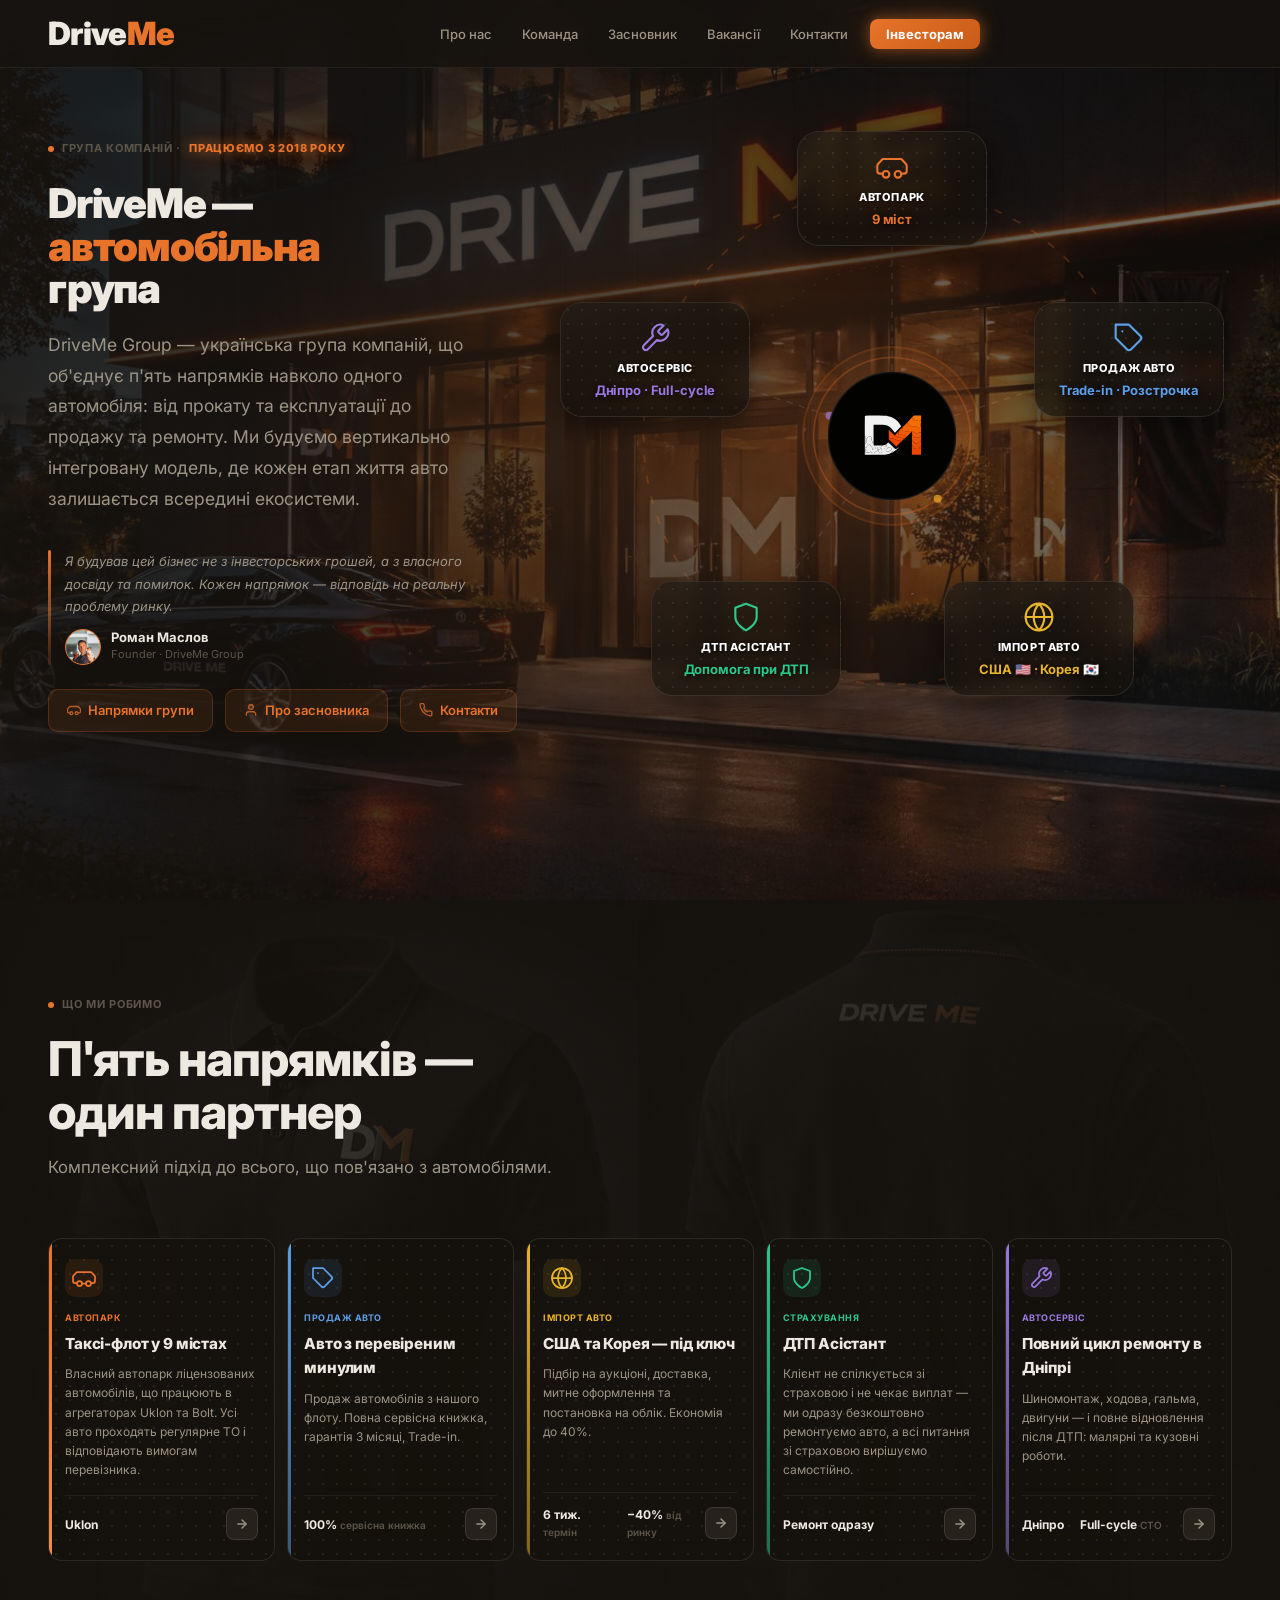
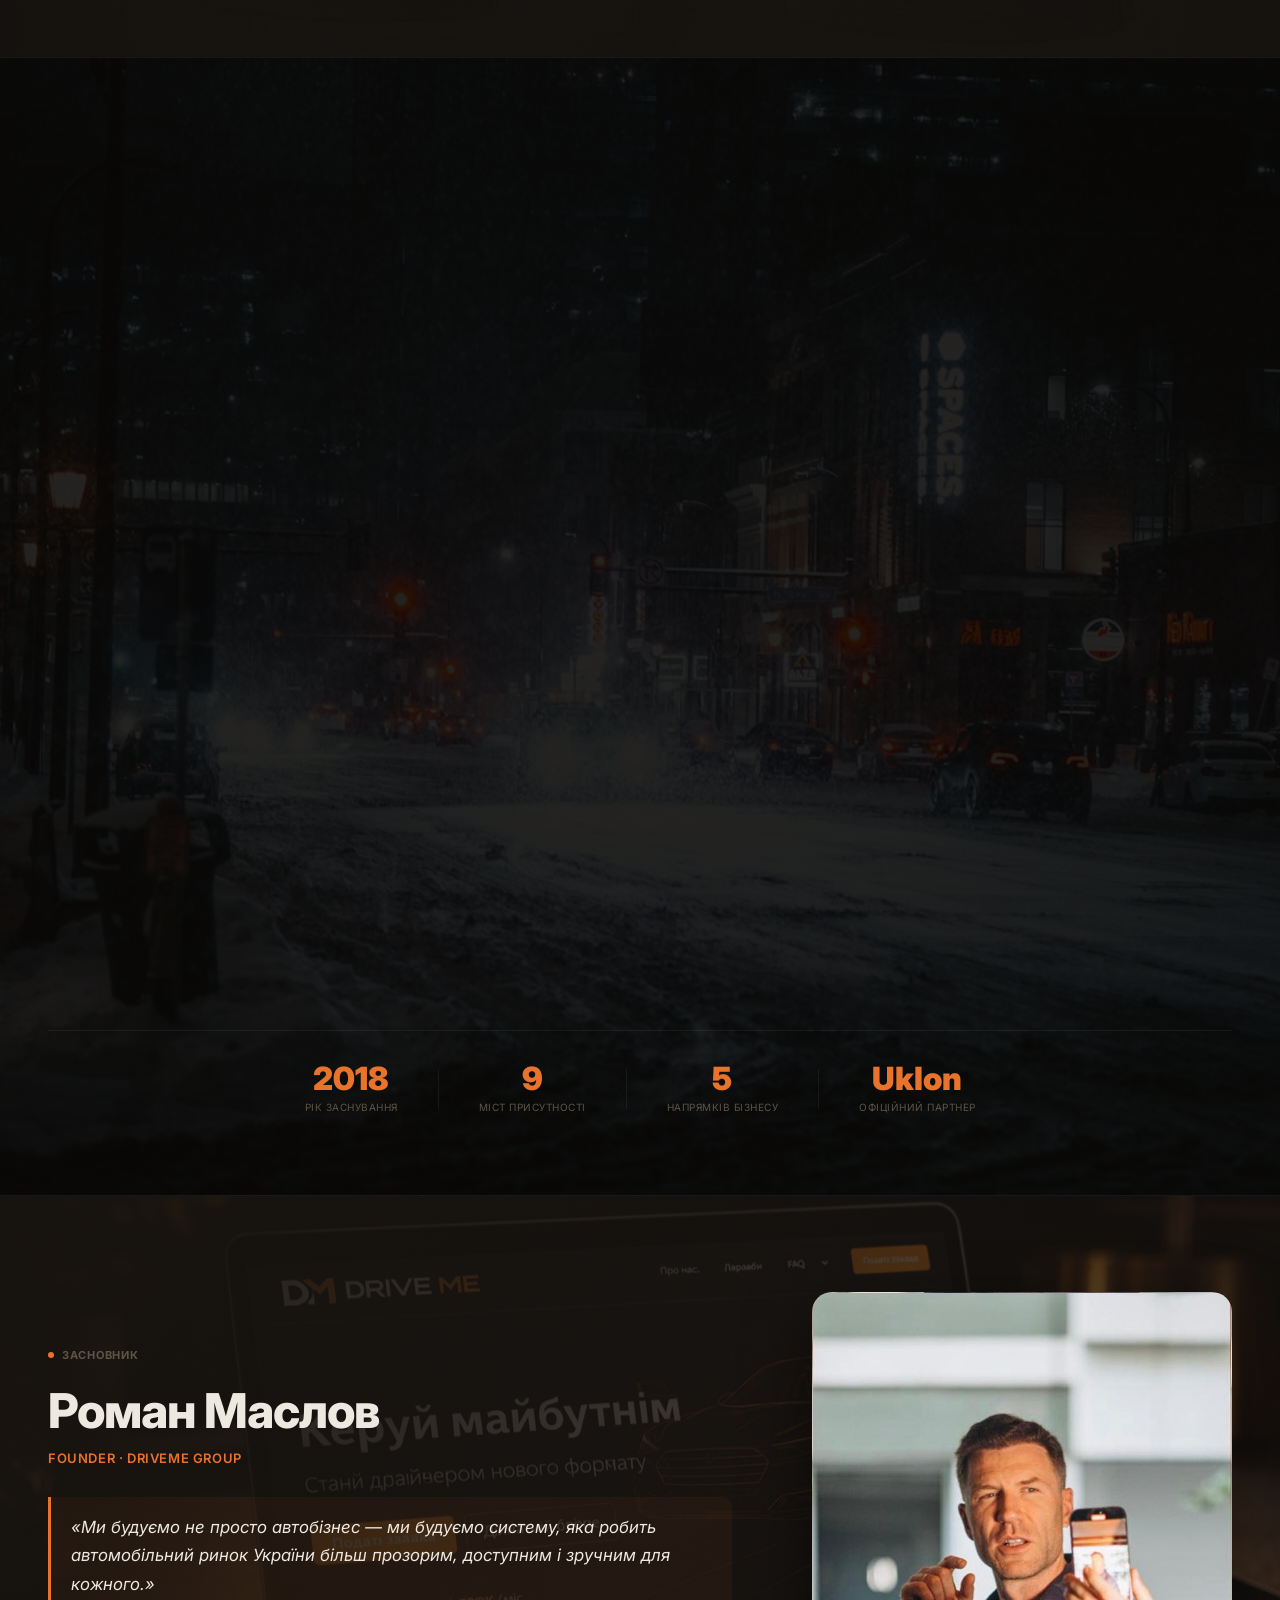
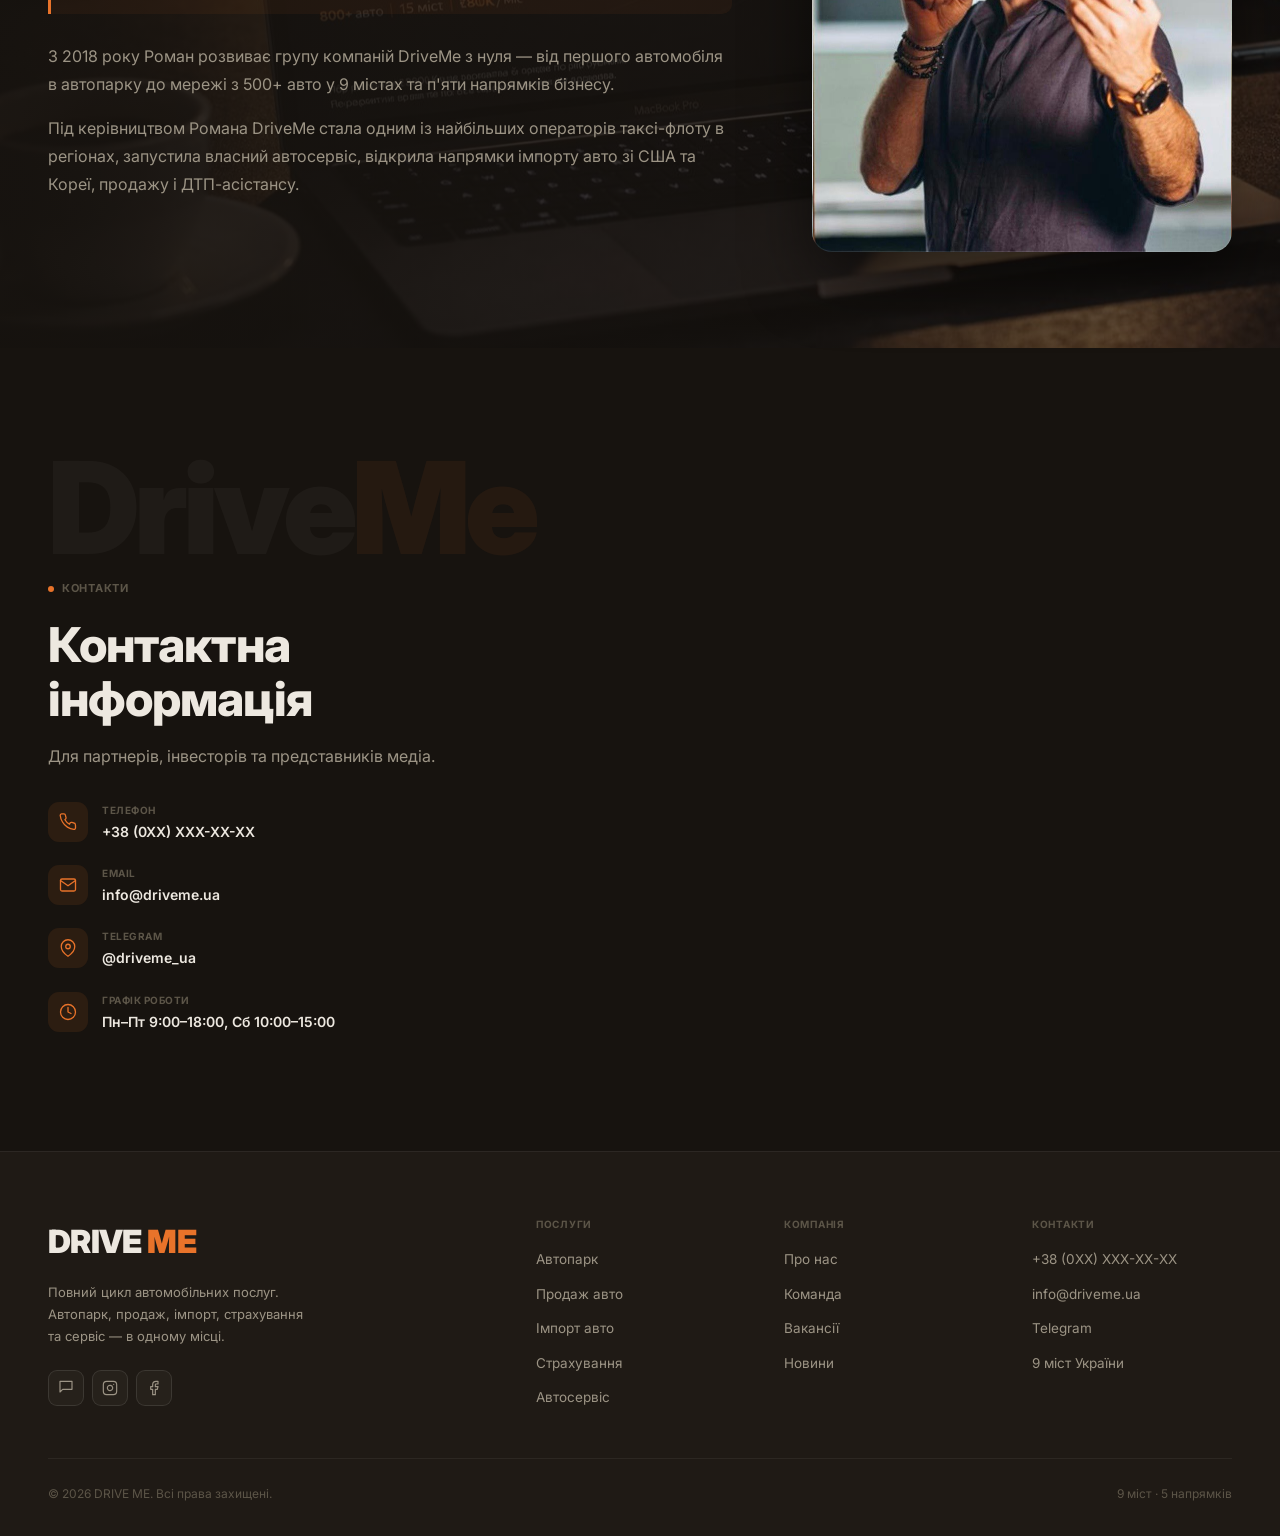
<file: index.html>
<!DOCTYPE html>
<html lang="uk">
<head>
<meta charset="UTF-8">
<link rel="icon" type="image/svg+xml" href="images/file-2.svg">
<meta name="viewport" content="width=device-width,initial-scale=1.0">
<title>DRIVE ME — Повний цикл автомобільних послуг</title>
<link rel="stylesheet" href="css/style.css?v=20260712">
<link rel="preconnect" href="https://fonts.googleapis.com">
<link href="https://fonts.googleapis.com/css2?family=Inter:wght@300;400;500;600;700;800;900&display=swap" rel="stylesheet">
<script src="js/main.js?v=20260709" defer></script>
</head>
<body>

<!-- ── NAVIGATION ── -->
<nav class="nav">
  <div class="nav-inner">
    <a href="index.html" class="nav-logo">
      <span class="nav-logo-name">Drive<em>Me</em></span>
    </a>
    <ul class="nav-links">
      <li><a href="pages/about.html" class="nav-link">Про нас</a></li>
      <li><a href="pages/team.html" class="nav-link">Команда</a></li>
      <li><a href="pages/founder.html" class="nav-link">Засновник</a></li>
      <li><a href="pages/vacancies.html" class="nav-link">Вакансії</a></li>
      <li><a href="#contact" class="nav-link">Контакти</a></li>
      <li><span class="nav-link nav-link--invest" onclick="openInvestModal()">Інвесторам</span></li>
    </ul>
    <div class="nav-cta"></div>
    <button class="hamburger" aria-label="Меню">
      <span></span><span></span><span></span>
    </button>
  </div>
</nav>

<!-- ── MOBILE NAV ── -->
<div class="mob-nav">
  <a href="pages/about.html" class="mob-nav-link"><span class="mob-nav-ico"><svg width="18" height="18" viewBox="0 0 24 24" fill="none" stroke="currentColor" stroke-width="1.75" stroke-linecap="round" stroke-linejoin="round"><circle cx="12" cy="12" r="10"/><line x1="12" y1="8" x2="12" y2="12"/><line x1="12" y1="16" x2="12.01" y2="16"/></svg></span>Про нас</a>
  <a href="pages/team.html" class="mob-nav-link"><span class="mob-nav-ico"><svg width="18" height="18" viewBox="0 0 24 24" fill="none" stroke="currentColor" stroke-width="1.75" stroke-linecap="round" stroke-linejoin="round"><path d="M17 21v-2a4 4 0 0 0-4-4H5a4 4 0 0 0-4 4v2"/><circle cx="9" cy="7" r="4"/><path d="M23 21v-2a4 4 0 0 0-3-3.87"/><path d="M16 3.13a4 4 0 0 1 0 7.75"/></svg></span>Команда</a>
  <a href="pages/founder.html" class="mob-nav-link"><span class="mob-nav-ico"><svg width="18" height="18" viewBox="0 0 24 24" fill="none" stroke="currentColor" stroke-width="1.75" stroke-linecap="round" stroke-linejoin="round"><path d="M20 21v-2a4 4 0 0 0-4-4H8a4 4 0 0 0-4 4v2"/><circle cx="12" cy="7" r="4"/></svg></span>Засновник</a>
  <a href="pages/vacancies.html" class="mob-nav-link"><span class="mob-nav-ico"><svg width="18" height="18" viewBox="0 0 24 24" fill="none" stroke="currentColor" stroke-width="1.75" stroke-linecap="round" stroke-linejoin="round"><rect x="2" y="7" width="20" height="14" rx="2"/><path d="M16 21V5a2 2 0 0 0-2-2h-4a2 2 0 0 0-2 2v16"/></svg></span>Вакансії</a>
  <a href="#contact" class="mob-nav-link"><span class="mob-nav-ico"><svg width="18" height="18" viewBox="0 0 24 24" fill="none" stroke="currentColor" stroke-width="1.75" stroke-linecap="round" stroke-linejoin="round"><path d="M22 16.92v3a2 2 0 0 1-2.18 2 19.79 19.79 0 0 1-8.63-3.07A19.5 19.5 0 0 1 4.69 12a19.79 19.79 0 0 1-3.07-8.67A2 2 0 0 1 3.61 1h3a2 2 0 0 1 2 1.72 12.84 12.84 0 0 0 .7 2.81 2 2 0 0 1-.45 2.11L8.09 9a16 16 0 0 0 6.29 6.29l1.36-1.36a2 2 0 0 1 2.11-.45 12.84 12.84 0 0 0 2.81.7A2 2 0 0 1 22 16.92z"/></svg></span>Контакти</a>
  <div class="mob-nav-link mob-nav-link--invest" onclick="openInvestModal()"><span class="mob-nav-ico"><svg width="18" height="18" viewBox="0 0 24 24" fill="none" stroke="currentColor" stroke-width="1.75" stroke-linecap="round" stroke-linejoin="round"><polyline points="22 7 13.5 15.5 8.5 10.5 2 17"/><polyline points="16 7 22 7 22 13"/></svg></span>Інвесторам</div>
</div>

<!-- ── HERO ── -->
<section class="hero">
  <div class="hero-glow"></div>
  <div class="hero-glow-r"></div>
  <div class="wrap">
    <div class="hero-inner">

      <!-- Text left column -->
      <div class="hero-body">
        <div class="hero-eyebrow">
          <div class="label">
            <div class="label-dot"></div>
            Група компаній · <span class="eyebrow-hl">Працюємо з 2018 року</span>
          </div>
        </div>
        <h1 class="hero-h">
          DriveMe —<br>
          <span>автомобільна</span><br>
          група
        </h1>
        <p class="hero-desc">
          DriveMe Group — українська група компаній, що об'єднує п'ять напрямків навколо одного автомобіля: від прокату та експлуатації до продажу та ремонту. Ми будуємо вертикально інтегровану модель, де кожен етап життя авто залишається всередині екосистеми.
        </p>
        <div class="hero-quote">
          <div class="hq-bar"></div>
          <div class="hq-body">
            <p class="hq-text">Я будував цей бізнес не з інвесторських грошей, а з власного досвіду та помилок. Кожен напрямок — відповідь на реальну проблему ринку.</p>
            <div class="hq-author">
              <div class="hq-photo" style="background-image:url('images/111222.jpeg')"></div>
              <div>
                <div class="hq-name">Роман Маслов</div>
                <div class="hq-role">Founder · DriveMe Group</div>
              </div>
            </div>
          </div>
        </div>
        <div class="hero-btns">
          <a href="#services" class="btn-ghost-hero">
            <svg width="14" height="14" viewBox="0 0 24 24" fill="none" stroke="currentColor" stroke-width="2.2" stroke-linecap="round" stroke-linejoin="round"><path d="M5 17H3a2 2 0 0 1-2-2v-4a2 2 0 0 1 .5-1.3L5 6h14l3.5 3.7A2 2 0 0 1 23 11v4a2 2 0 0 1-2 2h-2"/><circle cx="7.5" cy="17.5" r="2.5"/><circle cx="16.5" cy="17.5" r="2.5"/></svg>
            Напрямки групи
          </a>
          <a href="#founder" class="btn-ghost-hero">
            <svg width="14" height="14" viewBox="0 0 24 24" fill="none" stroke="currentColor" stroke-width="2.2" stroke-linecap="round" stroke-linejoin="round"><path d="M20 21v-2a4 4 0 0 0-4-4H8a4 4 0 0 0-4 4v2"/><circle cx="12" cy="7" r="4"/></svg>
            Про засновника
          </a>
          <a href="#contact" class="btn-ghost-hero">
            <svg width="14" height="14" viewBox="0 0 24 24" fill="none" stroke="currentColor" stroke-width="2.2" stroke-linecap="round" stroke-linejoin="round"><path d="M22 16.92v3a2 2 0 0 1-2.18 2 19.79 19.79 0 0 1-8.63-3.07A19.5 19.5 0 0 1 4.69 12a19.79 19.79 0 0 1-3.07-8.67A2 2 0 0 1 3.61 1h3a2 2 0 0 1 2 1.72 12.84 12.84 0 0 0 .7 2.81 2 2 0 0 1-.45 2.11L8.09 9a16 16 0 0 0 6.29 6.29l1.36-1.36a2 2 0 0 1 2.11-.45 12.84 12.84 0 0 0 2.81.7A2 2 0 0 1 22 16.92z"/></svg>
            Контакти
          </a>
        </div>
      </div>

      <!-- Orbital Visual — main hero element (right, dominant) -->
      <div class="hero-visual">
        <div class="orb-sys" id="orbSys">

          <!-- SVG: rings + lines + particles -->
          <svg class="orb-svg" viewBox="0 0 520 520" xmlns="http://www.w3.org/2000/svg">
            <defs>
              <radialGradient id="orbGlow" cx="50%" cy="50%" r="50%">
                <stop offset="0%" stop-color="#E8732A" stop-opacity="0.12"/>
                <stop offset="100%" stop-color="#E8732A" stop-opacity="0"/>
              </radialGradient>
              <!-- Paths for particle motion -->
              <path id="pp0" d="M260,260 L260,70"/>
              <path id="pp1" d="M260,260 L441,201"/>
              <path id="pp2" d="M260,260 L372,414"/>
              <path id="pp3" d="M260,260 L148,414"/>
              <path id="pp4" d="M260,260 L79,201"/>
            </defs>

            <!-- Background glow blob -->
            <circle cx="260" cy="260" r="210" fill="url(#orbGlow)"/>

            <!-- Outer orbit ring (marching ants) -->
            <circle class="orb-ring-out" cx="260" cy="260" r="190"/>

            <!-- Mid ring (static subtle) -->
            <circle class="orb-ring-mid" cx="260" cy="260" r="130"/>

            <!-- Inner halo -->
            <circle class="orb-ring-in" cx="260" cy="260" r="68"/>

            <!-- 5 connection lines -->
            <line class="orb-ln" id="ln-fleet"     x1="260" y1="260" x2="260" y2="70"/>
            <line class="orb-ln" id="ln-sales"     x1="260" y1="260" x2="441" y2="201"/>
            <line class="orb-ln" id="ln-import"    x1="260" y1="260" x2="372" y2="414"/>
            <line class="orb-ln" id="ln-insurance" x1="260" y1="260" x2="148" y2="414"/>
            <line class="orb-ln" id="ln-service"   x1="260" y1="260" x2="79"  y2="201"/>

            <!-- Traveling particles (one per line, staggered) -->
            <circle r="3" fill="#E8732A" opacity="0.7">
              <animateMotion dur="2.4s" repeatCount="indefinite"><mpath href="#pp0"/></animateMotion>
            </circle>
            <circle r="3" fill="#5B9FE8" opacity="0.7">
              <animateMotion dur="2.8s" repeatCount="indefinite" begin="-0.9s"><mpath href="#pp1"/></animateMotion>
            </circle>
            <circle r="3" fill="#E8B42A" opacity="0.7">
              <animateMotion dur="3.1s" repeatCount="indefinite" begin="-1.6s"><mpath href="#pp2"/></animateMotion>
            </circle>
            <circle r="3" fill="#2CC88A" opacity="0.7">
              <animateMotion dur="2.6s" repeatCount="indefinite" begin="-0.4s"><mpath href="#pp3"/></animateMotion>
            </circle>
            <circle r="3" fill="#9B78E0" opacity="0.7">
              <animateMotion dur="2.9s" repeatCount="indefinite" begin="-1.2s"><mpath href="#pp4"/></animateMotion>
            </circle>

            <!-- Center pulse rings -->
            <circle class="orb-pulse" cx="260" cy="260" r="60"/>
            <circle class="orb-pulse orb-pulse-lag" cx="260" cy="260" r="60"/>
          </svg>

          <!-- Center circle (logo / dynamic info) -->
          <div class="orb-center" id="orbCenter">
            <div class="orb-cd" id="orbDef">
              <div class="orb-cd-logo">
                <img src="images/file-2.svg" width="64" height="69" alt="DriveMe" style="display:block">
              </div>
            </div>
            <div class="orb-ci" id="orbInfo">
              <div class="orb-ci-tag" id="orbTag"></div>
              <div class="orb-ci-metric" id="orbMetric"></div>
              <div class="orb-ci-hint">Перейти →</div>
            </div>
          </div>

          <!-- ── 5 Service Nodes (190×115, half=95,57) ── -->
          <!-- Fleet: center(340,92) → left=245, top=35 -->
          <a class="orb-node" data-svc="fleet" 
             style="left:245px;top:35px;--nc:#E8732A;--nd:0s">
            <div class="orb-n-ico" style="color:#E8732A">
              <svg width="32" height="32" viewBox="0 0 24 24" fill="none" stroke="currentColor" stroke-width="1.6" stroke-linecap="round" stroke-linejoin="round">
                <path d="M5 17H3a2 2 0 0 1-2-2v-4a2 2 0 0 1 .5-1.3L5 6h14l3.5 3.7A2 2 0 0 1 23 11v4a2 2 0 0 1-2 2h-2"/>
                <circle cx="7.5" cy="17.5" r="2.5"/><circle cx="16.5" cy="17.5" r="2.5"/>
              </svg>
            </div>
            <div class="orb-n-lbl">Автопарк</div>
            <div class="orb-n-metric">9 міст</div>
          </a>

          <!-- Sales: center(577,263) → left=482, top=206 -->
          <a class="orb-node" data-svc="sales" 
             style="left:482px;top:206px;--nc:#5B9FE8;--nd:0.4s">
            <div class="orb-n-ico" style="color:#5B9FE8">
              <svg width="32" height="32" viewBox="0 0 24 24" fill="none" stroke="currentColor" stroke-width="1.6" stroke-linecap="round" stroke-linejoin="round">
                <path d="M20.59 13.41l-7.17 7.17a2 2 0 0 1-2.83 0L2 12V2h10l8.59 8.59a2 2 0 0 1 0 2.82z"/>
                <line x1="7" y1="7" x2="7.01" y2="7"/>
              </svg>
            </div>
            <div class="orb-n-lbl">Продаж авто</div>
            <div class="orb-n-metric">Trade-in · Розстрочка</div>
          </a>

          <!-- Import: center(487,542) → left=392, top=485 -->
          <a class="orb-node" data-svc="import" 
             style="left:392px;top:485px;--nc:#E8B42A;--nd:0.8s">
            <div class="orb-n-ico" style="color:#E8B42A">
              <svg width="32" height="32" viewBox="0 0 24 24" fill="none" stroke="currentColor" stroke-width="1.6" stroke-linecap="round" stroke-linejoin="round">
                <circle cx="12" cy="12" r="10"/>
                <line x1="2" y1="12" x2="22" y2="12"/>
                <path d="M12 2a15.3 15.3 0 0 1 4 10 15.3 15.3 0 0 1-4 10 15.3 15.3 0 0 1-4-10 15.3 15.3 0 0 1 4-10z"/>
              </svg>
            </div>
            <div class="orb-n-lbl">Імпорт авто</div>
            <div class="orb-n-metric">США 🇺🇸 · Корея 🇰🇷</div>
          </a>

          <!-- Insurance: center(194,542) → left=99, top=485 -->
          <a class="orb-node" data-svc="insurance" 
             style="left:99px;top:485px;--nc:#2CC88A;--nd:1.2s">
            <div class="orb-n-ico" style="color:#2CC88A">
              <svg width="32" height="32" viewBox="0 0 24 24" fill="none" stroke="currentColor" stroke-width="1.6" stroke-linecap="round" stroke-linejoin="round">
                <path d="M12 22s8-4 8-10V5l-8-3-8 3v7c0 6 8 10 8 10z"/>
              </svg>
            </div>
            <div class="orb-n-lbl">ДТП Асістант</div>
            <div class="orb-n-metric">Допомога при ДТП</div>
          </a>

          <!-- Service: center(103,263) → left=8, top=206 -->
          <a class="orb-node" data-svc="service" 
             style="left:8px;top:206px;--nc:#9B78E0;--nd:1.6s">
            <div class="orb-n-ico" style="color:#9B78E0">
              <svg width="32" height="32" viewBox="0 0 24 24" fill="none" stroke="currentColor" stroke-width="1.6" stroke-linecap="round" stroke-linejoin="round">
                <path d="M14.7 6.3a1 1 0 0 0 0 1.4l1.6 1.6a1 1 0 0 0 1.4 0l3.77-3.77a6 6 0 0 1-7.94 7.94l-6.91 6.91a2.12 2.12 0 0 1-3-3l6.91-6.91a6 6 0 0 1 7.94-7.94l-3.76 3.76z"/>
              </svg>
            </div>
            <div class="orb-n-lbl">Автосервіс</div>
            <div class="orb-n-metric">Дніпро · Full-cycle</div>
          </a>

        </div><!-- /orb-sys -->
      </div>
    </div>

    <!-- ── HERO ABOUT ROW ── -->
  </div>
</section>

<!-- ── SERVICES ── -->
<section id="services" style="background-image:linear-gradient(rgba(23,19,15,0.88),rgba(23,19,15,0.88)),url('images/photo_2026-05-23 00.38.04.jpeg');background-size:cover;background-position:center">
  <div class="wrap">
    <div class="sec-head reveal">
      <div class="label"><div class="label-dot"></div>Що ми робимо</div>
      <h2>П'ять напрямків —<br>один партнер</h2>
      <p>Комплексний підхід до всього, що пов'язано з автомобілями.</p>
    </div>

    <div class="services-grid">
      <!-- Fleet -->
      <a  class="svc-card svc-card-orange reveal">
        <div class="svc-ico ico-orange">
          <svg width="24" height="24" viewBox="0 0 24 24" fill="none" stroke="currentColor" stroke-width="1.75" stroke-linecap="round" stroke-linejoin="round"><path d="M5 17H3a2 2 0 0 1-2-2v-4a2 2 0 0 1 .5-1.3L5 6h14l3.5 3.7A2 2 0 0 1 23 11v4a2 2 0 0 1-2 2h-2"/><circle cx="7.5" cy="17.5" r="2.5"/><circle cx="16.5" cy="17.5" r="2.5"/><line x1="10" y1="17.5" x2="14" y2="17.5"/></svg>
        </div>
        <div class="svc-tag txt-accent">Автопарк</div>
        <div class="svc-title">Таксі-флот у 9 містах</div>
        <div class="svc-desc">Власний автопарк ліцензованих автомобілів, що працюють в агрегаторах Uklon та Bolt. Усі авто проходять регулярне ТО і відповідають вимогам перевізника.</div>
        <div class="svc-foot">
          <div class="svc-metrics">
            <div class="svc-met"><strong>Uklon</strong></div>
          </div>
          <div class="svc-arrow">
            <svg width="14" height="14" viewBox="0 0 24 24" fill="none" stroke="currentColor" stroke-width="2.5" stroke-linecap="round" stroke-linejoin="round"><line x1="5" y1="12" x2="19" y2="12"/><polyline points="12 5 19 12 12 19"/></svg>
          </div>
        </div>
      </a>

      <!-- Sales -->
      <a  class="svc-card svc-card-blue reveal rev-d1">
        <div class="svc-ico ico-blue">
          <svg width="24" height="24" viewBox="0 0 24 24" fill="none" stroke="currentColor" stroke-width="1.75" stroke-linecap="round" stroke-linejoin="round"><path d="M20.59 13.41l-7.17 7.17a2 2 0 0 1-2.83 0L2 12V2h10l8.59 8.59a2 2 0 0 1 0 2.82z"/><line x1="7" y1="7" x2="7.01" y2="7"/></svg>
        </div>
        <div class="svc-tag" style="color:var(--blue)">Продаж авто</div>
        <div class="svc-title">Авто з перевіреним минулим</div>
        <div class="svc-desc">Продаж автомобілів з нашого флоту. Повна сервісна книжка, гарантія 3 місяці, Trade-in.</div>
        <div class="svc-foot">
          <div class="svc-metrics">
            <div class="svc-met"><strong>100%</strong> сервісна книжка</div>
          </div>
          <div class="svc-arrow">
            <svg width="14" height="14" viewBox="0 0 24 24" fill="none" stroke="currentColor" stroke-width="2.5" stroke-linecap="round" stroke-linejoin="round"><line x1="5" y1="12" x2="19" y2="12"/><polyline points="12 5 19 12 12 19"/></svg>
          </div>
        </div>
      </a>

      <!-- Import -->
      <a  class="svc-card svc-card-yellow reveal rev-d2">
        <div class="svc-ico ico-yellow">
          <svg width="24" height="24" viewBox="0 0 24 24" fill="none" stroke="currentColor" stroke-width="1.75" stroke-linecap="round" stroke-linejoin="round"><circle cx="12" cy="12" r="10"/><line x1="2" y1="12" x2="22" y2="12"/><path d="M12 2a15.3 15.3 0 0 1 4 10 15.3 15.3 0 0 1-4 10 15.3 15.3 0 0 1-4-10 15.3 15.3 0 0 1 4-10z"/></svg>
        </div>
        <div class="svc-tag" style="color:var(--yellow)">Імпорт авто</div>
        <div class="svc-title">США та Корея — під ключ</div>
        <div class="svc-desc">Підбір на аукціоні, доставка, митне оформлення та постановка на облік. Економія до 40%.</div>
        <div class="svc-foot">
          <div class="svc-metrics">
            <div class="svc-met"><strong>6 тиж.</strong> термін</div>
            <div class="svc-met"><strong>−40%</strong> від ринку</div>
          </div>
          <div class="svc-arrow">
            <svg width="14" height="14" viewBox="0 0 24 24" fill="none" stroke="currentColor" stroke-width="2.5" stroke-linecap="round" stroke-linejoin="round"><line x1="5" y1="12" x2="19" y2="12"/><polyline points="12 5 19 12 12 19"/></svg>
          </div>
        </div>
      </a>

      <!-- Insurance -->
      <a  class="svc-card svc-card-green reveal rev-d1">
        <div class="svc-ico ico-green">
          <svg width="24" height="24" viewBox="0 0 24 24" fill="none" stroke="currentColor" stroke-width="1.75" stroke-linecap="round" stroke-linejoin="round"><path d="M12 22s8-4 8-10V5l-8-3-8 3v7c0 6 8 10 8 10z"/></svg>
        </div>
        <div class="svc-tag" style="color:var(--green)">Страхування</div>
        <div class="svc-title">ДТП Асістант</div>
        <div class="svc-desc">Клієнт не спілкується зі страховою і не чекає виплат — ми одразу безкоштовно ремонтуємо авто, а всі питання зі страховою вирішуємо самостійно.</div>
        <div class="svc-foot">
          <div class="svc-metrics">
            <div class="svc-met"><strong>Ремонт одразу</strong></div>
          </div>
          <div class="svc-arrow">
            <svg width="14" height="14" viewBox="0 0 24 24" fill="none" stroke="currentColor" stroke-width="2.5" stroke-linecap="round" stroke-linejoin="round"><line x1="5" y1="12" x2="19" y2="12"/><polyline points="12 5 19 12 12 19"/></svg>
          </div>
        </div>
      </a>

      <!-- Service -->
      <a  class="svc-card svc-card-purple reveal rev-d2">
        <div class="svc-ico ico-purple">
          <svg width="24" height="24" viewBox="0 0 24 24" fill="none" stroke="currentColor" stroke-width="1.75" stroke-linecap="round" stroke-linejoin="round"><path d="M14.7 6.3a1 1 0 0 0 0 1.4l1.6 1.6a1 1 0 0 0 1.4 0l3.77-3.77a6 6 0 0 1-7.94 7.94l-6.91 6.91a2.12 2.12 0 0 1-3-3l6.91-6.91a6 6 0 0 1 7.94-7.94l-3.76 3.76z"/></svg>
        </div>
        <div class="svc-tag" style="color:var(--purple)">Автосервіс</div>
        <div class="svc-title">Повний цикл ремонту в Дніпрі</div>
        <div class="svc-desc">Шиномонтаж, ходова, гальма, двигуни — і повне відновлення після ДТП: малярні та кузовні роботи.</div>
        <div class="svc-foot">
          <div class="svc-metrics">
            <div class="svc-met"><strong>Дніпро</strong></div>
            <div class="svc-met"><strong>Full-cycle</strong> СТО</div>
          </div>
          <div class="svc-arrow">
            <svg width="14" height="14" viewBox="0 0 24 24" fill="none" stroke="currentColor" stroke-width="2.5" stroke-linecap="round" stroke-linejoin="round"><line x1="5" y1="12" x2="19" y2="12"/><polyline points="12 5 19 12 12 19"/></svg>
          </div>
        </div>
      </a>

    </div>
  </div>
</section>

<!-- ── CITIES ── -->
<section id="geo" style="background-image:linear-gradient(rgba(8,6,4,0.88),rgba(8,6,4,0.88)),url('images/bg-winter.jpg');background-size:cover;background-position:center;padding:80px 0;border-top:1px solid var(--border);border-bottom:1px solid var(--border)">
  <div class="wrap">
    <div class="sec-head center reveal">
      <div class="label"><div class="label-dot"></div>Географія</div>
      <h2 style="margin-top:14px">Присутні в 9 містах України</h2>
      <p class="sec-sub" style="max-width:540px;margin:16px auto 0;color:var(--t3)">Від Львова до Дніпра — мережа, що охоплює ключові регіони країни</p>
    </div>

    <!-- City cards grid -->
    <div class="geo-grid reveal">

      <!-- Дніпро -->
      <div class="geo-card geo-card--hub" style="background-image:linear-gradient(160deg,rgba(10,8,6,0.78) 0%,rgba(10,8,6,0.52) 100%),url('images/city-dnipro.jpg');background-size:cover;background-position:center">
        <div class="geo-dot"></div>
        <div class="geo-city">Дніпро</div>
        <div class="geo-badge">Головний хаб</div>
        <div class="geo-tags">
          <span class="geo-tag">Автопарк</span>
          <span class="geo-tag">Автосервіс</span>
          <span class="geo-tag">Продаж авто</span>
          <span class="geo-tag">ДТП Асістант</span>
        </div>
      </div>

      <!-- Львів -->
      <div class="geo-card" style="background-image:linear-gradient(160deg,rgba(10,8,6,0.78) 0%,rgba(10,8,6,0.52) 100%),url('images/city-lviv.jpg');background-size:cover;background-position:center">
        <div class="geo-dot"></div>
        <div class="geo-city">Львів</div>
        <div class="geo-tags"><span class="geo-tag">Автопарк</span></div>
      </div>

      <!-- Вінниця -->
      <div class="geo-card" style="background-image:linear-gradient(160deg,rgba(10,8,6,0.78) 0%,rgba(10,8,6,0.52) 100%),url('images/city-vinnytsia.jpg');background-size:cover;background-position:center">
        <div class="geo-dot"></div>
        <div class="geo-city">Вінниця</div>
        <div class="geo-tags"><span class="geo-tag">Автопарк</span></div>
      </div>

      <!-- Полтава -->
      <div class="geo-card" style="background-image:linear-gradient(160deg,rgba(10,8,6,0.78) 0%,rgba(10,8,6,0.52) 100%),url('images/city-poltava.jpg');background-size:cover;background-position:center">
        <div class="geo-dot"></div>
        <div class="geo-city">Полтава</div>
        <div class="geo-tags"><span class="geo-tag">Автопарк</span></div>
      </div>

      <!-- Кривий Ріг -->
      <div class="geo-card" style="background-image:linear-gradient(160deg,rgba(10,8,6,0.78) 0%,rgba(10,8,6,0.52) 100%),url('images/city-kryvyirih.jpg');background-size:cover;background-position:center">
        <div class="geo-dot"></div>
        <div class="geo-city">Кривий Ріг</div>
        <div class="geo-tags"><span class="geo-tag">Автопарк</span></div>
      </div>

      <!-- Запоріжжя -->
      <div class="geo-card" style="background-image:linear-gradient(160deg,rgba(10,8,6,0.78) 0%,rgba(10,8,6,0.52) 100%),url('images/city-zaporizhzhia.jpg');background-size:cover;background-position:center">
        <div class="geo-dot"></div>
        <div class="geo-city">Запоріжжя</div>
        <div class="geo-tags"><span class="geo-tag">Автопарк</span></div>
      </div>

      <!-- Івано-Франківськ -->
      <div class="geo-card" style="background-image:linear-gradient(160deg,rgba(10,8,6,0.78) 0%,rgba(10,8,6,0.52) 100%),url('images/city-ivano.jpg');background-size:cover;background-position:center;background-color:#12100c">
        <div class="geo-dot"></div>
        <div class="geo-city">Івано-Франківськ</div>
        <div class="geo-tags"><span class="geo-tag">Автопарк</span></div>
      </div>

      <!-- Умань -->
      <div class="geo-card" style="background-image:linear-gradient(160deg,rgba(10,8,6,0.78) 0%,rgba(10,8,6,0.52) 100%),url('images/city-uman.jpg');background-size:cover;background-position:center;background-color:#12100c">
        <div class="geo-dot"></div>
        <div class="geo-city">Умань</div>
        <div class="geo-tags"><span class="geo-tag">Автопарк</span></div>
      </div>

      <!-- Дрогобич -->
      <div class="geo-card" style="background-image:linear-gradient(160deg,rgba(10,8,6,0.78) 0%,rgba(10,8,6,0.52) 100%),url('images/city-drohobych.jpg');background-size:cover;background-position:center;background-color:#12100c">
        <div class="geo-dot"></div>
        <div class="geo-city">Дрогобич</div>
        <div class="geo-tags"><span class="geo-tag">Автопарк</span></div>
      </div>

      <!-- Одеса — coming soon -->
      <div class="geo-card geo-card--soon" style="background-image:linear-gradient(160deg,rgba(10,8,6,0.88) 0%,rgba(10,8,6,0.72) 100%),url('images/city-odesa.jpg');background-size:cover;background-position:center">
        <div class="geo-dot geo-dot--soon"></div>
        <div class="geo-city" style="color:var(--t3)">Одеса</div>
        <div class="geo-tags"><span class="geo-tag geo-tag--soon">Незабаром</span></div>
      </div>

    </div>

    <!-- Info row -->
    <div class="geo-info-row reveal">
      <div class="geo-info-item"><span class="geo-info-val">2018</span><span class="geo-info-lbl">рік заснування</span></div>
      <div class="geo-info-sep"></div>
      <div class="geo-info-item"><span class="geo-info-val">9</span><span class="geo-info-lbl">міст присутності</span></div>
      <div class="geo-info-sep"></div>
      <div class="geo-info-item"><span class="geo-info-val">5</span><span class="geo-info-lbl">напрямків бізнесу</span></div>
      <div class="geo-info-sep"></div>
      <div class="geo-info-item"><span class="geo-info-val">Uklon</span><span class="geo-info-lbl">офіційний партнер</span></div>
    </div>

    <!-- (old SVG kept for reference - replaced) -->
    <div style="display:none"><svg viewBox="0 0 1320 580" xmlns="http://www.w3.org/2000/svg" style="width:100%;display:block;margin:0 auto;overflow:visible">
        <defs>
          <filter id="gcity" x="-60%" y="-60%" width="220%" height="220%">
            <feGaussianBlur stdDeviation="5" result="b"/>
            <feMerge><feMergeNode in="b"/><feMergeNode in="SourceGraphic"/></feMerge>
          </filter>
          <filter id="gcity2" x="-60%" y="-60%" width="220%" height="220%">
            <feGaussianBlur stdDeviation="10" result="b"/>
            <feMerge><feMergeNode in="b"/><feMergeNode in="SourceGraphic"/></feMerge>
          </filter>
        </defs>

        <!-- ══ ЛІВА ПАНЕЛЬ ══ -->
        <line x1="158" y1="50" x2="158" y2="530" stroke="#E8732A" stroke-opacity=".18" stroke-width="1"/>
        <text x="79" y="72" font-family="Inter,system-ui,sans-serif" font-size="10" font-weight="700" fill="#555" text-anchor="middle" letter-spacing="2">DRIVEME GROUP</text>
        <text x="79" y="175" font-family="Inter,system-ui,sans-serif" font-size="34" font-weight="900" fill="#E8732A" text-anchor="middle">2018</text>
        <text x="79" y="195" font-family="Inter,system-ui,sans-serif" font-size="10" fill="#555" text-anchor="middle">рік заснування</text>
        <text x="79" y="300" font-family="Inter,system-ui,sans-serif" font-size="38" font-weight="900" fill="#E8732A" text-anchor="middle">7</text>
        <text x="79" y="320" font-family="Inter,system-ui,sans-serif" font-size="10" fill="#555" text-anchor="middle">міст присутності</text>
        <text x="79" y="390" font-family="Inter,system-ui,sans-serif" font-size="38" font-weight="900" fill="#E8732A" text-anchor="middle">5</text>
        <text x="79" y="410" font-family="Inter,system-ui,sans-serif" font-size="10" fill="#555" text-anchor="middle">напрямків бізнесу</text>
        <text x="79" y="462" font-family="Inter,system-ui,sans-serif" font-size="13" font-weight="700" fill="#E8732A" text-anchor="middle">Uklon</text>
        <text x="79" y="478" font-family="Inter,system-ui,sans-serif" font-size="10" fill="#555" text-anchor="middle">офіційний партнер</text>

        <!-- ══ ПРАВА ПАНЕЛЬ ══ -->
        <line x1="1162" y1="50" x2="1162" y2="530" stroke="#E8732A" stroke-opacity=".18" stroke-width="1"/>
        <text x="1241" y="72" font-family="Inter,system-ui,sans-serif" font-size="10" font-weight="700" fill="#555" text-anchor="middle" letter-spacing="2">СЕРВІСИ</text>
        <!-- Автопарк -->
        <circle cx="1178" cy="120" r="4" fill="#E8732A"/>
        <text x="1190" y="124" font-family="Inter,system-ui,sans-serif" font-size="13" font-weight="600" fill="#ddd">Автопарк</text>
        <text x="1190" y="139" font-family="Inter,system-ui,sans-serif" font-size="10" fill="#555">усі 9 міст</text>
        <!-- Автосервіс -->
        <circle cx="1178" cy="175" r="4" fill="#E8732A"/>
        <text x="1190" y="179" font-family="Inter,system-ui,sans-serif" font-size="13" font-weight="600" fill="#ddd">Автосервіс</text>
        <text x="1190" y="194" font-family="Inter,system-ui,sans-serif" font-size="10" fill="#555">Дніпро</text>
        <!-- Продаж авто -->
        <circle cx="1178" cy="230" r="4" fill="#E8732A"/>
        <text x="1190" y="234" font-family="Inter,system-ui,sans-serif" font-size="13" font-weight="600" fill="#ddd">Продаж авто</text>
        <text x="1190" y="249" font-family="Inter,system-ui,sans-serif" font-size="10" fill="#555">Дніпро · Київ</text>
        <!-- ДТП -->
        <circle cx="1178" cy="285" r="4" fill="#E8732A"/>
        <text x="1190" y="289" font-family="Inter,system-ui,sans-serif" font-size="13" font-weight="600" fill="#ddd">ДТП Асістант</text>
        <text x="1190" y="304" font-family="Inter,system-ui,sans-serif" font-size="10" fill="#555">Дніпро</text>
        <!-- Імпорт -->
        <circle cx="1178" cy="340" r="4" fill="#E8732A"/>
        <text x="1190" y="344" font-family="Inter,system-ui,sans-serif" font-size="13" font-weight="600" fill="#ddd">Імпорт авто</text>
        <text x="1190" y="359" font-family="Inter,system-ui,sans-serif" font-size="10" fill="#555">США · Корея</text>
        <!-- Divider -->
        <line x1="1170" y1="378" x2="1305" y2="378" stroke="#2a2a2a" stroke-width="1"/>
        <!-- Одеса coming soon -->
        <circle cx="1178" cy="405" r="4" fill="none" stroke="#555" stroke-width="1" stroke-dasharray="3 2"/>
        <text x="1190" y="409" font-family="Inter,system-ui,sans-serif" font-size="13" font-weight="600" fill="#555">Одеса</text>
        <text x="1190" y="424" font-family="Inter,system-ui,sans-serif" font-size="10" fill="#444">Незабаром</text>

        <!-- ══ АКТИВНІ З'ЄДНАННЯ ══ -->
        <g stroke="#E8732A" stroke-width="1.2" fill="none" stroke-dasharray="6 9">
          <line x1="235" y1="268" x2="590" y2="148" stroke-opacity=".30"/><!-- Львів—Київ -->
          <line x1="235" y1="268" x2="375" y2="340" stroke-opacity=".22"/><!-- Львів—Вінниця -->
          <line x1="590" y1="148" x2="375" y2="340" stroke-opacity=".24"/><!-- Київ—Вінниця -->
          <line x1="590" y1="148" x2="745" y2="222" stroke-opacity=".28"/><!-- Київ—Полтава -->
          <line x1="590" y1="148" x2="858" y2="325" stroke-opacity=".30"/><!-- Київ—Дніпро -->
          <line x1="745" y1="222" x2="858" y2="325" stroke-opacity=".26"/><!-- Полтава—Дніпро -->
          <line x1="375" y1="340" x2="700" y2="428" stroke-opacity=".22"/><!-- Вінниця—КривийРіг -->
          <line x1="858" y1="325" x2="700" y2="428" stroke-opacity=".28"/><!-- Дніпро—КривийРіг -->
          <line x1="858" y1="325" x2="960" y2="432" stroke-opacity=".26"/><!-- Дніпро—Запоріжжя -->
          <line x1="960" y1="432" x2="700" y2="428" stroke-opacity=".22"/><!-- Запоріжжя—КривийРіг -->
        </g>

        <!-- ── Одеса: незабаром (fade) ── -->
        <g stroke="#E8732A" stroke-width="1" fill="none" stroke-dasharray="4 12" opacity=".2">
          <line x1="375" y1="340" x2="548" y2="500"/>
          <line x1="700" y1="428" x2="548" y2="500"/>
        </g>

        <!-- ══ МІСТА ══ -->

        <!-- ЛЬВІВ -->
        <circle cx="235" cy="268" r="10" fill="#E8732A" fill-opacity="0.14">
          <animate attributeName="r" values="10;32;10" dur="3.2s" begin="0s" repeatCount="indefinite"/>
          <animate attributeName="fill-opacity" values="0.14;0;0.14" dur="3.2s" begin="0s" repeatCount="indefinite"/>
        </circle>
        <circle cx="235" cy="268" r="8" fill="#E8732A" fill-opacity="0.2"/>
        <circle cx="235" cy="268" r="5" fill="#E8732A" filter="url(#gcity)"/>
        <text x="235" y="235" font-family="Inter,system-ui,sans-serif" font-size="16" font-weight="700" fill="#ffffff" text-anchor="middle">Львів</text>
        <text x="235" y="253" font-family="Inter,system-ui,sans-serif" font-size="11" fill="#E8732A" text-anchor="middle">Автопарк</text>

        <!-- КИЇВ -->
        <circle cx="590" cy="148" r="14" fill="#E8732A" fill-opacity="0.14">
          <animate attributeName="r" values="14;42;14" dur="2.8s" begin=".4s" repeatCount="indefinite"/>
          <animate attributeName="fill-opacity" values="0.18;0;0.18" dur="2.8s" begin=".4s" repeatCount="indefinite"/>
        </circle>
        <circle cx="590" cy="148" r="12" fill="#E8732A" fill-opacity="0.22"/>
        <circle cx="590" cy="148" r="7" fill="#E8732A" filter="url(#gcity2)"/>
        <text x="590" y="108" font-family="Inter,system-ui,sans-serif" font-size="18" font-weight="800" fill="#ffffff" text-anchor="middle">Київ</text>
        <text x="590" y="126" font-family="Inter,system-ui,sans-serif" font-size="11" fill="#E8732A" text-anchor="middle">Продаж та купівля авто</text>

        <!-- ПОЛТАВА -->
        <circle cx="745" cy="222" r="10" fill="#E8732A" fill-opacity="0.14">
          <animate attributeName="r" values="10;32;10" dur="3.3s" begin=".9s" repeatCount="indefinite"/>
          <animate attributeName="fill-opacity" values="0.14;0;0.14" dur="3.3s" begin=".9s" repeatCount="indefinite"/>
        </circle>
        <circle cx="745" cy="222" r="8" fill="#E8732A" fill-opacity="0.2"/>
        <circle cx="745" cy="222" r="5" fill="#E8732A" filter="url(#gcity)"/>
        <text x="745" y="190" font-family="Inter,system-ui,sans-serif" font-size="16" font-weight="700" fill="#ffffff" text-anchor="middle">Полтава</text>
        <text x="745" y="208" font-family="Inter,system-ui,sans-serif" font-size="11" fill="#E8732A" text-anchor="middle">Автопарк</text>

        <!-- ВІННИЦЯ -->
        <circle cx="375" cy="340" r="10" fill="#E8732A" fill-opacity="0.14">
          <animate attributeName="r" values="10;32;10" dur="3.5s" begin=".8s" repeatCount="indefinite"/>
          <animate attributeName="fill-opacity" values="0.14;0;0.14" dur="3.5s" begin=".8s" repeatCount="indefinite"/>
        </circle>
        <circle cx="375" cy="340" r="8" fill="#E8732A" fill-opacity="0.2"/>
        <circle cx="375" cy="340" r="5" fill="#E8732A" filter="url(#gcity)"/>
        <text x="280" y="334" font-family="Inter,system-ui,sans-serif" font-size="16" font-weight="700" fill="#ffffff" text-anchor="middle">Вінниця</text>
        <text x="280" y="352" font-family="Inter,system-ui,sans-serif" font-size="11" fill="#E8732A" text-anchor="middle">Автопарк</text>

        <!-- ДНІПРО (головний хаб) -->
        <circle cx="858" cy="325" r="14" fill="#E8732A" fill-opacity="0.14">
          <animate attributeName="r" values="14;40;14" dur="3.1s" begin="1.2s" repeatCount="indefinite"/>
          <animate attributeName="fill-opacity" values="0.18;0;0.18" dur="3.1s" begin="1.2s" repeatCount="indefinite"/>
        </circle>
        <circle cx="858" cy="325" r="11" fill="#E8732A" fill-opacity="0.22"/>
        <circle cx="858" cy="325" r="6" fill="#E8732A" filter="url(#gcity2)"/>
        <text x="858" y="290" font-family="Inter,system-ui,sans-serif" font-size="17" font-weight="800" fill="#ffffff" text-anchor="middle">Дніпро</text>
        <text x="858" y="307" font-family="Inter,system-ui,sans-serif" font-size="10" fill="#E8732A" text-anchor="middle">Автопарк · Автосервіс</text>
        <text x="858" y="320" font-family="Inter,system-ui,sans-serif" font-size="10" fill="#E8732A" text-anchor="middle">Продаж авто · ДТП Асістант</text>

        <!-- КРИВИЙ РІГ -->
        <circle cx="700" cy="428" r="10" fill="#E8732A" fill-opacity="0.14">
          <animate attributeName="r" values="10;32;10" dur="3.4s" begin=".6s" repeatCount="indefinite"/>
          <animate attributeName="fill-opacity" values="0.14;0;0.14" dur="3.4s" begin=".6s" repeatCount="indefinite"/>
        </circle>
        <circle cx="700" cy="428" r="8" fill="#E8732A" fill-opacity="0.2"/>
        <circle cx="700" cy="428" r="5" fill="#E8732A" filter="url(#gcity)"/>
        <text x="610" y="420" font-family="Inter,system-ui,sans-serif" font-size="16" font-weight="700" fill="#ffffff" text-anchor="middle">Кривий Ріг</text>
        <text x="610" y="438" font-family="Inter,system-ui,sans-serif" font-size="11" fill="#E8732A" text-anchor="middle">Автопарк</text>

        <!-- ЗАПОРІЖЖЯ -->
        <circle cx="960" cy="432" r="10" fill="#E8732A" fill-opacity="0.14">
          <animate attributeName="r" values="10;32;10" dur="3.7s" begin="1.6s" repeatCount="indefinite"/>
          <animate attributeName="fill-opacity" values="0.14;0;0.14" dur="3.7s" begin="1.6s" repeatCount="indefinite"/>
        </circle>
        <circle cx="960" cy="432" r="8" fill="#E8732A" fill-opacity="0.2"/>
        <circle cx="960" cy="432" r="5" fill="#E8732A" filter="url(#gcity)"/>
        <text x="1062" y="424" font-family="Inter,system-ui,sans-serif" font-size="16" font-weight="700" fill="#ffffff" text-anchor="middle">Запоріжжя</text>
        <text x="1062" y="442" font-family="Inter,system-ui,sans-serif" font-size="11" fill="#E8732A" text-anchor="middle">Автопарк</text>

        <!-- ОДЕСА (незабаром) -->
        <circle cx="548" cy="500" r="7" fill="#888" fill-opacity="0.15"/>
        <circle cx="548" cy="500" r="4" fill="#aaa" fill-opacity="0.35"/>
        <text x="548" y="524" font-family="Inter,system-ui,sans-serif" font-size="14" font-weight="700" fill="#666" text-anchor="middle">Одеса</text>
        <text x="548" y="540" font-family="Inter,system-ui,sans-serif" font-size="10" fill="#555" text-anchor="middle">Незабаром</text>
      </svg>
    </div></div>

  </div>
</section>

<!-- ── FOUNDER ── -->
<section id="founder" style="background-image:linear-gradient(105deg,rgba(23,19,15,0.97) 0%,rgba(23,19,15,0.82) 55%,rgba(23,19,15,0.55) 100%),url('images/photo_2026-05-23 00.38.20.jpeg');background-size:cover;background-position:center">
  <div class="wrap">
    <div class="founder-block reveal">

      <!-- Left: text -->
      <div class="founder-body">
        <div class="label" style="margin-bottom:20px"><div class="label-dot"></div>Засновник</div>
        <h2>Роман Маслов</h2>
        <div class="founder-title">Founder · DriveMe Group</div>

        <blockquote class="founder-quote">
          «Ми будуємо не просто автобізнес — ми будуємо систему, яка робить автомобільний ринок України більш прозорим, доступним і зручним для кожного.»
        </blockquote>

        <p style="margin-bottom:16px">
          З 2018 року Роман розвиває групу компаній DriveMe з нуля — від першого автомобіля в автопарку до мережі з 500+ авто у 9 містах та п'яти напрямків бізнесу.
        </p>
        <p>
          Під керівництвом Романа DriveMe стала одним із найбільших операторів таксі-флоту в регіонах, запустила власний автосервіс, відкрила напрямки імпорту авто зі США та Кореї, продажу і ДТП-асістансу.
        </p>

      </div>

      <!-- Right: photo -->
      <div class="founder-photo-wrap reveal rev-d2">
        <div class="founder-photo" style="background-image:url('images/111222.jpeg')"></div>
      </div>

    </div>
  </div>
</section>

<!-- ── CONTACT ── -->
<section id="contact">
  <div class="wrap">
    <div class="brand-wm" aria-hidden="true">Drive<span>Me</span></div>
    <div class="contact-grid">
      <div class="reveal">
        <div class="label" style="margin-bottom:20px"><div class="label-dot"></div>Контакти</div>
        <h2>Контактна<br>інформація</h2>
        <p style="margin:16px 0 32px">Для партнерів, інвесторів та представників медіа.</p>
        <div class="contact-item">
          <div class="contact-ico"><svg width="18" height="18" viewBox="0 0 24 24" fill="none" stroke="currentColor" stroke-width="1.75" stroke-linecap="round" stroke-linejoin="round"><path d="M22 16.92v3a2 2 0 0 1-2.18 2 19.79 19.79 0 0 1-8.63-3.07A19.5 19.5 0 0 1 4.69 12a19.79 19.79 0 0 1-3.07-8.67A2 2 0 0 1 3.6 1.27h3a2 2 0 0 1 2 1.72c.127.96.361 1.903.7 2.81a2 2 0 0 1-.45 2.11L7.91 8.96a16 16 0 0 0 6.07 6.07l.96-1.96a2 2 0 0 1 2.11-.45c.907.339 1.85.573 2.81.7A2 2 0 0 1 21.73 15z"/></svg></div>
          <div><div class="ci-lbl">Телефон</div><div class="ci-val">+38 (0XX) XXX-XX-XX</div></div>
        </div>
        <div class="contact-item">
          <div class="contact-ico"><svg width="18" height="18" viewBox="0 0 24 24" fill="none" stroke="currentColor" stroke-width="1.75" stroke-linecap="round" stroke-linejoin="round"><path d="M4 4h16c1.1 0 2 .9 2 2v12c0 1.1-.9 2-2 2H4c-1.1 0-2-.9-2-2V6c0-1.1.9-2 2-2z"/><polyline points="22,6 12,13 2,6"/></svg></div>
          <div><div class="ci-lbl">Email</div><div class="ci-val">info@driveme.ua</div></div>
        </div>
        <div class="contact-item">
          <div class="contact-ico"><svg width="18" height="18" viewBox="0 0 24 24" fill="none" stroke="currentColor" stroke-width="1.75" stroke-linecap="round" stroke-linejoin="round"><path d="M21 10c0 7-9 13-9 13s-9-6-9-13a9 9 0 0 1 18 0z"/><circle cx="12" cy="10" r="3"/></svg></div>
          <div><div class="ci-lbl">Telegram</div><div class="ci-val">@driveme_ua</div></div>
        </div>
        <div class="contact-item">
          <div class="contact-ico"><svg width="18" height="18" viewBox="0 0 24 24" fill="none" stroke="currentColor" stroke-width="1.75" stroke-linecap="round" stroke-linejoin="round"><circle cx="12" cy="12" r="10"/><polyline points="12 6 12 12 16 14"/></svg></div>
          <div><div class="ci-lbl">Графік роботи</div><div class="ci-val">Пн–Пт 9:00–18:00, Сб 10:00–15:00</div></div>
        </div>
      </div>
    </div>
  </div>
</section>

<!-- ── FOOTER ── -->
<footer class="footer">
  <div class="wrap">
    <div class="footer-grid">
      <div class="footer-brand">
        <a href="index.html" class="nav-logo" style="margin-bottom:0">
          <span class="nav-logo-name">DRIVE<em>&nbsp;ME</em></span>
        </a>
        <p>Повний цикл автомобільних послуг. Автопарк, продаж, імпорт, страхування та сервіс — в одному місці.</p>
        <div class="footer-social">
          <a href="#" class="social-btn"><svg width="16" height="16" viewBox="0 0 24 24" fill="none" stroke="currentColor" stroke-width="1.75" stroke-linecap="round" stroke-linejoin="round"><path d="M21 2H3v16l4-4h14V2z"/></svg></a>
          <a href="#" class="social-btn"><svg width="16" height="16" viewBox="0 0 24 24" fill="none" stroke="currentColor" stroke-width="1.75" stroke-linecap="round" stroke-linejoin="round"><rect x="2" y="2" width="20" height="20" rx="5"/><path d="M16 11.37A4 4 0 1 1 12.63 8 4 4 0 0 1 16 11.37z"/><line x1="17.5" y1="6.5" x2="17.51" y2="6.5"/></svg></a>
          <a href="#" class="social-btn"><svg width="16" height="16" viewBox="0 0 24 24" fill="none" stroke="currentColor" stroke-width="1.75" stroke-linecap="round" stroke-linejoin="round"><path d="M18 2h-3a5 5 0 0 0-5 5v3H7v4h3v8h4v-8h3l1-4h-4V7a1 1 0 0 1 1-1h3z"/></svg></a>
        </div>
      </div>
      <div class="footer-col">
        <h5>Послуги</h5>
        <ul>
          <li><a >Автопарк</a></li>
          <li><a >Продаж авто</a></li>
          <li><a >Імпорт авто</a></li>
          <li><a >Страхування</a></li>
          <li><a >Автосервіс</a></li>
        </ul>
      </div>
      <div class="footer-col">
        <h5>Компанія</h5>
        <ul>
          <li><a href="#">Про нас</a></li>
          <li><a href="#">Команда</a></li>
          <li><a href="#">Вакансії</a></li>
          <li><a href="#">Новини</a></li>
        </ul>
      </div>
      <div class="footer-col">
        <h5>Контакти</h5>
        <ul>
          <li><a href="tel:+380000000000">+38 (0XX) XXX-XX-XX</a></li>
          <li><a href="mailto:info@driveme.ua">info@driveme.ua</a></li>
          <li><a href="#">Telegram</a></li>
          <li><a href="#">9 міст України</a></li>
        </ul>
      </div>
    </div>
    <div class="footer-bottom">
      <p>© 2026 DRIVE ME. Всі права захищені.</p>
      <span>9 міст · 5 напрямків</span>
    </div>
  </div>
</footer>




<!-- INVEST-MODAL -->
<div id="invest-modal" style="display:none;position:fixed;inset:0;z-index:9999;justify-content:center;"></div>
<script>
(function(){
  var BOX_HTML = '<div id="imod-inner" style="position:relative;z-index:1;background:#1F1A15;color:#F0EBE3;border:1px solid rgba(255,255,255,0.12);padding:32px 24px 40px;box-shadow:0 12px 60px rgba(0,0,0,.85);box-sizing:border-box;width:100%;max-width:480px;">'
    + '<button onclick="_iClose()" style="position:absolute;top:16px;right:16px;width:36px;height:36px;border-radius:50%;background:rgba(255,255,255,0.08);border:1px solid rgba(255,255,255,0.15);color:#F0EBE3;display:flex;align-items:center;justify-content:center;cursor:pointer;font-size:18px;line-height:1;">&#10005;</button>'
    + '<div style="display:inline-flex;align-items:center;gap:7px;font-size:11px;font-weight:700;letter-spacing:.1em;text-transform:uppercase;color:#E8732A;margin-bottom:12px;"><span style="width:6px;height:6px;border-radius:50%;background:#E8732A;display:inline-block;"></span>&#1030;&#1085;&#1074;&#1077;&#1089;&#1090;&#1086;&#1088;&#1072;&#1084;</div>'
    + '<h2 style="font-size:1.5rem;font-weight:900;letter-spacing:-.02em;color:#F0EBE3;margin:0 0 8px;">&#1047;&#1074;&#700;&#1103;&#1079;&#1072;&#1090;&#1080;&#1089;&#1103; &#1079; &#1085;&#1072;&#1084;&#1080;</h2>'
    + '<p style="font-size:.9rem;line-height:1.7;color:rgba(240,235,227,0.65);margin:0 0 24px;">&#1047;&#1072;&#1083;&#1080;&#1096;&#1090;&#1077; &#1082;&#1086;&#1085;&#1090;&#1072;&#1082;&#1090;&#1080; &#8212; &#1084;&#1080; &#1079;&#1074;&#700;&#1103;&#1078;&#1077;&#1084;&#1086;&#1089;&#1100; &#1110; &#1088;&#1086;&#1079;&#1082;&#1072;&#1078;&#1077;&#1084;&#1086; &#1073;&#1110;&#1083;&#1100;&#1096;&#1077; &#1087;&#1088;&#1086; &#1084;&#1086;&#1078;&#1083;&#1080;&#1074;&#1086;&#1089;&#1090;&#1110; &#1089;&#1087;&#1110;&#1074;&#1087;&#1088;&#1072;&#1094;&#1110; &#1079; DriveMe Group.</p>'
    + '<form id="invest-form" onsubmit="return _iSubmit(this)" style="display:flex;flex-direction:column;gap:10px;">'
    + '<input type="text" name="name" placeholder="&#1042;&#1072;&#1096;&#1077; &#1110;&#1084;&#700;&#1103;" required autocomplete="name" style="background:rgba(255,255,255,0.07);border:1px solid rgba(255,255,255,0.15);border-radius:12px;padding:13px 16px;font-size:14px;color:#F0EBE3;font-family:inherit;outline:none;box-sizing:border-box;width:100%;">'
    + '<input type="tel" name="phone" placeholder="&#1058;&#1077;&#1083;&#1077;&#1092;&#1086;&#1085;" required autocomplete="tel" style="background:rgba(255,255,255,0.07);border:1px solid rgba(255,255,255,0.15);border-radius:12px;padding:13px 16px;font-size:14px;color:#F0EBE3;font-family:inherit;outline:none;box-sizing:border-box;width:100%;">'
    + '<input type="email" name="email" placeholder="Email (&#1085;&#1077;&#1086;&#1073;&#1086;&#1074;&#700;&#1103;&#1079;&#1082;&#1086;&#1074;&#1086;)" autocomplete="email" style="background:rgba(255,255,255,0.07);border:1px solid rgba(255,255,255,0.15);border-radius:12px;padding:13px 16px;font-size:14px;color:#F0EBE3;font-family:inherit;outline:none;box-sizing:border-box;width:100%;">'
    + '<textarea name="message" placeholder="&#1050;&#1086;&#1088;&#1086;&#1090;&#1082;&#1086; &#1087;&#1088;&#1086; &#1089;&#1077;&#1073;&#1077; &#1072;&#1073;&#1086; &#1079;&#1072;&#1087;&#1080;&#1090;" rows="3" style="background:rgba(255,255,255,0.07);border:1px solid rgba(255,255,255,0.15);border-radius:12px;padding:13px 16px;font-size:14px;color:#F0EBE3;font-family:inherit;outline:none;resize:none;box-sizing:border-box;width:100%;"></textarea>'
    + '<button type="submit" style="margin-top:4px;width:100%;padding:15px 24px;border-radius:12px;background:linear-gradient(135deg,#E8732A,#c85c18);color:#fff;font-size:14px;font-weight:700;cursor:pointer;border:none;font-family:inherit;box-shadow:0 4px 20px rgba(232,115,42,.4);">&#1053;&#1072;&#1076;&#1110;&#1089;&#1083;&#1072;&#1090;&#1080; &#1079;&#1072;&#1087;&#1080;&#1090; &#8594;</button>'
    + '</form>'
    + '<div id="invest-success" style="display:none;flex-direction:column;align-items:center;text-align:center;padding:24px 0;gap:16px;">'
    + '<div style="width:64px;height:64px;border-radius:50%;background:rgba(44,200,138,0.15);border:1px solid rgba(44,200,138,0.3);color:#2CC88A;display:flex;align-items:center;justify-content:center;font-size:28px;">&#10003;</div>'
    + '<div style="font-size:1rem;font-weight:600;color:#F0EBE3;line-height:1.6;">&#1044;&#1103;&#1082;&#1091;&#1108;&#1084;&#1086;! &#1052;&#1080; &#1079;&#1074;&#700;&#1103;&#1078;&#1077;&#1084;&#1086;&#1089;&#1100; &#1079; &#1074;&#1072;&#1084;&#1080; &#1085;&#1072;&#1081;&#1073;&#1083;&#1080;&#1078;&#1095;&#1080;&#1084; &#1095;&#1072;&#1089;&#1086;&#1084;.</div>'
    + '</div>'
    + '</div>';

  var m = document.getElementById('invest-modal');
  m.innerHTML = '<div id="imod-overlay" style="position:absolute;inset:0;background:rgba(0,0,0,0.75);backdrop-filter:blur(8px);-webkit-backdrop-filter:blur(8px);" onclick="_iClose()"></div>' + BOX_HTML;

  function setBox() {
    var inner = document.getElementById('imod-inner');
    if (!inner) return;
    if (window.innerWidth < 600) {
      m.style.alignItems = 'flex-end';
      inner.style.borderRadius = '24px 24px 0 0';
      inner.style.maxWidth = '100%';
      inner.style.margin = '0';
    } else {
      m.style.alignItems = 'center';
      inner.style.borderRadius = '24px';
      inner.style.maxWidth = '480px';
      inner.style.margin = 'auto';
    }
  }

  window.openInvestModal = function(){
    var mn = document.querySelector('.mob-nav');
    if (mn) { mn.style.display='none'; mn.classList.remove('open'); }
    var f = document.getElementById('invest-form');
    var s = document.getElementById('invest-success');
    if (f) { f.style.display='flex'; f.reset(); }
    if (s) s.style.display = 'none';
    setBox();
    m.style.display = 'flex';
    document.body.style.overflow = 'hidden';
  };

  window._iClose = function(){
    m.style.display = 'none';
    document.body.style.overflow = '';
  };

  window._iSubmit = function(f){
    f.style.display = 'none';
    document.getElementById('invest-success').style.display = 'flex';
    setTimeout(_iClose, 3000);
    return false;
  };

  document.addEventListener('keydown', function(e){ if(e.key==='Escape') _iClose(); });
})();
</script>
</body>
</html>
</file>
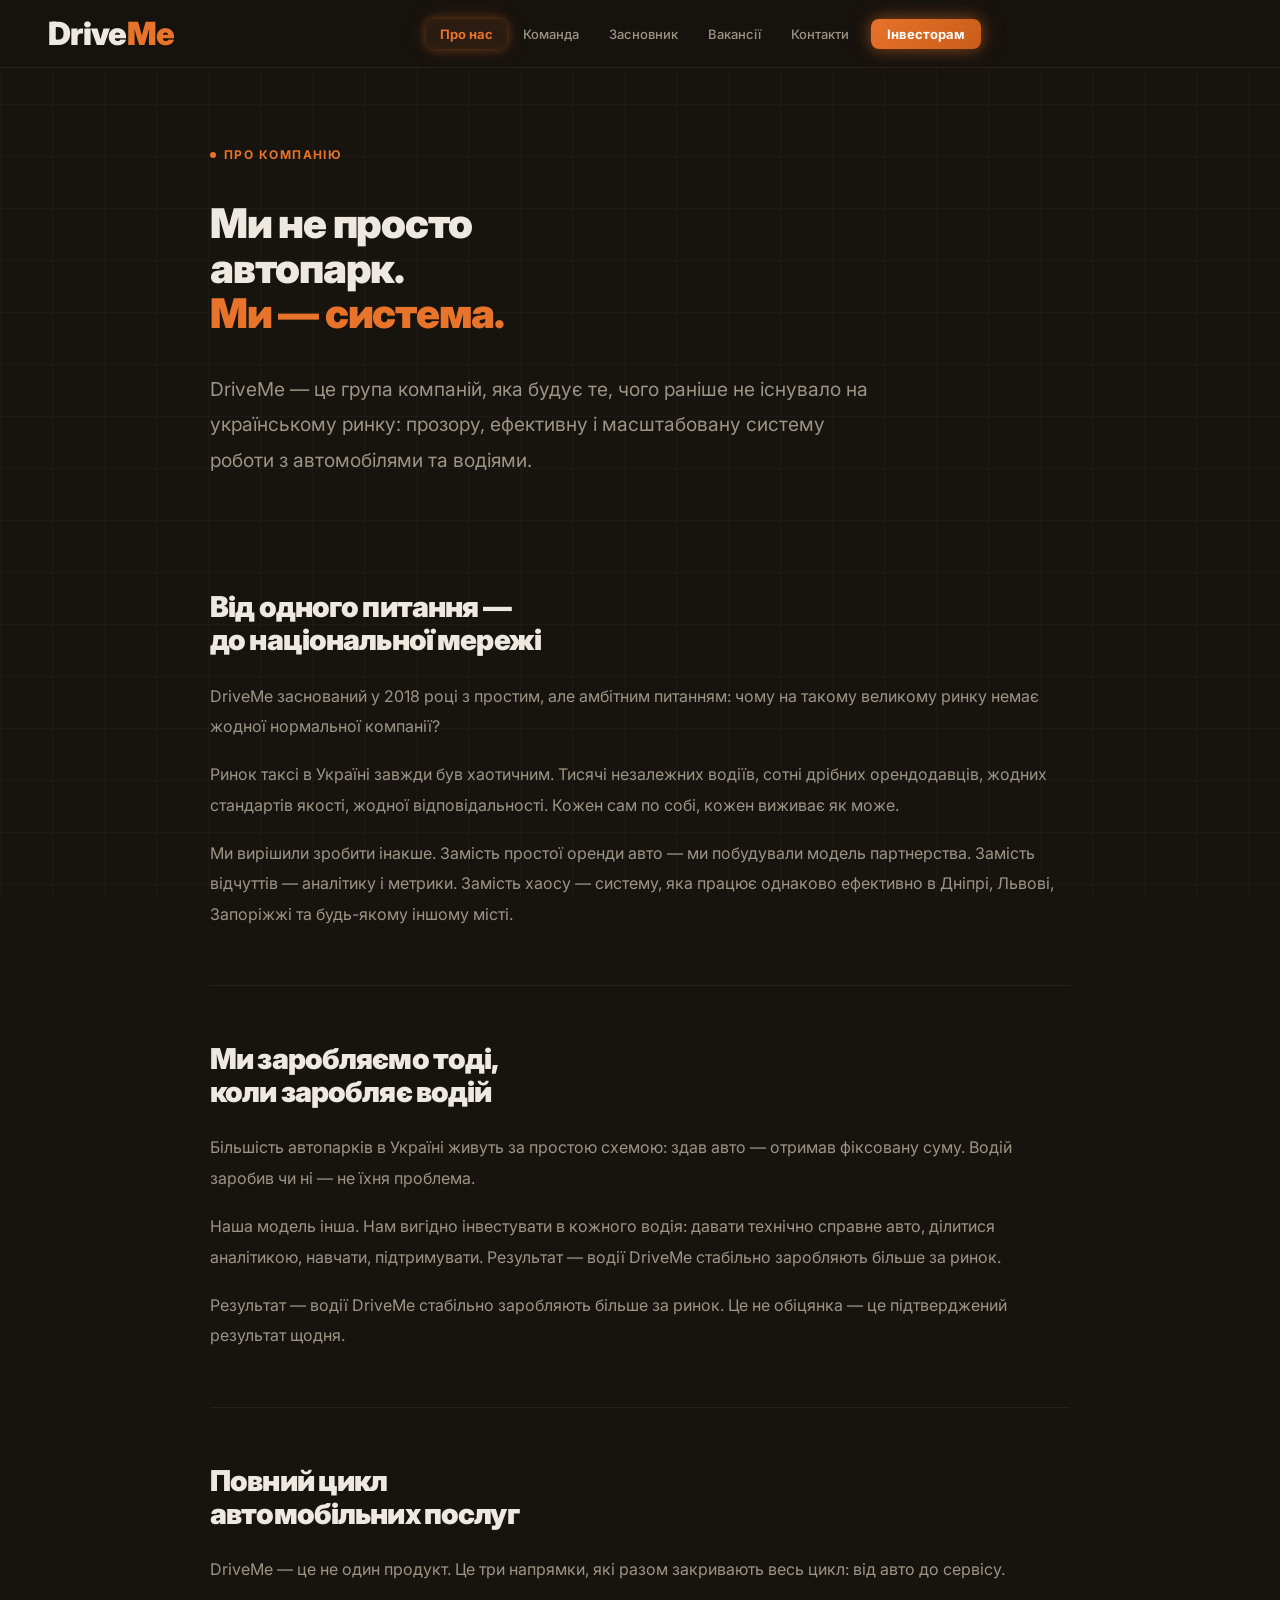
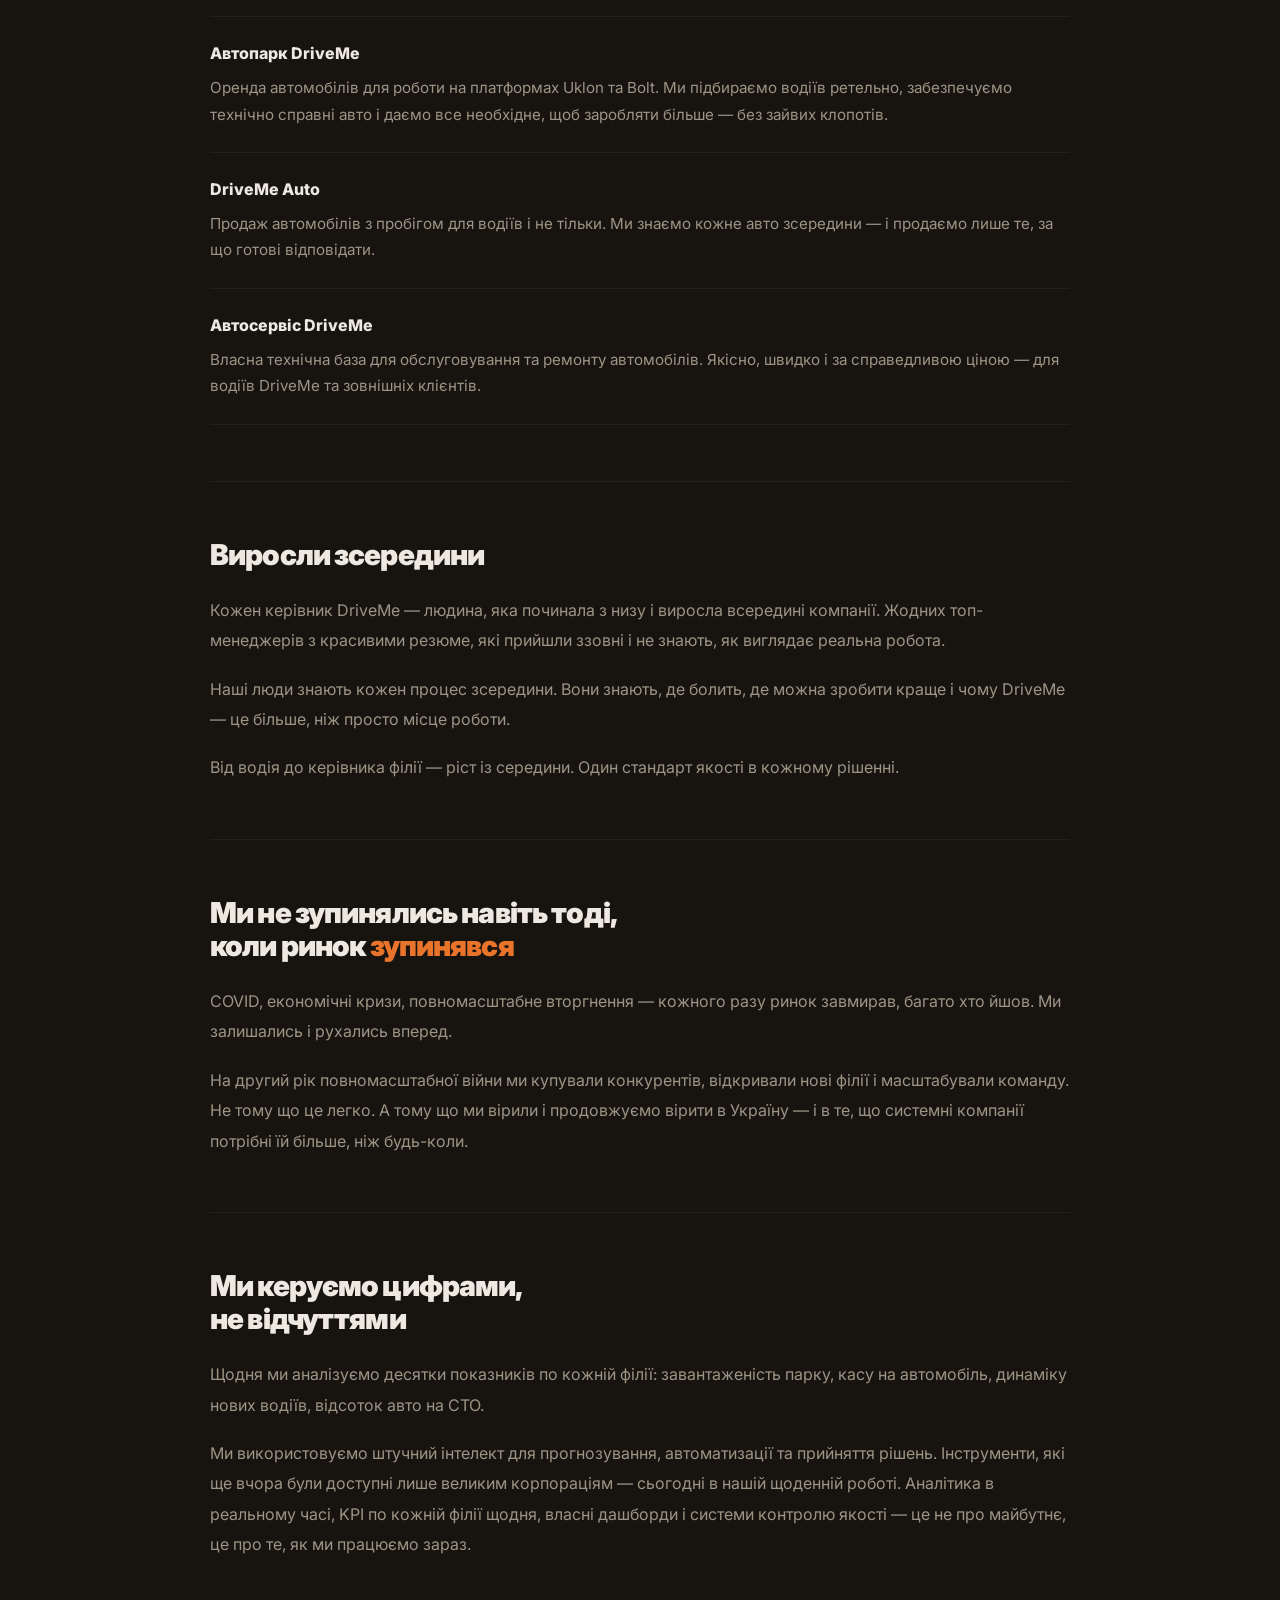
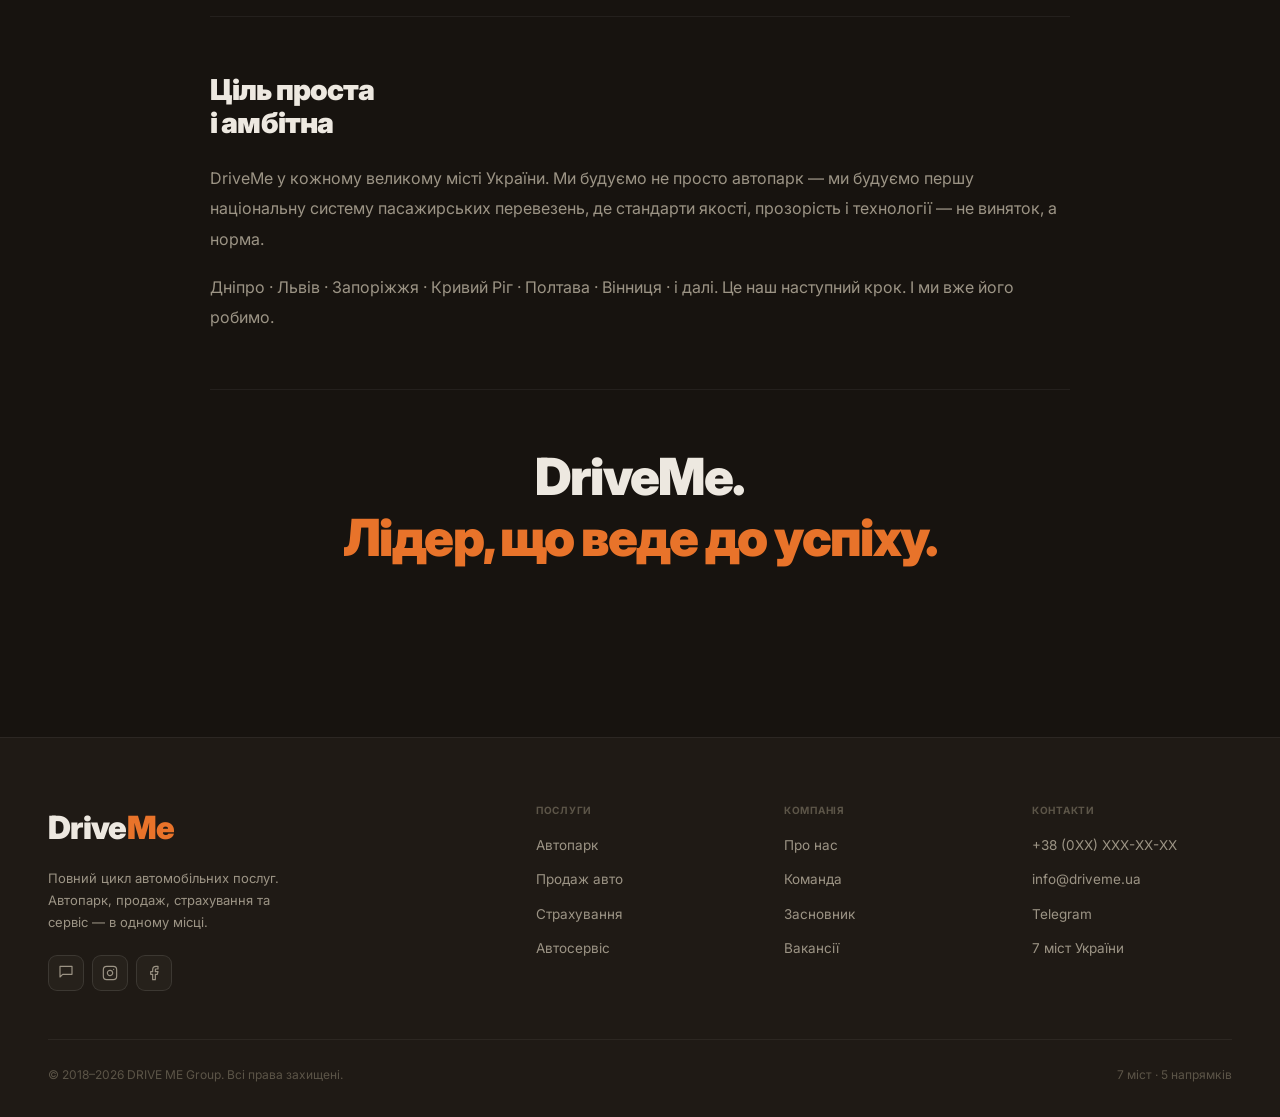
<file: pages/about.html>
<!DOCTYPE html>
<html lang="uk">
<head>
<meta charset="UTF-8">
<link rel="icon" type="image/svg+xml" href="../images/file-2.svg">
<meta name="viewport" content="width=device-width,initial-scale=1.0">
<title>Про нас — DRIVE ME Group</title>
<link rel="stylesheet" href="../css/style.css?v=20260712">
<link rel="preconnect" href="https://fonts.googleapis.com">
<link href="https://fonts.googleapis.com/css2?family=Inter:wght@300;400;500;600;700;800;900&display=swap" rel="stylesheet">
<script src="../js/main.js?v=20260709" defer></script>
<style>

.about-page{
  padding-top:var(--nav-h);
  padding-bottom:96px;
  min-height:100vh;
}

.about-box{
  max-width:860px;
  margin:0 auto;
  padding:72px 0;
}

/* HERO */
.about-label{
  display:inline-flex;align-items:center;gap:8px;
  font-size:12px;font-weight:700;letter-spacing:.12em;text-transform:uppercase;
  color:var(--accent);margin-bottom:36px;
}
.about-label-dot{
  width:6px;height:6px;border-radius:50%;background:var(--accent);
}

.about-h1{
  font-size:clamp(1.8rem,3.2vw,3.6rem);
  font-weight:900;letter-spacing:-.03em;line-height:1.1;
  margin-bottom:36px;
}
.about-h1 em{color:var(--accent);font-style:normal}

.about-lead{
  font-size:1.2rem;line-height:1.85;color:var(--t2);
  max-width:680px;margin-bottom:56px;
}

/* STATS ROW */
.about-stats{
  display:flex;flex-wrap:wrap;gap:48px;
  padding:40px 0;
  border-top:1px solid var(--border);
  border-bottom:1px solid var(--border);
  margin-bottom:72px;
}
.about-stat-val{
  font-size:2.6rem;font-weight:900;letter-spacing:-.04em;
  color:var(--text);line-height:1;
}
.about-stat-lbl{
  font-size:12px;color:var(--t3);text-transform:uppercase;
  letter-spacing:.08em;font-weight:600;margin-top:6px;
}

/* BODY TEXT */
.about-section{
  padding:56px 0;
  border-bottom:1px solid var(--border);
}
.about-section:last-of-type{border-bottom:none}

.about-section-title{
  font-size:1.8rem;font-weight:900;letter-spacing:-.03em;
  color:var(--text);margin-bottom:24px;line-height:1.15;
}
.about-section-title em{color:var(--accent);font-style:normal}

.about-p{
  font-size:1rem;line-height:1.9;color:var(--t2);
  margin-bottom:18px;
}
.about-p:last-child{margin-bottom:0}

/* BIG NUMBER INLINE */
.about-big-num{
  font-size:clamp(3rem,6vw,5rem);font-weight:900;letter-spacing:-.04em;
  background:linear-gradient(135deg,#E8732A,#FFB37A);
  -webkit-background-clip:text;-webkit-text-fill-color:transparent;background-clip:text;
  line-height:1;display:block;margin:32px 0 8px;
}
.about-big-lbl{
  font-size:13px;color:var(--t3);text-transform:uppercase;
  letter-spacing:.08em;font-weight:600;margin-bottom:28px;
}

/* DIRECTIONS LIST */
.about-dir-list{
  display:flex;flex-direction:column;gap:0;
  margin:32px 0 0;
}
.about-dir-item{
  padding:24px 0;
  border-bottom:1px solid var(--border);
}
.about-dir-item:first-child{border-top:1px solid var(--border)}
.about-dir-name{
  font-size:1rem;font-weight:800;color:var(--text);margin-bottom:8px;
}
.about-dir-desc{
  font-size:.95rem;line-height:1.75;color:var(--t2);
}

/* VISION NUMS */
.about-vision-nums{
  display:flex;flex-wrap:wrap;gap:48px;
  margin:40px 0;
}
.about-vision-val{
  font-size:3rem;font-weight:900;letter-spacing:-.04em;
  color:var(--accent);line-height:1;
}
.about-vision-lbl{
  font-size:12px;color:var(--t3);text-transform:uppercase;
  letter-spacing:.08em;font-weight:600;margin-top:6px;
}

/* SLOGAN */
.about-slogan{
  padding-top:56px;text-align:center;
}
.about-slogan-text{
  font-size:clamp(1.8rem,4vw,3.2rem);
  font-weight:900;letter-spacing:-.03em;line-height:1.2;
  color:var(--text);
}
.about-slogan-text em{color:var(--accent);font-style:normal}

</style>
</head>
<body>

<!-- NAV -->
<nav class="nav">
  <div class="nav-inner">
    <a href="../index.html" class="nav-logo">
      <span class="nav-logo-name">Drive<em>Me</em></span>
    </a>
    <ul class="nav-links">
      <li><a href="about.html" class="nav-link active">Про нас</a></li>
      <li><a href="team.html" class="nav-link">Команда</a></li>
      <li><a href="founder.html" class="nav-link">Засновник</a></li>
      <li><a href="vacancies.html" class="nav-link">Вакансії</a></li>
      <li><a href="../index.html#contact" class="nav-link">Контакти</a></li>
      <li><span class="nav-link nav-link--invest" onclick="openInvestModal()">Інвесторам</span></li>
    </ul>
    <div class="nav-cta"></div>
    <button class="hamburger" aria-label="Меню"><span></span><span></span><span></span></button>
  </div>
</nav>

<div class="mob-nav">
  <a href="about.html" class="mob-nav-link"><span class="mob-nav-ico"><svg width="18" height="18" viewBox="0 0 24 24" fill="none" stroke="currentColor" stroke-width="1.75" stroke-linecap="round" stroke-linejoin="round"><circle cx="12" cy="12" r="10"/><line x1="12" y1="8" x2="12" y2="12"/><line x1="12" y1="16" x2="12.01" y2="16"/></svg></span>Про нас</a>
  <a href="team.html" class="mob-nav-link"><span class="mob-nav-ico"><svg width="18" height="18" viewBox="0 0 24 24" fill="none" stroke="currentColor" stroke-width="1.75" stroke-linecap="round" stroke-linejoin="round"><path d="M17 21v-2a4 4 0 0 0-4-4H5a4 4 0 0 0-4 4v2"/><circle cx="9" cy="7" r="4"/><path d="M23 21v-2a4 4 0 0 0-3-3.87"/><path d="M16 3.13a4 4 0 0 1 0 7.75"/></svg></span>Команда</a>
  <a href="founder.html" class="mob-nav-link"><span class="mob-nav-ico"><svg width="18" height="18" viewBox="0 0 24 24" fill="none" stroke="currentColor" stroke-width="1.75" stroke-linecap="round" stroke-linejoin="round"><path d="M20 21v-2a4 4 0 0 0-4-4H8a4 4 0 0 0-4 4v2"/><circle cx="12" cy="7" r="4"/></svg></span>Засновник</a>
  <a href="vacancies.html" class="mob-nav-link"><span class="mob-nav-ico"><svg width="18" height="18" viewBox="0 0 24 24" fill="none" stroke="currentColor" stroke-width="1.75" stroke-linecap="round" stroke-linejoin="round"><rect x="2" y="7" width="20" height="14" rx="2"/><path d="M16 21V5a2 2 0 0 0-2-2h-4a2 2 0 0 0-2 2v16"/></svg></span>Вакансії</a>
  <a href="../index.html#contact" class="mob-nav-link"><span class="mob-nav-ico"><svg width="18" height="18" viewBox="0 0 24 24" fill="none" stroke="currentColor" stroke-width="1.75" stroke-linecap="round" stroke-linejoin="round"><path d="M22 16.92v3a2 2 0 0 1-2.18 2 19.79 19.79 0 0 1-8.63-3.07A19.5 19.5 0 0 1 4.69 12a19.79 19.79 0 0 1-3.07-8.67A2 2 0 0 1 3.61 1h3a2 2 0 0 1 2 1.72 12.84 12.84 0 0 0 .7 2.81 2 2 0 0 1-.45 2.11L8.09 9a16 16 0 0 0 6.29 6.29l1.36-1.36a2 2 0 0 1 2.11-.45 12.84 12.84 0 0 0 2.81.7A2 2 0 0 1 22 16.92z"/></svg></span>Контакти</a>
  <div class="mob-nav-link mob-nav-link--invest" onclick="openInvestModal()"><span class="mob-nav-ico"><svg width="18" height="18" viewBox="0 0 24 24" fill="none" stroke="currentColor" stroke-width="1.75" stroke-linecap="round" stroke-linejoin="round"><polyline points="22 7 13.5 15.5 8.5 10.5 2 17"/><polyline points="16 7 22 7 22 13"/></svg></span>Інвесторам</div>
</div>

<!-- MAIN -->
<main class="about-page">
  <div class="wrap">
    <div class="about-box">

      <!-- HERO -->
      <div class="reveal">
        <div class="about-label"><span class="about-label-dot"></span>Про компанію</div>
        <h1 class="about-h1">Ми не просто<br>автопарк.<br><em>Ми — система.</em></h1>
        <p class="about-lead">DriveMe — це група компаній, яка будує те, чого раніше не існувало на українському ринку: прозору, ефективну і масштабовану систему роботи з автомобілями та водіями.</p>

      </div>

      <!-- ORIGIN -->
      <div class="about-section reveal">
        <h2 class="about-section-title">Від одного питання —<br>до національної мережі</h2>
        <p class="about-p">DriveMe заснований у 2018 році з простим, але амбітним питанням: чому на такому великому ринку немає жодної нормальної компанії?</p>
        <p class="about-p">Ринок таксі в Україні завжди був хаотичним. Тисячі незалежних водіїв, сотні дрібних орендодавців, жодних стандартів якості, жодної відповідальності. Кожен сам по собі, кожен виживає як може.</p>
        <p class="about-p">Ми вирішили зробити інакше. Замість простої оренди авто — ми побудували модель партнерства. Замість відчуттів — аналітику і метрики. Замість хаосу — систему, яка працює однаково ефективно в Дніпрі, Львові, Запоріжжі та будь-якому іншому місті.</p>
      </div>

      <!-- DIFFERENTIATOR -->
      <div class="about-section reveal">
        <h2 class="about-section-title">Ми заробляємо тоді,<br>коли заробляє водій</h2>
        <p class="about-p">Більшість автопарків в Україні живуть за простою схемою: здав авто — отримав фіксовану суму. Водій заробив чи ні — не їхня проблема.</p>
        <p class="about-p">Наша модель інша. Нам вигідно інвестувати в кожного водія: давати технічно справне авто, ділитися аналітикою, навчати, підтримувати. Результат — водії DriveMe стабільно заробляють більше за ринок.</p>
        <p class="about-p">Результат — водії DriveMe стабільно заробляють більше за ринок. Це не обіцянка — це підтверджений результат щодня.</p>
      </div>

      <!-- DIRECTIONS -->
      <div class="about-section reveal">
        <h2 class="about-section-title">Повний цикл<br>автомобільних послуг</h2>
        <p class="about-p">DriveMe — це не один продукт. Це три напрямки, які разом закривають весь цикл: від авто до сервісу.</p>
        <div class="about-dir-list">
          <div class="about-dir-item">
            <div class="about-dir-name">Автопарк DriveMe</div>
            <div class="about-dir-desc">Оренда автомобілів для роботи на платформах Uklon та Bolt. Ми підбираємо водіїв ретельно, забезпечуємо технічно справні авто і даємо все необхідне, щоб заробляти більше — без зайвих клопотів.</div>
          </div>
          <div class="about-dir-item">
            <div class="about-dir-name">DriveMe Auto</div>
            <div class="about-dir-desc">Продаж автомобілів з пробігом для водіїв і не тільки. Ми знаємо кожне авто зсередини — і продаємо лише те, за що готові відповідати.</div>
          </div>
          <div class="about-dir-item">
            <div class="about-dir-name">Автосервіс DriveMe</div>
            <div class="about-dir-desc">Власна технічна база для обслуговування та ремонту автомобілів. Якісно, швидко і за справедливою ціною — для водіїв DriveMe та зовнішніх клієнтів.</div>
          </div>
        </div>
      </div>

      <!-- TEAM -->
      <div class="about-section reveal">
        <h2 class="about-section-title">Виросли зсередини</h2>
        <p class="about-p">Кожен керівник DriveMe — людина, яка починала з низу і виросла всередині компанії. Жодних топ-менеджерів з красивими резюме, які прийшли ззовні і не знають, як виглядає реальна робота.</p>
        <p class="about-p">Наші люди знають кожен процес зсередини. Вони знають, де болить, де можна зробити краще і чому DriveMe — це більше, ніж просто місце роботи.</p>
        <p class="about-p">Від водія до керівника філії — ріст із середини. Один стандарт якості в кожному рішенні.</p>
      </div>

      <!-- RESILIENCE -->
      <div class="about-section reveal">
        <h2 class="about-section-title">Ми не зупинялись навіть тоді,<br>коли ринок <em>зупинявся</em></h2>
        <p class="about-p">COVID, економічні кризи, повномасштабне вторгнення — кожного разу ринок завмирав, багато хто йшов. Ми залишались і рухались вперед.</p>
        <p class="about-p">На другий рік повномасштабної війни ми купували конкурентів, відкривали нові філії і масштабували команду. Не тому що це легко. А тому що ми вірили і продовжуємо вірити в Україну — і в те, що системні компанії потрібні їй більше, ніж будь-коли.</p>
      </div>

      <!-- TECH -->
      <div class="about-section reveal">
        <h2 class="about-section-title">Ми керуємо цифрами,<br>не відчуттями</h2>
        <p class="about-p">Щодня ми аналізуємо десятки показників по кожній філії: завантаженість парку, касу на автомобіль, динаміку нових водіїв, відсоток авто на СТО.</p>
        <p class="about-p">Ми використовуємо штучний інтелект для прогнозування, автоматизації та прийняття рішень. Інструменти, які ще вчора були доступні лише великим корпораціям — сьогодні в нашій щоденній роботі. Аналітика в реальному часі, KPI по кожній філії щодня, власні дашборди і системи контролю якості — це не про майбутнє, це про те, як ми працюємо зараз.</p>
      </div>

      <!-- VISION -->
      <div class="about-section reveal">
        <h2 class="about-section-title">Ціль проста<br>і амбітна</h2>
        <p class="about-p">DriveMe у кожному великому місті України. Ми будуємо не просто автопарк — ми будуємо першу національну систему пасажирських перевезень, де стандарти якості, прозорість і технології — не виняток, а норма.</p>
        <p class="about-p">Дніпро · Львів · Запоріжжя · Кривий Ріг · Полтава · Вінниця · і далі. Це наш наступний крок. І ми вже його робимо.</p>
      </div>

      <!-- SLOGAN -->
      <div class="about-slogan reveal">
        <div class="about-slogan-text">DriveMe.<br><em>Лідер, що веде до успіху.</em></div>
      </div>

    </div>
  </div>
</main>

<!-- FOOTER -->
<footer class="footer">
  <div class="wrap">
    <div class="footer-grid">
      <div class="footer-brand">
        <a href="../index.html" class="nav-logo" style="margin-bottom:0">
          <span class="nav-logo-name">Drive<em>Me</em></span>
        </a>
        <p>Повний цикл автомобільних послуг. Автопарк, продаж, страхування та сервіс — в одному місці.</p>
        <div class="footer-social">
          <a href="#" class="social-btn"><svg width="16" height="16" viewBox="0 0 24 24" fill="none" stroke="currentColor" stroke-width="1.75" stroke-linecap="round" stroke-linejoin="round"><path d="M21 2H3v16l4-4h14V2z"/></svg></a>
          <a href="#" class="social-btn"><svg width="16" height="16" viewBox="0 0 24 24" fill="none" stroke="currentColor" stroke-width="1.75" stroke-linecap="round" stroke-linejoin="round"><rect x="2" y="2" width="20" height="20" rx="5"/><path d="M16 11.37A4 4 0 1 1 12.63 8 4 4 0 0 1 16 11.37z"/><line x1="17.5" y1="6.5" x2="17.51" y2="6.5"/></svg></a>
          <a href="#" class="social-btn"><svg width="16" height="16" viewBox="0 0 24 24" fill="none" stroke="currentColor" stroke-width="1.75" stroke-linecap="round" stroke-linejoin="round"><path d="M18 2h-3a5 5 0 0 0-5 5v3H7v4h3v8h4v-8h3l1-4h-4V7a1 1 0 0 1 1-1h3z"/></svg></a>
        </div>
      </div>
      <div class="footer-col">
        <h5>Послуги</h5>
        <ul>
          <li><a href="fleet.html">Автопарк</a></li>
          <li><a href="#">Продаж авто</a></li>
          <li><a href="#">Страхування</a></li>
          <li><a href="#">Автосервіс</a></li>
        </ul>
      </div>
      <div class="footer-col">
        <h5>Компанія</h5>
        <ul>
          <li><a href="about.html">Про нас</a></li>
          <li><a href="team.html">Команда</a></li>
          <li><a href="founder.html">Засновник</a></li>
          <li><a href="vacancies.html">Вакансії</a></li>
        </ul>
      </div>
      <div class="footer-col">
        <h5>Контакти</h5>
        <ul>
          <li><a href="tel:+380000000000">+38 (0XX) XXX-XX-XX</a></li>
          <li><a href="mailto:info@driveme.ua">info@driveme.ua</a></li>
          <li><a href="#">Telegram</a></li>
          <li><a href="#">7 міст України</a></li>
        </ul>
      </div>
    </div>
    <div class="footer-bottom">
      <p>© 2018–2026 DRIVE ME Group. Всі права захищені.</p>
      <span>7 міст · 5 напрямків</span>
    </div>
  </div>
</footer>




<!-- INVEST-MODAL -->
<div id="invest-modal" style="display:none;position:fixed;inset:0;z-index:9999;justify-content:center;"></div>
<script>
(function(){
  var BOX_HTML = '<div id="imod-inner" style="position:relative;z-index:1;background:#1F1A15;color:#F0EBE3;border:1px solid rgba(255,255,255,0.12);padding:32px 24px 40px;box-shadow:0 12px 60px rgba(0,0,0,.85);box-sizing:border-box;width:100%;max-width:480px;">'
    + '<button onclick="_iClose()" style="position:absolute;top:16px;right:16px;width:36px;height:36px;border-radius:50%;background:rgba(255,255,255,0.08);border:1px solid rgba(255,255,255,0.15);color:#F0EBE3;display:flex;align-items:center;justify-content:center;cursor:pointer;font-size:18px;line-height:1;">&#10005;</button>'
    + '<div style="display:inline-flex;align-items:center;gap:7px;font-size:11px;font-weight:700;letter-spacing:.1em;text-transform:uppercase;color:#E8732A;margin-bottom:12px;"><span style="width:6px;height:6px;border-radius:50%;background:#E8732A;display:inline-block;"></span>&#1030;&#1085;&#1074;&#1077;&#1089;&#1090;&#1086;&#1088;&#1072;&#1084;</div>'
    + '<h2 style="font-size:1.5rem;font-weight:900;letter-spacing:-.02em;color:#F0EBE3;margin:0 0 8px;">&#1047;&#1074;&#700;&#1103;&#1079;&#1072;&#1090;&#1080;&#1089;&#1103; &#1079; &#1085;&#1072;&#1084;&#1080;</h2>'
    + '<p style="font-size:.9rem;line-height:1.7;color:rgba(240,235,227,0.65);margin:0 0 24px;">&#1047;&#1072;&#1083;&#1080;&#1096;&#1090;&#1077; &#1082;&#1086;&#1085;&#1090;&#1072;&#1082;&#1090;&#1080; &#8212; &#1084;&#1080; &#1079;&#1074;&#700;&#1103;&#1078;&#1077;&#1084;&#1086;&#1089;&#1100; &#1110; &#1088;&#1086;&#1079;&#1082;&#1072;&#1078;&#1077;&#1084;&#1086; &#1073;&#1110;&#1083;&#1100;&#1096;&#1077; &#1087;&#1088;&#1086; &#1084;&#1086;&#1078;&#1083;&#1080;&#1074;&#1086;&#1089;&#1090;&#1110; &#1089;&#1087;&#1110;&#1074;&#1087;&#1088;&#1072;&#1094;&#1110; &#1079; DriveMe Group.</p>'
    + '<form id="invest-form" onsubmit="return _iSubmit(this)" style="display:flex;flex-direction:column;gap:10px;">'
    + '<input type="text" name="name" placeholder="&#1042;&#1072;&#1096;&#1077; &#1110;&#1084;&#700;&#1103;" required autocomplete="name" style="background:rgba(255,255,255,0.07);border:1px solid rgba(255,255,255,0.15);border-radius:12px;padding:13px 16px;font-size:14px;color:#F0EBE3;font-family:inherit;outline:none;box-sizing:border-box;width:100%;">'
    + '<input type="tel" name="phone" placeholder="&#1058;&#1077;&#1083;&#1077;&#1092;&#1086;&#1085;" required autocomplete="tel" style="background:rgba(255,255,255,0.07);border:1px solid rgba(255,255,255,0.15);border-radius:12px;padding:13px 16px;font-size:14px;color:#F0EBE3;font-family:inherit;outline:none;box-sizing:border-box;width:100%;">'
    + '<input type="email" name="email" placeholder="Email (&#1085;&#1077;&#1086;&#1073;&#1086;&#1074;&#700;&#1103;&#1079;&#1082;&#1086;&#1074;&#1086;)" autocomplete="email" style="background:rgba(255,255,255,0.07);border:1px solid rgba(255,255,255,0.15);border-radius:12px;padding:13px 16px;font-size:14px;color:#F0EBE3;font-family:inherit;outline:none;box-sizing:border-box;width:100%;">'
    + '<textarea name="message" placeholder="&#1050;&#1086;&#1088;&#1086;&#1090;&#1082;&#1086; &#1087;&#1088;&#1086; &#1089;&#1077;&#1073;&#1077; &#1072;&#1073;&#1086; &#1079;&#1072;&#1087;&#1080;&#1090;" rows="3" style="background:rgba(255,255,255,0.07);border:1px solid rgba(255,255,255,0.15);border-radius:12px;padding:13px 16px;font-size:14px;color:#F0EBE3;font-family:inherit;outline:none;resize:none;box-sizing:border-box;width:100%;"></textarea>'
    + '<button type="submit" style="margin-top:4px;width:100%;padding:15px 24px;border-radius:12px;background:linear-gradient(135deg,#E8732A,#c85c18);color:#fff;font-size:14px;font-weight:700;cursor:pointer;border:none;font-family:inherit;box-shadow:0 4px 20px rgba(232,115,42,.4);">&#1053;&#1072;&#1076;&#1110;&#1089;&#1083;&#1072;&#1090;&#1080; &#1079;&#1072;&#1087;&#1080;&#1090; &#8594;</button>'
    + '</form>'
    + '<div id="invest-success" style="display:none;flex-direction:column;align-items:center;text-align:center;padding:24px 0;gap:16px;">'
    + '<div style="width:64px;height:64px;border-radius:50%;background:rgba(44,200,138,0.15);border:1px solid rgba(44,200,138,0.3);color:#2CC88A;display:flex;align-items:center;justify-content:center;font-size:28px;">&#10003;</div>'
    + '<div style="font-size:1rem;font-weight:600;color:#F0EBE3;line-height:1.6;">&#1044;&#1103;&#1082;&#1091;&#1108;&#1084;&#1086;! &#1052;&#1080; &#1079;&#1074;&#700;&#1103;&#1078;&#1077;&#1084;&#1086;&#1089;&#1100; &#1079; &#1074;&#1072;&#1084;&#1080; &#1085;&#1072;&#1081;&#1073;&#1083;&#1080;&#1078;&#1095;&#1080;&#1084; &#1095;&#1072;&#1089;&#1086;&#1084;.</div>'
    + '</div>'
    + '</div>';

  var m = document.getElementById('invest-modal');
  m.innerHTML = '<div id="imod-overlay" style="position:absolute;inset:0;background:rgba(0,0,0,0.75);backdrop-filter:blur(8px);-webkit-backdrop-filter:blur(8px);" onclick="_iClose()"></div>' + BOX_HTML;

  function setBox() {
    var inner = document.getElementById('imod-inner');
    if (!inner) return;
    if (window.innerWidth < 600) {
      m.style.alignItems = 'flex-end';
      inner.style.borderRadius = '24px 24px 0 0';
      inner.style.maxWidth = '100%';
      inner.style.margin = '0';
    } else {
      m.style.alignItems = 'center';
      inner.style.borderRadius = '24px';
      inner.style.maxWidth = '480px';
      inner.style.margin = 'auto';
    }
  }

  window.openInvestModal = function(){
    var mn = document.querySelector('.mob-nav');
    if (mn) { mn.style.display='none'; mn.classList.remove('open'); }
    var f = document.getElementById('invest-form');
    var s = document.getElementById('invest-success');
    if (f) { f.style.display='flex'; f.reset(); }
    if (s) s.style.display = 'none';
    setBox();
    m.style.display = 'flex';
    document.body.style.overflow = 'hidden';
  };

  window._iClose = function(){
    m.style.display = 'none';
    document.body.style.overflow = '';
  };

  window._iSubmit = function(f){
    f.style.display = 'none';
    document.getElementById('invest-success').style.display = 'flex';
    setTimeout(_iClose, 3000);
    return false;
  };

  document.addEventListener('keydown', function(e){ if(e.key==='Escape') _iClose(); });
})();
</script>
</body>
</html>
</file>
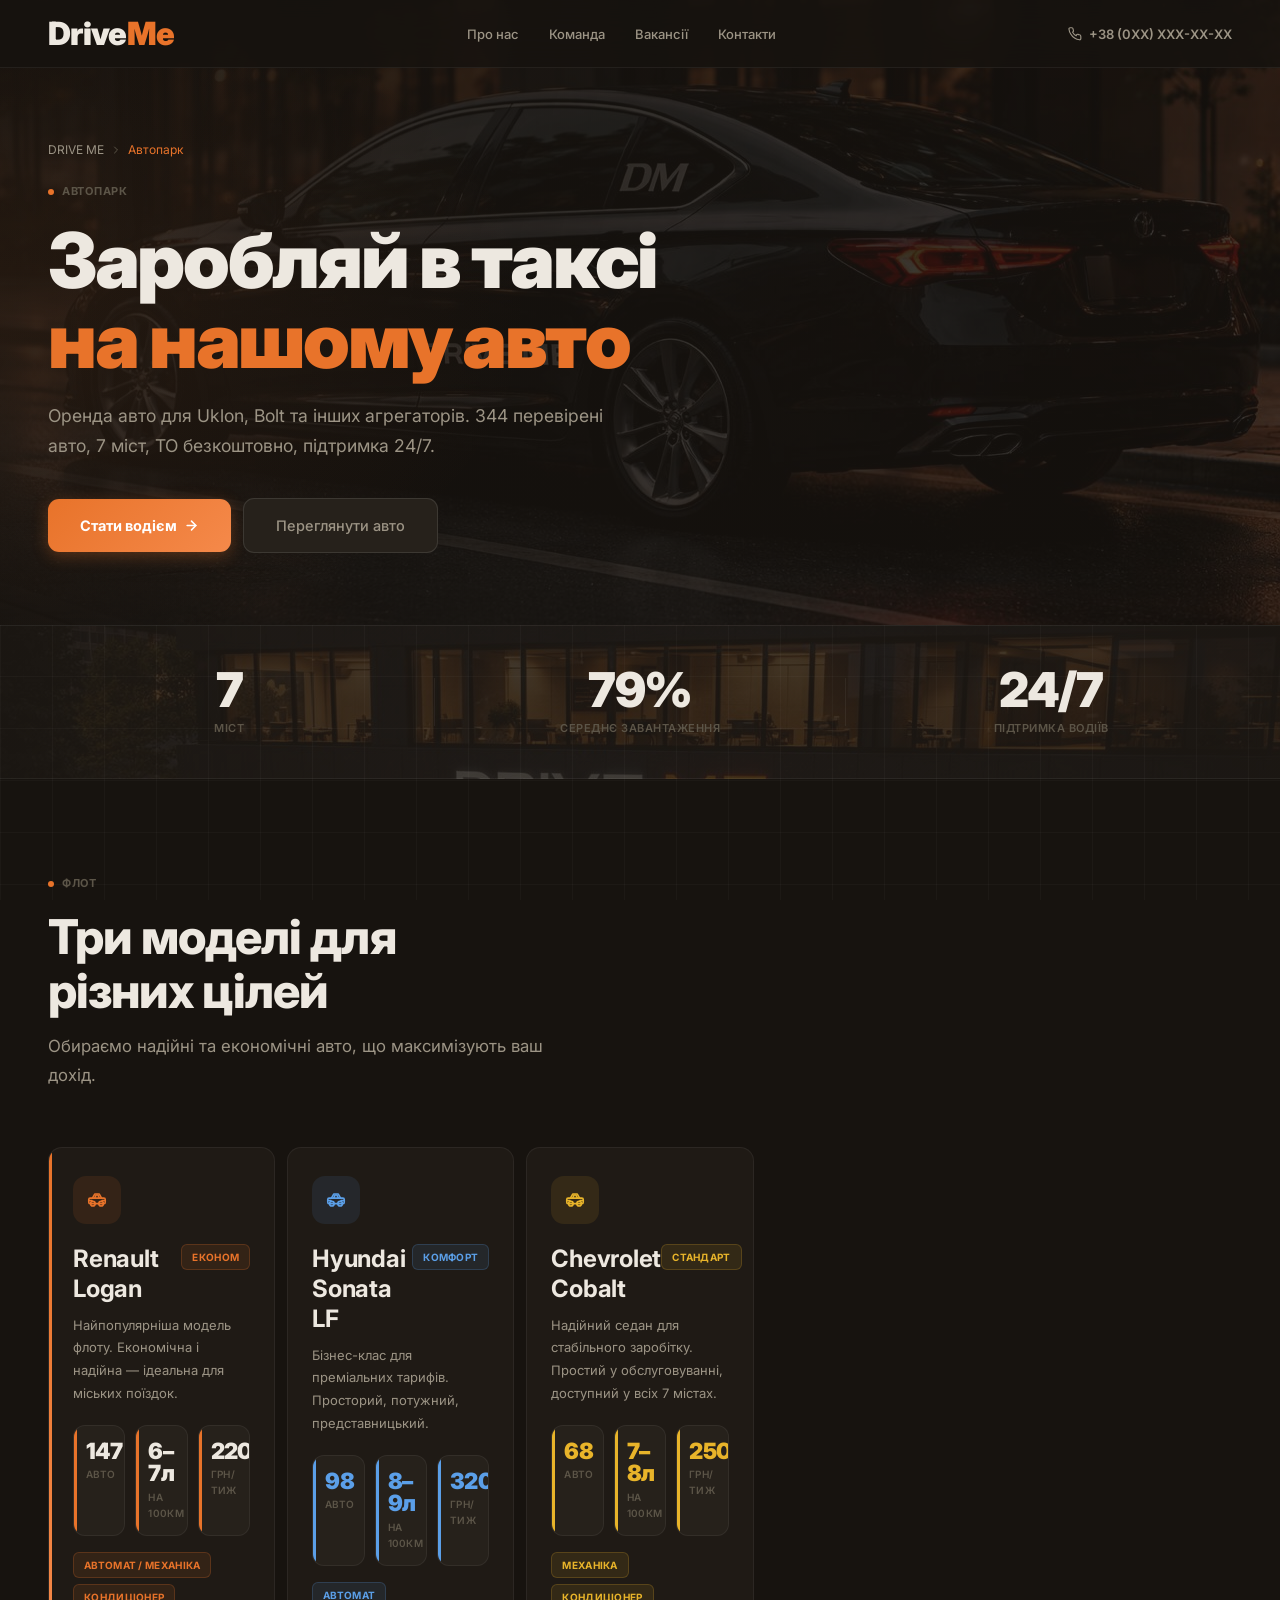
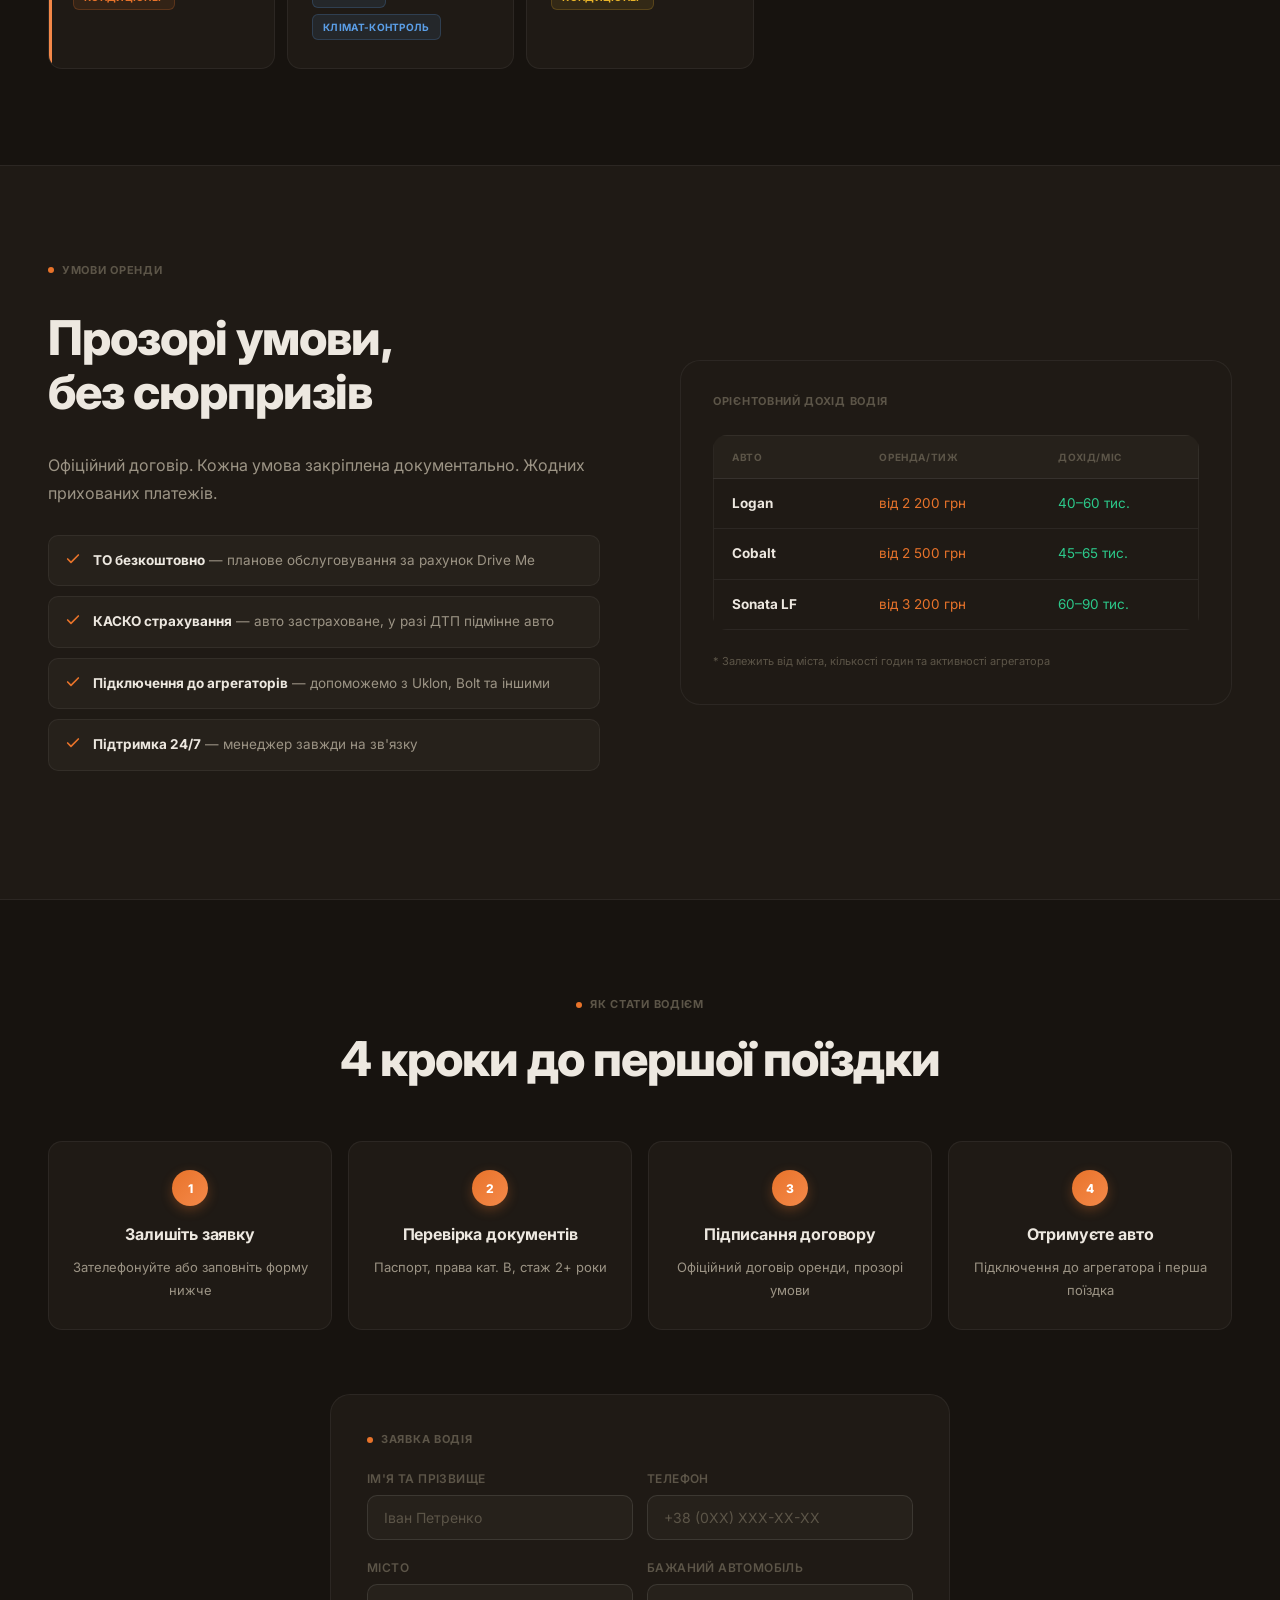
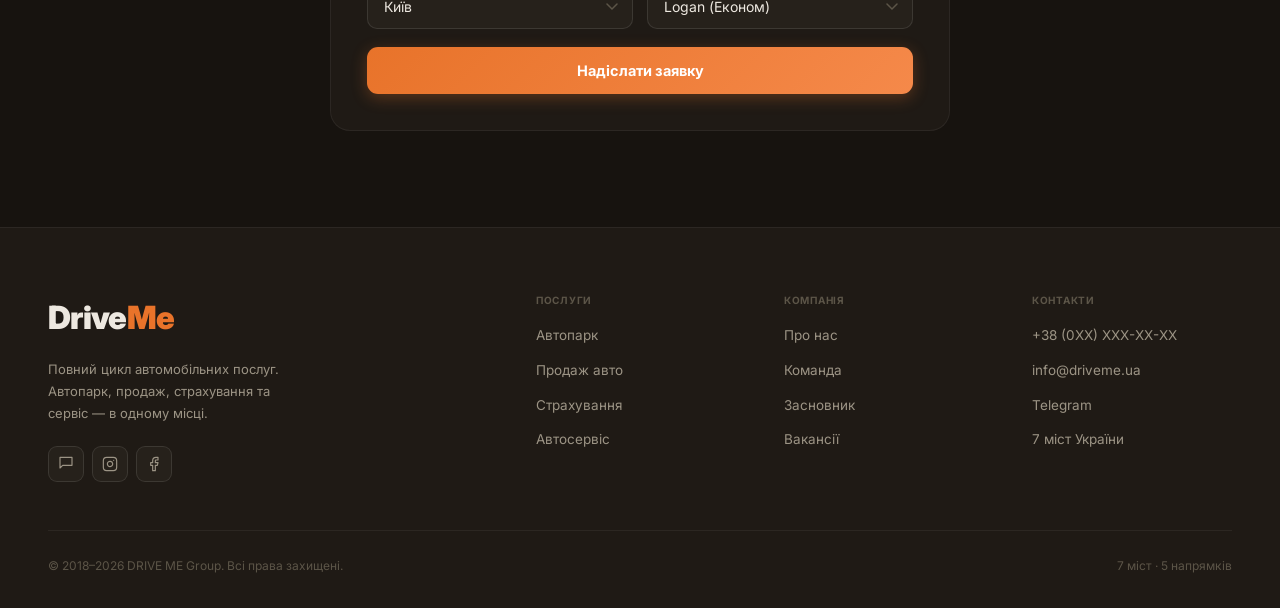
<file: pages/fleet.html>
<!DOCTYPE html>
<html lang="uk">
<head>
<meta charset="UTF-8">
<link rel="icon" type="image/svg+xml" href="../images/file-2.svg">
<meta name="viewport" content="width=device-width,initial-scale=1.0">
<title>Автопарк — DRIVE ME</title>
<link rel="stylesheet" href="../css/style.css?v=20260712">
<link rel="preconnect" href="https://fonts.googleapis.com">
<link href="https://fonts.googleapis.com/css2?family=Inter:wght@300;400;500;600;700;800;900&display=swap" rel="stylesheet">
<script src="../js/main.js?v=20260709" defer></script>
</head>
<body>

<nav class="nav">
  <div class="nav-inner">
    <a href="../index.html" class="nav-logo">
      
      <span class="nav-logo-name">Drive<em>Me</em></span>
    </a>
    <ul class="nav-links">
      <li><a href="../index.html#services" class="nav-link">Про нас</a></li>
      <li><a href="../index.html#founder" class="nav-link">Команда</a></li>
      <li><a href="../index.html#contact" class="nav-link">Вакансії</a></li>
      <li><a href="../index.html#contact" class="nav-link">Контакти</a></li>
    </ul>
    <div class="nav-cta"><a href="tel:+380000000000" class="nav-phone"><svg width="14" height="14" viewBox="0 0 24 24" fill="none" stroke="currentColor" stroke-width="2" stroke-linecap="round" stroke-linejoin="round"><path d="M22 16.92v3a2 2 0 0 1-2.18 2 19.79 19.79 0 0 1-8.63-3.07A19.5 19.5 0 0 1 4.69 12a19.79 19.79 0 0 1-3.07-8.67A2 2 0 0 1 3.6 1.27h3a2 2 0 0 1 2 1.72c.127.96.361 1.903.7 2.81a2 2 0 0 1-.45 2.11L7.91 8.96a16 16 0 0 0 6.07 6.07l.96-1.96a2 2 0 0 1 2.11-.45c.907.339 1.85.573 2.81.7A2 2 0 0 1 21.73 15z"/></svg>+38 (0XX) XXX-XX-XX</a></div>
    <button class="hamburger"><span></span><span></span><span></span></button>
  </div>
</nav>
<div class="mob-nav">
  <a href="about.html" class="mob-nav-link"><span class="mob-nav-ico"><svg width="18" height="18" viewBox="0 0 24 24" fill="none" stroke="currentColor" stroke-width="1.75" stroke-linecap="round" stroke-linejoin="round"><circle cx="12" cy="12" r="10"/><line x1="12" y1="8" x2="12" y2="12"/><line x1="12" y1="16" x2="12.01" y2="16"/></svg></span>Про нас</a>
  <a href="team.html" class="mob-nav-link"><span class="mob-nav-ico"><svg width="18" height="18" viewBox="0 0 24 24" fill="none" stroke="currentColor" stroke-width="1.75" stroke-linecap="round" stroke-linejoin="round"><path d="M17 21v-2a4 4 0 0 0-4-4H5a4 4 0 0 0-4 4v2"/><circle cx="9" cy="7" r="4"/><path d="M23 21v-2a4 4 0 0 0-3-3.87"/><path d="M16 3.13a4 4 0 0 1 0 7.75"/></svg></span>Команда</a>
  <a href="founder.html" class="mob-nav-link"><span class="mob-nav-ico"><svg width="18" height="18" viewBox="0 0 24 24" fill="none" stroke="currentColor" stroke-width="1.75" stroke-linecap="round" stroke-linejoin="round"><path d="M20 21v-2a4 4 0 0 0-4-4H8a4 4 0 0 0-4 4v2"/><circle cx="12" cy="7" r="4"/></svg></span>Засновник</a>
  <a href="vacancies.html" class="mob-nav-link"><span class="mob-nav-ico"><svg width="18" height="18" viewBox="0 0 24 24" fill="none" stroke="currentColor" stroke-width="1.75" stroke-linecap="round" stroke-linejoin="round"><rect x="2" y="7" width="20" height="14" rx="2"/><path d="M16 21V5a2 2 0 0 0-2-2h-4a2 2 0 0 0-2 2v16"/></svg></span>Вакансії</a>
  <a href="../index.html#contact" class="mob-nav-link"><span class="mob-nav-ico"><svg width="18" height="18" viewBox="0 0 24 24" fill="none" stroke="currentColor" stroke-width="1.75" stroke-linecap="round" stroke-linejoin="round"><path d="M22 16.92v3a2 2 0 0 1-2.18 2 19.79 19.79 0 0 1-8.63-3.07A19.5 19.5 0 0 1 4.69 12a19.79 19.79 0 0 1-3.07-8.67A2 2 0 0 1 3.61 1h3a2 2 0 0 1 2 1.72 12.84 12.84 0 0 0 .7 2.81 2 2 0 0 1-.45 2.11L8.09 9a16 16 0 0 0 6.29 6.29l1.36-1.36a2 2 0 0 1 2.11-.45 12.84 12.84 0 0 0 2.81.7A2 2 0 0 1 22 16.92z"/></svg></span>Контакти</a>
  <div class="mob-nav-link mob-nav-link--invest" onclick="openInvestModal()"><span class="mob-nav-ico"><svg width="18" height="18" viewBox="0 0 24 24" fill="none" stroke="currentColor" stroke-width="1.75" stroke-linecap="round" stroke-linejoin="round"><polyline points="22 7 13.5 15.5 8.5 10.5 2 17"/><polyline points="16 7 22 7 22 13"/></svg></span>Інвесторам</div>
</div>

<!-- PAGE HERO -->
<section class="page-hero page-hero-fleet">
  <div class="page-hero-bg" style="background:radial-gradient(ellipse 60% 80% at 0% 50%,rgba(232,115,42,0.07) 0%,transparent 70%)"></div>
  <div class="wrap">
    <div class="breadcrumb">
      <a href="../index.html">DRIVE ME</a>
      <svg width="12" height="12" viewBox="0 0 24 24" fill="none" stroke="currentColor" stroke-width="2" stroke-linecap="round" stroke-linejoin="round" class="bc-sep"><polyline points="9 18 15 12 9 6"/></svg>
      <span class="bc-cur">Автопарк</span>
    </div>
    <div class="label" style="margin-bottom:20px"><div class="label-dot"></div>Автопарк</div>
    <h1>Заробляй в таксі<br><span style="color:var(--accent)">на нашому авто</span></h1>
    <p>Оренда авто для Uklon, Bolt та інших агрегаторів. 344 перевірені авто, 7 міст, ТО безкоштовно, підтримка 24/7.</p>
    <div class="page-hero-btns">
      <a href="#apply" class="btn-p btn-lg">Стати водієм<svg width="15" height="15" viewBox="0 0 24 24" fill="none" stroke="currentColor" stroke-width="2.5" stroke-linecap="round" stroke-linejoin="round"><line x1="5" y1="12" x2="19" y2="12"/><polyline points="12 5 19 12 12 19"/></svg></a>
      <a href="#cars" class="btn-g btn-lg">Переглянути авто</a>
    </div>
  </div>
</section>

<!-- STATS -->
<div class="stats-bar">
  <div class="wrap">
    <div class="stats-row reveal">
      <div class="stat-item"><div class="stat-num"><span data-target="7">0</span></div><div class="stat-lbl">Міст</div></div>
      <div class="stat-div"></div>
      <div class="stat-item"><div class="stat-num"><span data-target="79" data-suffix="%">0%</span></div><div class="stat-lbl">Середнє завантаження</div></div>
      <div class="stat-div"></div>
      <div class="stat-item"><div class="stat-num">24/7</div><div class="stat-lbl">Підтримка водіїв</div></div>
    </div>
  </div>
</div>

<!-- CARS -->
<section id="cars">
  <div class="wrap">
    <div class="sec-head reveal">
      <div class="label"><div class="label-dot"></div>Флот</div>
      <h2>Три моделі для<br>різних цілей</h2>
      <p>Обираємо надійні та економічні авто, що максимізують ваш дохід.</p>
    </div>
    <div class="services-grid">
      <div class="card card-accent-l reveal" style="padding:28px 24px">
        <div class="ico-box ico-orange"><svg width="22" height="22" viewBox="0 0 24 24" fill="none" stroke="currentColor" stroke-width="1.75" stroke-linecap="round" stroke-linejoin="round"><rect x="3" y="10" width="18" height="6" rx="1.5"/><path d="M7 10L9.5 5.5h5L17 10"/><path d="M9.5 10L11 6.5h2L14.5 10"/><path d="M3 12.5H6.5"/><path d="M17.5 12.5H21"/><circle cx="7.5" cy="16" r="2.5"/><circle cx="16.5" cy="16" r="2.5"/></svg></div>
        <div style="display:flex;justify-content:space-between;align-items:start;margin-bottom:10px">
          <h3>Renault Logan</h3>
          <span class="chip chip-orange">Економ</span>
        </div>
        <p style="font-size:13px;margin-bottom:20px">Найпопулярніша модель флоту. Економічна і надійна — ідеальна для міських поїздок.</p>
        <div class="fv-kpi-grid" style="margin-bottom:16px">
          <div class="fv-kpi accent"><div class="fv-val">147</div><div class="fv-lbl">авто</div></div>
          <div class="fv-kpi accent"><div class="fv-val">6–7л</div><div class="fv-lbl">на 100км</div></div>
          <div class="fv-kpi accent"><div class="fv-val">2200</div><div class="fv-lbl">грн/тиж</div></div>
        </div>
        <div style="display:flex;gap:6px;flex-wrap:wrap">
          <span class="chip chip-orange">Автомат / механіка</span>
          <span class="chip chip-orange">Кондиціонер</span>
        </div>
      </div>

      <div class="card card-blue reveal rev-d1" style="padding:28px 24px">
        <div class="ico-box ico-blue"><svg width="22" height="22" viewBox="0 0 24 24" fill="none" stroke="currentColor" stroke-width="1.75" stroke-linecap="round" stroke-linejoin="round"><rect x="3" y="10" width="18" height="6" rx="1.5"/><path d="M7 10L9.5 5.5h5L17 10"/><path d="M9.5 10L11 6.5h2L14.5 10"/><path d="M3 12.5H6.5"/><path d="M17.5 12.5H21"/><circle cx="7.5" cy="16" r="2.5"/><circle cx="16.5" cy="16" r="2.5"/></svg></div>
        <div style="display:flex;justify-content:space-between;align-items:start;margin-bottom:10px">
          <h3>Hyundai Sonata LF</h3>
          <span class="chip chip-blue">Комфорт</span>
        </div>
        <p style="font-size:13px;margin-bottom:20px">Бізнес-клас для преміальних тарифів. Просторий, потужний, представницький.</p>
        <div class="fv-kpi-grid" style="margin-bottom:16px">
          <div class="fv-kpi blue"><div class="fv-val" style="color:var(--blue)">98</div><div class="fv-lbl">авто</div></div>
          <div class="fv-kpi blue"><div class="fv-val" style="color:var(--blue)">8–9л</div><div class="fv-lbl">на 100км</div></div>
          <div class="fv-kpi blue"><div class="fv-val" style="color:var(--blue)">3200</div><div class="fv-lbl">грн/тиж</div></div>
        </div>
        <div style="display:flex;gap:6px;flex-wrap:wrap">
          <span class="chip chip-blue">Автомат</span>
          <span class="chip chip-blue">Клімат-контроль</span>
        </div>
      </div>

      <div class="card card-yellow reveal rev-d2" style="padding:28px 24px">
        <div class="ico-box ico-yellow"><svg width="22" height="22" viewBox="0 0 24 24" fill="none" stroke="currentColor" stroke-width="1.75" stroke-linecap="round" stroke-linejoin="round"><rect x="3" y="10" width="18" height="6" rx="1.5"/><path d="M7 10L9.5 5.5h5L17 10"/><path d="M9.5 10L11 6.5h2L14.5 10"/><path d="M3 12.5H6.5"/><path d="M17.5 12.5H21"/><circle cx="7.5" cy="16" r="2.5"/><circle cx="16.5" cy="16" r="2.5"/></svg></div>
        <div style="display:flex;justify-content:space-between;align-items:start;margin-bottom:10px">
          <h3>Chevrolet Cobalt</h3>
          <span class="chip chip-yellow">Стандарт</span>
        </div>
        <p style="font-size:13px;margin-bottom:20px">Надійний седан для стабільного заробітку. Простий у обслуговуванні, доступний у всіх 7 містах.</p>
        <div class="fv-kpi-grid" style="margin-bottom:16px">
          <div class="fv-kpi yellow"><div class="fv-val" style="color:var(--yellow)">68</div><div class="fv-lbl">авто</div></div>
          <div class="fv-kpi yellow"><div class="fv-val" style="color:var(--yellow)">7–8л</div><div class="fv-lbl">на 100км</div></div>
          <div class="fv-kpi yellow"><div class="fv-val" style="color:var(--yellow)">2500</div><div class="fv-lbl">грн/тиж</div></div>
        </div>
        <div style="display:flex;gap:6px;flex-wrap:wrap">
          <span class="chip chip-yellow">Механіка</span>
          <span class="chip chip-yellow">Кондиціонер</span>
        </div>
      </div>
    </div>
  </div>
</section>

<!-- CONDITIONS -->
<section style="background:var(--col);border-top:1px solid var(--border);border-bottom:1px solid var(--border)">
  <div class="wrap">
    <div class="feature-block reveal">
      <div class="feature-body">
        <div class="label"><div class="label-dot"></div>Умови оренди</div>
        <h2 style="margin-top:16px">Прозорі умови,<br>без сюрпризів</h2>
        <p style="margin:16px 0 28px">Офіційний договір. Кожна умова закріплена документально. Жодних прихованих платежів.</p>
        <div class="feature-list">
          <div class="feature-item"><svg width="16" height="16" viewBox="0 0 24 24" fill="none" stroke="var(--accent)" stroke-width="2.5" stroke-linecap="round" stroke-linejoin="round" class="feature-item-ico"><polyline points="20 6 9 17 4 12"/></svg><div class="feature-item-txt"><strong>ТО безкоштовно</strong> — планове обслуговування за рахунок Drive Me</div></div>
          <div class="feature-item"><svg width="16" height="16" viewBox="0 0 24 24" fill="none" stroke="var(--accent)" stroke-width="2.5" stroke-linecap="round" stroke-linejoin="round" class="feature-item-ico"><polyline points="20 6 9 17 4 12"/></svg><div class="feature-item-txt"><strong>КАСКО страхування</strong> — авто застраховане, у разі ДТП підмінне авто</div></div>
          <div class="feature-item"><svg width="16" height="16" viewBox="0 0 24 24" fill="none" stroke="var(--accent)" stroke-width="2.5" stroke-linecap="round" stroke-linejoin="round" class="feature-item-ico"><polyline points="20 6 9 17 4 12"/></svg><div class="feature-item-txt"><strong>Підключення до агрегаторів</strong> — допоможемо з Uklon, Bolt та іншими</div></div>
          <div class="feature-item"><svg width="16" height="16" viewBox="0 0 24 24" fill="none" stroke="var(--accent)" stroke-width="2.5" stroke-linecap="round" stroke-linejoin="round" class="feature-item-ico"><polyline points="20 6 9 17 4 12"/></svg><div class="feature-item-txt"><strong>Підтримка 24/7</strong> — менеджер завжди на зв'язку</div></div>
        </div>
      </div>
      <div class="feature-vis reveal rev-d2">
        <div class="feature-vis-title" style="margin-bottom:12px">Орієнтовний дохід водія</div>
        <div class="tbl-wrap">
          <table>
            <thead><tr><th>Авто</th><th>Оренда/тиж</th><th>Дохід/міс</th></tr></thead>
            <tbody>
              <tr><td><strong>Logan</strong></td><td style="color:var(--accent)">від 2 200 грн</td><td style="color:var(--green)">40–60 тис.</td></tr>
              <tr><td><strong>Cobalt</strong></td><td style="color:var(--accent)">від 2 500 грн</td><td style="color:var(--green)">45–65 тис.</td></tr>
              <tr><td><strong>Sonata LF</strong></td><td style="color:var(--accent)">від 3 200 грн</td><td style="color:var(--green)">60–90 тис.</td></tr>
            </tbody>
          </table>
        </div>
        <p style="font-size:11px;margin-top:10px;color:var(--t3)">* Залежить від міста, кількості годин та активності агрегатора</p>
      </div>
    </div>
  </div>
</section>

<!-- HOW TO JOIN -->
<section id="apply">
  <div class="wrap">
    <div class="sec-head center reveal">
      <div class="label" style="justify-content:center"><div class="label-dot"></div>Як стати водієм</div>
      <h2 style="margin-top:14px">4 кроки до першої поїздки</h2>
    </div>
    <div style="display:grid;grid-template-columns:repeat(4,1fr);gap:16px;margin-bottom:64px" class="reveal">
      <div class="card" style="text-align:center;padding:28px 20px">
        <div class="step-n" style="margin:0 auto 16px">1</div>
        <h4 style="margin-bottom:8px">Залишіть заявку</h4>
        <p style="font-size:13px">Зателефонуйте або заповніть форму нижче</p>
      </div>
      <div class="card" style="text-align:center;padding:28px 20px">
        <div class="step-n" style="margin:0 auto 16px">2</div>
        <h4 style="margin-bottom:8px">Перевірка документів</h4>
        <p style="font-size:13px">Паспорт, права кат. B, стаж 2+ роки</p>
      </div>
      <div class="card" style="text-align:center;padding:28px 20px">
        <div class="step-n" style="margin:0 auto 16px">3</div>
        <h4 style="margin-bottom:8px">Підписання договору</h4>
        <p style="font-size:13px">Офіційний договір оренди, прозорі умови</p>
      </div>
      <div class="card" style="text-align:center;padding:28px 20px">
        <div class="step-n" style="margin:0 auto 16px">4</div>
        <h4 style="margin-bottom:8px">Отримуєте авто</h4>
        <p style="font-size:13px">Підключення до агрегатора і перша поїздка</p>
      </div>
    </div>

    <!-- FORM -->
    <div style="max-width:620px;margin:0 auto" class="reveal">
      <div class="contact-form-box">
        <div class="label" style="margin-bottom:20px"><div class="label-dot"></div>Заявка водія</div>
        <form class="js-form">
          <div class="form-2col">
            <div class="form-group"><label class="form-label">Ім'я та прізвище</label><input type="text" class="form-ctrl" placeholder="Іван Петренко" required></div>
            <div class="form-group"><label class="form-label">Телефон</label><input type="tel" class="form-ctrl" placeholder="+38 (0XX) XXX-XX-XX" required></div>
          </div>
          <div class="form-2col">
            <div class="form-group"><label class="form-label">Місто</label>
              <select class="form-ctrl"><option>Київ</option><option>Львів</option><option>Запоріжжя</option><option>Дніпро</option><option>Одеса</option><option>Вінниця</option><option>Кривий Ріг</option></select>
            </div>
            <div class="form-group"><label class="form-label">Бажаний автомобіль</label>
              <select class="form-ctrl"><option>Logan (Економ)</option><option>Cobalt (Стандарт)</option><option>Sonata LF (Комфорт)</option></select>
            </div>
          </div>
          <button type="submit" class="btn-p btn-lg" style="width:100%;justify-content:center">Надіслати заявку</button>
        </form>
      </div>
    </div>
  </div>
</section>

<footer class="footer">
  <div class="wrap">
    <div class="footer-grid">
      <div class="footer-brand">
        <a href="../index.html" class="nav-logo" style="margin-bottom:0">
          <span class="nav-logo-name">Drive<em>Me</em></span>
        </a>
        <p>Повний цикл автомобільних послуг. Автопарк, продаж, страхування та сервіс — в одному місці.</p>
        <div class="footer-social">
          <a href="#" class="social-btn"><svg width="16" height="16" viewBox="0 0 24 24" fill="none" stroke="currentColor" stroke-width="1.75" stroke-linecap="round" stroke-linejoin="round"><path d="M21 2H3v16l4-4h14V2z"/></svg></a>
          <a href="#" class="social-btn"><svg width="16" height="16" viewBox="0 0 24 24" fill="none" stroke="currentColor" stroke-width="1.75" stroke-linecap="round" stroke-linejoin="round"><rect x="2" y="2" width="20" height="20" rx="5"/><path d="M16 11.37A4 4 0 1 1 12.63 8 4 4 0 0 1 16 11.37z"/><line x1="17.5" y1="6.5" x2="17.51" y2="6.5"/></svg></a>
          <a href="#" class="social-btn"><svg width="16" height="16" viewBox="0 0 24 24" fill="none" stroke="currentColor" stroke-width="1.75" stroke-linecap="round" stroke-linejoin="round"><path d="M18 2h-3a5 5 0 0 0-5 5v3H7v4h3v8h4v-8h3l1-4h-4V7a1 1 0 0 1 1-1h3z"/></svg></a>
        </div>
      </div>
      <div class="footer-col">
        <h5>Послуги</h5>
        <ul>
          <li><a href="fleet.html">Автопарк</a></li>
          <li><a href="#">Продаж авто</a></li>
          <li><a href="#">Страхування</a></li>
          <li><a href="#">Автосервіс</a></li>
        </ul>
      </div>
      <div class="footer-col">
        <h5>Компанія</h5>
        <ul>
          <li><a href="about.html">Про нас</a></li>
          <li><a href="team.html">Команда</a></li>
          <li><a href="founder.html">Засновник</a></li>
          <li><a href="vacancies.html">Вакансії</a></li>
        </ul>
      </div>
      <div class="footer-col">
        <h5>Контакти</h5>
        <ul>
          <li><a href="tel:+380000000000">+38 (0XX) XXX-XX-XX</a></li>
          <li><a href="mailto:info@driveme.ua">info@driveme.ua</a></li>
          <li><a href="#">Telegram</a></li>
          <li><a href="#">7 міст України</a></li>
        </ul>
      </div>
    </div>
    <div class="footer-bottom">
      <p>© 2018–2026 DRIVE ME Group. Всі права захищені.</p>
      <span>7 міст · 5 напрямків</span>
    </div>
  </div>
</footer>



<!-- INVEST-MODAL -->
<div id="invest-modal" style="display:none;position:fixed;inset:0;z-index:9999;justify-content:center;"></div>
<script>
(function(){
  var BOX_HTML = '<div id="imod-inner" style="position:relative;z-index:1;background:#1F1A15;color:#F0EBE3;border:1px solid rgba(255,255,255,0.12);padding:32px 24px 40px;box-shadow:0 12px 60px rgba(0,0,0,.85);box-sizing:border-box;width:100%;max-width:480px;">'
    + '<button onclick="_iClose()" style="position:absolute;top:16px;right:16px;width:36px;height:36px;border-radius:50%;background:rgba(255,255,255,0.08);border:1px solid rgba(255,255,255,0.15);color:#F0EBE3;display:flex;align-items:center;justify-content:center;cursor:pointer;font-size:18px;line-height:1;">&#10005;</button>'
    + '<div style="display:inline-flex;align-items:center;gap:7px;font-size:11px;font-weight:700;letter-spacing:.1em;text-transform:uppercase;color:#E8732A;margin-bottom:12px;"><span style="width:6px;height:6px;border-radius:50%;background:#E8732A;display:inline-block;"></span>&#1030;&#1085;&#1074;&#1077;&#1089;&#1090;&#1086;&#1088;&#1072;&#1084;</div>'
    + '<h2 style="font-size:1.5rem;font-weight:900;letter-spacing:-.02em;color:#F0EBE3;margin:0 0 8px;">&#1047;&#1074;&#700;&#1103;&#1079;&#1072;&#1090;&#1080;&#1089;&#1103; &#1079; &#1085;&#1072;&#1084;&#1080;</h2>'
    + '<p style="font-size:.9rem;line-height:1.7;color:rgba(240,235,227,0.65);margin:0 0 24px;">&#1047;&#1072;&#1083;&#1080;&#1096;&#1090;&#1077; &#1082;&#1086;&#1085;&#1090;&#1072;&#1082;&#1090;&#1080; &#8212; &#1084;&#1080; &#1079;&#1074;&#700;&#1103;&#1078;&#1077;&#1084;&#1086;&#1089;&#1100; &#1110; &#1088;&#1086;&#1079;&#1082;&#1072;&#1078;&#1077;&#1084;&#1086; &#1073;&#1110;&#1083;&#1100;&#1096;&#1077; &#1087;&#1088;&#1086; &#1084;&#1086;&#1078;&#1083;&#1080;&#1074;&#1086;&#1089;&#1090;&#1110; &#1089;&#1087;&#1110;&#1074;&#1087;&#1088;&#1072;&#1094;&#1110; &#1079; DriveMe Group.</p>'
    + '<form id="invest-form" onsubmit="return _iSubmit(this)" style="display:flex;flex-direction:column;gap:10px;">'
    + '<input type="text" name="name" placeholder="&#1042;&#1072;&#1096;&#1077; &#1110;&#1084;&#700;&#1103;" required autocomplete="name" style="background:rgba(255,255,255,0.07);border:1px solid rgba(255,255,255,0.15);border-radius:12px;padding:13px 16px;font-size:14px;color:#F0EBE3;font-family:inherit;outline:none;box-sizing:border-box;width:100%;">'
    + '<input type="tel" name="phone" placeholder="&#1058;&#1077;&#1083;&#1077;&#1092;&#1086;&#1085;" required autocomplete="tel" style="background:rgba(255,255,255,0.07);border:1px solid rgba(255,255,255,0.15);border-radius:12px;padding:13px 16px;font-size:14px;color:#F0EBE3;font-family:inherit;outline:none;box-sizing:border-box;width:100%;">'
    + '<input type="email" name="email" placeholder="Email (&#1085;&#1077;&#1086;&#1073;&#1086;&#1074;&#700;&#1103;&#1079;&#1082;&#1086;&#1074;&#1086;)" autocomplete="email" style="background:rgba(255,255,255,0.07);border:1px solid rgba(255,255,255,0.15);border-radius:12px;padding:13px 16px;font-size:14px;color:#F0EBE3;font-family:inherit;outline:none;box-sizing:border-box;width:100%;">'
    + '<textarea name="message" placeholder="&#1050;&#1086;&#1088;&#1086;&#1090;&#1082;&#1086; &#1087;&#1088;&#1086; &#1089;&#1077;&#1073;&#1077; &#1072;&#1073;&#1086; &#1079;&#1072;&#1087;&#1080;&#1090;" rows="3" style="background:rgba(255,255,255,0.07);border:1px solid rgba(255,255,255,0.15);border-radius:12px;padding:13px 16px;font-size:14px;color:#F0EBE3;font-family:inherit;outline:none;resize:none;box-sizing:border-box;width:100%;"></textarea>'
    + '<button type="submit" style="margin-top:4px;width:100%;padding:15px 24px;border-radius:12px;background:linear-gradient(135deg,#E8732A,#c85c18);color:#fff;font-size:14px;font-weight:700;cursor:pointer;border:none;font-family:inherit;box-shadow:0 4px 20px rgba(232,115,42,.4);">&#1053;&#1072;&#1076;&#1110;&#1089;&#1083;&#1072;&#1090;&#1080; &#1079;&#1072;&#1087;&#1080;&#1090; &#8594;</button>'
    + '</form>'
    + '<div id="invest-success" style="display:none;flex-direction:column;align-items:center;text-align:center;padding:24px 0;gap:16px;">'
    + '<div style="width:64px;height:64px;border-radius:50%;background:rgba(44,200,138,0.15);border:1px solid rgba(44,200,138,0.3);color:#2CC88A;display:flex;align-items:center;justify-content:center;font-size:28px;">&#10003;</div>'
    + '<div style="font-size:1rem;font-weight:600;color:#F0EBE3;line-height:1.6;">&#1044;&#1103;&#1082;&#1091;&#1108;&#1084;&#1086;! &#1052;&#1080; &#1079;&#1074;&#700;&#1103;&#1078;&#1077;&#1084;&#1086;&#1089;&#1100; &#1079; &#1074;&#1072;&#1084;&#1080; &#1085;&#1072;&#1081;&#1073;&#1083;&#1080;&#1078;&#1095;&#1080;&#1084; &#1095;&#1072;&#1089;&#1086;&#1084;.</div>'
    + '</div>'
    + '</div>';

  var m = document.getElementById('invest-modal');
  m.innerHTML = '<div id="imod-overlay" style="position:absolute;inset:0;background:rgba(0,0,0,0.75);backdrop-filter:blur(8px);-webkit-backdrop-filter:blur(8px);" onclick="_iClose()"></div>' + BOX_HTML;

  function setBox() {
    var inner = document.getElementById('imod-inner');
    if (!inner) return;
    if (window.innerWidth < 600) {
      m.style.alignItems = 'flex-end';
      inner.style.borderRadius = '24px 24px 0 0';
      inner.style.maxWidth = '100%';
      inner.style.margin = '0';
    } else {
      m.style.alignItems = 'center';
      inner.style.borderRadius = '24px';
      inner.style.maxWidth = '480px';
      inner.style.margin = 'auto';
    }
  }

  window.openInvestModal = function(){
    var mn = document.querySelector('.mob-nav');
    if (mn) { mn.style.display='none'; mn.classList.remove('open'); }
    var f = document.getElementById('invest-form');
    var s = document.getElementById('invest-success');
    if (f) { f.style.display='flex'; f.reset(); }
    if (s) s.style.display = 'none';
    setBox();
    m.style.display = 'flex';
    document.body.style.overflow = 'hidden';
  };

  window._iClose = function(){
    m.style.display = 'none';
    document.body.style.overflow = '';
  };

  window._iSubmit = function(f){
    f.style.display = 'none';
    document.getElementById('invest-success').style.display = 'flex';
    setTimeout(_iClose, 3000);
    return false;
  };

  document.addEventListener('keydown', function(e){ if(e.key==='Escape') _iClose(); });
})();
</script>
</body>
</html>
</file>
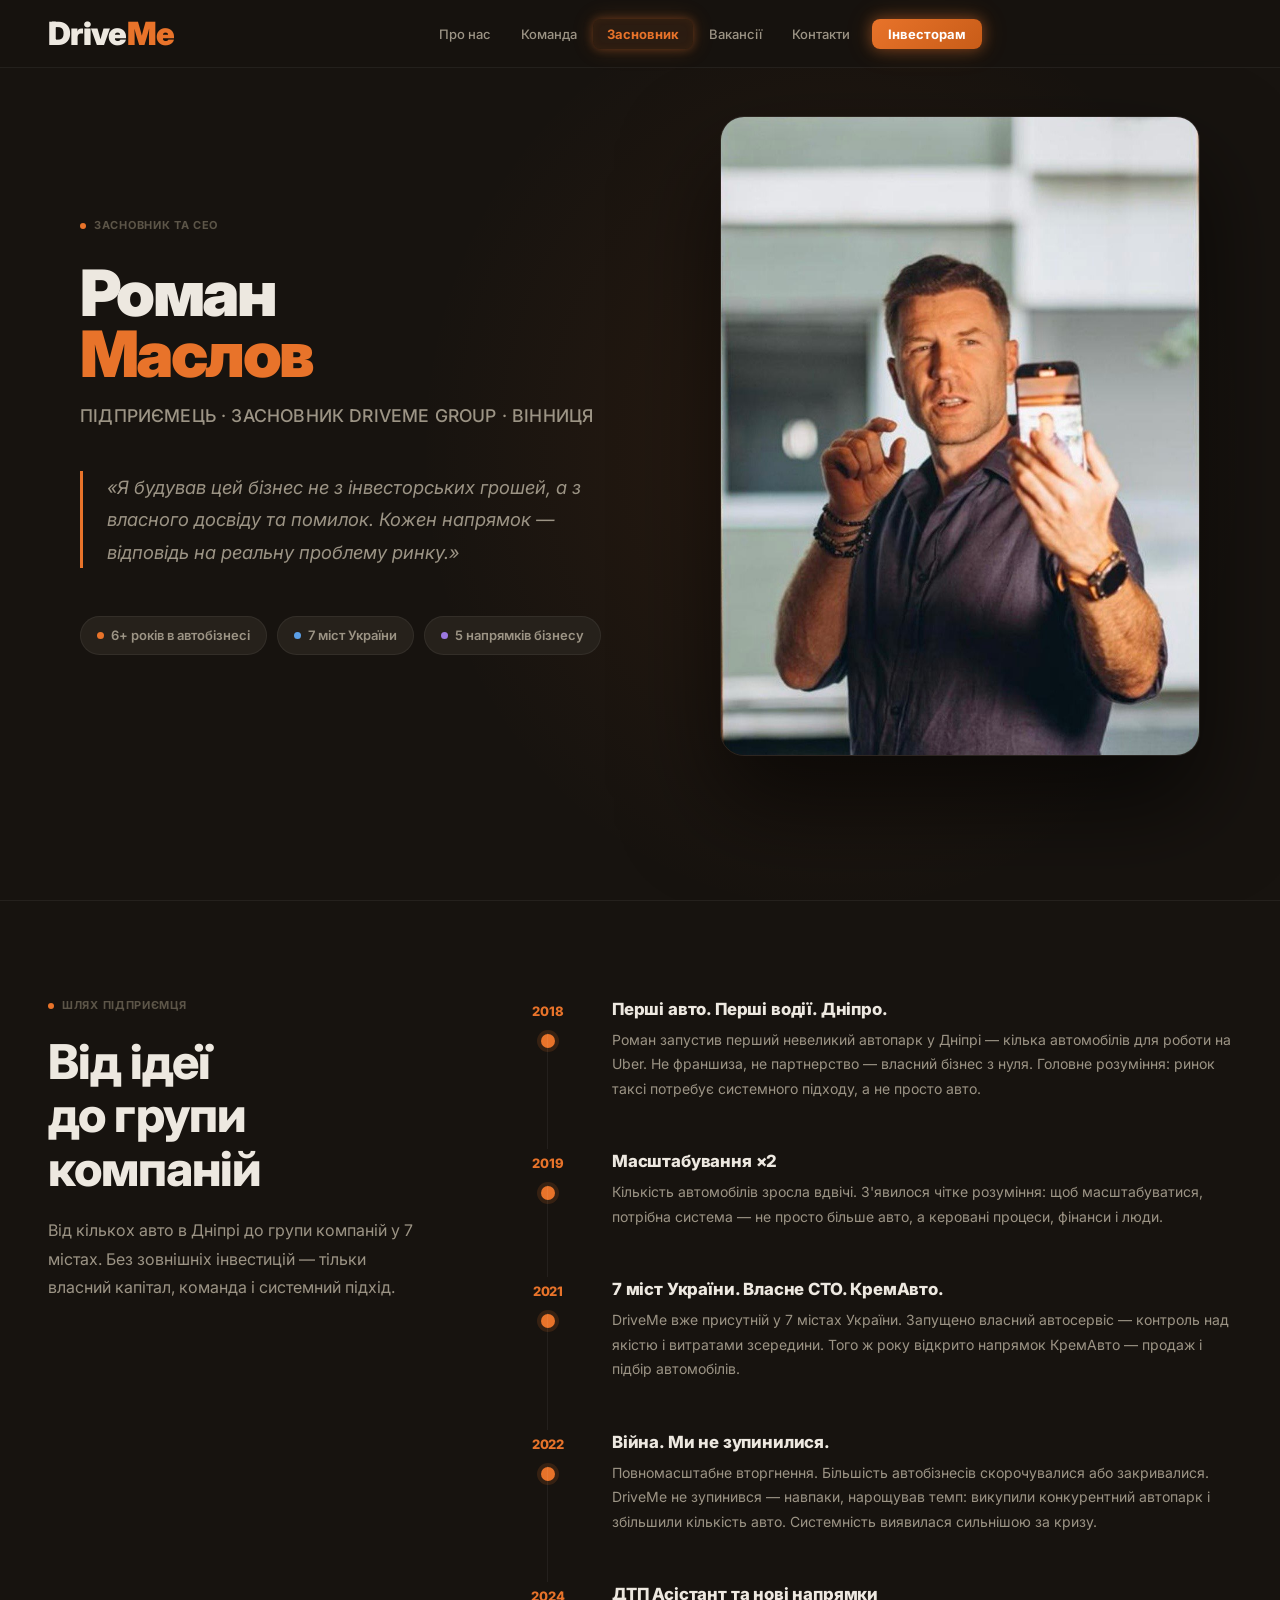
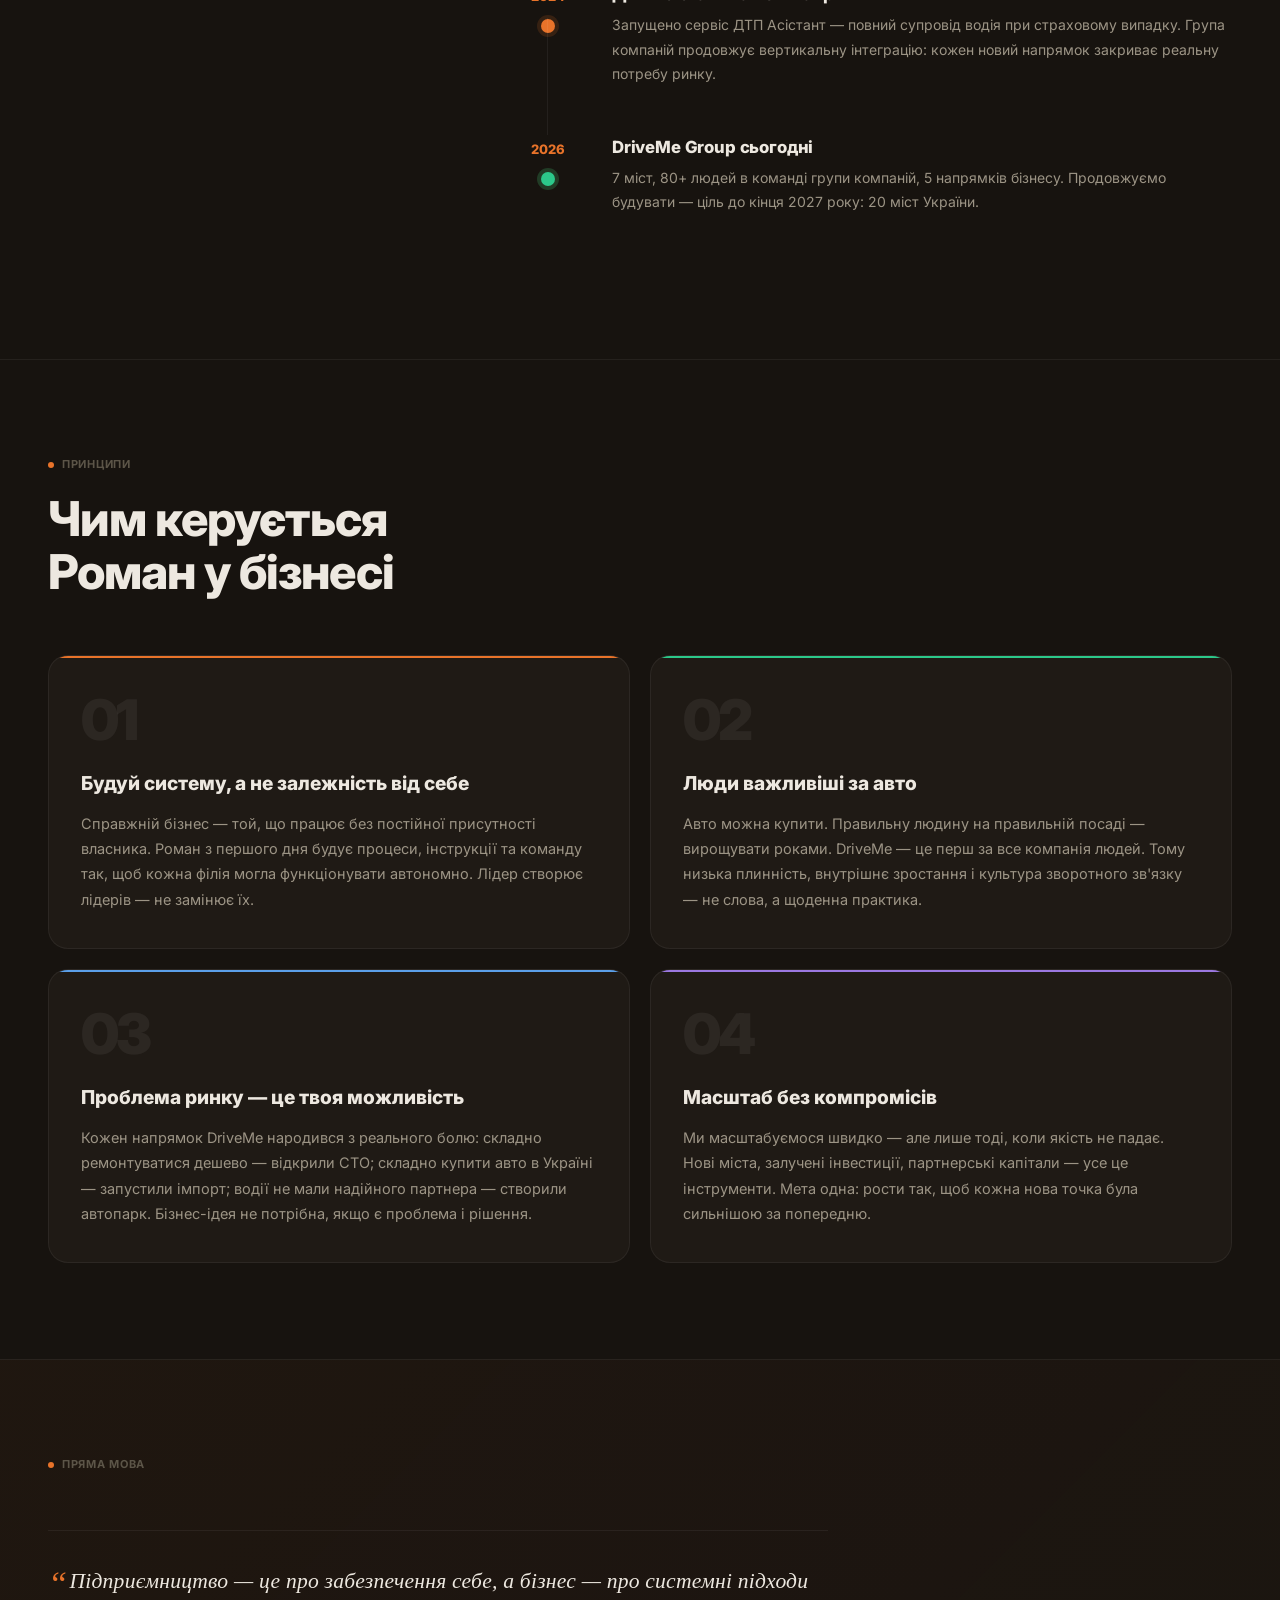
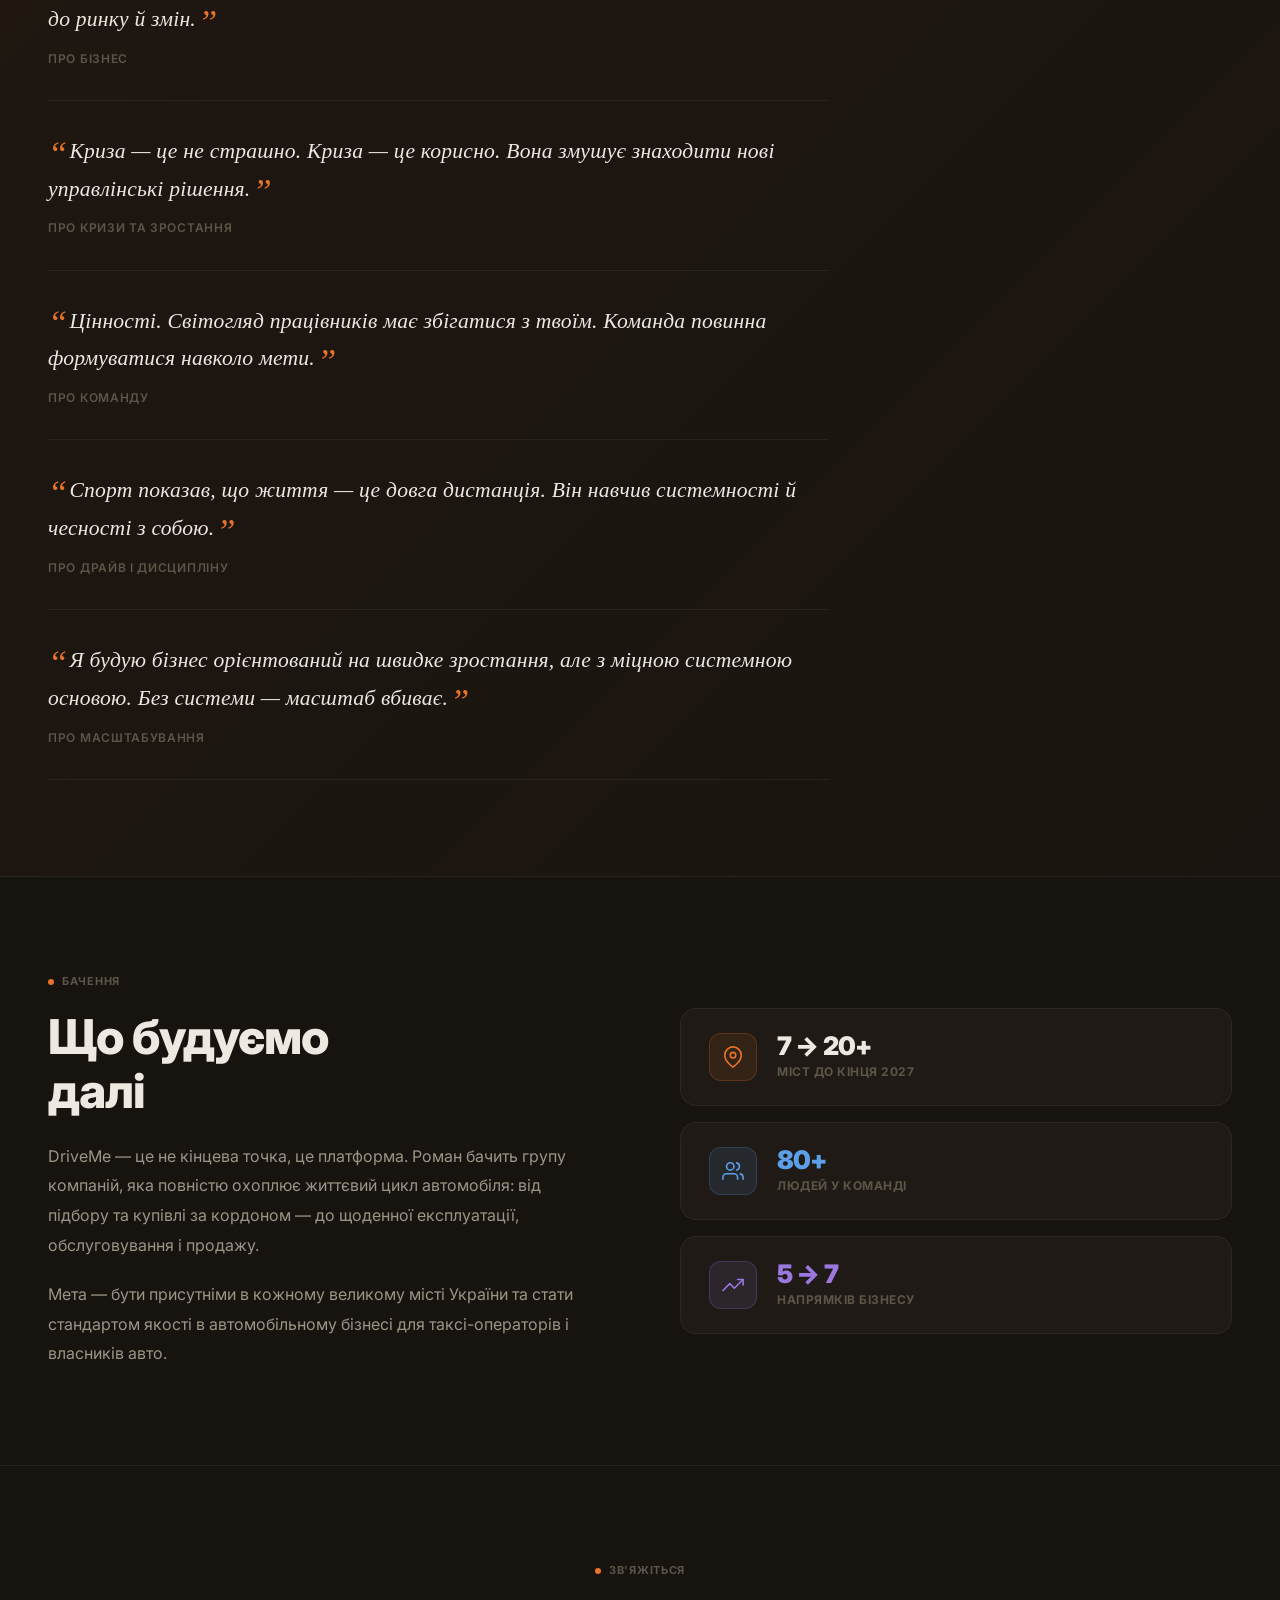
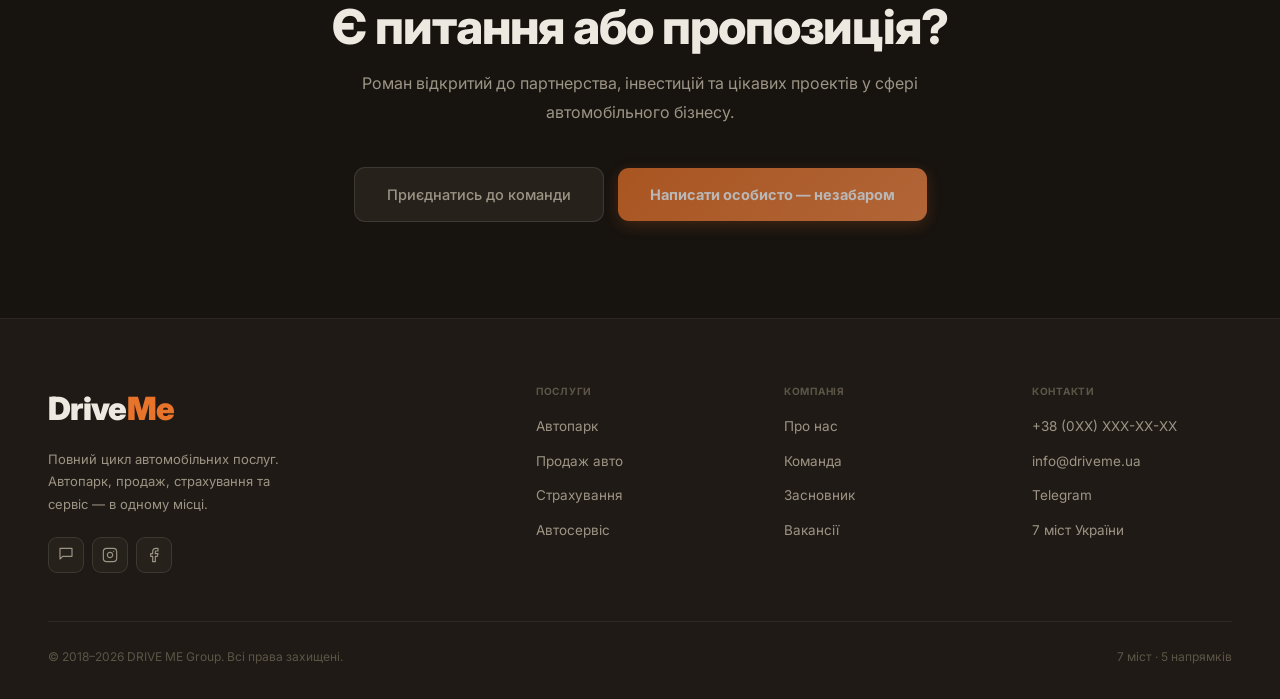
<file: pages/founder.html>
<!DOCTYPE html>
<html lang="uk">
<head>
<meta charset="UTF-8">
<link rel="icon" type="image/svg+xml" href="../images/file-2.svg">
<meta name="viewport" content="width=device-width,initial-scale=1.0">
<title>Роман Маслов — Засновник DRIVE ME Group</title>
<link rel="stylesheet" href="../css/style.css?v=20260712">
<link rel="preconnect" href="https://fonts.googleapis.com">
<link href="https://fonts.googleapis.com/css2?family=Inter:wght@300;400;500;600;700;800;900&display=swap" rel="stylesheet">
<script src="../js/main.js?v=20260709" defer></script>
<style>

/* ── FOUNDER HERO ── */
.founder-hero{
  min-height:100vh;display:flex;align-items:center;
  padding-top:var(--nav-h);position:relative;overflow:hidden;
  background:#17130F;
}
.founder-hero::before{
  content:'';position:absolute;inset:0;
  background:radial-gradient(ellipse 50% 80% at 65% 50%,rgba(232,115,42,0.09) 0%,transparent 65%);
  pointer-events:none;
}
.founder-hero-inner{
  display:grid;grid-template-columns:1fr 480px;
  gap:80px;align-items:center;width:100%;
}
.founder-eyebrow{margin-bottom:28px}
.founder-name{
  font-size:clamp(3rem,5vw,6rem);
  font-weight:900;letter-spacing:-.04em;line-height:.95;
  margin-bottom:16px;
}
.founder-name em{color:var(--accent);font-style:normal}
.founder-title{
  font-size:1.1rem;color:var(--t2);
  font-weight:500;margin-bottom:40px;
  letter-spacing:.01em;
}
.founder-quote-hero{
  border-left:3px solid var(--accent);
  padding-left:24px;
  margin-bottom:48px;
  max-width:560px;
}
.founder-quote-hero p{
  font-size:1.15rem;line-height:1.75;
  color:var(--t2);font-style:italic;
}
.founder-hero-tags{display:flex;flex-wrap:wrap;gap:10px}
.founder-tag{
  display:inline-flex;align-items:center;gap:7px;
  padding:8px 16px;border-radius:30px;
  background:var(--item);border:1px solid var(--border);
  font-size:13px;font-weight:600;color:var(--t2);
}
.founder-tag-dot{width:7px;height:7px;border-radius:50%;background:var(--accent);flex-shrink:0}

/* photo */
.founder-photo-wrap{position:relative}
.founder-photo-img{
  width:100%;aspect-ratio:3/4;
  object-fit:cover;object-position:center top;
  border-radius:24px;
  border:1px solid rgba(255,255,255,0.07);
  box-shadow:0 48px 96px rgba(0,0,0,0.6);
  display:block;
}
.founder-photo-badge{
  position:absolute;bottom:28px;left:-32px;
  background:rgba(20,16,12,0.85);backdrop-filter:blur(20px);
  -webkit-backdrop-filter:blur(20px);
  border:1px solid rgba(255,255,255,0.1);
  border-radius:16px;padding:16px 20px;
  box-shadow:0 8px 32px rgba(0,0,0,0.4);
}
.founder-badge-num{
  font-size:2rem;font-weight:900;letter-spacing:-.04em;
  background:linear-gradient(135deg,#E8732A,#FFB37A);
  -webkit-background-clip:text;-webkit-text-fill-color:transparent;background-clip:text;
  line-height:1;
}
.founder-badge-lbl{font-size:11px;color:var(--t3);text-transform:uppercase;letter-spacing:.7px;font-weight:700;margin-top:4px}

/* ── STORY / TIMELINE ── */
.story-section{padding:96px 0;border-top:1px solid var(--border)}
.story-inner{
  display:grid;grid-template-columns:380px 1fr;
  gap:80px;align-items:start;
}
.story-sticky{position:sticky;top:calc(var(--nav-h) + 32px)}
.story-sticky h2{margin-bottom:20px}
.story-sticky p{font-size:1rem;line-height:1.8;color:var(--t2)}

.timeline{display:flex;flex-direction:column;gap:0}
.tl-item{
  display:grid;grid-template-columns:80px 1fr;
  gap:24px;padding-bottom:48px;position:relative;
}
.tl-item:not(:last-child) .tl-line{
  position:absolute;left:39px;top:36px;bottom:0;
  width:1px;background:var(--border);
}
.tl-left{display:flex;flex-direction:column;align-items:center;gap:12px;padding-top:4px}
.tl-year{
  font-size:13px;font-weight:800;color:var(--accent);
  letter-spacing:-.01em;text-align:center;
}
.tl-dot{
  width:14px;height:14px;border-radius:50%;
  background:var(--accent);flex-shrink:0;
  box-shadow:0 0 0 4px rgba(232,115,42,0.15);
}
.tl-right{padding-top:2px}
.tl-right h3{font-size:1.05rem;font-weight:800;margin-bottom:8px;color:var(--text)}
.tl-right p{font-size:14px;line-height:1.75;color:var(--t2)}

/* ── PRINCIPLES ── */
.principles-section{padding:96px 0;border-top:1px solid var(--border)}
.principles-grid{
  display:grid;grid-template-columns:repeat(2,1fr);
  gap:20px;margin-top:56px;
}
.pr-card{
  background:var(--col);border:1px solid var(--border);
  border-radius:20px;padding:36px 32px;
  transition:border-color var(--tr),transform var(--tr),box-shadow var(--tr);
  position:relative;overflow:hidden;
}
.pr-card::before{
  content:'';position:absolute;top:0;left:0;right:0;height:2px;border-radius:2px 2px 0 0;
}
.pr-card-1::before{background:var(--accent)}
.pr-card-2::before{background:var(--green)}
.pr-card-3::before{background:var(--blue)}
.pr-card-4::before{background:var(--purple)}
.pr-card:hover{border-color:var(--border2);transform:translateY(-4px);box-shadow:0 16px 48px rgba(0,0,0,0.35)}
.pr-num{
  font-size:3.5rem;font-weight:900;letter-spacing:-.05em;line-height:1;
  color:rgba(255,255,255,0.06);
  margin-bottom:20px;
}
.pr-title{font-size:1.2rem;font-weight:800;color:var(--text);margin-bottom:12px}
.pr-text{font-size:14.5px;line-height:1.75;color:var(--t2)}

/* ── BIG QUOTES ── */
.quotes-section{
  padding:96px 0;
  background:linear-gradient(135deg,rgba(232,115,42,0.04) 0%,rgba(232,115,42,0.01) 100%);
  border-top:1px solid var(--border);
  border-bottom:1px solid var(--border);
}
.quotes-grid{
  display:flex;flex-direction:column;gap:0;
  margin-top:48px;max-width:780px;
}
.bq{
  padding:32px 0;
  border-bottom:1px solid var(--border);
}
.bq:first-child{border-top:1px solid var(--border)}
.bq-text{
  font-size:1.35rem;line-height:1.75;
  color:var(--text);font-style:italic;font-weight:400;
  font-family:Georgia,'Times New Roman',serif;
  letter-spacing:.01em;
}
.bq-text::before{content:'\201C';color:var(--accent);font-size:1.6em;line-height:0;vertical-align:-.2em;margin-right:2px}
.bq-text::after{content:'\201D';color:var(--accent);font-size:1.6em;line-height:0;vertical-align:-.2em;margin-left:2px}
.bq-sub{margin-top:10px;font-size:12px;color:var(--t3);font-weight:600;text-transform:uppercase;letter-spacing:.7px}
.bq-mark{display:none}

/* ── VISION ── */
.vision-section{padding:96px 0}
.vision-inner{
  display:grid;grid-template-columns:1fr 1fr;
  gap:80px;align-items:center;
}
.vision-text h2{margin-bottom:24px}
.vision-text p{font-size:1rem;line-height:1.85;color:var(--t2);margin-bottom:20px}
.vision-text p:last-child{margin-bottom:0}
.vision-metrics{display:flex;flex-direction:column;gap:16px}
.vm-item{
  background:var(--col);border:1px solid var(--border);
  border-radius:16px;padding:24px 28px;
  display:flex;align-items:center;gap:20px;
  transition:border-color var(--tr),transform var(--tr);
}
.vm-item:hover{border-color:var(--border2);transform:translateX(4px)}
.vm-icon{
  width:48px;height:48px;border-radius:12px;
  background:var(--accent-bg);border:1px solid var(--accent-brd);
  display:flex;align-items:center;justify-content:center;
  color:var(--accent);flex-shrink:0;
}
.vm-val{font-size:1.6rem;font-weight:900;color:var(--text);letter-spacing:-.03em;line-height:1}
.vm-lbl{font-size:12px;color:var(--t3);text-transform:uppercase;letter-spacing:.5px;font-weight:700;margin-top:3px}

/* ── CONTACT CTA ── */
.founder-cta{
  padding:96px 0;
  border-top:1px solid var(--border);
}
.founder-cta-inner{max-width:640px;margin:0 auto;text-align:center}
.founder-cta-inner h2{margin-bottom:16px}
.founder-cta-inner p{font-size:16px;line-height:1.8;color:var(--t2);margin-bottom:40px}
.founder-cta-btns{display:flex;align-items:center;justify-content:center;gap:14px}

@media(max-width:768px){
  .founder-hero-inner{grid-template-columns:1fr;gap:24px}
  .founder-hero-photo{display:none}
  .founder-hero-h{font-size:clamp(2rem,8vw,3rem);margin-bottom:16px}
  .founder-hero-sub{font-size:.95rem}
  .founder-hero-tags{gap:6px}
  .story-inner{grid-template-columns:1fr;gap:32px}
  .story-sticky{position:static;top:auto}
  .principles-grid{grid-template-columns:1fr}
  .pr-card{padding:28px 24px}
  .pr-num{font-size:2rem}
  .bq-text{font-size:1rem}
  .vision-inner{grid-template-columns:1fr!important;gap:32px}
  .vision-metrics{gap:10px}
  .founder-cta-btns{flex-direction:column;align-items:stretch}
  .founder-cta-btns a{justify-content:center}
}
</style>
</head>
<body>

<!-- ── NAV ── -->
<nav class="nav">
  <div class="nav-inner">
    <a href="../index.html" class="nav-logo">
      <span class="nav-logo-name">Drive<em>Me</em></span>
    </a>
    <ul class="nav-links">
      <li><a href="about.html" class="nav-link">Про нас</a></li>
      <li><a href="team.html" class="nav-link">Команда</a></li>
      <li><a href="founder.html" class="nav-link active">Засновник</a></li>
      <li><a href="vacancies.html" class="nav-link">Вакансії</a></li>
      <li><a href="../index.html#contact" class="nav-link">Контакти</a></li>
      <li><span class="nav-link nav-link--invest" onclick="openInvestModal()">Інвесторам</span></li>
    </ul>
    <div class="nav-cta"></div>
    <button class="hamburger" aria-label="Меню"><span></span><span></span><span></span></button>
  </div>
</nav>

<div class="mob-nav">
  <a href="about.html" class="mob-nav-link"><span class="mob-nav-ico"><svg width="18" height="18" viewBox="0 0 24 24" fill="none" stroke="currentColor" stroke-width="1.75" stroke-linecap="round" stroke-linejoin="round"><circle cx="12" cy="12" r="10"/><line x1="12" y1="8" x2="12" y2="12"/><line x1="12" y1="16" x2="12.01" y2="16"/></svg></span>Про нас</a>
  <a href="team.html" class="mob-nav-link"><span class="mob-nav-ico"><svg width="18" height="18" viewBox="0 0 24 24" fill="none" stroke="currentColor" stroke-width="1.75" stroke-linecap="round" stroke-linejoin="round"><path d="M17 21v-2a4 4 0 0 0-4-4H5a4 4 0 0 0-4 4v2"/><circle cx="9" cy="7" r="4"/><path d="M23 21v-2a4 4 0 0 0-3-3.87"/><path d="M16 3.13a4 4 0 0 1 0 7.75"/></svg></span>Команда</a>
  <a href="founder.html" class="mob-nav-link"><span class="mob-nav-ico"><svg width="18" height="18" viewBox="0 0 24 24" fill="none" stroke="currentColor" stroke-width="1.75" stroke-linecap="round" stroke-linejoin="round"><path d="M20 21v-2a4 4 0 0 0-4-4H8a4 4 0 0 0-4 4v2"/><circle cx="12" cy="7" r="4"/></svg></span>Засновник</a>
  <a href="vacancies.html" class="mob-nav-link"><span class="mob-nav-ico"><svg width="18" height="18" viewBox="0 0 24 24" fill="none" stroke="currentColor" stroke-width="1.75" stroke-linecap="round" stroke-linejoin="round"><rect x="2" y="7" width="20" height="14" rx="2"/><path d="M16 21V5a2 2 0 0 0-2-2h-4a2 2 0 0 0-2 2v16"/></svg></span>Вакансії</a>
  <a href="../index.html#contact" class="mob-nav-link"><span class="mob-nav-ico"><svg width="18" height="18" viewBox="0 0 24 24" fill="none" stroke="currentColor" stroke-width="1.75" stroke-linecap="round" stroke-linejoin="round"><path d="M22 16.92v3a2 2 0 0 1-2.18 2 19.79 19.79 0 0 1-8.63-3.07A19.5 19.5 0 0 1 4.69 12a19.79 19.79 0 0 1-3.07-8.67A2 2 0 0 1 3.61 1h3a2 2 0 0 1 2 1.72 12.84 12.84 0 0 0 .7 2.81 2 2 0 0 1-.45 2.11L8.09 9a16 16 0 0 0 6.29 6.29l1.36-1.36a2 2 0 0 1 2.11-.45 12.84 12.84 0 0 0 2.81.7A2 2 0 0 1 22 16.92z"/></svg></span>Контакти</a>
  <div class="mob-nav-link mob-nav-link--invest" onclick="openInvestModal()"><span class="mob-nav-ico"><svg width="18" height="18" viewBox="0 0 24 24" fill="none" stroke="currentColor" stroke-width="1.75" stroke-linecap="round" stroke-linejoin="round"><polyline points="22 7 13.5 15.5 8.5 10.5 2 17"/><polyline points="16 7 22 7 22 13"/></svg></span>Інвесторам</div>
</div>

<!-- ── HERO ── -->
<section class="founder-hero">
  <div class="wrap">
    <div class="founder-hero-inner">

      <div class="reveal">
        <div class="founder-eyebrow">
          <div class="label"><div class="label-dot"></div>Засновник та CEO</div>
        </div>
        <h1 class="founder-name">Роман<br><em>Маслов</em></h1>
        <p class="founder-title">Підприємець · Засновник DriveMe Group · Вінниця</p>
        <div class="founder-quote-hero">
          <p>«Я будував цей бізнес не з інвесторських грошей, а з власного досвіду та помилок. Кожен напрямок — відповідь на реальну проблему ринку.»</p>
        </div>
        <div class="founder-hero-tags">
          <span class="founder-tag"><span class="founder-tag-dot"></span>6+ років в автобізнесі</span>
          <span class="founder-tag"><span class="founder-tag-dot" style="background:var(--blue)"></span>7 міст України</span>
          <span class="founder-tag"><span class="founder-tag-dot" style="background:var(--purple)"></span>5 напрямків бізнесу</span>
        </div>
      </div>

      <div class="founder-photo-wrap reveal rev-d2">
        <img src="../images/111222.jpeg" alt="Роман Маслов" class="founder-photo-img">
      </div>

    </div>
  </div>
</section>

<!-- ── STORY ── -->
<section class="story-section">
  <div class="wrap">
    <div class="story-inner">

      <div class="story-sticky reveal">
        <div class="label" style="margin-bottom:20px"><div class="label-dot"></div>Шлях підприємця</div>
        <h2>Від ідеї<br>до групи<br>компаній</h2>
        <p style="margin-top:20px">Від кількох авто в Дніпрі до групи компаній у 7 містах. Без зовнішніх інвестицій — тільки власний капітал, команда і системний підхід.</p>
      </div>

      <div class="timeline reveal rev-d1">

        <div class="tl-item">
          <div class="tl-line"></div>
          <div class="tl-left">
            <div class="tl-year">2018</div>
            <div class="tl-dot"></div>
          </div>
          <div class="tl-right">
            <h3>Перші авто. Перші водії. Дніпро.</h3>
            <p>Роман запустив перший невеликий автопарк у Дніпрі — кілька автомобілів для роботи на Uber. Не франшиза, не партнерство — власний бізнес з нуля. Головне розуміння: ринок таксі потребує системного підходу, а не просто авто.</p>
          </div>
        </div>

        <div class="tl-item">
          <div class="tl-line"></div>
          <div class="tl-left">
            <div class="tl-year">2019</div>
            <div class="tl-dot"></div>
          </div>
          <div class="tl-right">
            <h3>Масштабування ×2</h3>
            <p>Кількість автомобілів зросла вдвічі. З'явилося чітке розуміння: щоб масштабуватися, потрібна система — не просто більше авто, а керовані процеси, фінанси і люди.</p>
          </div>
        </div>

        <div class="tl-item">
          <div class="tl-line"></div>
          <div class="tl-left">
            <div class="tl-year">2021</div>
            <div class="tl-dot"></div>
          </div>
          <div class="tl-right">
            <h3>7 міст України. Власне СТО. КремАвто.</h3>
            <p>DriveMe вже присутній у 7 містах України. Запущено власний автосервіс — контроль над якістю і витратами зсередини. Того ж року відкрито напрямок КремАвто — продаж і підбір автомобілів.</p>
          </div>
        </div>

        <div class="tl-item">
          <div class="tl-line"></div>
          <div class="tl-left">
            <div class="tl-year">2022</div>
            <div class="tl-dot"></div>
          </div>
          <div class="tl-right">
            <h3>Війна. Ми не зупинилися.</h3>
            <p>Повномасштабне вторгнення. Більшість автобізнесів скорочувалися або закривалися. DriveMe не зупинився — навпаки, нарощував темп: викупили конкурентний автопарк і збільшили кількість авто. Системність виявилася сильнішою за кризу.</p>
          </div>
        </div>

        <div class="tl-item">
          <div class="tl-line"></div>
          <div class="tl-left">
            <div class="tl-year">2024</div>
            <div class="tl-dot"></div>
          </div>
          <div class="tl-right">
            <h3>ДТП Асістант та нові напрямки</h3>
            <p>Запущено сервіс ДТП Асістант — повний супровід водія при страховому випадку. Група компаній продовжує вертикальну інтеграцію: кожен новий напрямок закриває реальну потребу ринку.</p>
          </div>
        </div>

        <div class="tl-item">
          <div class="tl-left">
            <div class="tl-year">2026</div>
            <div class="tl-dot" style="background:var(--green);box-shadow:0 0 0 4px rgba(74,222,128,0.2)"></div>
          </div>
          <div class="tl-right">
            <h3>DriveMe Group сьогодні</h3>
            <p>7 міст, 80+ людей в команді групи компаній, 5 напрямків бізнесу. Продовжуємо будувати — ціль до кінця 2027 року: 20 міст України.</p>
          </div>
        </div>

      </div>
    </div>
  </div>
</section>

<!-- ── PRINCIPLES ── -->
<section class="principles-section">
  <div class="wrap">
    <div class="sec-head reveal">
      <div class="label"><div class="label-dot"></div>Принципи</div>
      <h2 style="margin-top:14px">Чим керується<br>Роман у бізнесі</h2>
    </div>
    <div class="principles-grid">

      <div class="pr-card pr-card-1 reveal">
        <div class="pr-num">01</div>
        <div class="pr-title">Будуй систему, а не залежність від себе</div>
        <div class="pr-text">Справжній бізнес — той, що працює без постійної присутності власника. Роман з першого дня будує процеси, інструкції та команду так, щоб кожна філія могла функціонувати автономно. Лідер створює лідерів — не замінює їх.</div>
      </div>

      <div class="pr-card pr-card-2 reveal rev-d1">
        <div class="pr-num">02</div>
        <div class="pr-title">Люди важливіші за авто</div>
        <div class="pr-text">Авто можна купити. Правильну людину на правильній посаді — вирощувати роками. DriveMe — це перш за все компанія людей. Тому низька плинність, внутрішнє зростання і культура зворотного зв'язку — не слова, а щоденна практика.</div>
      </div>

      <div class="pr-card pr-card-3 reveal">
        <div class="pr-num">03</div>
        <div class="pr-title">Проблема ринку — це твоя можливість</div>
        <div class="pr-text">Кожен напрямок DriveMe народився з реального болю: складно ремонтуватися дешево — відкрили СТО; складно купити авто в Україні — запустили імпорт; водії не мали надійного партнера — створили автопарк. Бізнес-ідея не потрібна, якщо є проблема і рішення.</div>
      </div>

      <div class="pr-card pr-card-4 reveal rev-d1">
        <div class="pr-num">04</div>
        <div class="pr-title">Масштаб без компромісів</div>
        <div class="pr-text">Ми масштабуємося швидко — але лише тоді, коли якість не падає. Нові міста, залучені інвестиції, партнерські капітали — усе це інструменти. Мета одна: рости так, щоб кожна нова точка була сильнішою за попередню.</div>
      </div>

    </div>
  </div>
</section>

<!-- ── QUOTES ── -->
<section class="quotes-section">
  <div class="wrap">
    <div class="sec-head reveal">
      <div class="label"><div class="label-dot"></div>Пряма мова</div>
    </div>
    <div class="quotes-grid">

      <div class="bq reveal">
        <div class="bq-mark">"</div>
        <div class="bq-text">Підприємництво — це про забезпечення себе, а бізнес — про системні підходи до ринку й змін.</div>
        <div class="bq-sub">Про бізнес</div>
      </div>

      <div class="bq reveal rev-d1">
        <div class="bq-mark">"</div>
        <div class="bq-text">Криза — це не страшно. Криза — це корисно. Вона змушує знаходити нові управлінські рішення.</div>
        <div class="bq-sub">Про кризи та зростання</div>
      </div>

      <div class="bq reveal rev-d2">
        <div class="bq-mark">"</div>
        <div class="bq-text">Цінності. Світогляд працівників має збігатися з твоїм. Команда повинна формуватися навколо мети.</div>
        <div class="bq-sub">Про команду</div>
      </div>

      <div class="bq reveal rev-d3">
        <div class="bq-mark">"</div>
        <div class="bq-text">Спорт показав, що життя — це довга дистанція. Він навчив системності й чесності з собою.</div>
        <div class="bq-sub">Про драйв і дисципліну</div>
      </div>

      <div class="bq reveal rev-d4">
        <div class="bq-mark">"</div>
        <div class="bq-text">Я будую бізнес орієнтований на швидке зростання, але з міцною системною основою. Без системи — масштаб вбиває.</div>
        <div class="bq-sub">Про масштабування</div>
      </div>

    </div>
  </div>
</section>

<!-- ── VISION ── -->
<section class="vision-section">
  <div class="wrap">
    <div class="vision-inner">

      <div class="vision-text reveal">
        <div class="label" style="margin-bottom:20px"><div class="label-dot"></div>Бачення</div>
        <h2>Що будуємо<br>далі</h2>
        <p style="margin-top:24px">DriveMe — це не кінцева точка, це платформа. Роман бачить групу компаній, яка повністю охоплює життєвий цикл автомобіля: від підбору та купівлі за кордоном — до щоденної експлуатації, обслуговування і продажу.</p>
        <p>Мета — бути присутніми в кожному великому місті України та стати стандартом якості в автомобільному бізнесі для таксі-операторів і власників авто.</p>
      </div>

      <div class="vision-metrics reveal rev-d1">
        <div class="vm-item">
          <div class="vm-icon">
            <svg width="22" height="22" viewBox="0 0 24 24" fill="none" stroke="currentColor" stroke-width="1.75" stroke-linecap="round" stroke-linejoin="round"><path d="M21 10c0 7-9 13-9 13s-9-6-9-13a9 9 0 0 1 18 0z"/><circle cx="12" cy="10" r="3"/></svg>
          </div>
          <div>
            <div class="vm-val">7 → 20+</div>
            <div class="vm-lbl">Міст до кінця 2027</div>
          </div>
        </div>
        <div class="vm-item">
          <div class="vm-icon" style="background:rgba(96,165,250,0.1);border-color:rgba(96,165,250,0.2);color:var(--blue)">
            <svg width="22" height="22" viewBox="0 0 24 24" fill="none" stroke="currentColor" stroke-width="1.75" stroke-linecap="round" stroke-linejoin="round"><path d="M17 21v-2a4 4 0 0 0-4-4H5a4 4 0 0 0-4 4v2"/><circle cx="9" cy="7" r="4"/><path d="M23 21v-2a4 4 0 0 0-3-3.87"/><path d="M16 3.13a4 4 0 0 1 0 7.75"/></svg>
          </div>
          <div>
            <div class="vm-val" style="color:var(--blue)">80+</div>
            <div class="vm-lbl">Людей у команді</div>
          </div>
        </div>
        <div class="vm-item">
          <div class="vm-icon" style="background:rgba(167,139,250,0.1);border-color:rgba(167,139,250,0.2);color:var(--purple)">
            <svg width="22" height="22" viewBox="0 0 24 24" fill="none" stroke="currentColor" stroke-width="1.75" stroke-linecap="round" stroke-linejoin="round"><polyline points="23 6 13.5 15.5 8.5 10.5 1 18"/><polyline points="17 6 23 6 23 12"/></svg>
          </div>
          <div>
            <div class="vm-val" style="color:var(--purple)">5 → 7</div>
            <div class="vm-lbl">Напрямків бізнесу</div>
          </div>
        </div>
      </div>

    </div>
  </div>
</section>

<!-- ── CTA ── -->
<section class="founder-cta">
  <div class="wrap">
    <div class="founder-cta-inner reveal">
      <div class="label" style="justify-content:center;margin-bottom:20px"><div class="label-dot"></div>Зв'яжіться</div>
      <h2>Є питання або пропозиція?</h2>
      <p>Роман відкритий до партнерства, інвестицій та цікавих проектів у сфері автомобільного бізнесу.</p>
      <div class="founder-cta-btns">
        <a href="vacancies.html" class="btn-g btn-lg">Приєднатись до команди</a>
        <span class="btn-p btn-lg" style="cursor:default;opacity:.7">Написати особисто — незабаром</span>
      </div>
    </div>
  </div>
</section>

<!-- ── FOOTER ── -->
<footer class="footer">
  <div class="wrap">
    <div class="footer-grid">
      <div class="footer-brand">
        <a href="../index.html" class="nav-logo" style="margin-bottom:0">
          <span class="nav-logo-name">Drive<em>Me</em></span>
        </a>
        <p>Повний цикл автомобільних послуг. Автопарк, продаж, страхування та сервіс — в одному місці.</p>
        <div class="footer-social">
          <a href="#" class="social-btn"><svg width="16" height="16" viewBox="0 0 24 24" fill="none" stroke="currentColor" stroke-width="1.75" stroke-linecap="round" stroke-linejoin="round"><path d="M21 2H3v16l4-4h14V2z"/></svg></a>
          <a href="#" class="social-btn"><svg width="16" height="16" viewBox="0 0 24 24" fill="none" stroke="currentColor" stroke-width="1.75" stroke-linecap="round" stroke-linejoin="round"><rect x="2" y="2" width="20" height="20" rx="5"/><path d="M16 11.37A4 4 0 1 1 12.63 8 4 4 0 0 1 16 11.37z"/><line x1="17.5" y1="6.5" x2="17.51" y2="6.5"/></svg></a>
          <a href="#" class="social-btn"><svg width="16" height="16" viewBox="0 0 24 24" fill="none" stroke="currentColor" stroke-width="1.75" stroke-linecap="round" stroke-linejoin="round"><path d="M18 2h-3a5 5 0 0 0-5 5v3H7v4h3v8h4v-8h3l1-4h-4V7a1 1 0 0 1 1-1h3z"/></svg></a>
        </div>
      </div>
      <div class="footer-col">
        <h5>Послуги</h5>
        <ul>
          <li><a href="fleet.html">Автопарк</a></li>
          <li><a href="#">Продаж авто</a></li>
          <li><a href="#">Страхування</a></li>
          <li><a href="#">Автосервіс</a></li>
        </ul>
      </div>
      <div class="footer-col">
        <h5>Компанія</h5>
        <ul>
          <li><a href="about.html">Про нас</a></li>
          <li><a href="team.html">Команда</a></li>
          <li><a href="founder.html">Засновник</a></li>
          <li><a href="vacancies.html">Вакансії</a></li>
        </ul>
      </div>
      <div class="footer-col">
        <h5>Контакти</h5>
        <ul>
          <li><a href="tel:+380000000000">+38 (0XX) XXX-XX-XX</a></li>
          <li><a href="mailto:info@driveme.ua">info@driveme.ua</a></li>
          <li><a href="#">Telegram</a></li>
          <li><a href="#">7 міст України</a></li>
        </ul>
      </div>
    </div>
    <div class="footer-bottom">
      <p>© 2018–2026 DRIVE ME Group. Всі права захищені.</p>
      <span>7 міст · 5 напрямків</span>
    </div>
  </div>
</footer>




<!-- INVEST-MODAL -->
<div id="invest-modal" style="display:none;position:fixed;inset:0;z-index:9999;justify-content:center;"></div>
<script>
(function(){
  var BOX_HTML = '<div id="imod-inner" style="position:relative;z-index:1;background:#1F1A15;color:#F0EBE3;border:1px solid rgba(255,255,255,0.12);padding:32px 24px 40px;box-shadow:0 12px 60px rgba(0,0,0,.85);box-sizing:border-box;width:100%;max-width:480px;">'
    + '<button onclick="_iClose()" style="position:absolute;top:16px;right:16px;width:36px;height:36px;border-radius:50%;background:rgba(255,255,255,0.08);border:1px solid rgba(255,255,255,0.15);color:#F0EBE3;display:flex;align-items:center;justify-content:center;cursor:pointer;font-size:18px;line-height:1;">&#10005;</button>'
    + '<div style="display:inline-flex;align-items:center;gap:7px;font-size:11px;font-weight:700;letter-spacing:.1em;text-transform:uppercase;color:#E8732A;margin-bottom:12px;"><span style="width:6px;height:6px;border-radius:50%;background:#E8732A;display:inline-block;"></span>&#1030;&#1085;&#1074;&#1077;&#1089;&#1090;&#1086;&#1088;&#1072;&#1084;</div>'
    + '<h2 style="font-size:1.5rem;font-weight:900;letter-spacing:-.02em;color:#F0EBE3;margin:0 0 8px;">&#1047;&#1074;&#700;&#1103;&#1079;&#1072;&#1090;&#1080;&#1089;&#1103; &#1079; &#1085;&#1072;&#1084;&#1080;</h2>'
    + '<p style="font-size:.9rem;line-height:1.7;color:rgba(240,235,227,0.65);margin:0 0 24px;">&#1047;&#1072;&#1083;&#1080;&#1096;&#1090;&#1077; &#1082;&#1086;&#1085;&#1090;&#1072;&#1082;&#1090;&#1080; &#8212; &#1084;&#1080; &#1079;&#1074;&#700;&#1103;&#1078;&#1077;&#1084;&#1086;&#1089;&#1100; &#1110; &#1088;&#1086;&#1079;&#1082;&#1072;&#1078;&#1077;&#1084;&#1086; &#1073;&#1110;&#1083;&#1100;&#1096;&#1077; &#1087;&#1088;&#1086; &#1084;&#1086;&#1078;&#1083;&#1080;&#1074;&#1086;&#1089;&#1090;&#1110; &#1089;&#1087;&#1110;&#1074;&#1087;&#1088;&#1072;&#1094;&#1110; &#1079; DriveMe Group.</p>'
    + '<form id="invest-form" onsubmit="return _iSubmit(this)" style="display:flex;flex-direction:column;gap:10px;">'
    + '<input type="text" name="name" placeholder="&#1042;&#1072;&#1096;&#1077; &#1110;&#1084;&#700;&#1103;" required autocomplete="name" style="background:rgba(255,255,255,0.07);border:1px solid rgba(255,255,255,0.15);border-radius:12px;padding:13px 16px;font-size:14px;color:#F0EBE3;font-family:inherit;outline:none;box-sizing:border-box;width:100%;">'
    + '<input type="tel" name="phone" placeholder="&#1058;&#1077;&#1083;&#1077;&#1092;&#1086;&#1085;" required autocomplete="tel" style="background:rgba(255,255,255,0.07);border:1px solid rgba(255,255,255,0.15);border-radius:12px;padding:13px 16px;font-size:14px;color:#F0EBE3;font-family:inherit;outline:none;box-sizing:border-box;width:100%;">'
    + '<input type="email" name="email" placeholder="Email (&#1085;&#1077;&#1086;&#1073;&#1086;&#1074;&#700;&#1103;&#1079;&#1082;&#1086;&#1074;&#1086;)" autocomplete="email" style="background:rgba(255,255,255,0.07);border:1px solid rgba(255,255,255,0.15);border-radius:12px;padding:13px 16px;font-size:14px;color:#F0EBE3;font-family:inherit;outline:none;box-sizing:border-box;width:100%;">'
    + '<textarea name="message" placeholder="&#1050;&#1086;&#1088;&#1086;&#1090;&#1082;&#1086; &#1087;&#1088;&#1086; &#1089;&#1077;&#1073;&#1077; &#1072;&#1073;&#1086; &#1079;&#1072;&#1087;&#1080;&#1090;" rows="3" style="background:rgba(255,255,255,0.07);border:1px solid rgba(255,255,255,0.15);border-radius:12px;padding:13px 16px;font-size:14px;color:#F0EBE3;font-family:inherit;outline:none;resize:none;box-sizing:border-box;width:100%;"></textarea>'
    + '<button type="submit" style="margin-top:4px;width:100%;padding:15px 24px;border-radius:12px;background:linear-gradient(135deg,#E8732A,#c85c18);color:#fff;font-size:14px;font-weight:700;cursor:pointer;border:none;font-family:inherit;box-shadow:0 4px 20px rgba(232,115,42,.4);">&#1053;&#1072;&#1076;&#1110;&#1089;&#1083;&#1072;&#1090;&#1080; &#1079;&#1072;&#1087;&#1080;&#1090; &#8594;</button>'
    + '</form>'
    + '<div id="invest-success" style="display:none;flex-direction:column;align-items:center;text-align:center;padding:24px 0;gap:16px;">'
    + '<div style="width:64px;height:64px;border-radius:50%;background:rgba(44,200,138,0.15);border:1px solid rgba(44,200,138,0.3);color:#2CC88A;display:flex;align-items:center;justify-content:center;font-size:28px;">&#10003;</div>'
    + '<div style="font-size:1rem;font-weight:600;color:#F0EBE3;line-height:1.6;">&#1044;&#1103;&#1082;&#1091;&#1108;&#1084;&#1086;! &#1052;&#1080; &#1079;&#1074;&#700;&#1103;&#1078;&#1077;&#1084;&#1086;&#1089;&#1100; &#1079; &#1074;&#1072;&#1084;&#1080; &#1085;&#1072;&#1081;&#1073;&#1083;&#1080;&#1078;&#1095;&#1080;&#1084; &#1095;&#1072;&#1089;&#1086;&#1084;.</div>'
    + '</div>'
    + '</div>';

  var m = document.getElementById('invest-modal');
  m.innerHTML = '<div id="imod-overlay" style="position:absolute;inset:0;background:rgba(0,0,0,0.75);backdrop-filter:blur(8px);-webkit-backdrop-filter:blur(8px);" onclick="_iClose()"></div>' + BOX_HTML;

  function setBox() {
    var inner = document.getElementById('imod-inner');
    if (!inner) return;
    if (window.innerWidth < 600) {
      m.style.alignItems = 'flex-end';
      inner.style.borderRadius = '24px 24px 0 0';
      inner.style.maxWidth = '100%';
      inner.style.margin = '0';
    } else {
      m.style.alignItems = 'center';
      inner.style.borderRadius = '24px';
      inner.style.maxWidth = '480px';
      inner.style.margin = 'auto';
    }
  }

  window.openInvestModal = function(){
    var mn = document.querySelector('.mob-nav');
    if (mn) { mn.style.display='none'; mn.classList.remove('open'); }
    var f = document.getElementById('invest-form');
    var s = document.getElementById('invest-success');
    if (f) { f.style.display='flex'; f.reset(); }
    if (s) s.style.display = 'none';
    setBox();
    m.style.display = 'flex';
    document.body.style.overflow = 'hidden';
  };

  window._iClose = function(){
    m.style.display = 'none';
    document.body.style.overflow = '';
  };

  window._iSubmit = function(f){
    f.style.display = 'none';
    document.getElementById('invest-success').style.display = 'flex';
    setTimeout(_iClose, 3000);
    return false;
  };

  document.addEventListener('keydown', function(e){ if(e.key==='Escape') _iClose(); });
})();
</script>
</body>
</html>
</file>
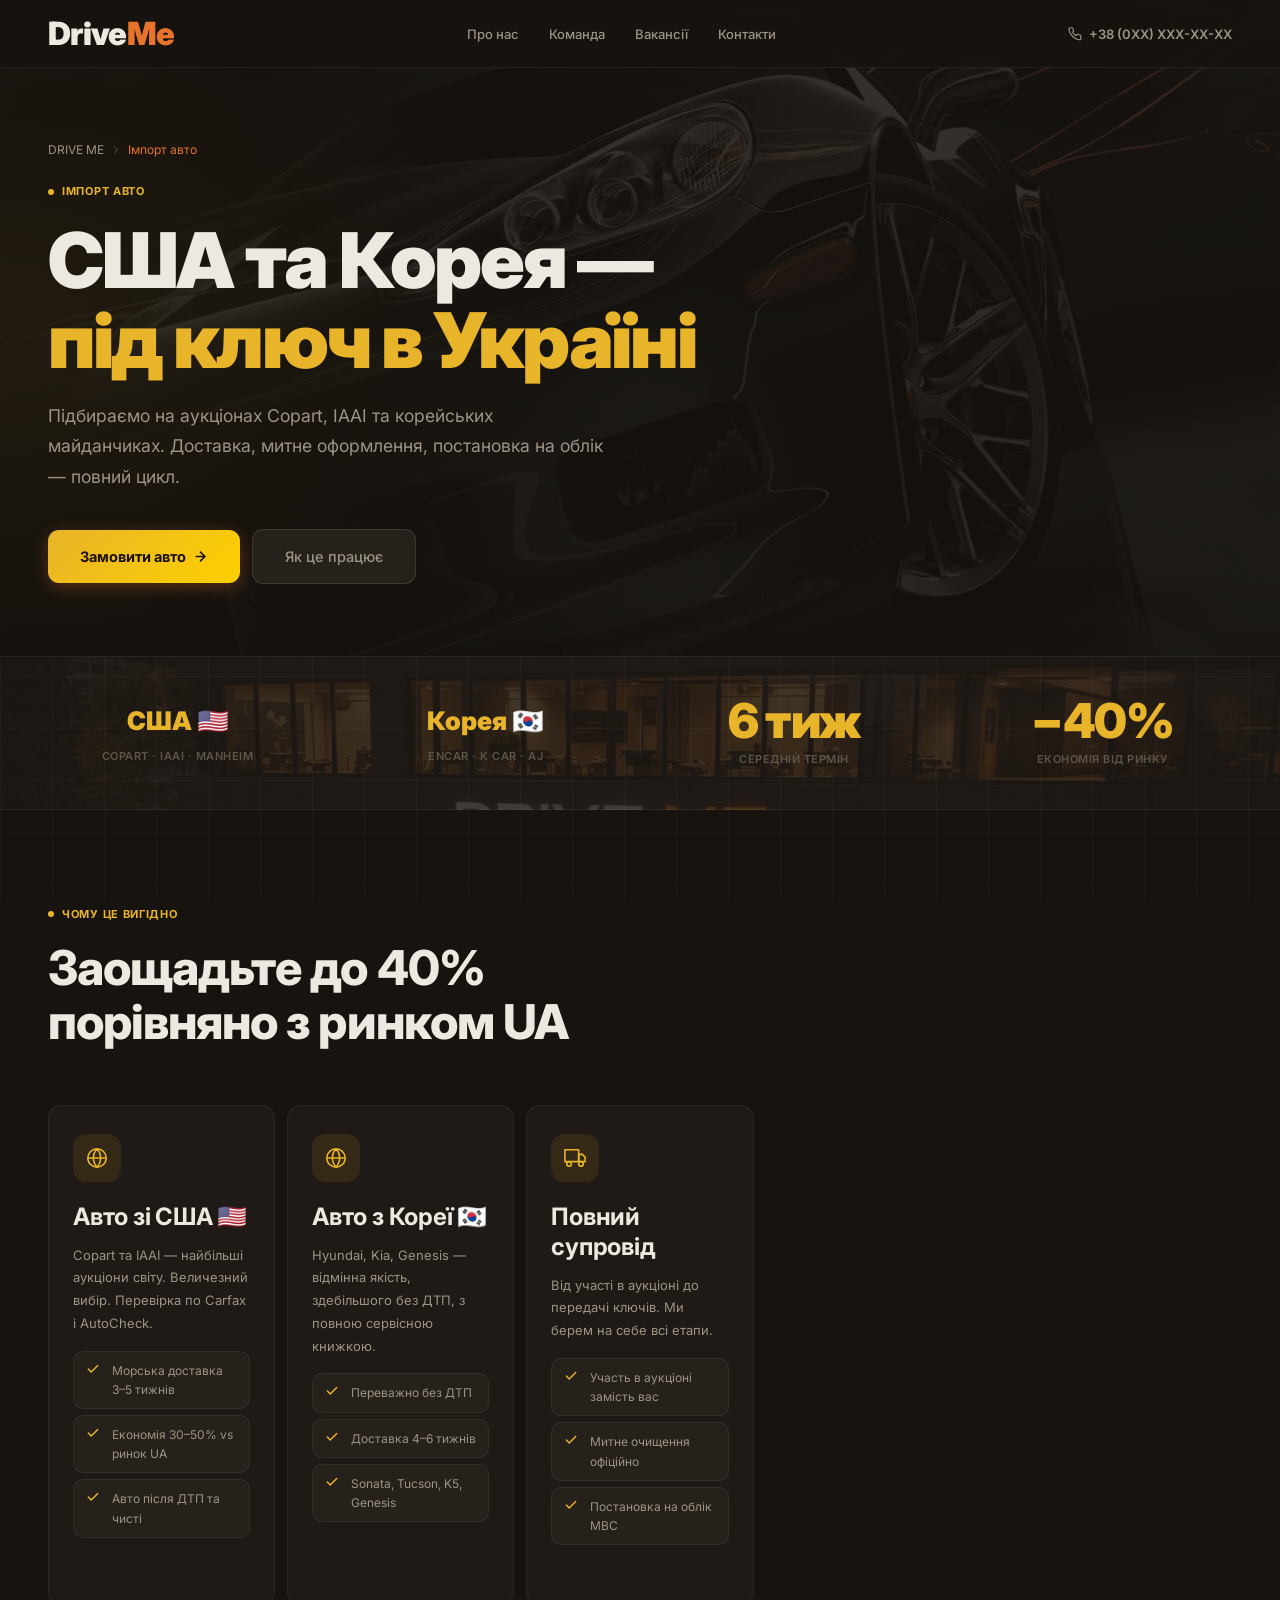
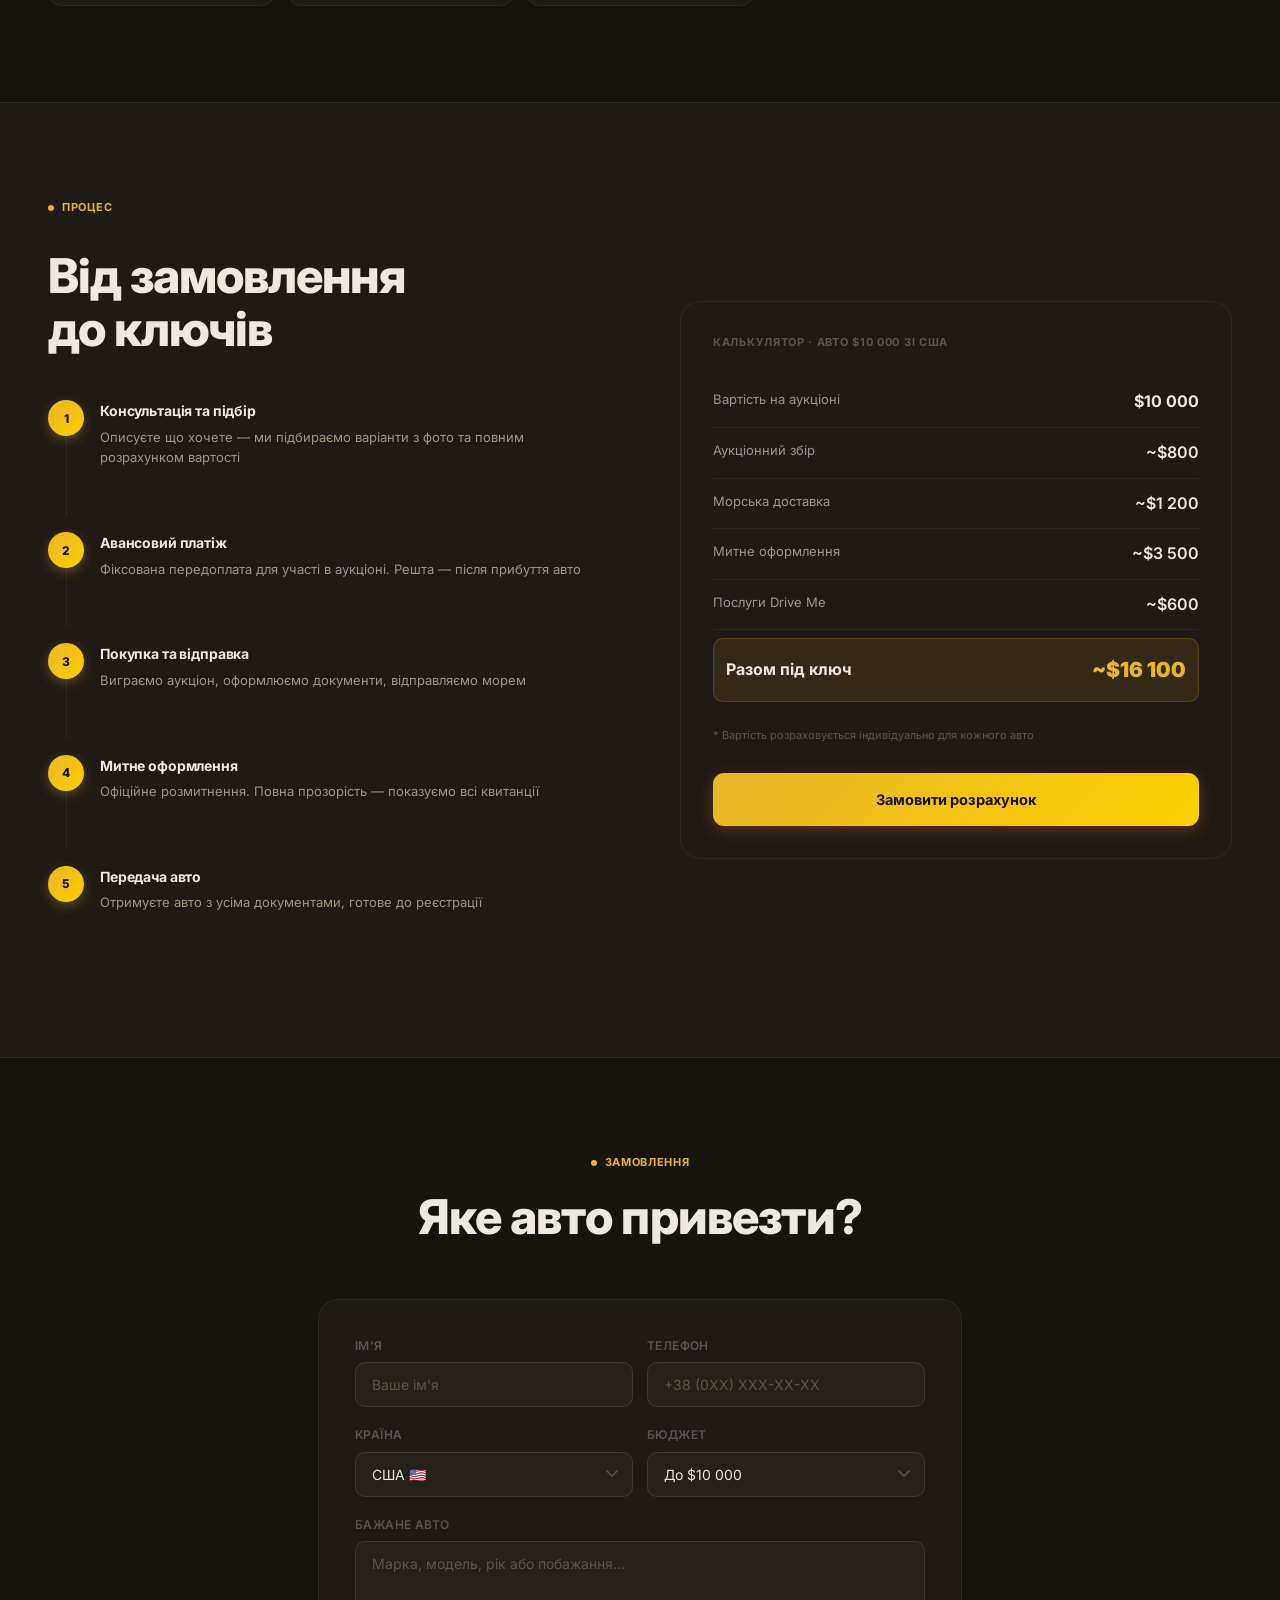
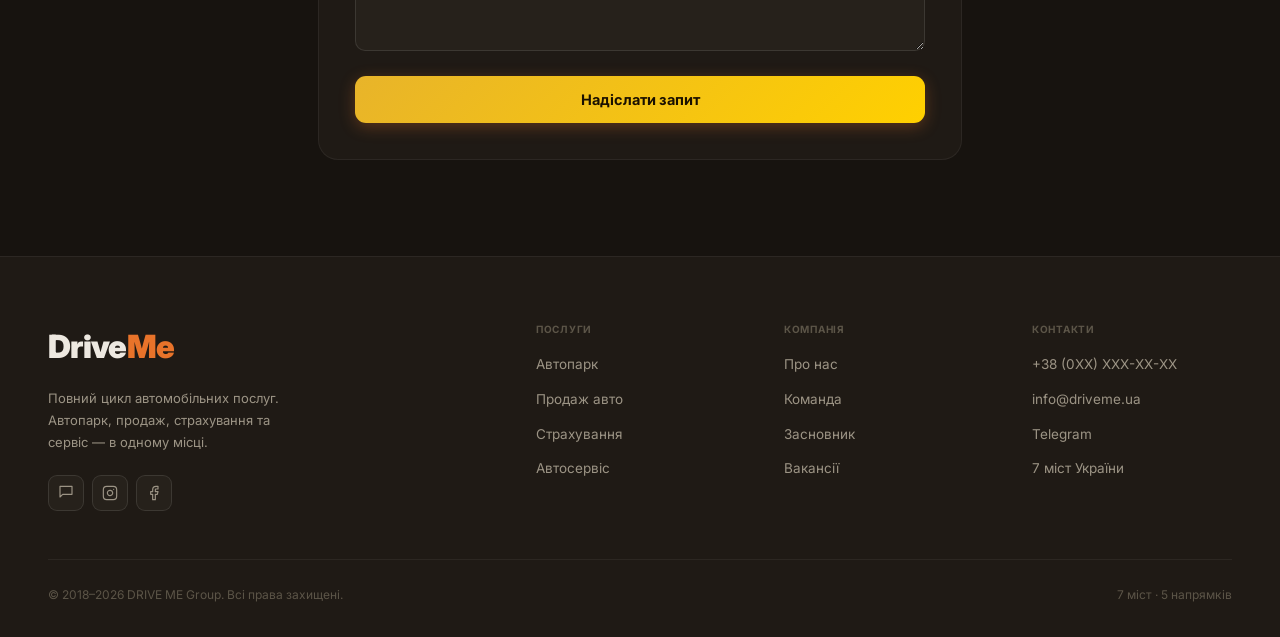
<file: pages/import.html>
<!DOCTYPE html>
<html lang="uk">
<head>
<meta charset="UTF-8">
<meta name="viewport" content="width=device-width,initial-scale=1.0">
<title>Імпорт авто зі США та Кореї — DRIVE ME</title>
<link rel="stylesheet" href="../css/style.css">
<link rel="preconnect" href="https://fonts.googleapis.com">
<link href="https://fonts.googleapis.com/css2?family=Inter:wght@300;400;500;600;700;800;900&display=swap" rel="stylesheet">
<script src="../js/main.js" defer></script>
</head>
<body>
<nav class="nav">
  <div class="nav-inner">
    <a href="../index.html" class="nav-logo"><span class="nav-logo-name">Drive<em>Me</em></span></a>
    <ul class="nav-links">
      <li><a href="../index.html#services" class="nav-link">Про нас</a></li>
      <li><a href="../index.html#founder" class="nav-link">Команда</a></li>
      <li><a href="../index.html#contact" class="nav-link">Вакансії</a></li>
      <li><a href="../index.html#contact" class="nav-link">Контакти</a></li>
    </ul>
    <div class="nav-cta"><a href="tel:+380000000000" class="nav-phone"><svg width="14" height="14" viewBox="0 0 24 24" fill="none" stroke="currentColor" stroke-width="2" stroke-linecap="round" stroke-linejoin="round"><path d="M22 16.92v3a2 2 0 0 1-2.18 2 19.79 19.79 0 0 1-8.63-3.07A19.5 19.5 0 0 1 4.69 12a19.79 19.79 0 0 1-3.07-8.67A2 2 0 0 1 3.6 1.27h3a2 2 0 0 1 2 1.72c.127.96.361 1.903.7 2.81a2 2 0 0 1-.45 2.11L7.91 8.96a16 16 0 0 0 6.07 6.07l.96-1.96a2 2 0 0 1 2.11-.45c.907.339 1.85.573 2.81.7A2 2 0 0 1 21.73 15z"/></svg>+38 (0XX) XXX-XX-XX</a></div>
    <button class="hamburger"><span></span><span></span><span></span></button>
  </div>
</nav>
<div class="mob-nav"><a href="fleet.html" class="mob-nav-link"><span class="mob-nav-ico"><svg width="18" height="18" viewBox="0 0 24 24" fill="none" stroke="currentColor" stroke-width="1.75" stroke-linecap="round" stroke-linejoin="round"><path d="M5 17H3a2 2 0 0 1-2-2v-4a2 2 0 0 1 .5-1.3L5 6h14l3.5 3.7A2 2 0 0 1 23 11v4a2 2 0 0 1-2 2h-2"/><circle cx="7.5" cy="17.5" r="2.5"/><circle cx="16.5" cy="17.5" r="2.5"/></svg></span>Автопарк</a><a href="sales.html" class="mob-nav-link"><span class="mob-nav-ico"><svg width="18" height="18" viewBox="0 0 24 24" fill="none" stroke="currentColor" stroke-width="1.75" stroke-linecap="round" stroke-linejoin="round"><path d="M20.59 13.41l-7.17 7.17a2 2 0 0 1-2.83 0L2 12V2h10l8.59 8.59a2 2 0 0 1 0 2.82z"/><line x1="7" y1="7" x2="7.01" y2="7"/></svg></span>Продаж авто</a><a href="import.html" class="mob-nav-link"><span class="mob-nav-ico"><svg width="18" height="18" viewBox="0 0 24 24" fill="none" stroke="currentColor" stroke-width="1.75" stroke-linecap="round" stroke-linejoin="round"><circle cx="12" cy="12" r="10"/><line x1="2" y1="12" x2="22" y2="12"/><path d="M12 2a15.3 15.3 0 0 1 4 10 15.3 15.3 0 0 1-4 10 15.3 15.3 0 0 1-4-10 15.3 15.3 0 0 1 4-10z"/></svg></span>Імпорт авто</a><a href="insurance.html" class="mob-nav-link"><span class="mob-nav-ico"><svg width="18" height="18" viewBox="0 0 24 24" fill="none" stroke="currentColor" stroke-width="1.75" stroke-linecap="round" stroke-linejoin="round"><path d="M12 22s8-4 8-10V5l-8-3-8 3v7c0 6 8 10 8 10z"/></svg></span>Страхування</a><a href="service.html" class="mob-nav-link"><span class="mob-nav-ico"><svg width="18" height="18" viewBox="0 0 24 24" fill="none" stroke="currentColor" stroke-width="1.75" stroke-linecap="round" stroke-linejoin="round"><path d="M14.7 6.3a1 1 0 0 0 0 1.4l1.6 1.6a1 1 0 0 0 1.4 0l3.77-3.77a6 6 0 0 1-7.94 7.94l-6.91 6.91a2.12 2.12 0 0 1-3-3l6.91-6.91a6 6 0 0 1 7.94-7.94l-3.76 3.76z"/></svg></span>Автосервіс</a></div>

<section class="page-hero page-hero-import">
  <div class="page-hero-bg" style="background:radial-gradient(ellipse 60% 80% at 0% 50%,rgba(232,180,42,0.06) 0%,transparent 70%)"></div>
  <div class="wrap">
    <div class="breadcrumb"><a href="../index.html">DRIVE ME</a><svg width="12" height="12" viewBox="0 0 24 24" fill="none" stroke="currentColor" stroke-width="2" stroke-linecap="round" stroke-linejoin="round" class="bc-sep"><polyline points="9 18 15 12 9 6"/></svg><span class="bc-cur">Імпорт авто</span></div>
    <div class="label" style="margin-bottom:20px;color:var(--yellow)"><div class="label-dot" style="background:var(--yellow)"></div>Імпорт авто</div>
    <h1>США та Корея —<br><span style="color:var(--yellow)">під ключ в Україні</span></h1>
    <p>Підбираємо на аукціонах Copart, IAAI та корейських майданчиках. Доставка, митне оформлення, постановка на облік — повний цикл.</p>
    <div class="page-hero-btns">
      <a href="#order" class="btn-p btn-lg" style="background:linear-gradient(135deg,var(--yellow),#FFD000);color:#1a1000">Замовити авто<svg width="15" height="15" viewBox="0 0 24 24" fill="none" stroke="currentColor" stroke-width="2.5" stroke-linecap="round" stroke-linejoin="round"><line x1="5" y1="12" x2="19" y2="12"/><polyline points="12 5 19 12 12 19"/></svg></a>
      <a href="#how" class="btn-g btn-lg">Як це працює</a>
    </div>
  </div>
</section>

<div class="stats-bar">
  <div class="wrap"><div class="stats-row reveal">
    <div class="stat-item"><div style="font-size:1.6rem;font-weight:900;color:var(--yellow);margin-bottom:6px">США 🇺🇸</div><div class="stat-lbl">Copart · IAAI · Manheim</div></div>
    <div class="stat-div"></div>
    <div class="stat-item"><div style="font-size:1.6rem;font-weight:900;color:var(--yellow);margin-bottom:6px">Корея 🇰🇷</div><div class="stat-lbl">Encar · K Car · AJ</div></div>
    <div class="stat-div"></div>
    <div class="stat-item"><div class="stat-num" style="color:var(--yellow)"><span data-target="6" data-suffix=" тиж">0</span></div><div class="stat-lbl">Середній термін</div></div>
    <div class="stat-div"></div>
    <div class="stat-item"><div class="stat-num" style="color:var(--yellow)">−40%</div><div class="stat-lbl">Економія від ринку</div></div>
  </div></div>
</div>

<!-- WHY -->
<section>
  <div class="wrap">
    <div class="sec-head reveal">
      <div class="label" style="color:var(--yellow)"><div class="label-dot" style="background:var(--yellow)"></div>Чому це вигідно</div>
      <h2>Заощадьте до 40%<br>порівняно з ринком UA</h2>
    </div>
    <div class="services-grid">
      <div class="card card-yellow reveal" style="padding:28px 24px">
        <div class="ico-box ico-yellow"><svg width="22" height="22" viewBox="0 0 24 24" fill="none" stroke="currentColor" stroke-width="1.75" stroke-linecap="round" stroke-linejoin="round"><circle cx="12" cy="12" r="10"/><line x1="2" y1="12" x2="22" y2="12"/><path d="M12 2a15.3 15.3 0 0 1 4 10 15.3 15.3 0 0 1-4 10 15.3 15.3 0 0 1-4-10 15.3 15.3 0 0 1 4-10z"/></svg></div>
        <h3 style="margin-bottom:12px">Авто зі США 🇺🇸</h3>
        <p style="font-size:13px;margin-bottom:16px">Copart та IAAI — найбільші аукціони світу. Величезний вибір. Перевірка по Carfax і AutoCheck.</p>
        <div class="feature-list" style="gap:6px">
          <div class="feature-item" style="padding:9px 12px"><svg width="14" height="14" viewBox="0 0 24 24" fill="none" stroke="var(--yellow)" stroke-width="2.5" stroke-linecap="round" stroke-linejoin="round" class="feature-item-ico"><polyline points="20 6 9 17 4 12"/></svg><div class="feature-item-txt" style="font-size:12px">Морська доставка 3–5 тижнів</div></div>
          <div class="feature-item" style="padding:9px 12px"><svg width="14" height="14" viewBox="0 0 24 24" fill="none" stroke="var(--yellow)" stroke-width="2.5" stroke-linecap="round" stroke-linejoin="round" class="feature-item-ico"><polyline points="20 6 9 17 4 12"/></svg><div class="feature-item-txt" style="font-size:12px">Економія 30–50% vs ринок UA</div></div>
          <div class="feature-item" style="padding:9px 12px"><svg width="14" height="14" viewBox="0 0 24 24" fill="none" stroke="var(--yellow)" stroke-width="2.5" stroke-linecap="round" stroke-linejoin="round" class="feature-item-ico"><polyline points="20 6 9 17 4 12"/></svg><div class="feature-item-txt" style="font-size:12px">Авто після ДТП та чисті</div></div>
        </div>
      </div>
      <div class="card card-yellow reveal rev-d1" style="padding:28px 24px">
        <div class="ico-box ico-yellow"><svg width="22" height="22" viewBox="0 0 24 24" fill="none" stroke="currentColor" stroke-width="1.75" stroke-linecap="round" stroke-linejoin="round"><circle cx="12" cy="12" r="10"/><line x1="2" y1="12" x2="22" y2="12"/><path d="M12 2a15.3 15.3 0 0 1 4 10 15.3 15.3 0 0 1-4 10 15.3 15.3 0 0 1-4-10 15.3 15.3 0 0 1 4-10z"/></svg></div>
        <h3 style="margin-bottom:12px">Авто з Кореї 🇰🇷</h3>
        <p style="font-size:13px;margin-bottom:16px">Hyundai, Kia, Genesis — відмінна якість, здебільшого без ДТП, з повною сервісною книжкою.</p>
        <div class="feature-list" style="gap:6px">
          <div class="feature-item" style="padding:9px 12px"><svg width="14" height="14" viewBox="0 0 24 24" fill="none" stroke="var(--yellow)" stroke-width="2.5" stroke-linecap="round" stroke-linejoin="round" class="feature-item-ico"><polyline points="20 6 9 17 4 12"/></svg><div class="feature-item-txt" style="font-size:12px">Переважно без ДТП</div></div>
          <div class="feature-item" style="padding:9px 12px"><svg width="14" height="14" viewBox="0 0 24 24" fill="none" stroke="var(--yellow)" stroke-width="2.5" stroke-linecap="round" stroke-linejoin="round" class="feature-item-ico"><polyline points="20 6 9 17 4 12"/></svg><div class="feature-item-txt" style="font-size:12px">Доставка 4–6 тижнів</div></div>
          <div class="feature-item" style="padding:9px 12px"><svg width="14" height="14" viewBox="0 0 24 24" fill="none" stroke="var(--yellow)" stroke-width="2.5" stroke-linecap="round" stroke-linejoin="round" class="feature-item-ico"><polyline points="20 6 9 17 4 12"/></svg><div class="feature-item-txt" style="font-size:12px">Sonata, Tucson, K5, Genesis</div></div>
        </div>
      </div>
      <div class="card card-yellow reveal rev-d2" style="padding:28px 24px">
        <div class="ico-box ico-yellow"><svg width="22" height="22" viewBox="0 0 24 24" fill="none" stroke="currentColor" stroke-width="1.75" stroke-linecap="round" stroke-linejoin="round"><rect x="1" y="3" width="15" height="13"/><polygon points="16 8 20 8 23 11 23 16 16 16 16 8"/><circle cx="5.5" cy="18.5" r="2.5"/><circle cx="18.5" cy="18.5" r="2.5"/></svg></div>
        <h3 style="margin-bottom:12px">Повний супровід</h3>
        <p style="font-size:13px;margin-bottom:16px">Від участі в аукціоні до передачі ключів. Ми берем на себе всі етапи.</p>
        <div class="feature-list" style="gap:6px">
          <div class="feature-item" style="padding:9px 12px"><svg width="14" height="14" viewBox="0 0 24 24" fill="none" stroke="var(--yellow)" stroke-width="2.5" stroke-linecap="round" stroke-linejoin="round" class="feature-item-ico"><polyline points="20 6 9 17 4 12"/></svg><div class="feature-item-txt" style="font-size:12px">Участь в аукціоні замість вас</div></div>
          <div class="feature-item" style="padding:9px 12px"><svg width="14" height="14" viewBox="0 0 24 24" fill="none" stroke="var(--yellow)" stroke-width="2.5" stroke-linecap="round" stroke-linejoin="round" class="feature-item-ico"><polyline points="20 6 9 17 4 12"/></svg><div class="feature-item-txt" style="font-size:12px">Митне очищення офіційно</div></div>
          <div class="feature-item" style="padding:9px 12px"><svg width="14" height="14" viewBox="0 0 24 24" fill="none" stroke="var(--yellow)" stroke-width="2.5" stroke-linecap="round" stroke-linejoin="round" class="feature-item-ico"><polyline points="20 6 9 17 4 12"/></svg><div class="feature-item-txt" style="font-size:12px">Постановка на облік МВС</div></div>
        </div>
      </div>
    </div>
  </div>
</section>

<!-- PROCESS + CALC -->
<section style="background:var(--col);border-top:1px solid var(--border);border-bottom:1px solid var(--border)" id="how">
  <div class="wrap">
    <div class="feature-block reveal">
      <div class="feature-body">
        <div class="label" style="color:var(--yellow)"><div class="label-dot" style="background:var(--yellow)"></div>Процес</div>
        <h2 style="margin-top:16px;margin-bottom:28px">Від замовлення<br>до ключів</h2>
        <div class="steps">
          <div class="step"><div class="step-n" style="background:linear-gradient(135deg,var(--yellow),#FFD000);box-shadow:0 4px 12px rgba(232,180,42,0.3);color:#1a1000">1</div><div class="step-body"><h4>Консультація та підбір</h4><p>Описуєте що хочете — ми підбираємо варіанти з фото та повним розрахунком вартості</p></div></div>
          <div class="step"><div class="step-n" style="background:linear-gradient(135deg,var(--yellow),#FFD000);box-shadow:0 4px 12px rgba(232,180,42,0.3);color:#1a1000">2</div><div class="step-body"><h4>Авансовий платіж</h4><p>Фіксована передоплата для участі в аукціоні. Решта — після прибуття авто</p></div></div>
          <div class="step"><div class="step-n" style="background:linear-gradient(135deg,var(--yellow),#FFD000);box-shadow:0 4px 12px rgba(232,180,42,0.3);color:#1a1000">3</div><div class="step-body"><h4>Покупка та відправка</h4><p>Виграємо аукціон, оформлюємо документи, відправляємо морем</p></div></div>
          <div class="step"><div class="step-n" style="background:linear-gradient(135deg,var(--yellow),#FFD000);box-shadow:0 4px 12px rgba(232,180,42,0.3);color:#1a1000">4</div><div class="step-body"><h4>Митне оформлення</h4><p>Офіційне розмитнення. Повна прозорість — показуємо всі квитанції</p></div></div>
          <div class="step"><div class="step-n" style="background:linear-gradient(135deg,var(--yellow),#FFD000);box-shadow:0 4px 12px rgba(232,180,42,0.3);color:#1a1000">5</div><div class="step-body"><h4>Передача авто</h4><p>Отримуєте авто з усіма документами, готове до реєстрації</p></div></div>
        </div>
      </div>
      <div class="feature-vis reveal rev-d2">
        <div class="feature-vis-title" style="margin-bottom:14px">Калькулятор · авто $10 000 зі США</div>
        <div style="display:flex;flex-direction:column;gap:0">
          <div style="display:flex;justify-content:space-between;padding:12px 0;border-bottom:1px solid var(--border)"><span style="font-size:13px;color:var(--t2)">Вартість на аукціоні</span><span style="font-weight:700;color:var(--text)">$10 000</span></div>
          <div style="display:flex;justify-content:space-between;padding:12px 0;border-bottom:1px solid var(--border)"><span style="font-size:13px;color:var(--t2)">Аукціонний збір</span><span style="font-weight:600">~$800</span></div>
          <div style="display:flex;justify-content:space-between;padding:12px 0;border-bottom:1px solid var(--border)"><span style="font-size:13px;color:var(--t2)">Морська доставка</span><span style="font-weight:600">~$1 200</span></div>
          <div style="display:flex;justify-content:space-between;padding:12px 0;border-bottom:1px solid var(--border)"><span style="font-size:13px;color:var(--t2)">Митне оформлення</span><span style="font-weight:600">~$3 500</span></div>
          <div style="display:flex;justify-content:space-between;padding:12px 0;border-bottom:1px solid var(--border)"><span style="font-size:13px;color:var(--t2)">Послуги Drive Me</span><span style="font-weight:600">~$600</span></div>
          <div style="display:flex;justify-content:space-between;align-items:center;padding:14px 12px;background:var(--yel-bg);border-radius:10px;margin-top:8px;border:1px solid rgba(232,180,42,.2)">
            <span style="font-weight:700">Разом під ключ</span>
            <span style="font-weight:900;font-size:1.3rem;color:var(--yellow)">~$16 100</span>
          </div>
        </div>
        <p style="font-size:11px;margin-top:12px;color:var(--t3)">* Вартість розраховується індивідуально для кожного авто</p>
        <a href="#order" class="btn-p btn-lg" style="width:100%;justify-content:center;margin-top:16px;background:linear-gradient(135deg,var(--yellow),#FFD000);color:#1a1000">Замовити розрахунок</a>
      </div>
    </div>
  </div>
</section>

<!-- ORDER -->
<section id="order">
  <div class="wrap" style="max-width:700px">
    <div class="sec-head center reveal">
      <div class="label" style="justify-content:center;color:var(--yellow)"><div class="label-dot" style="background:var(--yellow)"></div>Замовлення</div>
      <h2 style="margin-top:14px">Яке авто привезти?</h2>
    </div>
    <div class="contact-form-box reveal">
      <form class="js-form">
        <div class="form-2col">
          <div class="form-group"><label class="form-label">Ім'я</label><input type="text" class="form-ctrl" placeholder="Ваше ім'я" required></div>
          <div class="form-group"><label class="form-label">Телефон</label><input type="tel" class="form-ctrl" placeholder="+38 (0XX) XXX-XX-XX" required></div>
        </div>
        <div class="form-2col">
          <div class="form-group"><label class="form-label">Країна</label><select class="form-ctrl"><option>США 🇺🇸</option><option>Корея 🇰🇷</option><option>Не визначився</option></select></div>
          <div class="form-group"><label class="form-label">Бюджет</label><select class="form-ctrl"><option>До $10 000</option><option>$10 000–$15 000</option><option>$15 000–$25 000</option><option>Понад $25 000</option></select></div>
        </div>
        <div class="form-group"><label class="form-label">Бажане авто</label><textarea class="form-ctrl" placeholder="Марка, модель, рік або побажання..."></textarea></div>
        <button type="submit" class="btn-p btn-lg" style="width:100%;justify-content:center;background:linear-gradient(135deg,var(--yellow),#FFD000);color:#1a1000">Надіслати запит</button>
      </form>
    </div>
  </div>
</section>

<footer class="footer">
  <div class="wrap">
    <div class="footer-grid">
      <div class="footer-brand">
        <a href="../index.html" class="nav-logo" style="margin-bottom:0">
          <span class="nav-logo-name">Drive<em>Me</em></span>
        </a>
        <p>Повний цикл автомобільних послуг. Автопарк, продаж, страхування та сервіс — в одному місці.</p>
        <div class="footer-social">
          <a href="#" class="social-btn"><svg width="16" height="16" viewBox="0 0 24 24" fill="none" stroke="currentColor" stroke-width="1.75" stroke-linecap="round" stroke-linejoin="round"><path d="M21 2H3v16l4-4h14V2z"/></svg></a>
          <a href="#" class="social-btn"><svg width="16" height="16" viewBox="0 0 24 24" fill="none" stroke="currentColor" stroke-width="1.75" stroke-linecap="round" stroke-linejoin="round"><rect x="2" y="2" width="20" height="20" rx="5"/><path d="M16 11.37A4 4 0 1 1 12.63 8 4 4 0 0 1 16 11.37z"/><line x1="17.5" y1="6.5" x2="17.51" y2="6.5"/></svg></a>
          <a href="#" class="social-btn"><svg width="16" height="16" viewBox="0 0 24 24" fill="none" stroke="currentColor" stroke-width="1.75" stroke-linecap="round" stroke-linejoin="round"><path d="M18 2h-3a5 5 0 0 0-5 5v3H7v4h3v8h4v-8h3l1-4h-4V7a1 1 0 0 1 1-1h3z"/></svg></a>
        </div>
      </div>
      <div class="footer-col">
        <h5>Послуги</h5>
        <ul>
          <li><a href="fleet.html">Автопарк</a></li>
          <li><a href="#">Продаж авто</a></li>
          <li><a href="#">Страхування</a></li>
          <li><a href="#">Автосервіс</a></li>
        </ul>
      </div>
      <div class="footer-col">
        <h5>Компанія</h5>
        <ul>
          <li><a href="about.html">Про нас</a></li>
          <li><a href="team.html">Команда</a></li>
          <li><a href="founder.html">Засновник</a></li>
          <li><a href="vacancies.html">Вакансії</a></li>
        </ul>
      </div>
      <div class="footer-col">
        <h5>Контакти</h5>
        <ul>
          <li><a href="tel:+380000000000">+38 (0XX) XXX-XX-XX</a></li>
          <li><a href="mailto:info@driveme.ua">info@driveme.ua</a></li>
          <li><a href="#">Telegram</a></li>
          <li><a href="#">7 міст України</a></li>
        </ul>
      </div>
    </div>
    <div class="footer-bottom">
      <p>© 2018–2026 DRIVE ME Group. Всі права захищені.</p>
      <span>7 міст · 5 напрямків</span>
    </div>
  </div>
</footer>
</body>
</html>
</file>
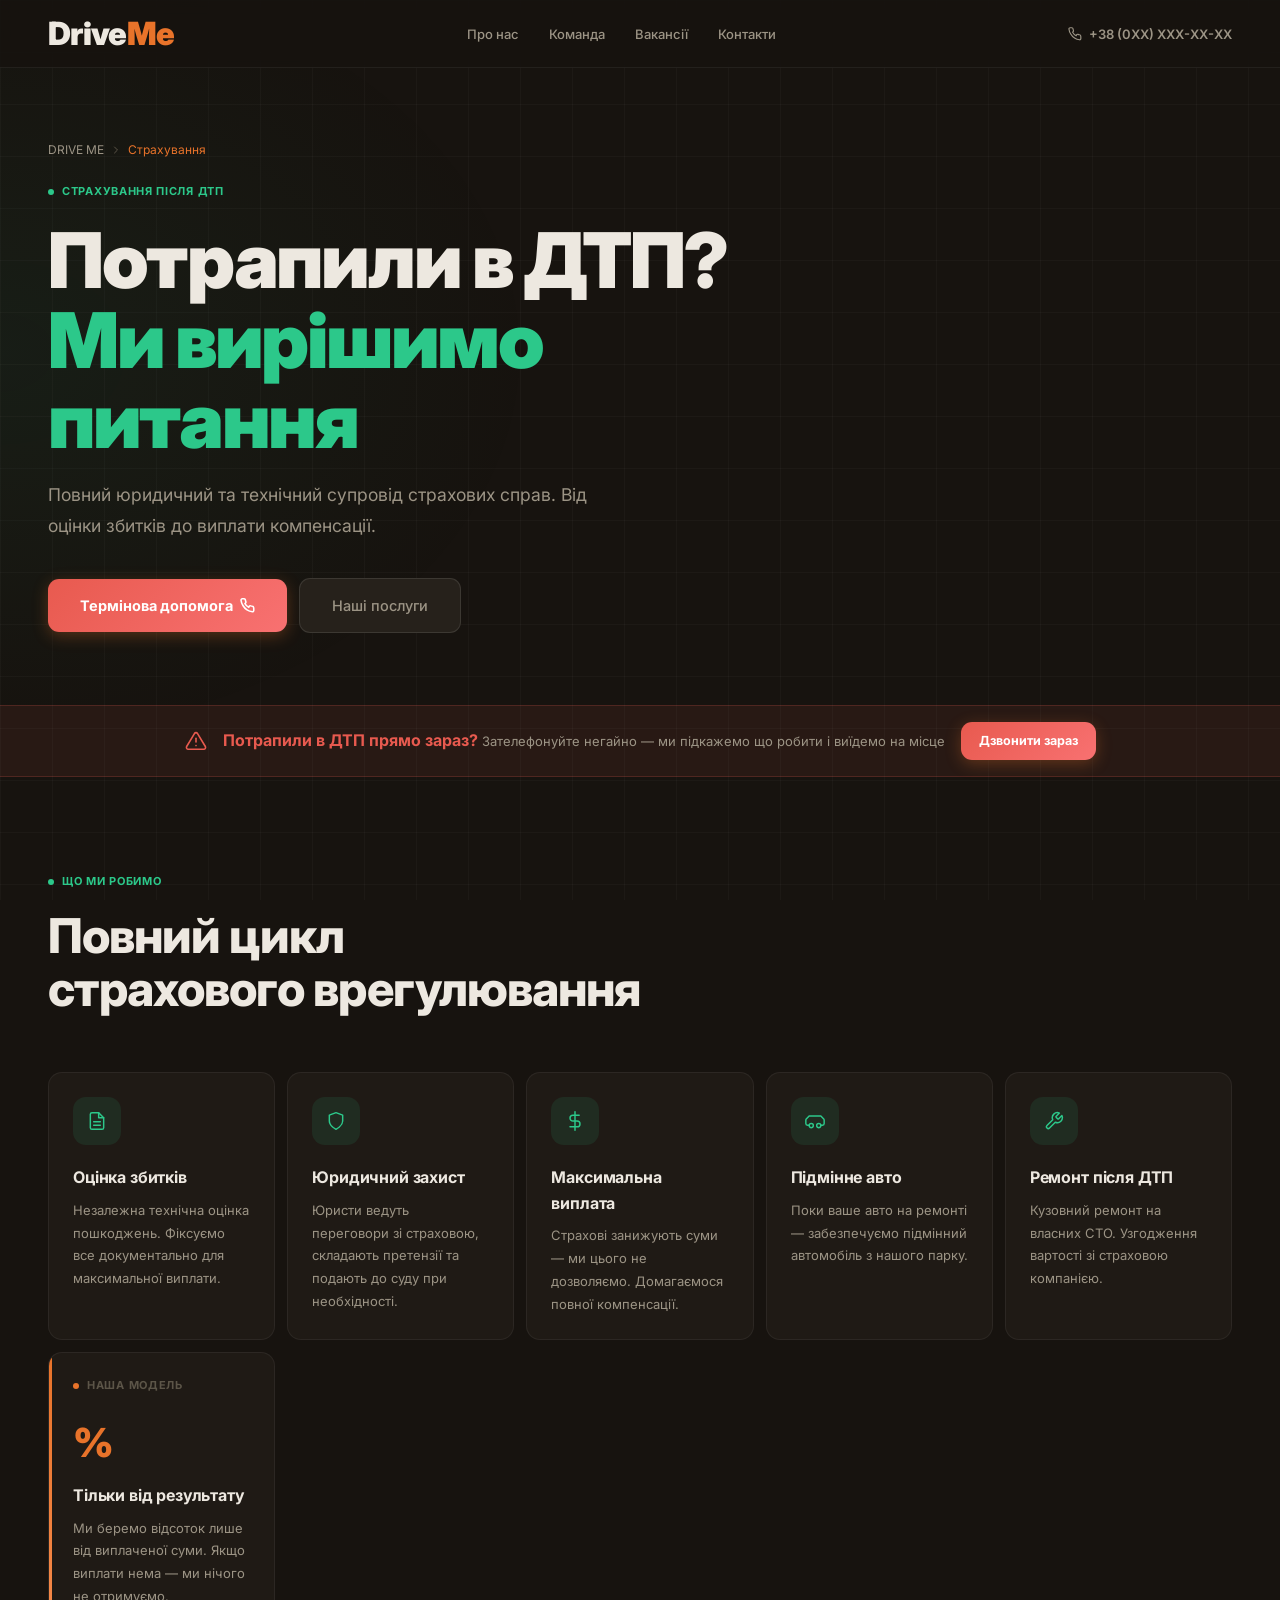
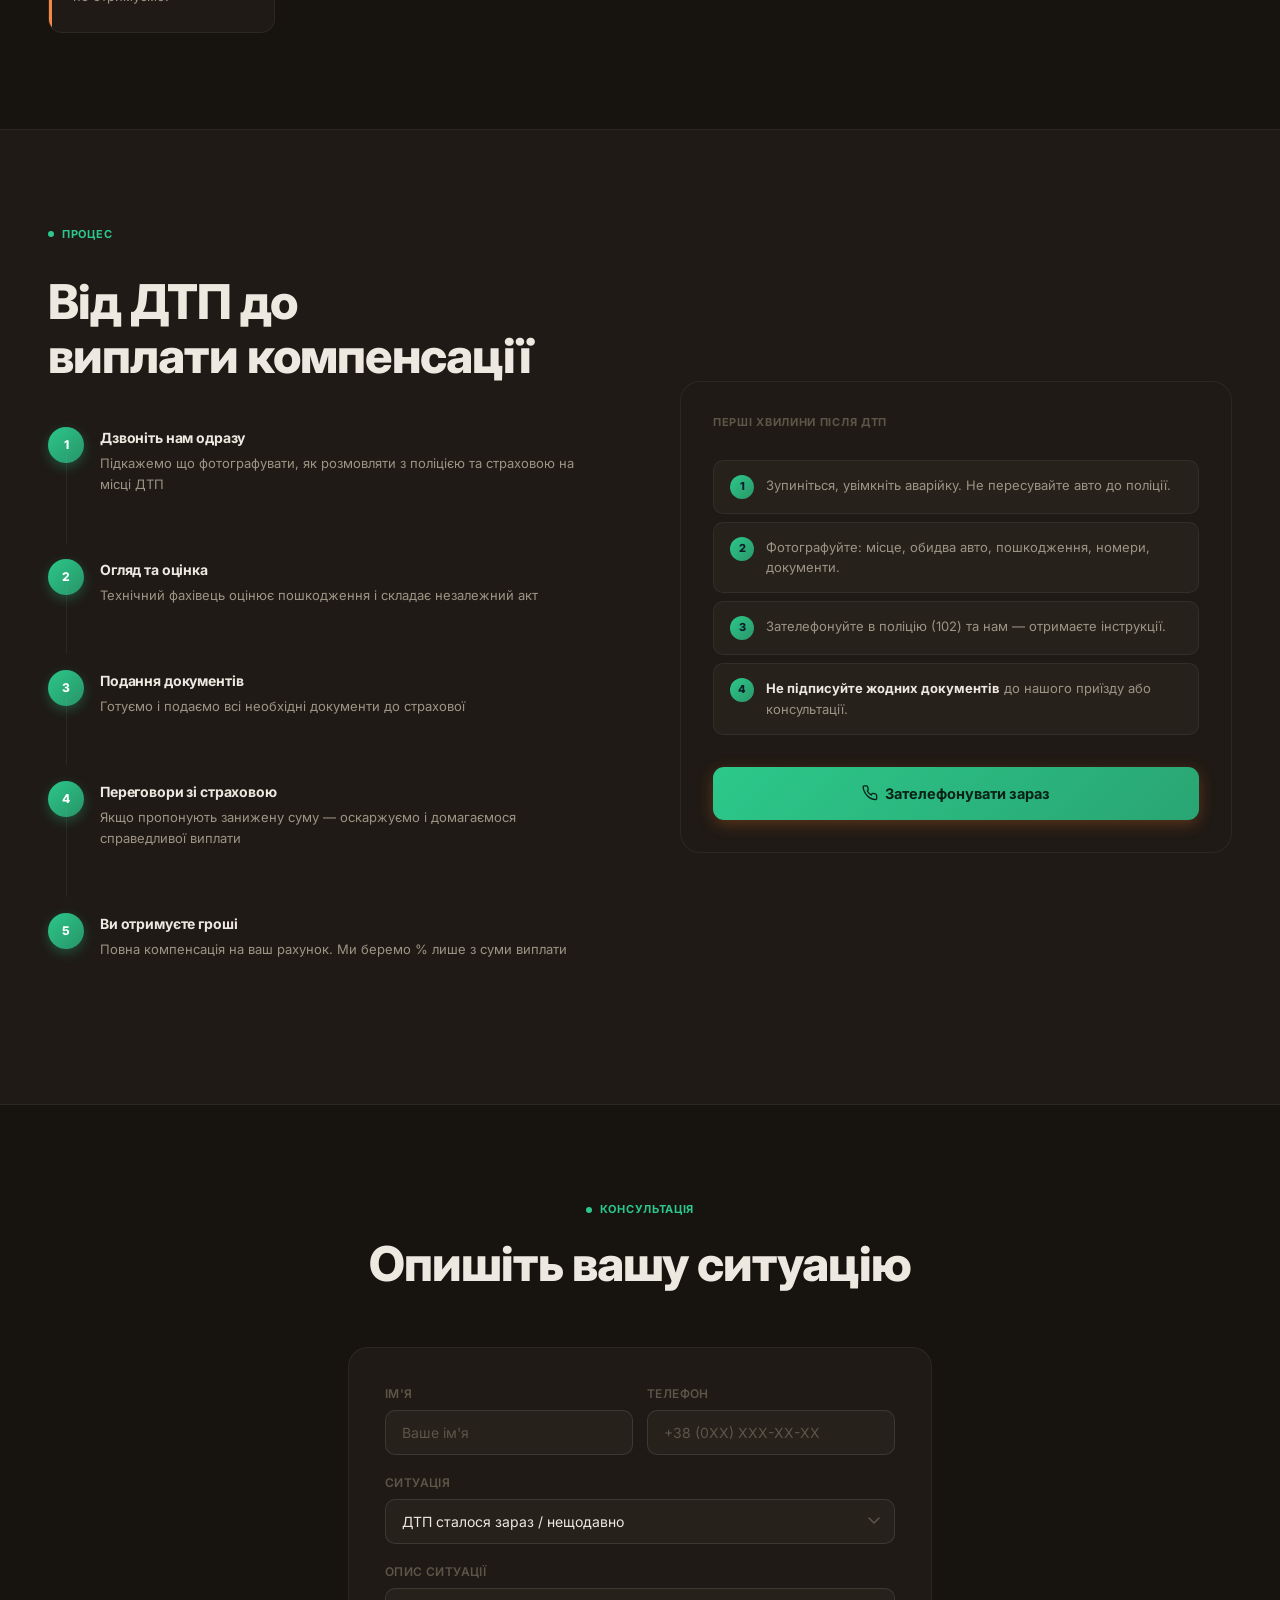
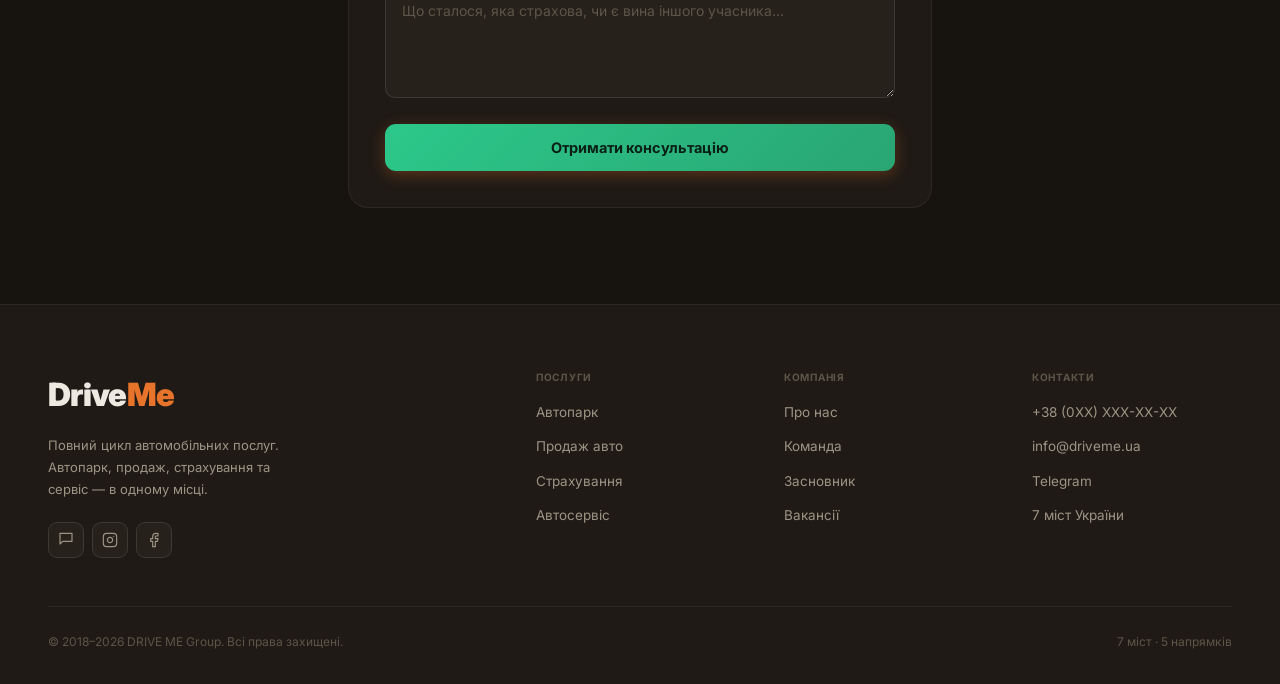
<file: pages/insurance.html>
<!DOCTYPE html>
<html lang="uk">
<head>
<meta charset="UTF-8">
<meta name="viewport" content="width=device-width,initial-scale=1.0">
<title>Страхування після ДТП — DRIVE ME</title>
<link rel="stylesheet" href="../css/style.css">
<link rel="preconnect" href="https://fonts.googleapis.com">
<link href="https://fonts.googleapis.com/css2?family=Inter:wght@300;400;500;600;700;800;900&display=swap" rel="stylesheet">
<script src="../js/main.js" defer></script>
</head>
<body>
<nav class="nav">
  <div class="nav-inner">
    <a href="../index.html" class="nav-logo"><span class="nav-logo-name">Drive<em>Me</em></span></a>
    <ul class="nav-links">
      <li><a href="../index.html#services" class="nav-link">Про нас</a></li>
      <li><a href="../index.html#founder" class="nav-link">Команда</a></li>
      <li><a href="../index.html#contact" class="nav-link">Вакансії</a></li>
      <li><a href="../index.html#contact" class="nav-link">Контакти</a></li>
    </ul>
    <div class="nav-cta"><a href="tel:+380000000000" class="nav-phone"><svg width="14" height="14" viewBox="0 0 24 24" fill="none" stroke="currentColor" stroke-width="2" stroke-linecap="round" stroke-linejoin="round"><path d="M22 16.92v3a2 2 0 0 1-2.18 2 19.79 19.79 0 0 1-8.63-3.07A19.5 19.5 0 0 1 4.69 12a19.79 19.79 0 0 1-3.07-8.67A2 2 0 0 1 3.6 1.27h3a2 2 0 0 1 2 1.72c.127.96.361 1.903.7 2.81a2 2 0 0 1-.45 2.11L7.91 8.96a16 16 0 0 0 6.07 6.07l.96-1.96a2 2 0 0 1 2.11-.45c.907.339 1.85.573 2.81.7A2 2 0 0 1 21.73 15z"/></svg>+38 (0XX) XXX-XX-XX</a></div>
    <button class="hamburger"><span></span><span></span><span></span></button>
  </div>
</nav>
<div class="mob-nav"><a href="fleet.html" class="mob-nav-link"><span class="mob-nav-ico"><svg width="18" height="18" viewBox="0 0 24 24" fill="none" stroke="currentColor" stroke-width="1.75" stroke-linecap="round" stroke-linejoin="round"><path d="M5 17H3a2 2 0 0 1-2-2v-4a2 2 0 0 1 .5-1.3L5 6h14l3.5 3.7A2 2 0 0 1 23 11v4a2 2 0 0 1-2 2h-2"/><circle cx="7.5" cy="17.5" r="2.5"/><circle cx="16.5" cy="17.5" r="2.5"/></svg></span>Автопарк</a><a href="sales.html" class="mob-nav-link"><span class="mob-nav-ico"><svg width="18" height="18" viewBox="0 0 24 24" fill="none" stroke="currentColor" stroke-width="1.75" stroke-linecap="round" stroke-linejoin="round"><path d="M20.59 13.41l-7.17 7.17a2 2 0 0 1-2.83 0L2 12V2h10l8.59 8.59a2 2 0 0 1 0 2.82z"/><line x1="7" y1="7" x2="7.01" y2="7"/></svg></span>Продаж авто</a><a href="import.html" class="mob-nav-link"><span class="mob-nav-ico"><svg width="18" height="18" viewBox="0 0 24 24" fill="none" stroke="currentColor" stroke-width="1.75" stroke-linecap="round" stroke-linejoin="round"><circle cx="12" cy="12" r="10"/><line x1="2" y1="12" x2="22" y2="12"/><path d="M12 2a15.3 15.3 0 0 1 4 10 15.3 15.3 0 0 1-4 10 15.3 15.3 0 0 1-4-10 15.3 15.3 0 0 1 4-10z"/></svg></span>Імпорт авто</a><a href="insurance.html" class="mob-nav-link"><span class="mob-nav-ico"><svg width="18" height="18" viewBox="0 0 24 24" fill="none" stroke="currentColor" stroke-width="1.75" stroke-linecap="round" stroke-linejoin="round"><path d="M12 22s8-4 8-10V5l-8-3-8 3v7c0 6 8 10 8 10z"/></svg></span>Страхування</a><a href="service.html" class="mob-nav-link"><span class="mob-nav-ico"><svg width="18" height="18" viewBox="0 0 24 24" fill="none" stroke="currentColor" stroke-width="1.75" stroke-linecap="round" stroke-linejoin="round"><path d="M14.7 6.3a1 1 0 0 0 0 1.4l1.6 1.6a1 1 0 0 0 1.4 0l3.77-3.77a6 6 0 0 1-7.94 7.94l-6.91 6.91a2.12 2.12 0 0 1-3-3l6.91-6.91a6 6 0 0 1 7.94-7.94l-3.76 3.76z"/></svg></span>Автосервіс</a></div>

<section class="page-hero">
  <div class="page-hero-bg" style="background:radial-gradient(ellipse 60% 80% at 0% 50%,rgba(44,200,138,0.06) 0%,transparent 70%)"></div>
  <div class="wrap">
    <div class="breadcrumb"><a href="../index.html">DRIVE ME</a><svg width="12" height="12" viewBox="0 0 24 24" fill="none" stroke="currentColor" stroke-width="2" stroke-linecap="round" stroke-linejoin="round" class="bc-sep"><polyline points="9 18 15 12 9 6"/></svg><span class="bc-cur">Страхування</span></div>
    <div class="label" style="margin-bottom:20px;color:var(--green)"><div class="label-dot" style="background:var(--green)"></div>Страхування після ДТП</div>
    <h1>Потрапили в ДТП?<br><span style="color:var(--green)">Ми вирішимо питання</span></h1>
    <p>Повний юридичний та технічний супровід страхових справ. Від оцінки збитків до виплати компенсації.</p>
    <div class="page-hero-btns">
      <a href="tel:+380000000000" class="btn-p btn-lg" style="background:linear-gradient(135deg,var(--red),#F87171)">Термінова допомога<svg width="15" height="15" viewBox="0 0 24 24" fill="none" stroke="currentColor" stroke-width="2.5" stroke-linecap="round" stroke-linejoin="round"><path d="M22 16.92v3a2 2 0 0 1-2.18 2 19.79 19.79 0 0 1-8.63-3.07A19.5 19.5 0 0 1 4.69 12a19.79 19.79 0 0 1-3.07-8.67A2 2 0 0 1 3.6 1.27h3a2 2 0 0 1 2 1.72c.127.96.361 1.903.7 2.81a2 2 0 0 1-.45 2.11L7.91 8.96a16 16 0 0 0 6.07 6.07l.96-1.96a2 2 0 0 1 2.11-.45c.907.339 1.85.573 2.81.7A2 2 0 0 1 21.73 15z"/></svg></a>
      <a href="#services" class="btn-g btn-lg">Наші послуги</a>
    </div>
  </div>
</section>

<!-- ALERT -->
<div class="alert-bar red">
  <div class="wrap" style="display:flex;align-items:center;gap:16px;flex-wrap:wrap">
    <svg width="22" height="22" viewBox="0 0 24 24" fill="none" stroke="var(--red)" stroke-width="1.75" stroke-linecap="round" stroke-linejoin="round" style="flex-shrink:0"><path d="M10.29 3.86L1.82 18a2 2 0 0 0 1.71 3h16.94a2 2 0 0 0 1.71-3L13.71 3.86a2 2 0 0 0-3.42 0z"/><line x1="12" y1="9" x2="12" y2="13"/><line x1="12" y1="17" x2="12.01" y2="17"/></svg>
    <div style="flex:1"><strong style="color:var(--red)">Потрапили в ДТП прямо зараз?</strong> <span style="color:var(--t2);font-size:13px">Зателефонуйте негайно — ми підкажемо що робити і виїдемо на місце</span></div>
    <a href="tel:+380000000000" class="btn-p btn-sm" style="background:linear-gradient(135deg,var(--red),#F87171)">Дзвонити зараз</a>
  </div>
</div>

<!-- SERVICES -->
<section id="services">
  <div class="wrap">
    <div class="sec-head reveal">
      <div class="label" style="color:var(--green)"><div class="label-dot" style="background:var(--green)"></div>Що ми робимо</div>
      <h2>Повний цикл<br>страхового врегулювання</h2>
    </div>
    <div class="services-grid">
      <div class="card card-green reveal" style="padding:24px"><div class="ico-box ico-green"><svg width="20" height="20" viewBox="0 0 24 24" fill="none" stroke="currentColor" stroke-width="1.75" stroke-linecap="round" stroke-linejoin="round"><path d="M14 2H6a2 2 0 0 0-2 2v16a2 2 0 0 0 2 2h12a2 2 0 0 0 2-2V8z"/><polyline points="14 2 14 8 20 8"/><line x1="16" y1="13" x2="8" y2="13"/><line x1="16" y1="17" x2="8" y2="17"/></svg></div><h4 style="margin-bottom:8px">Оцінка збитків</h4><p style="font-size:13px">Незалежна технічна оцінка пошкоджень. Фіксуємо все документально для максимальної виплати.</p></div>
      <div class="card card-green reveal rev-d1" style="padding:24px"><div class="ico-box ico-green"><svg width="20" height="20" viewBox="0 0 24 24" fill="none" stroke="currentColor" stroke-width="1.75" stroke-linecap="round" stroke-linejoin="round"><path d="M12 22s8-4 8-10V5l-8-3-8 3v7c0 6 8 10 8 10z"/></svg></div><h4 style="margin-bottom:8px">Юридичний захист</h4><p style="font-size:13px">Юристи ведуть переговори зі страховою, складають претензії та подають до суду при необхідності.</p></div>
      <div class="card card-green reveal rev-d2" style="padding:24px"><div class="ico-box ico-green"><svg width="20" height="20" viewBox="0 0 24 24" fill="none" stroke="currentColor" stroke-width="1.75" stroke-linecap="round" stroke-linejoin="round"><line x1="12" y1="1" x2="12" y2="23"/><path d="M17 5H9.5a3.5 3.5 0 0 0 0 7h5a3.5 3.5 0 0 1 0 7H6"/></svg></div><h4 style="margin-bottom:8px">Максимальна виплата</h4><p style="font-size:13px">Страхові занижують суми — ми цього не дозволяємо. Домагаємося повної компенсації.</p></div>
      <div class="card card-green reveal" style="padding:24px"><div class="ico-box ico-green"><svg width="20" height="20" viewBox="0 0 24 24" fill="none" stroke="currentColor" stroke-width="1.75" stroke-linecap="round" stroke-linejoin="round"><path d="M5 17H3a2 2 0 0 1-2-2v-4a2 2 0 0 1 .5-1.3L5 6h14l3.5 3.7A2 2 0 0 1 23 11v4a2 2 0 0 1-2 2h-2"/><circle cx="7.5" cy="17.5" r="2.5"/><circle cx="16.5" cy="17.5" r="2.5"/></svg></div><h4 style="margin-bottom:8px">Підмінне авто</h4><p style="font-size:13px">Поки ваше авто на ремонті — забезпечуємо підмінний автомобіль з нашого парку.</p></div>
      <div class="card card-green reveal rev-d1" style="padding:24px"><div class="ico-box ico-green"><svg width="20" height="20" viewBox="0 0 24 24" fill="none" stroke="currentColor" stroke-width="1.75" stroke-linecap="round" stroke-linejoin="round"><path d="M14.7 6.3a1 1 0 0 0 0 1.4l1.6 1.6a1 1 0 0 0 1.4 0l3.77-3.77a6 6 0 0 1-7.94 7.94l-6.91 6.91a2.12 2.12 0 0 1-3-3l6.91-6.91a6 6 0 0 1 7.94-7.94l-3.76 3.76z"/></svg></div><h4 style="margin-bottom:8px">Ремонт після ДТП</h4><p style="font-size:13px">Кузовний ремонт на власних СТО. Узгодження вартості зі страховою компанією.</p></div>
      <div class="card card-accent-l reveal rev-d2" style="padding:24px">
        <div class="label" style="margin-bottom:16px"><div class="label-dot"></div>Наша модель</div>
        <div style="font-size:2.5rem;font-weight:900;color:var(--accent);margin-bottom:8px">%</div>
        <h4 style="margin-bottom:8px">Тільки від результату</h4>
        <p style="font-size:13px">Ми беремо відсоток лише від виплаченої суми. Якщо виплати нема — ми нічого не отримуємо.</p>
      </div>
    </div>
  </div>
</section>

<!-- PROCESS + GUIDE -->
<section style="background:var(--col);border-top:1px solid var(--border);border-bottom:1px solid var(--border)">
  <div class="wrap">
    <div class="feature-block reveal">
      <div class="feature-body">
        <div class="label" style="color:var(--green)"><div class="label-dot" style="background:var(--green)"></div>Процес</div>
        <h2 style="margin-top:16px;margin-bottom:28px">Від ДТП до<br>виплати компенсації</h2>
        <div class="steps">
          <div class="step"><div class="step-n" style="background:linear-gradient(135deg,var(--green),rgba(44,200,138,0.7));box-shadow:0 4px 12px rgba(44,200,138,0.3)">1</div><div class="step-body"><h4>Дзвоніть нам одразу</h4><p>Підкажемо що фотографувати, як розмовляти з поліцією та страховою на місці ДТП</p></div></div>
          <div class="step"><div class="step-n" style="background:linear-gradient(135deg,var(--green),rgba(44,200,138,0.7));box-shadow:0 4px 12px rgba(44,200,138,0.3)">2</div><div class="step-body"><h4>Огляд та оцінка</h4><p>Технічний фахівець оцінює пошкодження і складає незалежний акт</p></div></div>
          <div class="step"><div class="step-n" style="background:linear-gradient(135deg,var(--green),rgba(44,200,138,0.7));box-shadow:0 4px 12px rgba(44,200,138,0.3)">3</div><div class="step-body"><h4>Подання документів</h4><p>Готуємо і подаємо всі необхідні документи до страхової</p></div></div>
          <div class="step"><div class="step-n" style="background:linear-gradient(135deg,var(--green),rgba(44,200,138,0.7));box-shadow:0 4px 12px rgba(44,200,138,0.3)">4</div><div class="step-body"><h4>Переговори зі страховою</h4><p>Якщо пропонують занижену суму — оскаржуємо і домагаємося справедливої виплати</p></div></div>
          <div class="step"><div class="step-n" style="background:linear-gradient(135deg,var(--green),rgba(44,200,138,0.7));box-shadow:0 4px 12px rgba(44,200,138,0.3)">5</div><div class="step-body"><h4>Ви отримуєте гроші</h4><p>Повна компенсація на ваш рахунок. Ми беремо % лише з суми виплати</p></div></div>
        </div>
      </div>
      <div class="feature-vis reveal rev-d2">
        <div class="feature-vis-title" style="margin-bottom:16px">Перші хвилини після ДТП</div>
        <div style="display:flex;flex-direction:column;gap:8px">
          <div class="feature-item"><span style="width:24px;height:24px;border-radius:50%;background:linear-gradient(135deg,var(--green),rgba(44,200,138,0.7));display:flex;align-items:center;justify-content:center;font-size:11px;font-weight:800;flex-shrink:0;color:#0D1B2A">1</span><div class="feature-item-txt" style="font-size:13px">Зупиніться, увімкніть аварійку. Не пересувайте авто до поліції.</div></div>
          <div class="feature-item"><span style="width:24px;height:24px;border-radius:50%;background:linear-gradient(135deg,var(--green),rgba(44,200,138,0.7));display:flex;align-items:center;justify-content:center;font-size:11px;font-weight:800;flex-shrink:0;color:#0D1B2A">2</span><div class="feature-item-txt" style="font-size:13px">Фотографуйте: місце, обидва авто, пошкодження, номери, документи.</div></div>
          <div class="feature-item"><span style="width:24px;height:24px;border-radius:50%;background:linear-gradient(135deg,var(--green),rgba(44,200,138,0.7));display:flex;align-items:center;justify-content:center;font-size:11px;font-weight:800;flex-shrink:0;color:#0D1B2A">3</span><div class="feature-item-txt" style="font-size:13px">Зателефонуйте в поліцію (102) та нам — отримаєте інструкції.</div></div>
          <div class="feature-item"><span style="width:24px;height:24px;border-radius:50%;background:linear-gradient(135deg,var(--green),rgba(44,200,138,0.7));display:flex;align-items:center;justify-content:center;font-size:11px;font-weight:800;flex-shrink:0;color:#0D1B2A">4</span><div class="feature-item-txt" style="font-size:13px"><strong style="color:var(--text)">Не підписуйте жодних документів</strong> до нашого приїзду або консультації.</div></div>
        </div>
        <a href="tel:+380000000000" class="btn-p btn-lg" style="width:100%;justify-content:center;margin-top:20px;background:linear-gradient(135deg,var(--green),rgba(44,200,138,0.8));color:#0a2015">
          <svg width="16" height="16" viewBox="0 0 24 24" fill="none" stroke="currentColor" stroke-width="2" stroke-linecap="round" stroke-linejoin="round"><path d="M22 16.92v3a2 2 0 0 1-2.18 2 19.79 19.79 0 0 1-8.63-3.07A19.5 19.5 0 0 1 4.69 12a19.79 19.79 0 0 1-3.07-8.67A2 2 0 0 1 3.6 1.27h3a2 2 0 0 1 2 1.72c.127.96.361 1.903.7 2.81a2 2 0 0 1-.45 2.11L7.91 8.96a16 16 0 0 0 6.07 6.07l.96-1.96a2 2 0 0 1 2.11-.45c.907.339 1.85.573 2.81.7A2 2 0 0 1 21.73 15z"/></svg>
          Зателефонувати зараз
        </a>
      </div>
    </div>
  </div>
</section>

<!-- CONTACT FORM -->
<section>
  <div class="wrap" style="max-width:640px">
    <div class="sec-head center reveal">
      <div class="label" style="justify-content:center;color:var(--green)"><div class="label-dot" style="background:var(--green)"></div>Консультація</div>
      <h2 style="margin-top:14px">Опишіть вашу ситуацію</h2>
    </div>
    <div class="contact-form-box reveal">
      <form class="js-form">
        <div class="form-2col">
          <div class="form-group"><label class="form-label">Ім'я</label><input type="text" class="form-ctrl" placeholder="Ваше ім'я" required></div>
          <div class="form-group"><label class="form-label">Телефон</label><input type="tel" class="form-ctrl" placeholder="+38 (0XX) XXX-XX-XX" required></div>
        </div>
        <div class="form-group"><label class="form-label">Ситуація</label>
          <select class="form-ctrl"><option>ДТП сталося зараз / нещодавно</option><option>Страхова занижує виплату</option><option>Страхова відмовила у виплаті</option><option>Потрібна незалежна оцінка збитків</option><option>Інше</option></select>
        </div>
        <div class="form-group"><label class="form-label">Опис ситуації</label><textarea class="form-ctrl" placeholder="Що сталося, яка страхова, чи є вина іншого учасника..."></textarea></div>
        <button type="submit" class="btn-p btn-lg" style="width:100%;justify-content:center;background:linear-gradient(135deg,var(--green),rgba(44,200,138,0.8));color:#0a2015">Отримати консультацію</button>
      </form>
    </div>
  </div>
</section>

<footer class="footer">
  <div class="wrap">
    <div class="footer-grid">
      <div class="footer-brand">
        <a href="../index.html" class="nav-logo" style="margin-bottom:0">
          <span class="nav-logo-name">Drive<em>Me</em></span>
        </a>
        <p>Повний цикл автомобільних послуг. Автопарк, продаж, страхування та сервіс — в одному місці.</p>
        <div class="footer-social">
          <a href="#" class="social-btn"><svg width="16" height="16" viewBox="0 0 24 24" fill="none" stroke="currentColor" stroke-width="1.75" stroke-linecap="round" stroke-linejoin="round"><path d="M21 2H3v16l4-4h14V2z"/></svg></a>
          <a href="#" class="social-btn"><svg width="16" height="16" viewBox="0 0 24 24" fill="none" stroke="currentColor" stroke-width="1.75" stroke-linecap="round" stroke-linejoin="round"><rect x="2" y="2" width="20" height="20" rx="5"/><path d="M16 11.37A4 4 0 1 1 12.63 8 4 4 0 0 1 16 11.37z"/><line x1="17.5" y1="6.5" x2="17.51" y2="6.5"/></svg></a>
          <a href="#" class="social-btn"><svg width="16" height="16" viewBox="0 0 24 24" fill="none" stroke="currentColor" stroke-width="1.75" stroke-linecap="round" stroke-linejoin="round"><path d="M18 2h-3a5 5 0 0 0-5 5v3H7v4h3v8h4v-8h3l1-4h-4V7a1 1 0 0 1 1-1h3z"/></svg></a>
        </div>
      </div>
      <div class="footer-col">
        <h5>Послуги</h5>
        <ul>
          <li><a href="fleet.html">Автопарк</a></li>
          <li><a href="#">Продаж авто</a></li>
          <li><a href="#">Страхування</a></li>
          <li><a href="#">Автосервіс</a></li>
        </ul>
      </div>
      <div class="footer-col">
        <h5>Компанія</h5>
        <ul>
          <li><a href="about.html">Про нас</a></li>
          <li><a href="team.html">Команда</a></li>
          <li><a href="founder.html">Засновник</a></li>
          <li><a href="vacancies.html">Вакансії</a></li>
        </ul>
      </div>
      <div class="footer-col">
        <h5>Контакти</h5>
        <ul>
          <li><a href="tel:+380000000000">+38 (0XX) XXX-XX-XX</a></li>
          <li><a href="mailto:info@driveme.ua">info@driveme.ua</a></li>
          <li><a href="#">Telegram</a></li>
          <li><a href="#">7 міст України</a></li>
        </ul>
      </div>
    </div>
    <div class="footer-bottom">
      <p>© 2018–2026 DRIVE ME Group. Всі права захищені.</p>
      <span>7 міст · 5 напрямків</span>
    </div>
  </div>
</footer>
</body>
</html>
</file>
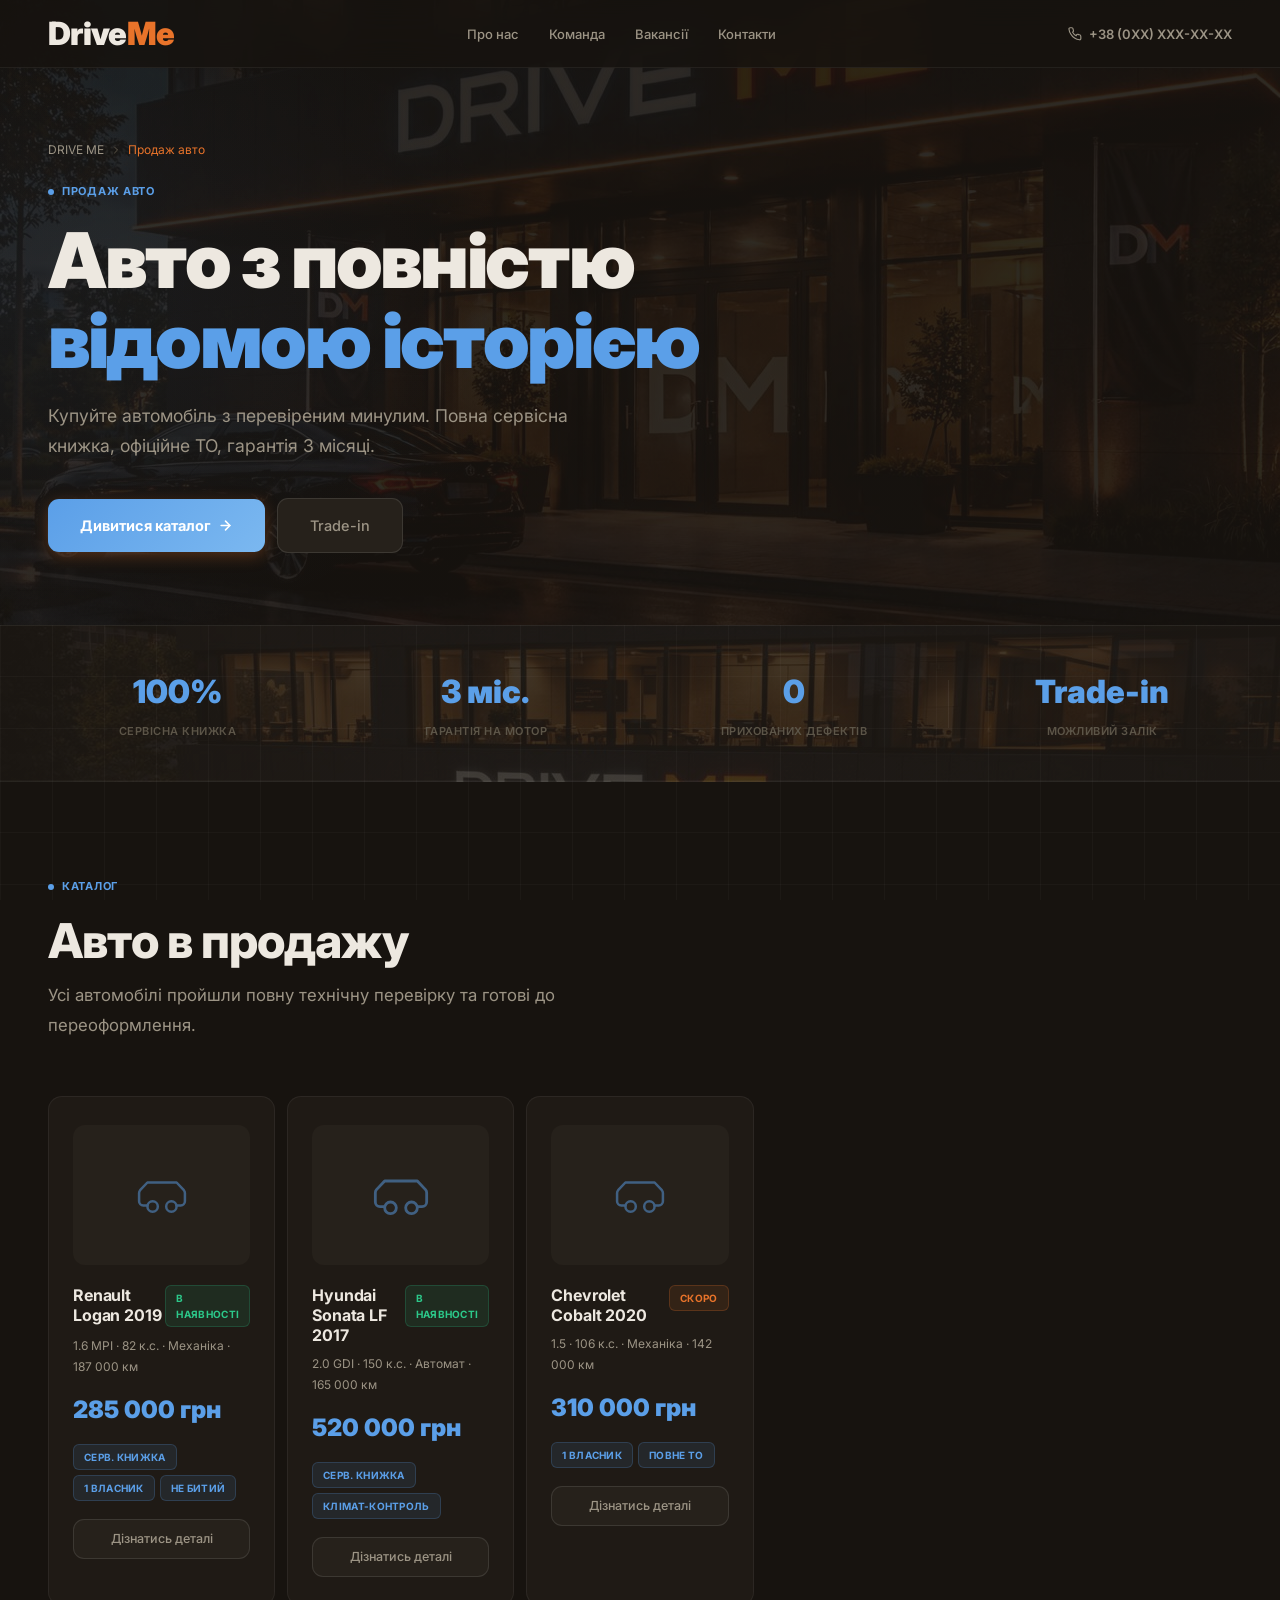
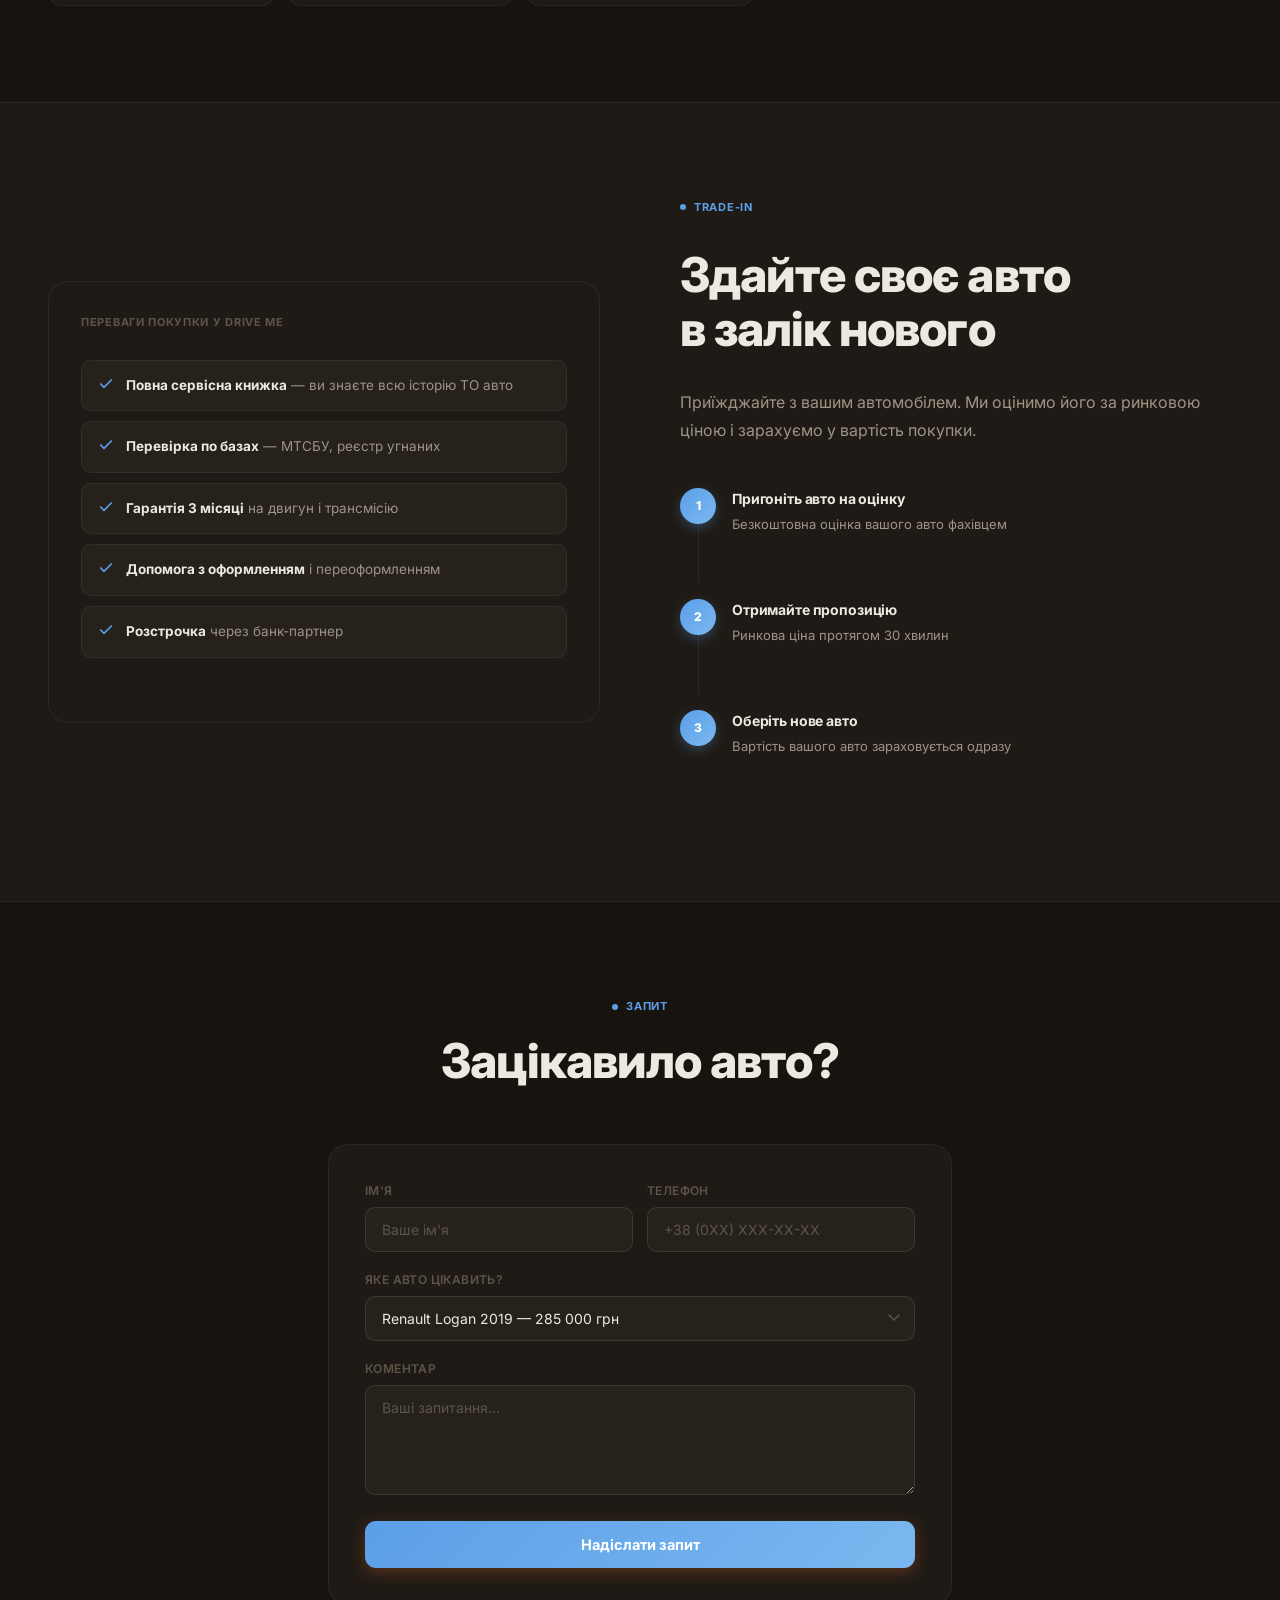
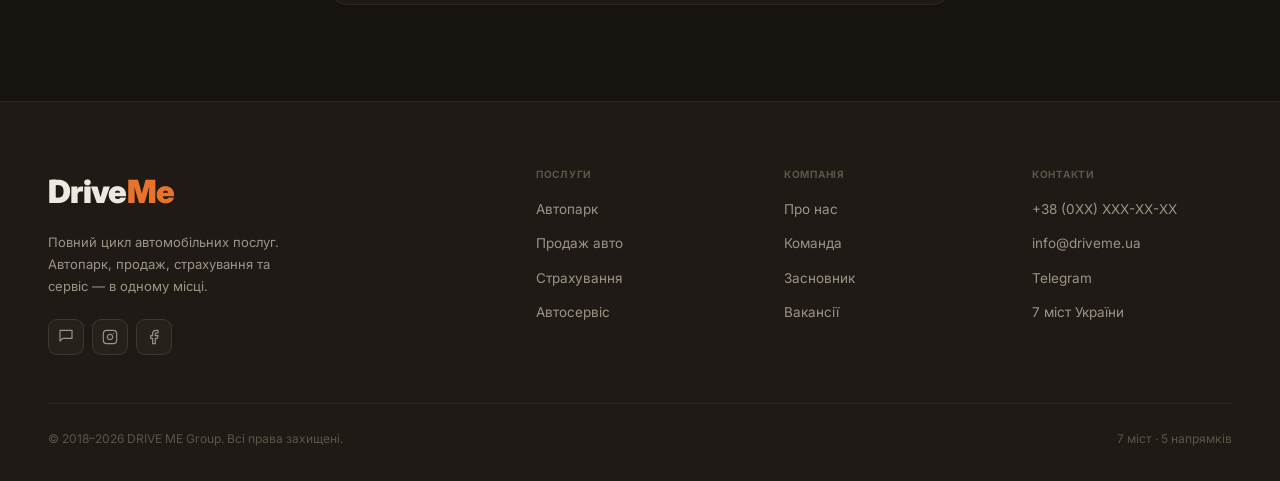
<file: pages/sales.html>
<!DOCTYPE html>
<html lang="uk">
<head>
<meta charset="UTF-8">
<meta name="viewport" content="width=device-width,initial-scale=1.0">
<title>Продаж авто — DRIVE ME</title>
<link rel="stylesheet" href="../css/style.css">
<link rel="preconnect" href="https://fonts.googleapis.com">
<link href="https://fonts.googleapis.com/css2?family=Inter:wght@300;400;500;600;700;800;900&display=swap" rel="stylesheet">
<script src="../js/main.js" defer></script>
</head>
<body>
<nav class="nav">
  <div class="nav-inner">
    <a href="../index.html" class="nav-logo"><span class="nav-logo-name">Drive<em>Me</em></span></a>
    <ul class="nav-links">
      <li><a href="../index.html#services" class="nav-link">Про нас</a></li>
      <li><a href="../index.html#founder" class="nav-link">Команда</a></li>
      <li><a href="../index.html#contact" class="nav-link">Вакансії</a></li>
      <li><a href="../index.html#contact" class="nav-link">Контакти</a></li>
    </ul>
    <div class="nav-cta"><a href="tel:+380000000000" class="nav-phone"><svg width="14" height="14" viewBox="0 0 24 24" fill="none" stroke="currentColor" stroke-width="2" stroke-linecap="round" stroke-linejoin="round"><path d="M22 16.92v3a2 2 0 0 1-2.18 2 19.79 19.79 0 0 1-8.63-3.07A19.5 19.5 0 0 1 4.69 12a19.79 19.79 0 0 1-3.07-8.67A2 2 0 0 1 3.6 1.27h3a2 2 0 0 1 2 1.72c.127.96.361 1.903.7 2.81a2 2 0 0 1-.45 2.11L7.91 8.96a16 16 0 0 0 6.07 6.07l.96-1.96a2 2 0 0 1 2.11-.45c.907.339 1.85.573 2.81.7A2 2 0 0 1 21.73 15z"/></svg>+38 (0XX) XXX-XX-XX</a></div>
    <button class="hamburger"><span></span><span></span><span></span></button>
  </div>
</nav>
<div class="mob-nav">
  <a href="fleet.html" class="mob-nav-link"><span class="mob-nav-ico"><svg width="18" height="18" viewBox="0 0 24 24" fill="none" stroke="currentColor" stroke-width="1.75" stroke-linecap="round" stroke-linejoin="round"><path d="M5 17H3a2 2 0 0 1-2-2v-4a2 2 0 0 1 .5-1.3L5 6h14l3.5 3.7A2 2 0 0 1 23 11v4a2 2 0 0 1-2 2h-2"/><circle cx="7.5" cy="17.5" r="2.5"/><circle cx="16.5" cy="17.5" r="2.5"/></svg></span>Автопарк</a>
  <a href="sales.html" class="mob-nav-link"><span class="mob-nav-ico"><svg width="18" height="18" viewBox="0 0 24 24" fill="none" stroke="currentColor" stroke-width="1.75" stroke-linecap="round" stroke-linejoin="round"><path d="M20.59 13.41l-7.17 7.17a2 2 0 0 1-2.83 0L2 12V2h10l8.59 8.59a2 2 0 0 1 0 2.82z"/><line x1="7" y1="7" x2="7.01" y2="7"/></svg></span>Продаж авто</a>
  <a href="import.html" class="mob-nav-link"><span class="mob-nav-ico"><svg width="18" height="18" viewBox="0 0 24 24" fill="none" stroke="currentColor" stroke-width="1.75" stroke-linecap="round" stroke-linejoin="round"><circle cx="12" cy="12" r="10"/><line x1="2" y1="12" x2="22" y2="12"/><path d="M12 2a15.3 15.3 0 0 1 4 10 15.3 15.3 0 0 1-4 10 15.3 15.3 0 0 1-4-10 15.3 15.3 0 0 1 4-10z"/></svg></span>Імпорт авто</a>
  <a href="insurance.html" class="mob-nav-link"><span class="mob-nav-ico"><svg width="18" height="18" viewBox="0 0 24 24" fill="none" stroke="currentColor" stroke-width="1.75" stroke-linecap="round" stroke-linejoin="round"><path d="M12 22s8-4 8-10V5l-8-3-8 3v7c0 6 8 10 8 10z"/></svg></span>Страхування</a>
  <a href="service.html" class="mob-nav-link"><span class="mob-nav-ico"><svg width="18" height="18" viewBox="0 0 24 24" fill="none" stroke="currentColor" stroke-width="1.75" stroke-linecap="round" stroke-linejoin="round"><path d="M14.7 6.3a1 1 0 0 0 0 1.4l1.6 1.6a1 1 0 0 0 1.4 0l3.77-3.77a6 6 0 0 1-7.94 7.94l-6.91 6.91a2.12 2.12 0 0 1-3-3l6.91-6.91a6 6 0 0 1 7.94-7.94l-3.76 3.76z"/></svg></span>Автосервіс</a>
</div>

<section class="page-hero page-hero-sales">
  <div class="page-hero-bg" style="background:radial-gradient(ellipse 60% 80% at 0% 50%,rgba(91,159,232,0.06) 0%,transparent 70%)"></div>
  <div class="wrap">
    <div class="breadcrumb"><a href="../index.html">DRIVE ME</a><svg width="12" height="12" viewBox="0 0 24 24" fill="none" stroke="currentColor" stroke-width="2" stroke-linecap="round" stroke-linejoin="round" class="bc-sep"><polyline points="9 18 15 12 9 6"/></svg><span class="bc-cur">Продаж авто</span></div>
    <div class="label" style="margin-bottom:20px;color:var(--blue)"><div class="label-dot" style="background:var(--blue)"></div>Продаж авто</div>
    <h1>Авто з повністю<br><span style="color:var(--blue)">відомою історією</span></h1>
    <p>Купуйте автомобіль з перевіреним минулим. Повна сервісна книжка, офіційне ТО, гарантія 3 місяці.</p>
    <div class="page-hero-btns">
      <a href="#catalog" class="btn-p btn-lg" style="background:linear-gradient(135deg,var(--blue),#7BB8F0)">Дивитися каталог<svg width="15" height="15" viewBox="0 0 24 24" fill="none" stroke="currentColor" stroke-width="2.5" stroke-linecap="round" stroke-linejoin="round"><line x1="5" y1="12" x2="19" y2="12"/><polyline points="12 5 19 12 12 19"/></svg></a>
      <a href="#tradein" class="btn-g btn-lg">Trade-in</a>
    </div>
  </div>
</section>

<!-- ADVANTAGES -->
<div class="stats-bar">
  <div class="wrap">
    <div class="stats-row reveal">
      <div class="stat-item"><div style="font-size:2rem;font-weight:900;color:var(--blue);margin-bottom:6px">100%</div><div class="stat-lbl">Сервісна книжка</div></div>
      <div class="stat-div"></div>
      <div class="stat-item"><div style="font-size:2rem;font-weight:900;color:var(--blue);margin-bottom:6px">3 міс.</div><div class="stat-lbl">Гарантія на мотор</div></div>
      <div class="stat-div"></div>
      <div class="stat-item"><div style="font-size:2rem;font-weight:900;color:var(--blue);margin-bottom:6px">0</div><div class="stat-lbl">Прихованих дефектів</div></div>
      <div class="stat-div"></div>
      <div class="stat-item"><div style="font-size:2rem;font-weight:900;color:var(--blue);margin-bottom:6px">Trade-in</div><div class="stat-lbl">Можливий залік</div></div>
    </div>
  </div>
</div>

<!-- CATALOG -->
<section id="catalog">
  <div class="wrap">
    <div class="sec-head reveal">
      <div class="label" style="color:var(--blue)"><div class="label-dot" style="background:var(--blue)"></div>Каталог</div>
      <h2>Авто в продажу</h2>
      <p>Усі автомобілі пройшли повну технічну перевірку та готові до переоформлення.</p>
    </div>
    <div class="services-grid">
      <div class="card card-blue reveal" style="padding:28px 24px">
        <div style="background:var(--item);border-radius:12px;height:140px;display:flex;align-items:center;justify-content:center;margin-bottom:20px">
          <svg width="80" height="50" viewBox="0 0 24 24" fill="none" stroke="var(--blue)" stroke-width="1.2" stroke-linecap="round" stroke-linejoin="round" opacity="0.5"><path d="M5 17H3a2 2 0 0 1-2-2v-4a2 2 0 0 1 .5-1.3L5 6h14l3.5 3.7A2 2 0 0 1 23 11v4a2 2 0 0 1-2 2h-2"/><circle cx="7.5" cy="17.5" r="2.5"/><circle cx="16.5" cy="17.5" r="2.5"/></svg>
        </div>
        <div style="display:flex;justify-content:space-between;align-items:start;margin-bottom:8px">
          <h3 style="font-size:1rem">Renault Logan 2019</h3>
          <span class="chip chip-green">В наявності</span>
        </div>
        <p style="font-size:12px;margin-bottom:14px">1.6 MPI · 82 к.с. · Механіка · 187 000 км</p>
        <div style="font-size:1.5rem;font-weight:900;color:var(--blue);margin-bottom:14px">285 000 грн</div>
        <div style="display:flex;flex-wrap:wrap;gap:5px;margin-bottom:18px">
          <span class="chip chip-blue">Серв. книжка</span><span class="chip chip-blue">1 власник</span><span class="chip chip-blue">Не битий</span>
        </div>
        <a href="#contact" class="btn-g btn-sm" style="width:100%;justify-content:center">Дізнатись деталі</a>
      </div>
      <div class="card card-blue reveal rev-d1" style="padding:28px 24px">
        <div style="background:var(--item);border-radius:12px;height:140px;display:flex;align-items:center;justify-content:center;margin-bottom:20px">
          <svg width="90" height="56" viewBox="0 0 24 24" fill="none" stroke="var(--blue)" stroke-width="1.2" stroke-linecap="round" stroke-linejoin="round" opacity="0.5"><path d="M5 17H3a2 2 0 0 1-2-2v-4a2 2 0 0 1 .5-1.3L5 6h14l3.5 3.7A2 2 0 0 1 23 11v4a2 2 0 0 1-2 2h-2"/><circle cx="7.5" cy="17.5" r="2.5"/><circle cx="16.5" cy="17.5" r="2.5"/></svg>
        </div>
        <div style="display:flex;justify-content:space-between;align-items:start;margin-bottom:8px">
          <h3 style="font-size:1rem">Hyundai Sonata LF 2017</h3>
          <span class="chip chip-green">В наявності</span>
        </div>
        <p style="font-size:12px;margin-bottom:14px">2.0 GDI · 150 к.с. · Автомат · 165 000 км</p>
        <div style="font-size:1.5rem;font-weight:900;color:var(--blue);margin-bottom:14px">520 000 грн</div>
        <div style="display:flex;flex-wrap:wrap;gap:5px;margin-bottom:18px">
          <span class="chip chip-blue">Серв. книжка</span><span class="chip chip-blue">Клімат-контроль</span>
        </div>
        <a href="#contact" class="btn-g btn-sm" style="width:100%;justify-content:center">Дізнатись деталі</a>
      </div>
      <div class="card card-blue reveal rev-d2" style="padding:28px 24px">
        <div style="background:var(--item);border-radius:12px;height:140px;display:flex;align-items:center;justify-content:center;margin-bottom:20px">
          <svg width="80" height="50" viewBox="0 0 24 24" fill="none" stroke="var(--blue)" stroke-width="1.2" stroke-linecap="round" stroke-linejoin="round" opacity="0.5"><path d="M5 17H3a2 2 0 0 1-2-2v-4a2 2 0 0 1 .5-1.3L5 6h14l3.5 3.7A2 2 0 0 1 23 11v4a2 2 0 0 1-2 2h-2"/><circle cx="7.5" cy="17.5" r="2.5"/><circle cx="16.5" cy="17.5" r="2.5"/></svg>
        </div>
        <div style="display:flex;justify-content:space-between;align-items:start;margin-bottom:8px">
          <h3 style="font-size:1rem">Chevrolet Cobalt 2020</h3>
          <span class="chip chip-orange">Скоро</span>
        </div>
        <p style="font-size:12px;margin-bottom:14px">1.5 · 106 к.с. · Механіка · 142 000 км</p>
        <div style="font-size:1.5rem;font-weight:900;color:var(--blue);margin-bottom:14px">310 000 грн</div>
        <div style="display:flex;flex-wrap:wrap;gap:5px;margin-bottom:18px">
          <span class="chip chip-blue">1 власник</span><span class="chip chip-blue">Повне ТО</span>
        </div>
        <a href="#contact" class="btn-g btn-sm" style="width:100%;justify-content:center">Дізнатись деталі</a>
      </div>
    </div>
  </div>
</section>

<!-- TRADE-IN -->
<section style="background:var(--col);border-top:1px solid var(--border);border-bottom:1px solid var(--border)" id="tradein">
  <div class="wrap">
    <div class="feature-block rev reveal">
      <div class="feature-body">
        <div class="label" style="color:var(--blue)"><div class="label-dot" style="background:var(--blue)"></div>Trade-in</div>
        <h2 style="margin-top:16px">Здайте своє авто<br>в залік нового</h2>
        <p style="margin:16px 0 28px">Приїжджайте з вашим автомобілем. Ми оцінимо його за ринковою ціною і зарахуємо у вартість покупки.</p>
        <div class="steps">
          <div class="step"><div class="step-n" style="background:linear-gradient(135deg,var(--blue),#7BB8F0);box-shadow:0 4px 12px rgba(91,159,232,0.3)">1</div><div class="step-body"><h4>Пригоніть авто на оцінку</h4><p>Безкоштовна оцінка вашого авто фахівцем</p></div></div>
          <div class="step"><div class="step-n" style="background:linear-gradient(135deg,var(--blue),#7BB8F0);box-shadow:0 4px 12px rgba(91,159,232,0.3)">2</div><div class="step-body"><h4>Отримайте пропозицію</h4><p>Ринкова ціна протягом 30 хвилин</p></div></div>
          <div class="step"><div class="step-n" style="background:linear-gradient(135deg,var(--blue),#7BB8F0);box-shadow:0 4px 12px rgba(91,159,232,0.3)">3</div><div class="step-body"><h4>Оберіть нове авто</h4><p>Вартість вашого авто зараховується одразу</p></div></div>
        </div>
      </div>
      <div class="feature-vis reveal rev-d2">
        <div class="feature-vis-title" style="margin-bottom:16px">Переваги покупки у Drive Me</div>
        <div class="feature-list">
          <div class="feature-item"><svg width="16" height="16" viewBox="0 0 24 24" fill="none" stroke="var(--blue)" stroke-width="2.5" stroke-linecap="round" stroke-linejoin="round" class="feature-item-ico"><polyline points="20 6 9 17 4 12"/></svg><div class="feature-item-txt"><strong>Повна сервісна книжка</strong> — ви знаєте всю історію ТО авто</div></div>
          <div class="feature-item"><svg width="16" height="16" viewBox="0 0 24 24" fill="none" stroke="var(--blue)" stroke-width="2.5" stroke-linecap="round" stroke-linejoin="round" class="feature-item-ico"><polyline points="20 6 9 17 4 12"/></svg><div class="feature-item-txt"><strong>Перевірка по базах</strong> — МТСБУ, реєстр угнаних</div></div>
          <div class="feature-item"><svg width="16" height="16" viewBox="0 0 24 24" fill="none" stroke="var(--blue)" stroke-width="2.5" stroke-linecap="round" stroke-linejoin="round" class="feature-item-ico"><polyline points="20 6 9 17 4 12"/></svg><div class="feature-item-txt"><strong>Гарантія 3 місяці</strong> на двигун і трансмісію</div></div>
          <div class="feature-item"><svg width="16" height="16" viewBox="0 0 24 24" fill="none" stroke="var(--blue)" stroke-width="2.5" stroke-linecap="round" stroke-linejoin="round" class="feature-item-ico"><polyline points="20 6 9 17 4 12"/></svg><div class="feature-item-txt"><strong>Допомога з оформленням</strong> і переоформленням</div></div>
          <div class="feature-item"><svg width="16" height="16" viewBox="0 0 24 24" fill="none" stroke="var(--blue)" stroke-width="2.5" stroke-linecap="round" stroke-linejoin="round" class="feature-item-ico"><polyline points="20 6 9 17 4 12"/></svg><div class="feature-item-txt"><strong>Розстрочка</strong> через банк-партнер</div></div>
        </div>
      </div>
    </div>
  </div>
</section>

<!-- CONTACT -->
<section id="contact">
  <div class="wrap" style="max-width:680px">
    <div class="sec-head center reveal">
      <div class="label" style="justify-content:center;color:var(--blue)"><div class="label-dot" style="background:var(--blue)"></div>Запит</div>
      <h2 style="margin-top:14px">Зацікавило авто?</h2>
    </div>
    <div class="contact-form-box reveal">
      <form class="js-form">
        <div class="form-2col">
          <div class="form-group"><label class="form-label">Ім'я</label><input type="text" class="form-ctrl" placeholder="Ваше ім'я" required></div>
          <div class="form-group"><label class="form-label">Телефон</label><input type="tel" class="form-ctrl" placeholder="+38 (0XX) XXX-XX-XX" required></div>
        </div>
        <div class="form-group"><label class="form-label">Яке авто цікавить?</label>
          <select class="form-ctrl"><option>Renault Logan 2019 — 285 000 грн</option><option>Hyundai Sonata LF 2017 — 520 000 грн</option><option>Chevrolet Cobalt 2020 — 310 000 грн</option><option>Trade-in (хочу здати своє авто)</option></select>
        </div>
        <div class="form-group"><label class="form-label">Коментар</label><textarea class="form-ctrl" placeholder="Ваші запитання..."></textarea></div>
        <button type="submit" class="btn-p btn-lg" style="width:100%;justify-content:center;background:linear-gradient(135deg,var(--blue),#7BB8F0)">Надіслати запит</button>
      </form>
    </div>
  </div>
</section>

<footer class="footer">
  <div class="wrap">
    <div class="footer-grid">
      <div class="footer-brand">
        <a href="../index.html" class="nav-logo" style="margin-bottom:0">
          <span class="nav-logo-name">Drive<em>Me</em></span>
        </a>
        <p>Повний цикл автомобільних послуг. Автопарк, продаж, страхування та сервіс — в одному місці.</p>
        <div class="footer-social">
          <a href="#" class="social-btn"><svg width="16" height="16" viewBox="0 0 24 24" fill="none" stroke="currentColor" stroke-width="1.75" stroke-linecap="round" stroke-linejoin="round"><path d="M21 2H3v16l4-4h14V2z"/></svg></a>
          <a href="#" class="social-btn"><svg width="16" height="16" viewBox="0 0 24 24" fill="none" stroke="currentColor" stroke-width="1.75" stroke-linecap="round" stroke-linejoin="round"><rect x="2" y="2" width="20" height="20" rx="5"/><path d="M16 11.37A4 4 0 1 1 12.63 8 4 4 0 0 1 16 11.37z"/><line x1="17.5" y1="6.5" x2="17.51" y2="6.5"/></svg></a>
          <a href="#" class="social-btn"><svg width="16" height="16" viewBox="0 0 24 24" fill="none" stroke="currentColor" stroke-width="1.75" stroke-linecap="round" stroke-linejoin="round"><path d="M18 2h-3a5 5 0 0 0-5 5v3H7v4h3v8h4v-8h3l1-4h-4V7a1 1 0 0 1 1-1h3z"/></svg></a>
        </div>
      </div>
      <div class="footer-col">
        <h5>Послуги</h5>
        <ul>
          <li><a href="fleet.html">Автопарк</a></li>
          <li><a href="#">Продаж авто</a></li>
          <li><a href="#">Страхування</a></li>
          <li><a href="#">Автосервіс</a></li>
        </ul>
      </div>
      <div class="footer-col">
        <h5>Компанія</h5>
        <ul>
          <li><a href="about.html">Про нас</a></li>
          <li><a href="team.html">Команда</a></li>
          <li><a href="founder.html">Засновник</a></li>
          <li><a href="vacancies.html">Вакансії</a></li>
        </ul>
      </div>
      <div class="footer-col">
        <h5>Контакти</h5>
        <ul>
          <li><a href="tel:+380000000000">+38 (0XX) XXX-XX-XX</a></li>
          <li><a href="mailto:info@driveme.ua">info@driveme.ua</a></li>
          <li><a href="#">Telegram</a></li>
          <li><a href="#">7 міст України</a></li>
        </ul>
      </div>
    </div>
    <div class="footer-bottom">
      <p>© 2018–2026 DRIVE ME Group. Всі права захищені.</p>
      <span>7 міст · 5 напрямків</span>
    </div>
  </div>
</footer>
</body>
</html>
</file>
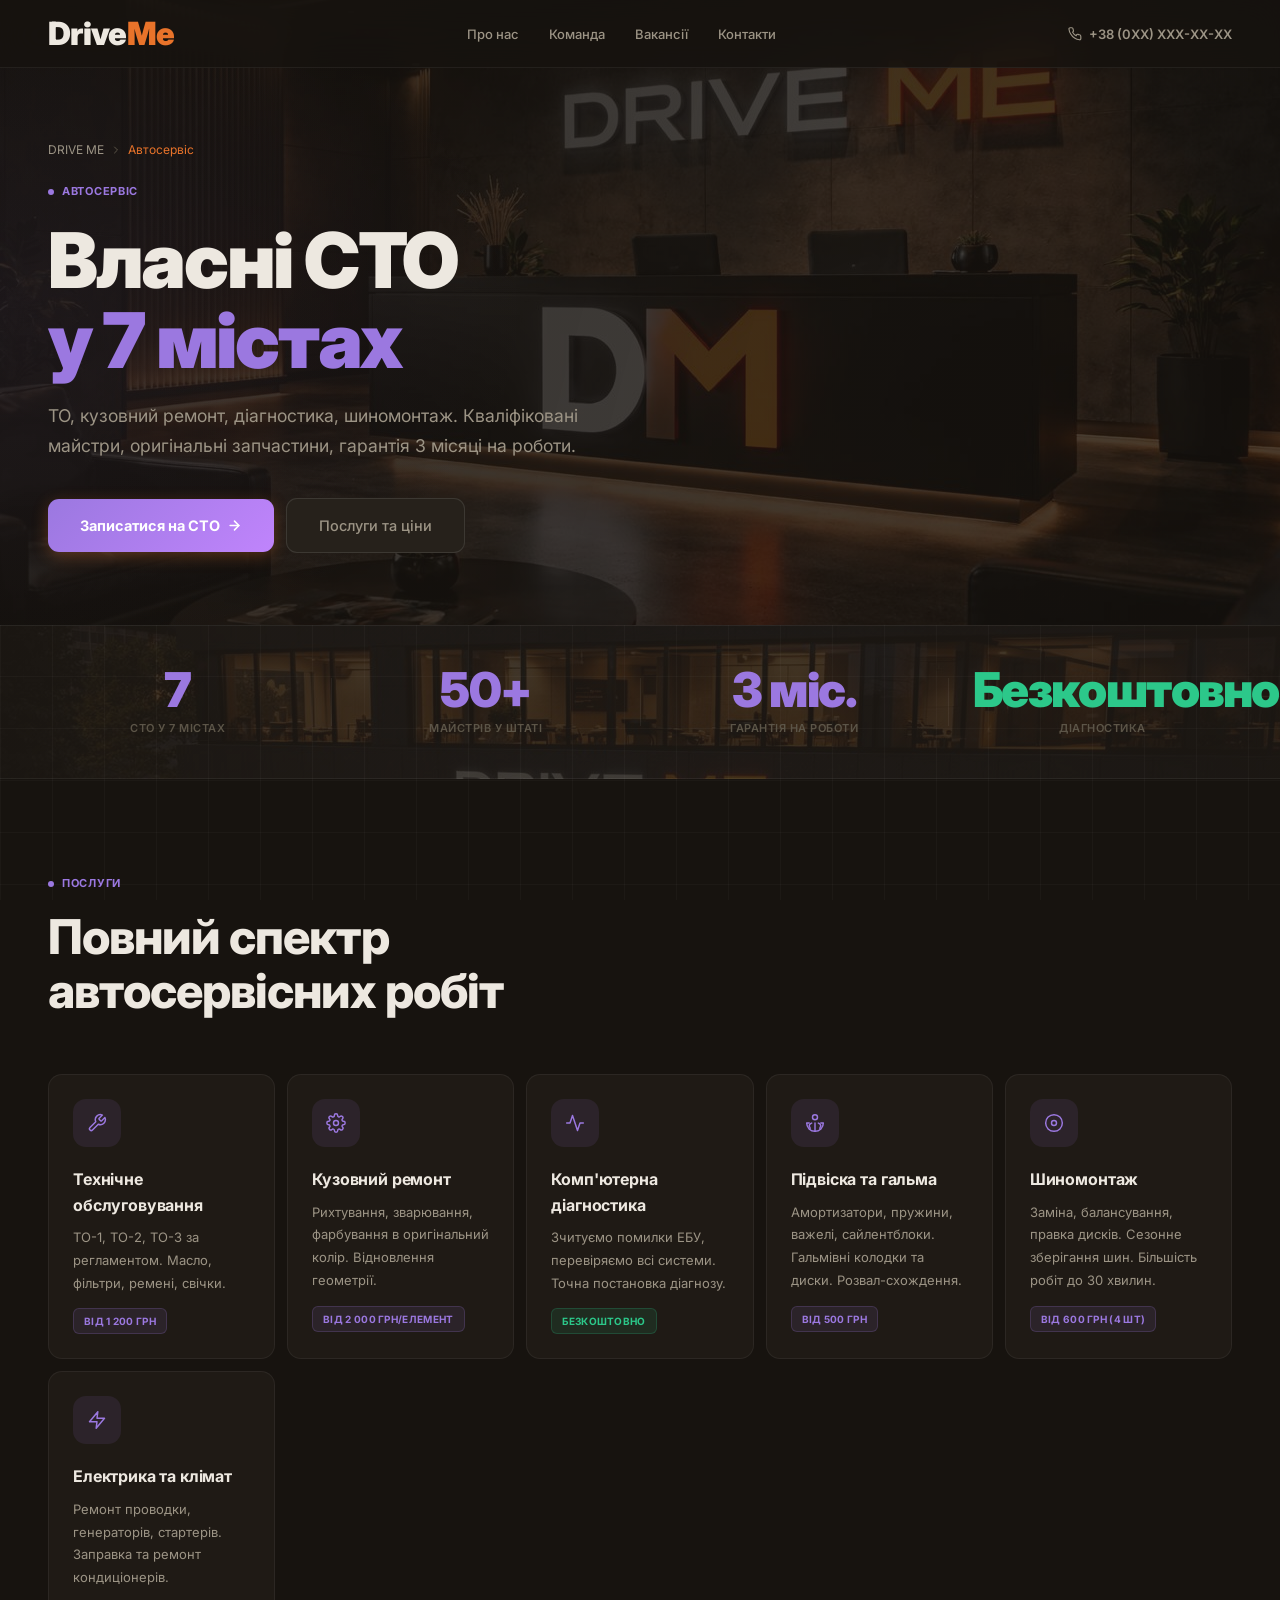
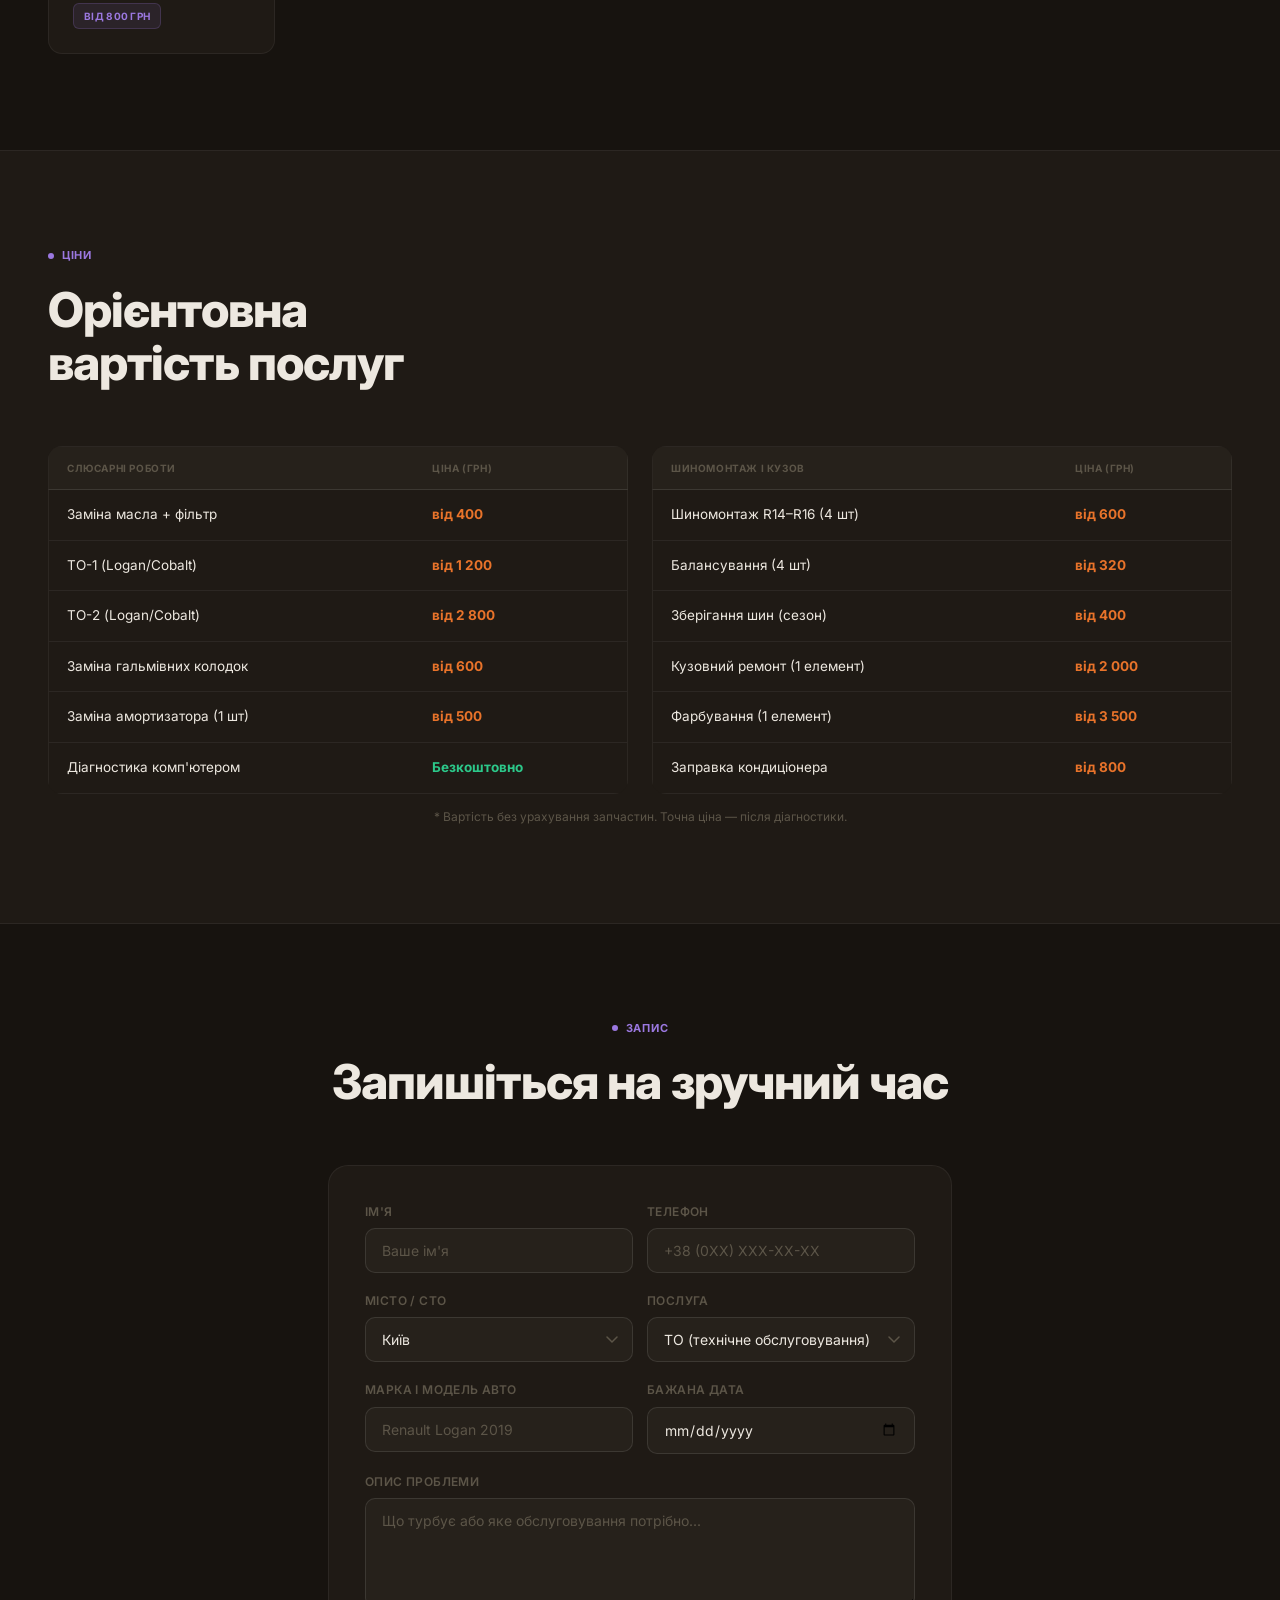
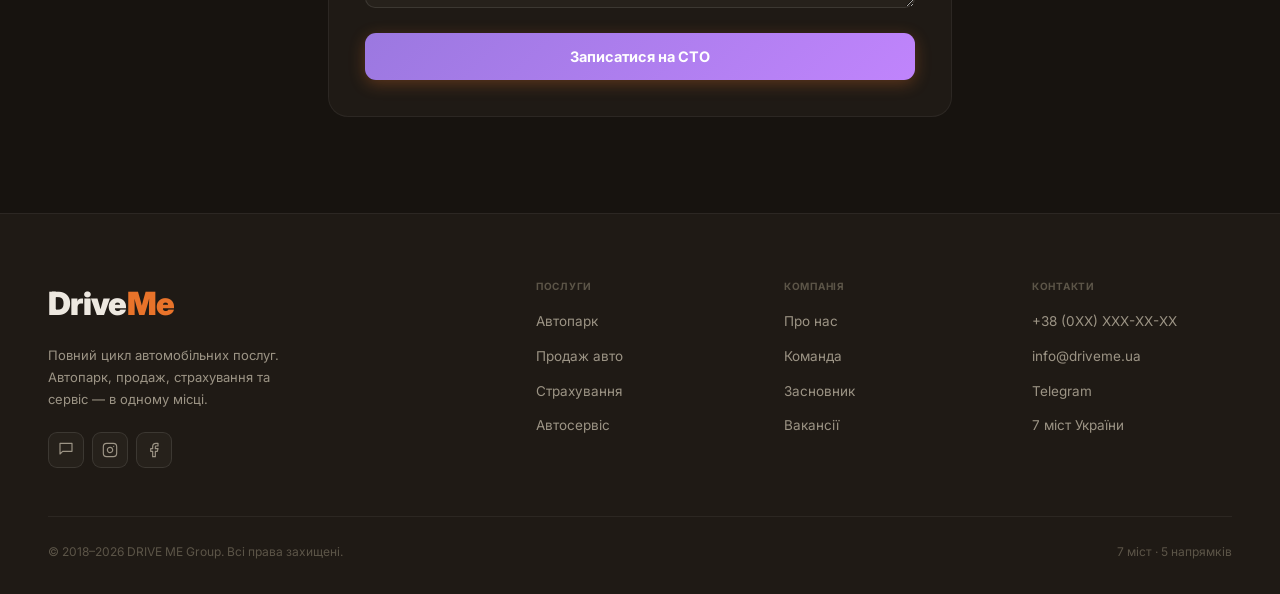
<file: pages/service.html>
<!DOCTYPE html>
<html lang="uk">
<head>
<meta charset="UTF-8">
<meta name="viewport" content="width=device-width,initial-scale=1.0">
<title>Автосервіс — DRIVE ME</title>
<link rel="stylesheet" href="../css/style.css">
<link rel="preconnect" href="https://fonts.googleapis.com">
<link href="https://fonts.googleapis.com/css2?family=Inter:wght@300;400;500;600;700;800;900&display=swap" rel="stylesheet">
<script src="../js/main.js" defer></script>
</head>
<body>
<nav class="nav">
  <div class="nav-inner">
    <a href="../index.html" class="nav-logo"><span class="nav-logo-name">Drive<em>Me</em></span></a>
    <ul class="nav-links">
      <li><a href="../index.html#services" class="nav-link">Про нас</a></li>
      <li><a href="../index.html#founder" class="nav-link">Команда</a></li>
      <li><a href="../index.html#contact" class="nav-link">Вакансії</a></li>
      <li><a href="../index.html#contact" class="nav-link">Контакти</a></li>
    </ul>
    <div class="nav-cta"><a href="tel:+380000000000" class="nav-phone"><svg width="14" height="14" viewBox="0 0 24 24" fill="none" stroke="currentColor" stroke-width="2" stroke-linecap="round" stroke-linejoin="round"><path d="M22 16.92v3a2 2 0 0 1-2.18 2 19.79 19.79 0 0 1-8.63-3.07A19.5 19.5 0 0 1 4.69 12a19.79 19.79 0 0 1-3.07-8.67A2 2 0 0 1 3.6 1.27h3a2 2 0 0 1 2 1.72c.127.96.361 1.903.7 2.81a2 2 0 0 1-.45 2.11L7.91 8.96a16 16 0 0 0 6.07 6.07l.96-1.96a2 2 0 0 1 2.11-.45c.907.339 1.85.573 2.81.7A2 2 0 0 1 21.73 15z"/></svg>+38 (0XX) XXX-XX-XX</a></div>
    <button class="hamburger"><span></span><span></span><span></span></button>
  </div>
</nav>
<div class="mob-nav"><a href="fleet.html" class="mob-nav-link"><span class="mob-nav-ico"><svg width="18" height="18" viewBox="0 0 24 24" fill="none" stroke="currentColor" stroke-width="1.75" stroke-linecap="round" stroke-linejoin="round"><path d="M5 17H3a2 2 0 0 1-2-2v-4a2 2 0 0 1 .5-1.3L5 6h14l3.5 3.7A2 2 0 0 1 23 11v4a2 2 0 0 1-2 2h-2"/><circle cx="7.5" cy="17.5" r="2.5"/><circle cx="16.5" cy="17.5" r="2.5"/></svg></span>Автопарк</a><a href="sales.html" class="mob-nav-link"><span class="mob-nav-ico"><svg width="18" height="18" viewBox="0 0 24 24" fill="none" stroke="currentColor" stroke-width="1.75" stroke-linecap="round" stroke-linejoin="round"><path d="M20.59 13.41l-7.17 7.17a2 2 0 0 1-2.83 0L2 12V2h10l8.59 8.59a2 2 0 0 1 0 2.82z"/><line x1="7" y1="7" x2="7.01" y2="7"/></svg></span>Продаж авто</a><a href="import.html" class="mob-nav-link"><span class="mob-nav-ico"><svg width="18" height="18" viewBox="0 0 24 24" fill="none" stroke="currentColor" stroke-width="1.75" stroke-linecap="round" stroke-linejoin="round"><circle cx="12" cy="12" r="10"/><line x1="2" y1="12" x2="22" y2="12"/><path d="M12 2a15.3 15.3 0 0 1 4 10 15.3 15.3 0 0 1-4 10 15.3 15.3 0 0 1-4-10 15.3 15.3 0 0 1 4-10z"/></svg></span>Імпорт авто</a><a href="insurance.html" class="mob-nav-link"><span class="mob-nav-ico"><svg width="18" height="18" viewBox="0 0 24 24" fill="none" stroke="currentColor" stroke-width="1.75" stroke-linecap="round" stroke-linejoin="round"><path d="M12 22s8-4 8-10V5l-8-3-8 3v7c0 6 8 10 8 10z"/></svg></span>Страхування</a><a href="service.html" class="mob-nav-link"><span class="mob-nav-ico"><svg width="18" height="18" viewBox="0 0 24 24" fill="none" stroke="currentColor" stroke-width="1.75" stroke-linecap="round" stroke-linejoin="round"><path d="M14.7 6.3a1 1 0 0 0 0 1.4l1.6 1.6a1 1 0 0 0 1.4 0l3.77-3.77a6 6 0 0 1-7.94 7.94l-6.91 6.91a2.12 2.12 0 0 1-3-3l6.91-6.91a6 6 0 0 1 7.94-7.94l-3.76 3.76z"/></svg></span>Автосервіс</a></div>

<section class="page-hero page-hero-service">
  <div class="page-hero-bg" style="background:radial-gradient(ellipse 60% 80% at 0% 50%,rgba(155,120,224,0.06) 0%,transparent 70%)"></div>
  <div class="wrap">
    <div class="breadcrumb"><a href="../index.html">DRIVE ME</a><svg width="12" height="12" viewBox="0 0 24 24" fill="none" stroke="currentColor" stroke-width="2" stroke-linecap="round" stroke-linejoin="round" class="bc-sep"><polyline points="9 18 15 12 9 6"/></svg><span class="bc-cur">Автосервіс</span></div>
    <div class="label" style="margin-bottom:20px;color:var(--purple)"><div class="label-dot" style="background:var(--purple)"></div>Автосервіс</div>
    <h1>Власні СТО<br><span style="color:var(--purple)">у 7 містах</span></h1>
    <p>ТО, кузовний ремонт, діагностика, шиномонтаж. Кваліфіковані майстри, оригінальні запчастини, гарантія 3 місяці на роботи.</p>
    <div class="page-hero-btns">
      <a href="#booking" class="btn-p btn-lg" style="background:linear-gradient(135deg,var(--purple),#C084FC)">Записатися на СТО<svg width="15" height="15" viewBox="0 0 24 24" fill="none" stroke="currentColor" stroke-width="2.5" stroke-linecap="round" stroke-linejoin="round"><line x1="5" y1="12" x2="19" y2="12"/><polyline points="12 5 19 12 12 19"/></svg></a>
      <a href="#services" class="btn-g btn-lg">Послуги та ціни</a>
    </div>
  </div>
</section>

<div class="stats-bar">
  <div class="wrap"><div class="stats-row reveal">
    <div class="stat-item"><div class="stat-num" style="color:var(--purple)"><span data-target="7">0</span></div><div class="stat-lbl">СТО у 7 містах</div></div>
    <div class="stat-div"></div>
    <div class="stat-item"><div class="stat-num" style="color:var(--purple)"><span data-target="50" data-suffix="+">0+</span></div><div class="stat-lbl">Майстрів у штаті</div></div>
    <div class="stat-div"></div>
    <div class="stat-item"><div class="stat-num" style="color:var(--purple)">3 міс.</div><div class="stat-lbl">Гарантія на роботи</div></div>
    <div class="stat-div"></div>
    <div class="stat-item"><div class="stat-num" style="color:var(--green)">Безкоштовно</div><div class="stat-lbl">Діагностика</div></div>
  </div></div>
</div>

<!-- SERVICES -->
<section id="services">
  <div class="wrap">
    <div class="sec-head reveal">
      <div class="label" style="color:var(--purple)"><div class="label-dot" style="background:var(--purple)"></div>Послуги</div>
      <h2>Повний спектр<br>автосервісних робіт</h2>
    </div>
    <div class="services-grid">
      <div class="card card-purple reveal" style="padding:24px">
        <div class="ico-box ico-purple"><svg width="20" height="20" viewBox="0 0 24 24" fill="none" stroke="currentColor" stroke-width="1.75" stroke-linecap="round" stroke-linejoin="round"><path d="M14.7 6.3a1 1 0 0 0 0 1.4l1.6 1.6a1 1 0 0 0 1.4 0l3.77-3.77a6 6 0 0 1-7.94 7.94l-6.91 6.91a2.12 2.12 0 0 1-3-3l6.91-6.91a6 6 0 0 1 7.94-7.94l-3.76 3.76z"/></svg></div>
        <h4 style="margin-bottom:8px">Технічне обслуговування</h4>
        <p style="font-size:13px;margin-bottom:14px">ТО-1, ТО-2, ТО-3 за регламентом. Масло, фільтри, ремені, свічки.</p>
        <div style="display:flex;gap:5px;flex-wrap:wrap"><span class="chip chip-purple">від 1 200 грн</span></div>
      </div>
      <div class="card card-purple reveal rev-d1" style="padding:24px">
        <div class="ico-box ico-purple"><svg width="20" height="20" viewBox="0 0 24 24" fill="none" stroke="currentColor" stroke-width="1.75" stroke-linecap="round" stroke-linejoin="round"><circle cx="12" cy="12" r="3"/><path d="M19.4 15a1.65 1.65 0 0 0 .33 1.82l.06.06a2 2 0 0 1-2.83 2.83l-.06-.06a1.65 1.65 0 0 0-1.82-.33 1.65 1.65 0 0 0-1 1.51V21a2 2 0 0 1-4 0v-.09A1.65 1.65 0 0 0 9 19.4a1.65 1.65 0 0 0-1.82.33l-.06.06a2 2 0 0 1-2.83-2.83l.06-.06A1.65 1.65 0 0 0 4.68 15a1.65 1.65 0 0 0-1.51-1H3a2 2 0 0 1 0-4h.09A1.65 1.65 0 0 0 4.6 9a1.65 1.65 0 0 0-.33-1.82l-.06-.06a2 2 0 0 1 2.83-2.83l.06.06A1.65 1.65 0 0 0 9 4.68a1.65 1.65 0 0 0 1-1.51V3a2 2 0 0 1 4 0v.09a1.65 1.65 0 0 0 1 1.51 1.65 1.65 0 0 0 1.82-.33l.06-.06a2 2 0 0 1 2.83 2.83l-.06.06A1.65 1.65 0 0 0 19.4 9a1.65 1.65 0 0 0 1.51 1H21a2 2 0 0 1 0 4h-.09a1.65 1.65 0 0 0-1.51 1z"/></svg></div>
        <h4 style="margin-bottom:8px">Кузовний ремонт</h4>
        <p style="font-size:13px;margin-bottom:14px">Рихтування, зварювання, фарбування в оригінальний колір. Відновлення геометрії.</p>
        <div style="display:flex;gap:5px;flex-wrap:wrap"><span class="chip chip-purple">від 2 000 грн/елемент</span></div>
      </div>
      <div class="card card-purple reveal rev-d2" style="padding:24px">
        <div class="ico-box ico-purple"><svg width="20" height="20" viewBox="0 0 24 24" fill="none" stroke="currentColor" stroke-width="1.75" stroke-linecap="round" stroke-linejoin="round"><polyline points="22 12 18 12 15 21 9 3 6 12 2 12"/></svg></div>
        <h4 style="margin-bottom:8px">Комп'ютерна діагностика</h4>
        <p style="font-size:13px;margin-bottom:14px">Зчитуємо помилки ЕБУ, перевіряємо всі системи. Точна постановка діагнозу.</p>
        <div style="display:flex;gap:5px;flex-wrap:wrap"><span class="chip chip-green">Безкоштовно</span></div>
      </div>
      <div class="card card-purple reveal" style="padding:24px">
        <div class="ico-box ico-purple"><svg width="20" height="20" viewBox="0 0 24 24" fill="none" stroke="currentColor" stroke-width="1.75" stroke-linecap="round" stroke-linejoin="round"><path d="M12 22V12"/><path d="M5 12H2a10 10 0 0 0 20 0h-3"/><circle cx="12" cy="5" r="3"/><path d="M6.168 18.849A4 4 0 0 0 5 16a4 4 0 0 1 3-3.87"/><path d="M17.832 18.849A4 4 0 0 1 19 16a4 4 0 0 0-3-3.87"/></svg></div>
        <h4 style="margin-bottom:8px">Підвіска та гальма</h4>
        <p style="font-size:13px;margin-bottom:14px">Амортизатори, пружини, важелі, сайлентблоки. Гальмівні колодки та диски. Розвал-схождення.</p>
        <div style="display:flex;gap:5px;flex-wrap:wrap"><span class="chip chip-purple">від 500 грн</span></div>
      </div>
      <div class="card card-purple reveal rev-d1" style="padding:24px">
        <div class="ico-box ico-purple"><svg width="20" height="20" viewBox="0 0 24 24" fill="none" stroke="currentColor" stroke-width="1.75" stroke-linecap="round" stroke-linejoin="round"><circle cx="12" cy="12" r="10"/><circle cx="12" cy="12" r="3"/></svg></div>
        <h4 style="margin-bottom:8px">Шиномонтаж</h4>
        <p style="font-size:13px;margin-bottom:14px">Заміна, балансування, правка дисків. Сезонне зберігання шин. Більшість робіт до 30 хвилин.</p>
        <div style="display:flex;gap:5px;flex-wrap:wrap"><span class="chip chip-purple">від 600 грн (4 шт)</span></div>
      </div>
      <div class="card card-purple reveal rev-d2" style="padding:24px">
        <div class="ico-box ico-purple"><svg width="20" height="20" viewBox="0 0 24 24" fill="none" stroke="currentColor" stroke-width="1.75" stroke-linecap="round" stroke-linejoin="round"><polygon points="13 2 3 14 12 14 11 22 21 10 12 10 13 2"/></svg></div>
        <h4 style="margin-bottom:8px">Електрика та клімат</h4>
        <p style="font-size:13px;margin-bottom:14px">Ремонт проводки, генераторів, стартерів. Заправка та ремонт кондиціонерів.</p>
        <div style="display:flex;gap:5px;flex-wrap:wrap"><span class="chip chip-purple">від 800 грн</span></div>
      </div>
    </div>
  </div>
</section>

<!-- PRICE TABLE -->
<section style="background:var(--col);border-top:1px solid var(--border);border-bottom:1px solid var(--border)">
  <div class="wrap">
    <div class="sec-head reveal">
      <div class="label" style="color:var(--purple)"><div class="label-dot" style="background:var(--purple)"></div>Ціни</div>
      <h2>Орієнтовна<br>вартість послуг</h2>
    </div>
    <div style="display:grid;grid-template-columns:1fr 1fr;gap:24px" class="reveal">
      <div class="tbl-wrap">
        <table>
          <thead><tr><th>Слюсарні роботи</th><th>Ціна (грн)</th></tr></thead>
          <tbody>
            <tr><td>Заміна масла + фільтр</td><td style="color:var(--accent);font-weight:700">від 400</td></tr>
            <tr><td>ТО-1 (Logan/Cobalt)</td><td style="color:var(--accent);font-weight:700">від 1 200</td></tr>
            <tr><td>ТО-2 (Logan/Cobalt)</td><td style="color:var(--accent);font-weight:700">від 2 800</td></tr>
            <tr><td>Заміна гальмівних колодок</td><td style="color:var(--accent);font-weight:700">від 600</td></tr>
            <tr><td>Заміна амортизатора (1 шт)</td><td style="color:var(--accent);font-weight:700">від 500</td></tr>
            <tr><td>Діагностика комп'ютером</td><td style="color:var(--green);font-weight:700">Безкоштовно</td></tr>
          </tbody>
        </table>
      </div>
      <div class="tbl-wrap">
        <table>
          <thead><tr><th>Шиномонтаж і кузов</th><th>Ціна (грн)</th></tr></thead>
          <tbody>
            <tr><td>Шиномонтаж R14–R16 (4 шт)</td><td style="color:var(--accent);font-weight:700">від 600</td></tr>
            <tr><td>Балансування (4 шт)</td><td style="color:var(--accent);font-weight:700">від 320</td></tr>
            <tr><td>Зберігання шин (сезон)</td><td style="color:var(--accent);font-weight:700">від 400</td></tr>
            <tr><td>Кузовний ремонт (1 елемент)</td><td style="color:var(--accent);font-weight:700">від 2 000</td></tr>
            <tr><td>Фарбування (1 елемент)</td><td style="color:var(--accent);font-weight:700">від 3 500</td></tr>
            <tr><td>Заправка кондиціонера</td><td style="color:var(--accent);font-weight:700">від 800</td></tr>
          </tbody>
        </table>
      </div>
    </div>
    <p style="text-align:center;font-size:12px;margin-top:12px;color:var(--t3)">* Вартість без урахування запчастин. Точна ціна — після діагностики.</p>
  </div>
</section>

<!-- BOOKING -->
<section id="booking">
  <div class="wrap" style="max-width:680px">
    <div class="sec-head center reveal">
      <div class="label" style="justify-content:center;color:var(--purple)"><div class="label-dot" style="background:var(--purple)"></div>Запис</div>
      <h2 style="margin-top:14px">Запишіться на зручний час</h2>
    </div>
    <div class="contact-form-box reveal">
      <form class="js-form">
        <div class="form-2col">
          <div class="form-group"><label class="form-label">Ім'я</label><input type="text" class="form-ctrl" placeholder="Ваше ім'я" required></div>
          <div class="form-group"><label class="form-label">Телефон</label><input type="tel" class="form-ctrl" placeholder="+38 (0XX) XXX-XX-XX" required></div>
        </div>
        <div class="form-2col">
          <div class="form-group"><label class="form-label">Місто / СТО</label>
            <select class="form-ctrl"><option>Київ</option><option>Львів</option><option>Запоріжжя</option><option>Дніпро</option><option>Одеса</option><option>Вінниця</option><option>Кривий Ріг</option></select>
          </div>
          <div class="form-group"><label class="form-label">Послуга</label>
            <select class="form-ctrl"><option>ТО (технічне обслуговування)</option><option>Кузовний ремонт</option><option>Діагностика</option><option>Підвіска / гальма</option><option>Шиномонтаж</option><option>Електрика / кондиціонер</option><option>Інше</option></select>
          </div>
        </div>
        <div class="form-2col">
          <div class="form-group"><label class="form-label">Марка і модель авто</label><input type="text" class="form-ctrl" placeholder="Renault Logan 2019"></div>
          <div class="form-group"><label class="form-label">Бажана дата</label><input type="date" class="form-ctrl"></div>
        </div>
        <div class="form-group"><label class="form-label">Опис проблеми</label><textarea class="form-ctrl" placeholder="Що турбує або яке обслуговування потрібно..."></textarea></div>
        <button type="submit" class="btn-p btn-lg" style="width:100%;justify-content:center;background:linear-gradient(135deg,var(--purple),#C084FC)">Записатися на СТО</button>
      </form>
    </div>
  </div>
</section>

<footer class="footer">
  <div class="wrap">
    <div class="footer-grid">
      <div class="footer-brand">
        <a href="../index.html" class="nav-logo" style="margin-bottom:0">
          <span class="nav-logo-name">Drive<em>Me</em></span>
        </a>
        <p>Повний цикл автомобільних послуг. Автопарк, продаж, страхування та сервіс — в одному місці.</p>
        <div class="footer-social">
          <a href="#" class="social-btn"><svg width="16" height="16" viewBox="0 0 24 24" fill="none" stroke="currentColor" stroke-width="1.75" stroke-linecap="round" stroke-linejoin="round"><path d="M21 2H3v16l4-4h14V2z"/></svg></a>
          <a href="#" class="social-btn"><svg width="16" height="16" viewBox="0 0 24 24" fill="none" stroke="currentColor" stroke-width="1.75" stroke-linecap="round" stroke-linejoin="round"><rect x="2" y="2" width="20" height="20" rx="5"/><path d="M16 11.37A4 4 0 1 1 12.63 8 4 4 0 0 1 16 11.37z"/><line x1="17.5" y1="6.5" x2="17.51" y2="6.5"/></svg></a>
          <a href="#" class="social-btn"><svg width="16" height="16" viewBox="0 0 24 24" fill="none" stroke="currentColor" stroke-width="1.75" stroke-linecap="round" stroke-linejoin="round"><path d="M18 2h-3a5 5 0 0 0-5 5v3H7v4h3v8h4v-8h3l1-4h-4V7a1 1 0 0 1 1-1h3z"/></svg></a>
        </div>
      </div>
      <div class="footer-col">
        <h5>Послуги</h5>
        <ul>
          <li><a href="fleet.html">Автопарк</a></li>
          <li><a href="#">Продаж авто</a></li>
          <li><a href="#">Страхування</a></li>
          <li><a href="#">Автосервіс</a></li>
        </ul>
      </div>
      <div class="footer-col">
        <h5>Компанія</h5>
        <ul>
          <li><a href="about.html">Про нас</a></li>
          <li><a href="team.html">Команда</a></li>
          <li><a href="founder.html">Засновник</a></li>
          <li><a href="vacancies.html">Вакансії</a></li>
        </ul>
      </div>
      <div class="footer-col">
        <h5>Контакти</h5>
        <ul>
          <li><a href="tel:+380000000000">+38 (0XX) XXX-XX-XX</a></li>
          <li><a href="mailto:info@driveme.ua">info@driveme.ua</a></li>
          <li><a href="#">Telegram</a></li>
          <li><a href="#">7 міст України</a></li>
        </ul>
      </div>
    </div>
    <div class="footer-bottom">
      <p>© 2018–2026 DRIVE ME Group. Всі права захищені.</p>
      <span>7 міст · 5 напрямків</span>
    </div>
  </div>
</footer>
</body>
</html>
</file>
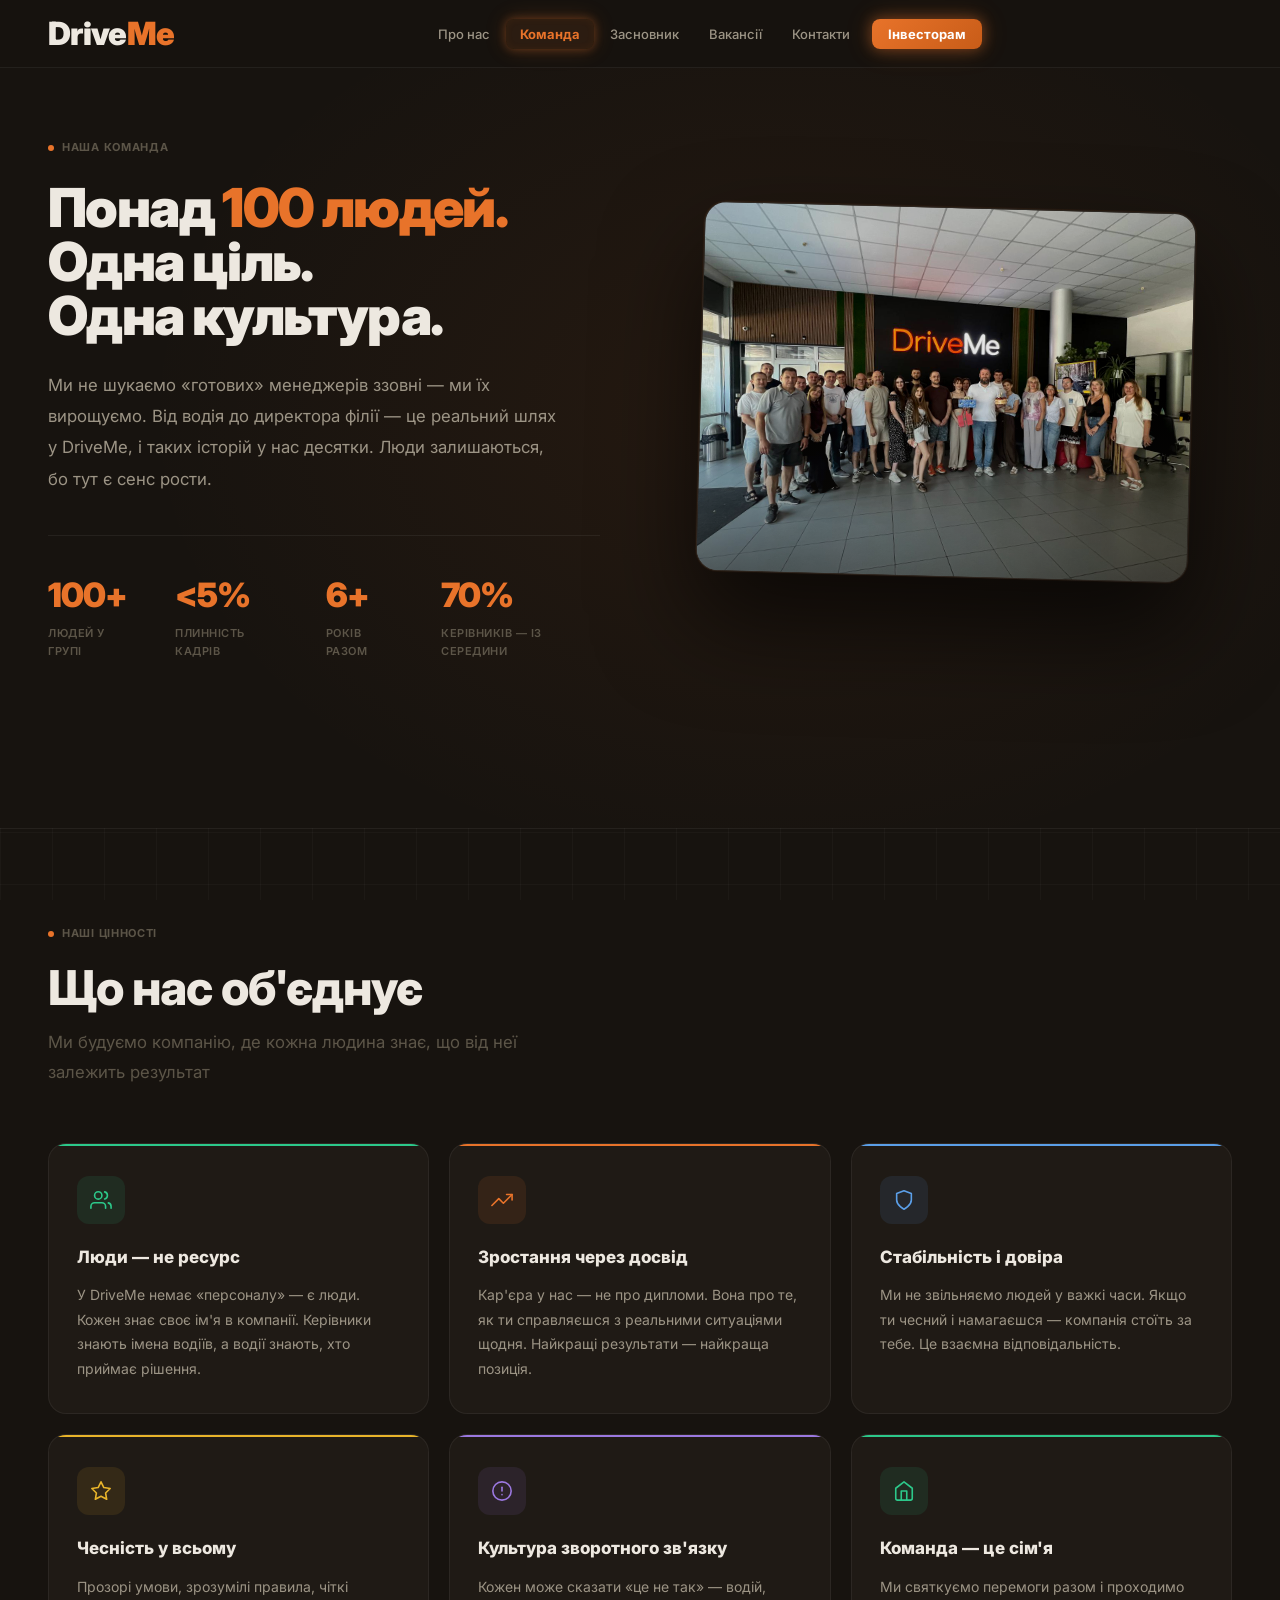
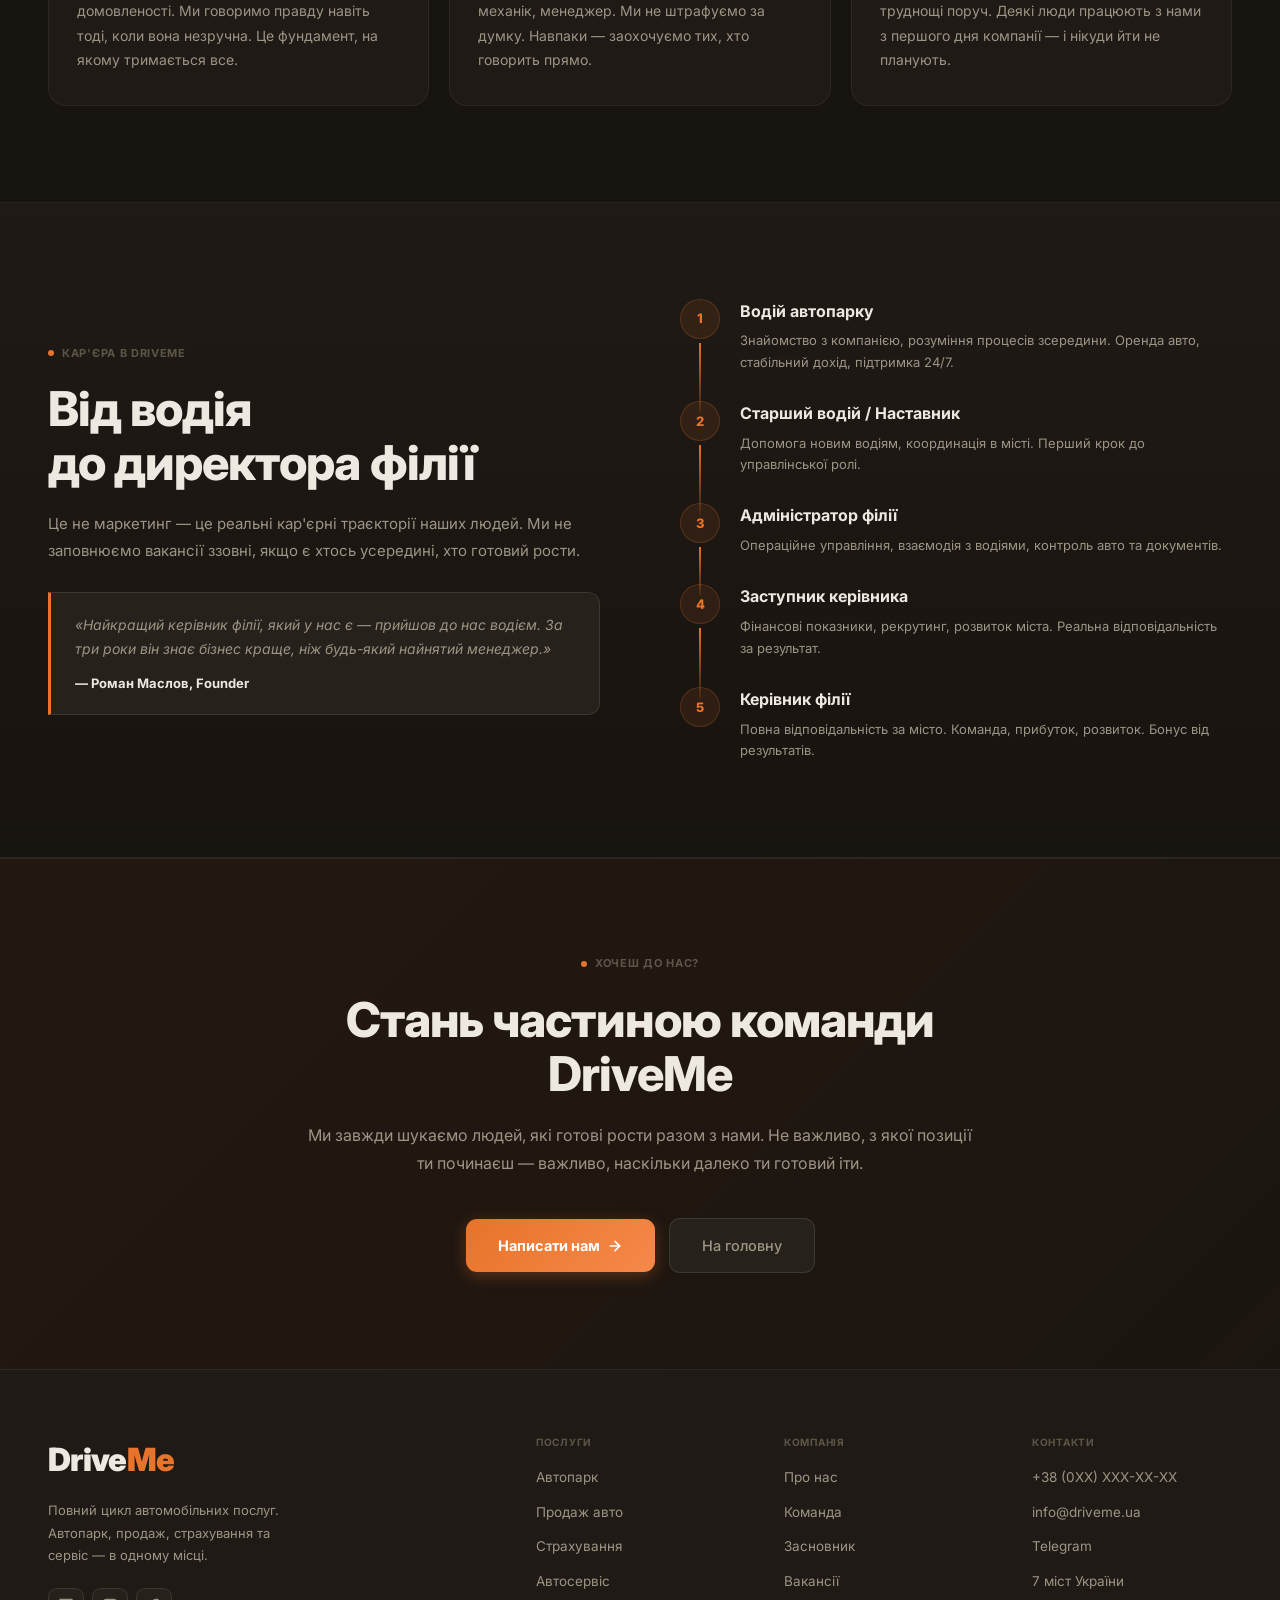
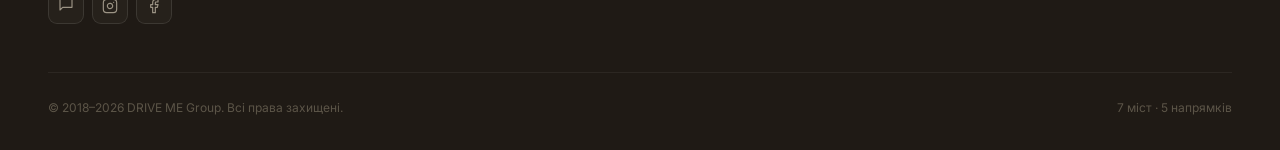
<file: pages/team.html>
<!DOCTYPE html>
<html lang="uk">
<head>
<meta charset="UTF-8">
<link rel="icon" type="image/svg+xml" href="../images/file-2.svg">
<meta name="viewport" content="width=device-width,initial-scale=1.0">
<title>Команда — DRIVE ME Group</title>
<link rel="stylesheet" href="../css/style.css?v=20260712">
<link rel="preconnect" href="https://fonts.googleapis.com">
<link href="https://fonts.googleapis.com/css2?family=Inter:wght@300;400;500;600;700;800;900&display=swap" rel="stylesheet">
<script src="../js/main.js?v=20260709" defer></script>
<style>
/* ── TEAM PAGE SPECIFIC ── */
.team-hero{
  min-height:92vh;display:flex;align-items:center;
  padding-top:var(--nav-h);position:relative;overflow:hidden;
  background:#17130F;
}
.team-hero::before{
  content:'';position:absolute;inset:0;
  background:radial-gradient(ellipse 70% 80% at 60% 50%,rgba(232,115,42,0.07) 0%,transparent 70%);
  pointer-events:none;
}
.team-hero-inner{
  display:grid;grid-template-columns:1fr 1fr;
  gap:80px;align-items:center;width:100%;
}
.team-hero-eyebrow{margin-bottom:24px}
.team-hero-h{
  font-size:clamp(2.6rem,4.2vw,5rem);
  font-weight:900;letter-spacing:-.03em;line-height:1.0;
  margin-bottom:28px;
}
.team-hero-h span{color:var(--accent)}
.team-hero-desc{
  font-size:1.05rem;line-height:1.85;color:var(--t2);
  margin-bottom:40px;max-width:520px;
}
.team-hero-stats{
  display:flex;gap:40px;
  padding-top:32px;border-top:1px solid var(--border);
}
.ths-item{}
.ths-val{font-size:2.1rem;font-weight:900;color:var(--accent);letter-spacing:-.03em}
.ths-lbl{font-size:11px;color:var(--t3);text-transform:uppercase;letter-spacing:.5px;font-weight:600;margin-top:4px}

/* ── TEAM VISUAL — photo + floating cards ── */
.team-visual{
  position:relative;
  padding:40px 40px 56px 20px; /* space for overflowing cards */
}
.team-visual::before{
  content:'';position:absolute;
  width:420px;height:420px;border-radius:50%;
  background:radial-gradient(circle,rgba(232,115,42,0.1) 0%,transparent 65%);
  top:50%;right:0;transform:translateY(-50%);
  pointer-events:none;z-index:0;
}
.tvp-wrap{
  position:relative;z-index:1;
  border-radius:22px;overflow:hidden;
  border:1px solid rgba(255,255,255,0.07);
  box-shadow:0 48px 96px rgba(0,0,0,0.65),0 0 0 1px rgba(232,115,42,0.06);
  transform:rotate(1.5deg);
  transition:transform .4s ease;
}
.tvp-wrap:hover{transform:rotate(0deg) scale(1.01)}
.tvp-wrap img{
  width:100%;display:block;
  filter:brightness(0.88) contrast(1.05);
}
.tvp-overlay{
  position:absolute;inset:0;
  background:linear-gradient(to top,rgba(23,19,15,0.55) 0%,transparent 50%);
}

/* floating glassmorphism stat cards */
.tvc{
  position:absolute;z-index:10;
  background:rgba(20,16,12,0.80);
  backdrop-filter:blur(20px);-webkit-backdrop-filter:blur(20px);
  border:1px solid rgba(255,255,255,0.1);
  border-radius:16px;
  box-shadow:0 8px 32px rgba(0,0,0,0.4);
  animation:tvc-float 5s ease-in-out infinite;
}
@keyframes tvc-float{0%,100%{transform:translateY(0)}50%{transform:translateY(-6px)}}

/* card 1 — top right: 100+ людей */
.tvc-1{
  top:-24px;right:-24px;
  padding:16px 20px;
  animation-delay:0s;
}
.tvc-1-num{
  font-size:2rem;font-weight:900;letter-spacing:-.04em;
  background:linear-gradient(135deg,#E8732A,#FFB37A);
  -webkit-background-clip:text;-webkit-text-fill-color:transparent;background-clip:text;
  line-height:1;
}
.tvc-1-lbl{font-size:11px;color:var(--t3);text-transform:uppercase;letter-spacing:.6px;font-weight:700;margin-top:3px}

/* card 2 — left middle: плинність */
.tvc-2{
  top:50%;left:-32px;transform:translateY(-50%);
  padding:14px 18px;
  animation-delay:1.5s;
}
.tvc-2-val{font-size:1.5rem;font-weight:900;color:var(--green);letter-spacing:-.03em;line-height:1}
.tvc-2-lbl{font-size:11px;color:var(--t3);text-transform:uppercase;letter-spacing:.5px;font-weight:700;margin-top:3px}

/* card 3 — bottom: active pulse */
.tvc-3{
  bottom:-20px;left:50%;transform:translateX(-50%);
  padding:12px 20px;
  display:flex;align-items:center;gap:12px;
  white-space:nowrap;
  animation-delay:.8s;
}
.tvc-3-dot{
  width:9px;height:9px;border-radius:50%;
  background:var(--green);flex-shrink:0;
  box-shadow:0 0 0 3px rgba(74,222,128,0.2);
  animation:pulse-green 2s ease-in-out infinite;
}
@keyframes pulse-green{0%,100%{box-shadow:0 0 0 3px rgba(74,222,128,0.2)}50%{box-shadow:0 0 0 6px rgba(74,222,128,0.1)}}
.tvc-3-text{font-size:13px;font-weight:700;color:var(--text)}
.tvc-3-sub{font-size:11px;color:var(--t3);margin-top:1px}

/* card 4 — bottom right: 70% */
.tvc-4{
  bottom:32px;right:-28px;
  padding:14px 18px;
  animation-delay:2.4s;
}
.tvc-4-val{font-size:1.5rem;font-weight:900;color:var(--accent);letter-spacing:-.03em;line-height:1}
.tvc-4-lbl{font-size:11px;color:var(--t3);text-transform:uppercase;letter-spacing:.5px;font-weight:700;margin-top:3px}

.team-glow{display:none}
@keyframes blink{0%,100%{opacity:1}50%{opacity:.4}}

/* ── VALUES SECTION ── */
.values-section{padding:96px 0;border-top:1px solid var(--border)}
.values-grid{
  display:grid;grid-template-columns:repeat(3,1fr);
  gap:20px;margin-top:56px;
}
.val-card{
  background:var(--col);border:1px solid var(--border);
  border-radius:18px;padding:32px 28px;
  transition:border-color var(--tr),transform var(--tr),box-shadow var(--tr);
  position:relative;overflow:hidden;
}
.val-card::before{
  content:'';position:absolute;top:0;left:0;right:0;height:2px;
  border-radius:2px 2px 0 0;
}
.val-card-green::before{background:var(--green)}
.val-card-accent::before{background:var(--accent)}
.val-card-blue::before{background:var(--blue)}
.val-card-yellow::before{background:var(--yellow)}
.val-card-purple::before{background:var(--purple)}
.val-card:hover{
  border-color:var(--border2);transform:translateY(-4px);
  box-shadow:0 12px 40px rgba(0,0,0,0.35);
}
.val-ico{
  width:48px;height:48px;border-radius:12px;
  display:flex;align-items:center;justify-content:center;
  margin-bottom:20px;
}
.val-ico-green{background:var(--green-bg);color:var(--green)}
.val-ico-accent{background:var(--accent-bg);color:var(--accent)}
.val-ico-blue{background:var(--blue-bg);color:var(--blue)}
.val-ico-yellow{background:var(--yel-bg);color:var(--yellow)}
.val-ico-purple{background:var(--pur-bg);color:var(--purple)}
.val-title{font-size:17px;font-weight:800;color:var(--text);margin-bottom:12px}
.val-desc{font-size:14px;line-height:1.75;color:var(--t2)}

/* ── CAREER PATH ── */
.career-section{
  padding:96px 0;
  background:linear-gradient(180deg,var(--col) 0%,var(--bg) 100%);
  border-top:1px solid var(--border);border-bottom:1px solid var(--border);
}
.career-inner{display:grid;grid-template-columns:1fr 1fr;gap:80px;align-items:center}
.career-path{display:flex;flex-direction:column;gap:0}
.career-step{display:flex;gap:20px;align-items:flex-start;position:relative}
.career-step:not(:last-child)::after{
  content:'';position:absolute;left:19px;top:44px;bottom:-12px;width:2px;
  background:linear-gradient(180deg,var(--accent) 0%,rgba(232,115,42,0.1) 100%);
}
.career-step{padding-bottom:28px}
.career-step:last-child{padding-bottom:0}
.career-num{
  width:40px;height:40px;border-radius:50%;flex-shrink:0;
  background:var(--accent-bg);border:1px solid var(--accent-brd);
  color:var(--accent);font-size:13px;font-weight:800;
  display:flex;align-items:center;justify-content:center;
  position:relative;z-index:1;
}
.career-body{}
.career-role{font-size:16px;font-weight:700;color:var(--text);margin-bottom:6px}
.career-desc{font-size:13px;line-height:1.65;color:var(--t2)}
.career-right h2{margin-bottom:20px}
.career-right p{font-size:15px;line-height:1.8;color:var(--t2);margin-bottom:28px}
.career-quote{
  background:var(--item);border:1px solid var(--border2);
  border-left:3px solid var(--accent);border-radius:0 12px 12px 0;
  padding:20px 24px;
  font-size:14px;font-style:italic;color:var(--t2);line-height:1.75;
}

/* ── TEAM PHOTO SECTION ── */
.team-fullphoto-section{
  padding:96px 0;
  position:relative;overflow:hidden;
}
.team-fullphoto-wrap{
  position:relative;border-radius:24px;overflow:hidden;
  max-height:600px;
  border:1px solid var(--border2);
  box-shadow:0 32px 80px rgba(0,0,0,0.4);
}
.team-fullphoto{
  width:100%;object-fit:cover;display:block;
  filter:brightness(0.9);
}
.team-fullphoto-placeholder{
  width:100%;height:480px;
  background:var(--col);
  display:flex;flex-direction:column;align-items:center;justify-content:center;
  gap:16px;color:var(--t3);
}
.team-fullphoto-placeholder svg{opacity:0.3}
.team-fullphoto-overlay{
  position:absolute;inset:0;
  background:linear-gradient(0deg,rgba(23,19,15,0.85) 0%,transparent 50%);
  display:flex;flex-direction:column;justify-content:flex-end;
  padding:48px;
}
.tfo-label{font-size:11px;font-weight:700;letter-spacing:.7px;text-transform:uppercase;color:var(--accent);margin-bottom:12px}
.tfo-title{font-size:2.4rem;font-weight:900;color:#fff;letter-spacing:-.02em;line-height:1.1;margin-bottom:12px}
.tfo-sub{font-size:15px;color:rgba(255,255,255,0.65);max-width:500px}

/* ── NUMBERS SECTION ── */
.numbers-section{padding:80px 0;border-top:1px solid var(--border)}
.numbers-grid{
  display:grid;grid-template-columns:repeat(4,1fr);
  gap:1px;background:var(--border);
  border:1px solid var(--border);border-radius:18px;
  overflow:hidden;margin-top:56px;
}
.num-item{
  background:var(--col);padding:40px 32px;text-align:center;
}
.num-val{font-size:3rem;font-weight:900;letter-spacing:-.04em;color:var(--accent);margin-bottom:8px}
.num-lbl{font-size:13px;color:var(--t2);line-height:1.5}

/* ── JOIN SECTION ── */
.join-section{
  padding:96px 0;
  background:linear-gradient(135deg,rgba(232,115,42,0.06) 0%,rgba(232,115,42,0.02) 100%);
  border-top:1px solid var(--border);
}
.join-inner{text-align:center;max-width:680px;margin:0 auto}
.join-inner h2{margin-bottom:20px}
.join-inner p{font-size:16px;line-height:1.8;color:var(--t2);margin-bottom:40px}
.join-btns{display:flex;align-items:center;justify-content:center;gap:14px}

@media(max-width:768px){
  .team-hero-inner{grid-template-columns:1fr;gap:24px}
  .team-visual{display:none}
  .team-hero-h{font-size:clamp(2rem,8vw,3rem)}
  .team-hero-stats{gap:20px;flex-wrap:wrap}
  .values-grid{grid-template-columns:1fr}
  .career-inner{grid-template-columns:1fr;gap:32px}
  .career-right{order:-1}
  .team-members-grid{grid-template-columns:1fr!important}
  .leader-card{grid-template-columns:1fr!important;text-align:center}
  .leader-photo{width:100%;height:200px;object-fit:cover;border-radius:16px}
}
</style>
</head>
<body>

<!-- ── NAV ── -->
<nav class="nav">
  <div class="nav-inner">
    <a href="../index.html" class="nav-logo">
      <span class="nav-logo-name">Drive<em>Me</em></span>
    </a>
    <ul class="nav-links">
      <li><a href="about.html" class="nav-link">Про нас</a></li>
      <li><a href="team.html" class="nav-link active">Команда</a></li>
      <li><a href="founder.html" class="nav-link">Засновник</a></li>
      <li><a href="vacancies.html" class="nav-link">Вакансії</a></li>
      <li><a href="../index.html#contact" class="nav-link">Контакти</a></li>
      <li><span class="nav-link nav-link--invest" onclick="openInvestModal()">Інвесторам</span></li>
    </ul>
    <div class="nav-cta"></div>
    <button class="hamburger" aria-label="Меню"><span></span><span></span><span></span></button>
  </div>
</nav>

<div class="mob-nav">
  <a href="about.html" class="mob-nav-link"><span class="mob-nav-ico"><svg width="18" height="18" viewBox="0 0 24 24" fill="none" stroke="currentColor" stroke-width="1.75" stroke-linecap="round" stroke-linejoin="round"><circle cx="12" cy="12" r="10"/><line x1="12" y1="8" x2="12" y2="12"/><line x1="12" y1="16" x2="12.01" y2="16"/></svg></span>Про нас</a>
  <a href="team.html" class="mob-nav-link"><span class="mob-nav-ico"><svg width="18" height="18" viewBox="0 0 24 24" fill="none" stroke="currentColor" stroke-width="1.75" stroke-linecap="round" stroke-linejoin="round"><path d="M17 21v-2a4 4 0 0 0-4-4H5a4 4 0 0 0-4 4v2"/><circle cx="9" cy="7" r="4"/><path d="M23 21v-2a4 4 0 0 0-3-3.87"/><path d="M16 3.13a4 4 0 0 1 0 7.75"/></svg></span>Команда</a>
  <a href="founder.html" class="mob-nav-link"><span class="mob-nav-ico"><svg width="18" height="18" viewBox="0 0 24 24" fill="none" stroke="currentColor" stroke-width="1.75" stroke-linecap="round" stroke-linejoin="round"><path d="M20 21v-2a4 4 0 0 0-4-4H8a4 4 0 0 0-4 4v2"/><circle cx="12" cy="7" r="4"/></svg></span>Засновник</a>
  <a href="vacancies.html" class="mob-nav-link"><span class="mob-nav-ico"><svg width="18" height="18" viewBox="0 0 24 24" fill="none" stroke="currentColor" stroke-width="1.75" stroke-linecap="round" stroke-linejoin="round"><rect x="2" y="7" width="20" height="14" rx="2"/><path d="M16 21V5a2 2 0 0 0-2-2h-4a2 2 0 0 0-2 2v16"/></svg></span>Вакансії</a>
  <a href="../index.html#contact" class="mob-nav-link"><span class="mob-nav-ico"><svg width="18" height="18" viewBox="0 0 24 24" fill="none" stroke="currentColor" stroke-width="1.75" stroke-linecap="round" stroke-linejoin="round"><path d="M22 16.92v3a2 2 0 0 1-2.18 2 19.79 19.79 0 0 1-8.63-3.07A19.5 19.5 0 0 1 4.69 12a19.79 19.79 0 0 1-3.07-8.67A2 2 0 0 1 3.61 1h3a2 2 0 0 1 2 1.72 12.84 12.84 0 0 0 .7 2.81 2 2 0 0 1-.45 2.11L8.09 9a16 16 0 0 0 6.29 6.29l1.36-1.36a2 2 0 0 1 2.11-.45 12.84 12.84 0 0 0 2.81.7A2 2 0 0 1 22 16.92z"/></svg></span>Контакти</a>
  <div class="mob-nav-link mob-nav-link--invest" onclick="openInvestModal()"><span class="mob-nav-ico"><svg width="18" height="18" viewBox="0 0 24 24" fill="none" stroke="currentColor" stroke-width="1.75" stroke-linecap="round" stroke-linejoin="round"><polyline points="22 7 13.5 15.5 8.5 10.5 2 17"/><polyline points="16 7 22 7 22 13"/></svg></span>Інвесторам</div>
</div>

<!-- ── HERO ── -->
<section class="team-hero">
  <div class="team-glow"></div>
  <div class="wrap">
    <div class="team-hero-inner">

      <div class="team-hero-left reveal">
        <div class="team-hero-eyebrow">
          <div class="label"><div class="label-dot"></div>Наша команда</div>
        </div>
        <h1 class="team-hero-h">
          Понад <span>100 людей.</span><br>
          Одна ціль.<br>
          Одна культура.
        </h1>
        <p class="team-hero-desc">
          Ми не шукаємо «готових» менеджерів ззовні — ми їх вирощуємо. Від водія до директора філії — це реальний шлях у DriveMe, і таких історій у нас десятки. Люди залишаються, бо тут є сенс рости.
        </p>
        <div class="team-hero-stats">
          <div class="ths-item">
            <div class="ths-val">100+</div>
            <div class="ths-lbl">Людей у групі</div>
          </div>
          <div class="ths-item">
            <div class="ths-val">&lt;5%</div>
            <div class="ths-lbl">Плинність кадрів</div>
          </div>
          <div class="ths-item">
            <div class="ths-val">6+</div>
            <div class="ths-lbl">Років разом</div>
          </div>
          <div class="ths-item">
            <div class="ths-val">70%</div>
            <div class="ths-lbl">Керівників — із середини</div>
          </div>
        </div>
      </div>

      <div class="team-hero-right reveal rev-d2">
        <div class="team-visual">
          <!-- photo -->
          <div class="tvp-wrap">
            <img src="../images/team-photo.jpg" alt="Команда DriveMe" loading="eager">
            <div class="tvp-overlay"></div>
          </div>

        </div>
      </div>

    </div>
  </div>
</section>

<!-- ── VALUES ── -->
<section class="values-section">
  <div class="wrap">
    <div class="sec-head reveal">
      <div class="label"><div class="label-dot"></div>Наші цінності</div>
      <h2 style="margin-top:14px">Що нас об'єднує</h2>
      <p class="sec-sub" style="max-width:540px;margin-top:14px;color:var(--t3)">Ми будуємо компанію, де кожна людина знає, що від неї залежить результат</p>
    </div>

    <div class="values-grid">
      <div class="val-card val-card-green reveal">
        <div class="val-ico val-ico-green">
          <svg width="22" height="22" viewBox="0 0 24 24" fill="none" stroke="currentColor" stroke-width="1.75" stroke-linecap="round" stroke-linejoin="round"><path d="M17 21v-2a4 4 0 0 0-4-4H5a4 4 0 0 0-4 4v2"/><circle cx="9" cy="7" r="4"/><path d="M23 21v-2a4 4 0 0 0-3-3.87"/><path d="M16 3.13a4 4 0 0 1 0 7.75"/></svg>
        </div>
        <div class="val-title">Люди — не ресурс</div>
        <div class="val-desc">У DriveMe немає «персоналу» — є люди. Кожен знає своє ім'я в компанії. Керівники знають імена водіїв, а водії знають, хто приймає рішення.</div>
      </div>

      <div class="val-card val-card-accent reveal rev-d1">
        <div class="val-ico val-ico-accent">
          <svg width="22" height="22" viewBox="0 0 24 24" fill="none" stroke="currentColor" stroke-width="1.75" stroke-linecap="round" stroke-linejoin="round"><polyline points="23 6 13.5 15.5 8.5 10.5 1 18"/><polyline points="17 6 23 6 23 12"/></svg>
        </div>
        <div class="val-title">Зростання через досвід</div>
        <div class="val-desc">Кар'єра у нас — не про дипломи. Вона про те, як ти справляєшся з реальними ситуаціями щодня. Найкращі результати — найкраща позиція.</div>
      </div>

      <div class="val-card val-card-blue reveal rev-d2">
        <div class="val-ico val-ico-blue">
          <svg width="22" height="22" viewBox="0 0 24 24" fill="none" stroke="currentColor" stroke-width="1.75" stroke-linecap="round" stroke-linejoin="round"><path d="M12 22s8-4 8-10V5l-8-3-8 3v7c0 6 8 10 8 10z"/></svg>
        </div>
        <div class="val-title">Стабільність і довіра</div>
        <div class="val-desc">Ми не звільняємо людей у важкі часи. Якщо ти чесний і намагаєшся — компанія стоїть за тебе. Це взаємна відповідальність.</div>
      </div>

      <div class="val-card val-card-yellow reveal">
        <div class="val-ico val-ico-yellow">
          <svg width="22" height="22" viewBox="0 0 24 24" fill="none" stroke="currentColor" stroke-width="1.75" stroke-linecap="round" stroke-linejoin="round"><polygon points="12 2 15.09 8.26 22 9.27 17 14.14 18.18 21.02 12 17.77 5.82 21.02 7 14.14 2 9.27 8.91 8.26 12 2"/></svg>
        </div>
        <div class="val-title">Чесність у всьому</div>
        <div class="val-desc">Прозорі умови, зрозумілі правила, чіткі домовленості. Ми говоримо правду навіть тоді, коли вона незручна. Це фундамент, на якому тримається все.</div>
      </div>

      <div class="val-card val-card-purple reveal rev-d1">
        <div class="val-ico val-ico-purple">
          <svg width="22" height="22" viewBox="0 0 24 24" fill="none" stroke="currentColor" stroke-width="1.75" stroke-linecap="round" stroke-linejoin="round"><circle cx="12" cy="12" r="10"/><line x1="12" y1="8" x2="12" y2="12"/><line x1="12" y1="16" x2="12.01" y2="16"/></svg>
        </div>
        <div class="val-title">Культура зворотного зв'язку</div>
        <div class="val-desc">Кожен може сказати «це не так» — водій, механік, менеджер. Ми не штрафуємо за думку. Навпаки — заохочуємо тих, хто говорить прямо.</div>
      </div>

      <div class="val-card val-card-green reveal rev-d2">
        <div class="val-ico val-ico-green">
          <svg width="22" height="22" viewBox="0 0 24 24" fill="none" stroke="currentColor" stroke-width="1.75" stroke-linecap="round" stroke-linejoin="round"><path d="M3 9l9-7 9 7v11a2 2 0 0 1-2 2H5a2 2 0 0 1-2-2z"/><polyline points="9 22 9 12 15 12 15 22"/></svg>
        </div>
        <div class="val-title">Команда — це сім'я</div>
        <div class="val-desc">Ми святкуємо перемоги разом і проходимо труднощі поруч. Деякі люди працюють з нами з першого дня компанії — і нікуди йти не планують.</div>
      </div>
    </div>
  </div>
</section>

<!-- ── CAREER PATH ── -->
<section class="career-section">
  <div class="wrap">
    <div class="career-inner">

      <div class="reveal">
        <div class="label" style="margin-bottom:20px"><div class="label-dot"></div>Кар'єра в DriveMe</div>
        <h2 style="margin-bottom:20px">Від водія<br>до директора філії</h2>
        <p style="font-size:15px;line-height:1.8;color:var(--t2);margin-bottom:28px">Це не маркетинг — це реальні кар'єрні траєкторії наших людей. Ми не заповнюємо вакансії ззовні, якщо є хтось усередині, хто готовий рости.</p>
        <div class="career-quote">
          «Найкращий керівник філії, який у нас є — прийшов до нас водієм. За три роки він знає бізнес краще, ніж будь-який найнятий менеджер.»<br>
          <strong style="color:var(--text);font-style:normal;display:block;margin-top:10px;font-size:13px">— Роман Маслов, Founder</strong>
        </div>
      </div>

      <div class="career-path reveal rev-d2">
        <div class="career-step">
          <div class="career-num">1</div>
          <div class="career-body">
            <div class="career-role">Водій автопарку</div>
            <div class="career-desc">Знайомство з компанією, розуміння процесів зсередини. Оренда авто, стабільний дохід, підтримка 24/7.</div>
          </div>
        </div>
        <div class="career-step">
          <div class="career-num">2</div>
          <div class="career-body">
            <div class="career-role">Старший водій / Наставник</div>
            <div class="career-desc">Допомога новим водіям, координація в місті. Перший крок до управлінської ролі.</div>
          </div>
        </div>
        <div class="career-step">
          <div class="career-num">3</div>
          <div class="career-body">
            <div class="career-role">Адміністратор філії</div>
            <div class="career-desc">Операційне управління, взаємодія з водіями, контроль авто та документів.</div>
          </div>
        </div>
        <div class="career-step">
          <div class="career-num">4</div>
          <div class="career-body">
            <div class="career-role">Заступник керівника</div>
            <div class="career-desc">Фінансові показники, рекрутинг, розвиток міста. Реальна відповідальність за результат.</div>
          </div>
        </div>
        <div class="career-step">
          <div class="career-num">5</div>
          <div class="career-body">
            <div class="career-role">Керівник філії</div>
            <div class="career-desc">Повна відповідальність за місто. Команда, прибуток, розвиток. Бонус від результатів.</div>
          </div>
        </div>
      </div>

    </div>
  </div>
</section>


<!-- ── JOIN ── -->
<section class="join-section">
  <div class="wrap">
    <div class="join-inner reveal">
      <div class="label" style="justify-content:center;margin-bottom:20px"><div class="label-dot"></div>Хочеш до нас?</div>
      <h2>Стань частиною команди DriveMe</h2>
      <p>Ми завжди шукаємо людей, які готові рости разом з нами. Не важливо, з якої позиції ти починаєш — важливо, наскільки далеко ти готовий іти.</p>
      <div class="join-btns">
        <a href="../index.html#contact" class="btn-p btn-lg">
          Написати нам
          <svg width="16" height="16" viewBox="0 0 24 24" fill="none" stroke="currentColor" stroke-width="2.5" stroke-linecap="round" stroke-linejoin="round"><line x1="5" y1="12" x2="19" y2="12"/><polyline points="12 5 19 12 12 19"/></svg>
        </a>
        <a href="../index.html" class="btn-g btn-lg">На головну</a>
      </div>
    </div>
  </div>
</section>

<!-- ── FOOTER ── -->
<footer class="footer">
  <div class="wrap">
    <div class="footer-grid">
      <div class="footer-brand">
        <a href="../index.html" class="nav-logo" style="margin-bottom:0">
          <span class="nav-logo-name">Drive<em>Me</em></span>
        </a>
        <p>Повний цикл автомобільних послуг. Автопарк, продаж, страхування та сервіс — в одному місці.</p>
        <div class="footer-social">
          <a href="#" class="social-btn"><svg width="16" height="16" viewBox="0 0 24 24" fill="none" stroke="currentColor" stroke-width="1.75" stroke-linecap="round" stroke-linejoin="round"><path d="M21 2H3v16l4-4h14V2z"/></svg></a>
          <a href="#" class="social-btn"><svg width="16" height="16" viewBox="0 0 24 24" fill="none" stroke="currentColor" stroke-width="1.75" stroke-linecap="round" stroke-linejoin="round"><rect x="2" y="2" width="20" height="20" rx="5"/><path d="M16 11.37A4 4 0 1 1 12.63 8 4 4 0 0 1 16 11.37z"/><line x1="17.5" y1="6.5" x2="17.51" y2="6.5"/></svg></a>
          <a href="#" class="social-btn"><svg width="16" height="16" viewBox="0 0 24 24" fill="none" stroke="currentColor" stroke-width="1.75" stroke-linecap="round" stroke-linejoin="round"><path d="M18 2h-3a5 5 0 0 0-5 5v3H7v4h3v8h4v-8h3l1-4h-4V7a1 1 0 0 1 1-1h3z"/></svg></a>
        </div>
      </div>
      <div class="footer-col">
        <h5>Послуги</h5>
        <ul>
          <li><a href="fleet.html">Автопарк</a></li>
          <li><a href="#">Продаж авто</a></li>
          <li><a href="#">Страхування</a></li>
          <li><a href="#">Автосервіс</a></li>
        </ul>
      </div>
      <div class="footer-col">
        <h5>Компанія</h5>
        <ul>
          <li><a href="about.html">Про нас</a></li>
          <li><a href="team.html">Команда</a></li>
          <li><a href="founder.html">Засновник</a></li>
          <li><a href="vacancies.html">Вакансії</a></li>
        </ul>
      </div>
      <div class="footer-col">
        <h5>Контакти</h5>
        <ul>
          <li><a href="tel:+380000000000">+38 (0XX) XXX-XX-XX</a></li>
          <li><a href="mailto:info@driveme.ua">info@driveme.ua</a></li>
          <li><a href="#">Telegram</a></li>
          <li><a href="#">7 міст України</a></li>
        </ul>
      </div>
    </div>
    <div class="footer-bottom">
      <p>© 2018–2026 DRIVE ME Group. Всі права захищені.</p>
      <span>7 міст · 5 напрямків</span>
    </div>
  </div>
</footer>




<!-- INVEST-MODAL -->
<div id="invest-modal" style="display:none;position:fixed;inset:0;z-index:9999;justify-content:center;"></div>
<script>
(function(){
  var BOX_HTML = '<div id="imod-inner" style="position:relative;z-index:1;background:#1F1A15;color:#F0EBE3;border:1px solid rgba(255,255,255,0.12);padding:32px 24px 40px;box-shadow:0 12px 60px rgba(0,0,0,.85);box-sizing:border-box;width:100%;max-width:480px;">'
    + '<button onclick="_iClose()" style="position:absolute;top:16px;right:16px;width:36px;height:36px;border-radius:50%;background:rgba(255,255,255,0.08);border:1px solid rgba(255,255,255,0.15);color:#F0EBE3;display:flex;align-items:center;justify-content:center;cursor:pointer;font-size:18px;line-height:1;">&#10005;</button>'
    + '<div style="display:inline-flex;align-items:center;gap:7px;font-size:11px;font-weight:700;letter-spacing:.1em;text-transform:uppercase;color:#E8732A;margin-bottom:12px;"><span style="width:6px;height:6px;border-radius:50%;background:#E8732A;display:inline-block;"></span>&#1030;&#1085;&#1074;&#1077;&#1089;&#1090;&#1086;&#1088;&#1072;&#1084;</div>'
    + '<h2 style="font-size:1.5rem;font-weight:900;letter-spacing:-.02em;color:#F0EBE3;margin:0 0 8px;">&#1047;&#1074;&#700;&#1103;&#1079;&#1072;&#1090;&#1080;&#1089;&#1103; &#1079; &#1085;&#1072;&#1084;&#1080;</h2>'
    + '<p style="font-size:.9rem;line-height:1.7;color:rgba(240,235,227,0.65);margin:0 0 24px;">&#1047;&#1072;&#1083;&#1080;&#1096;&#1090;&#1077; &#1082;&#1086;&#1085;&#1090;&#1072;&#1082;&#1090;&#1080; &#8212; &#1084;&#1080; &#1079;&#1074;&#700;&#1103;&#1078;&#1077;&#1084;&#1086;&#1089;&#1100; &#1110; &#1088;&#1086;&#1079;&#1082;&#1072;&#1078;&#1077;&#1084;&#1086; &#1073;&#1110;&#1083;&#1100;&#1096;&#1077; &#1087;&#1088;&#1086; &#1084;&#1086;&#1078;&#1083;&#1080;&#1074;&#1086;&#1089;&#1090;&#1110; &#1089;&#1087;&#1110;&#1074;&#1087;&#1088;&#1072;&#1094;&#1110; &#1079; DriveMe Group.</p>'
    + '<form id="invest-form" onsubmit="return _iSubmit(this)" style="display:flex;flex-direction:column;gap:10px;">'
    + '<input type="text" name="name" placeholder="&#1042;&#1072;&#1096;&#1077; &#1110;&#1084;&#700;&#1103;" required autocomplete="name" style="background:rgba(255,255,255,0.07);border:1px solid rgba(255,255,255,0.15);border-radius:12px;padding:13px 16px;font-size:14px;color:#F0EBE3;font-family:inherit;outline:none;box-sizing:border-box;width:100%;">'
    + '<input type="tel" name="phone" placeholder="&#1058;&#1077;&#1083;&#1077;&#1092;&#1086;&#1085;" required autocomplete="tel" style="background:rgba(255,255,255,0.07);border:1px solid rgba(255,255,255,0.15);border-radius:12px;padding:13px 16px;font-size:14px;color:#F0EBE3;font-family:inherit;outline:none;box-sizing:border-box;width:100%;">'
    + '<input type="email" name="email" placeholder="Email (&#1085;&#1077;&#1086;&#1073;&#1086;&#1074;&#700;&#1103;&#1079;&#1082;&#1086;&#1074;&#1086;)" autocomplete="email" style="background:rgba(255,255,255,0.07);border:1px solid rgba(255,255,255,0.15);border-radius:12px;padding:13px 16px;font-size:14px;color:#F0EBE3;font-family:inherit;outline:none;box-sizing:border-box;width:100%;">'
    + '<textarea name="message" placeholder="&#1050;&#1086;&#1088;&#1086;&#1090;&#1082;&#1086; &#1087;&#1088;&#1086; &#1089;&#1077;&#1073;&#1077; &#1072;&#1073;&#1086; &#1079;&#1072;&#1087;&#1080;&#1090;" rows="3" style="background:rgba(255,255,255,0.07);border:1px solid rgba(255,255,255,0.15);border-radius:12px;padding:13px 16px;font-size:14px;color:#F0EBE3;font-family:inherit;outline:none;resize:none;box-sizing:border-box;width:100%;"></textarea>'
    + '<button type="submit" style="margin-top:4px;width:100%;padding:15px 24px;border-radius:12px;background:linear-gradient(135deg,#E8732A,#c85c18);color:#fff;font-size:14px;font-weight:700;cursor:pointer;border:none;font-family:inherit;box-shadow:0 4px 20px rgba(232,115,42,.4);">&#1053;&#1072;&#1076;&#1110;&#1089;&#1083;&#1072;&#1090;&#1080; &#1079;&#1072;&#1087;&#1080;&#1090; &#8594;</button>'
    + '</form>'
    + '<div id="invest-success" style="display:none;flex-direction:column;align-items:center;text-align:center;padding:24px 0;gap:16px;">'
    + '<div style="width:64px;height:64px;border-radius:50%;background:rgba(44,200,138,0.15);border:1px solid rgba(44,200,138,0.3);color:#2CC88A;display:flex;align-items:center;justify-content:center;font-size:28px;">&#10003;</div>'
    + '<div style="font-size:1rem;font-weight:600;color:#F0EBE3;line-height:1.6;">&#1044;&#1103;&#1082;&#1091;&#1108;&#1084;&#1086;! &#1052;&#1080; &#1079;&#1074;&#700;&#1103;&#1078;&#1077;&#1084;&#1086;&#1089;&#1100; &#1079; &#1074;&#1072;&#1084;&#1080; &#1085;&#1072;&#1081;&#1073;&#1083;&#1080;&#1078;&#1095;&#1080;&#1084; &#1095;&#1072;&#1089;&#1086;&#1084;.</div>'
    + '</div>'
    + '</div>';

  var m = document.getElementById('invest-modal');
  m.innerHTML = '<div id="imod-overlay" style="position:absolute;inset:0;background:rgba(0,0,0,0.75);backdrop-filter:blur(8px);-webkit-backdrop-filter:blur(8px);" onclick="_iClose()"></div>' + BOX_HTML;

  function setBox() {
    var inner = document.getElementById('imod-inner');
    if (!inner) return;
    if (window.innerWidth < 600) {
      m.style.alignItems = 'flex-end';
      inner.style.borderRadius = '24px 24px 0 0';
      inner.style.maxWidth = '100%';
      inner.style.margin = '0';
    } else {
      m.style.alignItems = 'center';
      inner.style.borderRadius = '24px';
      inner.style.maxWidth = '480px';
      inner.style.margin = 'auto';
    }
  }

  window.openInvestModal = function(){
    var mn = document.querySelector('.mob-nav');
    if (mn) { mn.style.display='none'; mn.classList.remove('open'); }
    var f = document.getElementById('invest-form');
    var s = document.getElementById('invest-success');
    if (f) { f.style.display='flex'; f.reset(); }
    if (s) s.style.display = 'none';
    setBox();
    m.style.display = 'flex';
    document.body.style.overflow = 'hidden';
  };

  window._iClose = function(){
    m.style.display = 'none';
    document.body.style.overflow = '';
  };

  window._iSubmit = function(f){
    f.style.display = 'none';
    document.getElementById('invest-success').style.display = 'flex';
    setTimeout(_iClose, 3000);
    return false;
  };

  document.addEventListener('keydown', function(e){ if(e.key==='Escape') _iClose(); });
})();
</script>
</body>
</html>
</file>
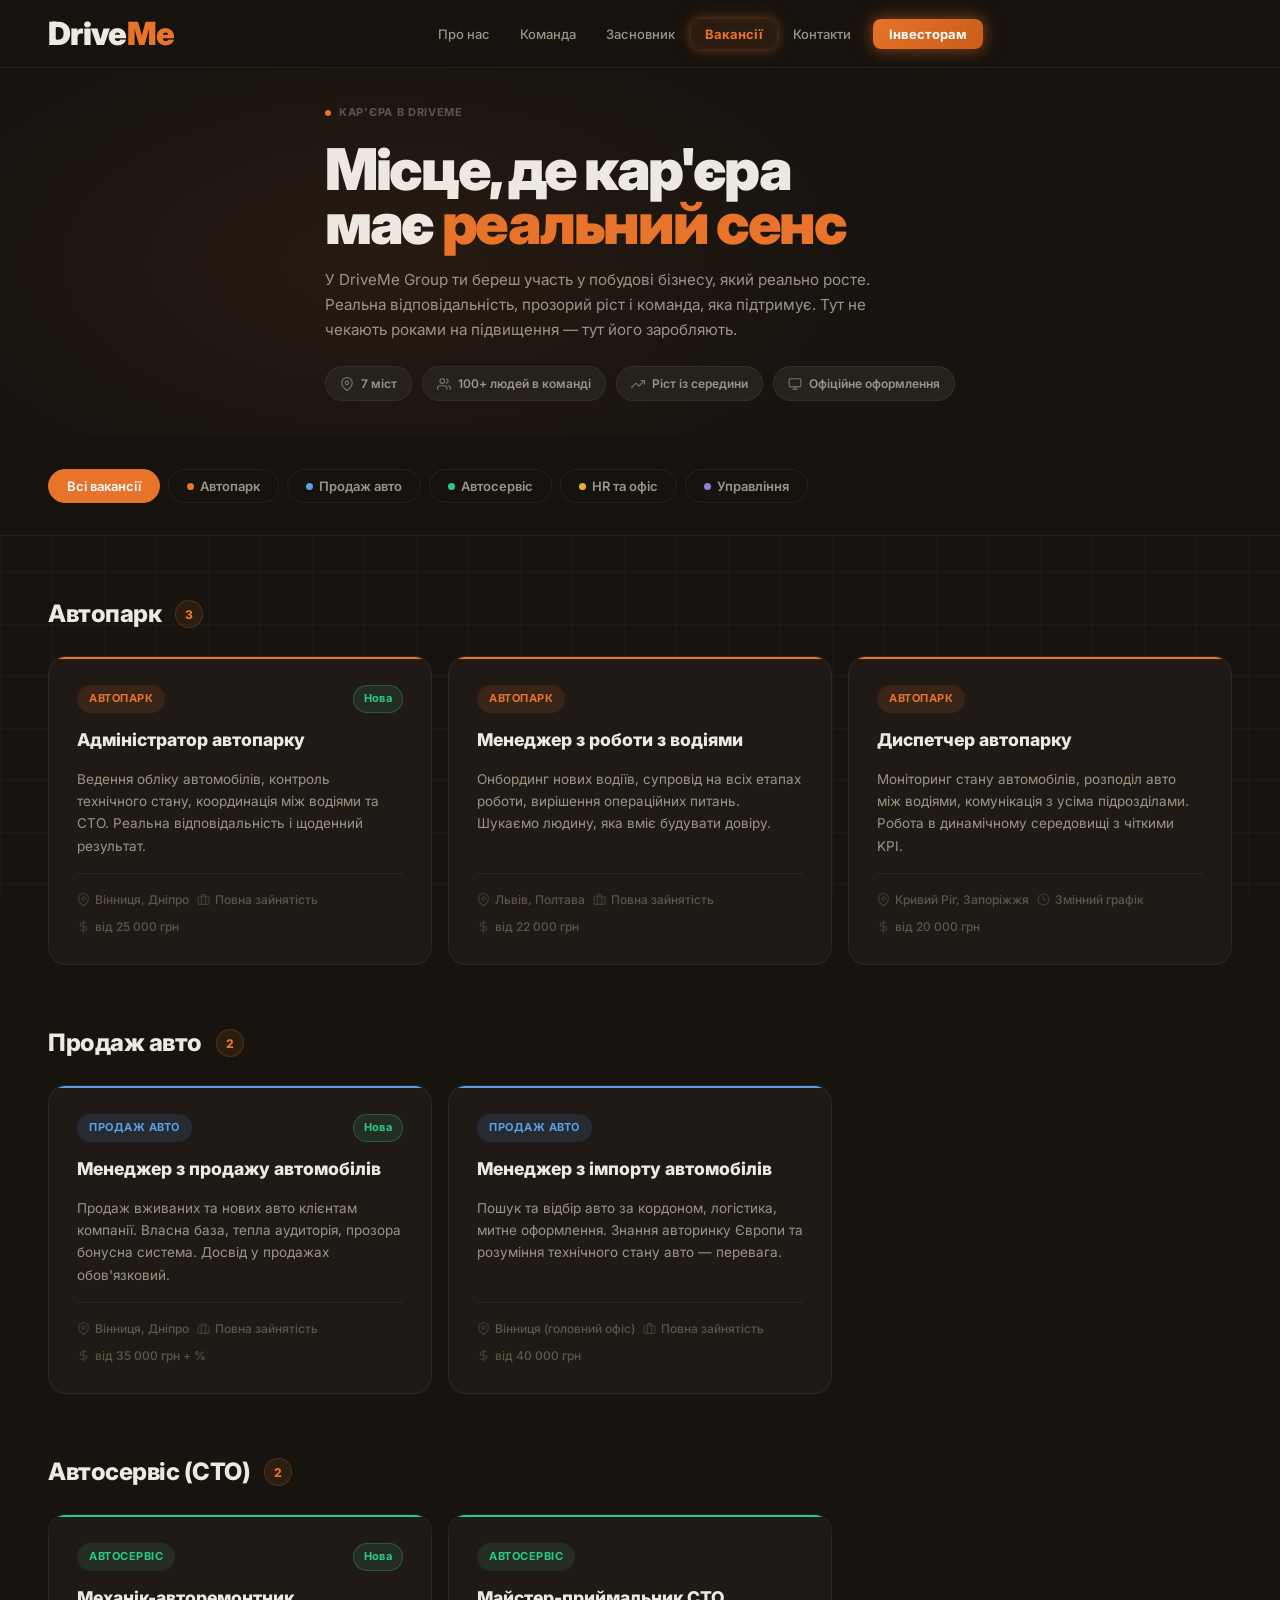
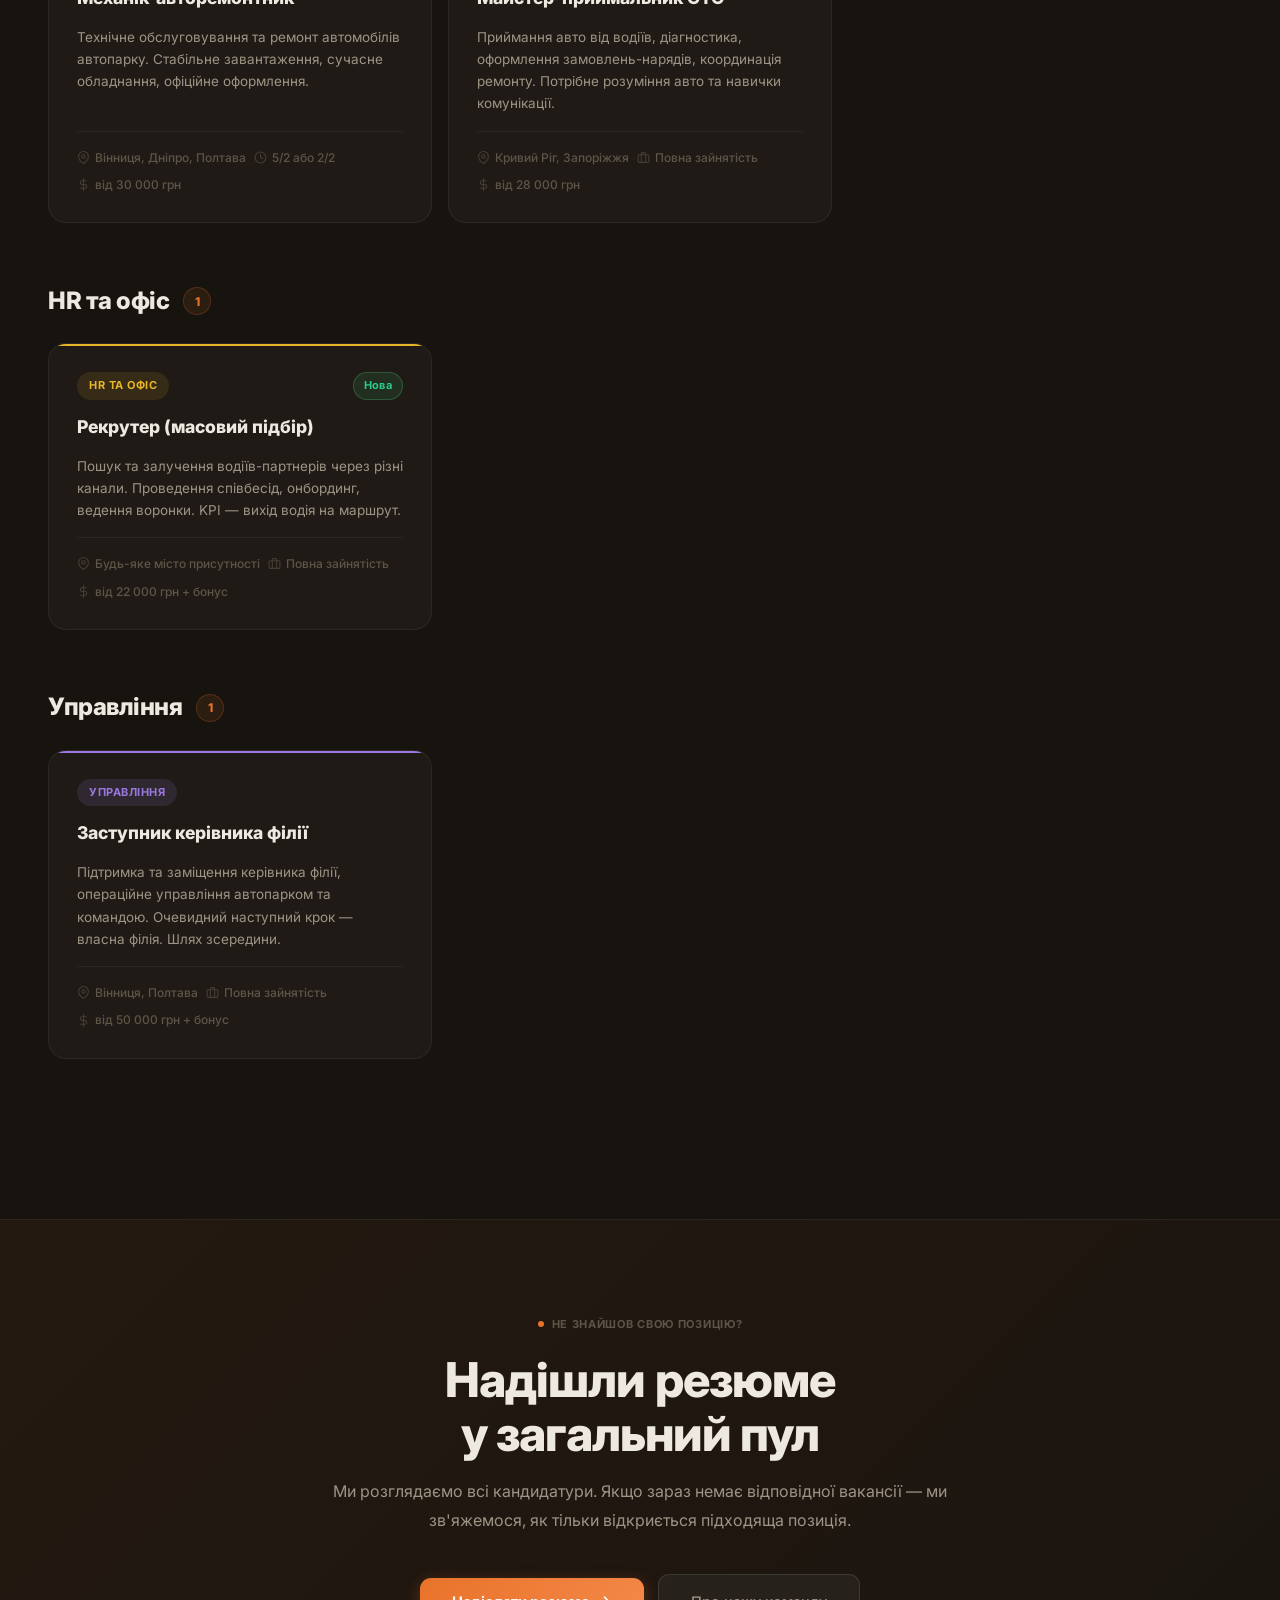
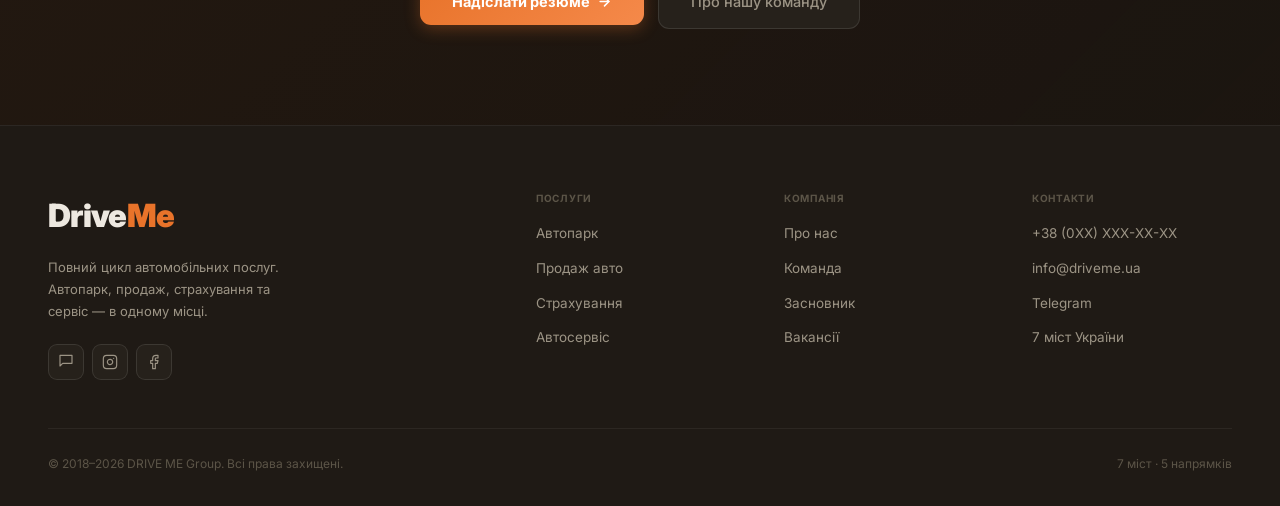
<file: pages/vacancies.html>
<!DOCTYPE html>
<html lang="uk">
<head>
<meta charset="UTF-8">
<link rel="icon" type="image/svg+xml" href="../images/file-2.svg">
<meta name="viewport" content="width=device-width,initial-scale=1.0">
<title>Вакансії — DRIVE ME Group</title>
<link rel="stylesheet" href="../css/style.css?v=20260712">
<link rel="preconnect" href="https://fonts.googleapis.com">
<link href="https://fonts.googleapis.com/css2?family=Inter:wght@300;400;500;600;700;800;900&display=swap" rel="stylesheet">
<script src="../js/main.js?v=20260709" defer></script>
<style>
/* ── VACANCIES PAGE ── */
.vac-hero{
  min-height:0;display:flex;align-items:center;
  padding-top:calc(var(--nav-h) + 36px);padding-bottom:36px;
  position:relative;overflow:hidden;
  background:#17130F;
}
.vac-hero::before{
  content:'';position:absolute;inset:0;
  background:radial-gradient(ellipse 60% 90% at 30% 60%,rgba(232,115,42,0.08) 0%,transparent 65%);
  pointer-events:none;
}
.vac-hero-inner{
  display:grid;grid-template-columns:1fr;
  gap:0;align-items:center;width:100%;max-width:860px;
}
.vac-hero-h{
  font-size:clamp(2.6rem,4.5vw,5.5rem);
  font-weight:900;letter-spacing:-.04em;line-height:.95;
  margin-bottom:16px;
}
.vac-hero-h span{color:var(--accent)}
.vac-hero-desc{
  font-size:.95rem;line-height:1.65;color:var(--t2);
  max-width:600px;margin-bottom:24px;
}
.vac-hero-badges{display:flex;flex-wrap:wrap;gap:10px}
.vac-hero-badge{
  display:inline-flex;align-items:center;gap:7px;
  padding:7px 14px;border-radius:30px;
  background:var(--item);border:1px solid var(--border);
  font-size:12px;font-weight:600;color:var(--t2);
}
.vac-hero-badge svg{opacity:.7}

/* open count card */
.vac-open-card{
  background:var(--col);border:1px solid var(--border2);
  border-radius:20px;padding:32px 36px;text-align:center;
  flex-shrink:0;
}
.vac-open-num{
  font-size:5rem;font-weight:900;letter-spacing:-.05em;line-height:1;
  background:linear-gradient(135deg,#E8732A,#FFB37A);
  -webkit-background-clip:text;-webkit-text-fill-color:transparent;background-clip:text;
}
.vac-open-lbl{font-size:13px;color:var(--t3);text-transform:uppercase;letter-spacing:.7px;font-weight:700;margin-top:6px}
.vac-open-sub{font-size:12px;color:var(--t3);margin-top:4px}

/* ── FILTERS ── */
.vac-filters-wrap{
  padding:32px 0;
  border-bottom:1px solid var(--border);
  position:sticky;top:var(--nav-h);z-index:90;
  background:rgba(23,19,15,0.95);backdrop-filter:blur(16px);
}
.vac-filters{display:flex;gap:8px;align-items:center;flex-wrap:wrap}
.vac-filter{
  display:inline-flex;align-items:center;gap:6px;
  padding:8px 18px;border-radius:30px;
  border:1px solid var(--border);background:transparent;
  font-size:13px;font-weight:600;color:var(--t2);
  cursor:pointer;transition:all var(--tr);font-family:inherit;
}
.vac-filter:hover{border-color:var(--border2);color:var(--text)}
.vac-filter.active{background:var(--accent);border-color:var(--accent);color:#fff}
.vac-filter-dot{width:7px;height:7px;border-radius:50%;flex-shrink:0}

/* ── JOBS GRID ── */
.vac-main{padding:64px 0 96px}
.vac-section{margin-bottom:64px}
.vac-section-title{
  display:flex;align-items:center;gap:14px;
  margin-bottom:28px;
}
.vac-section-title h2{font-size:1.5rem;font-weight:800;margin:0}
.vac-section-count{
  display:inline-flex;align-items:center;justify-content:center;
  width:28px;height:28px;border-radius:50%;
  background:var(--accent-bg);border:1px solid var(--accent-brd);
  font-size:12px;font-weight:800;color:var(--accent);
}
.vac-grid{
  display:grid;grid-template-columns:repeat(auto-fill,minmax(340px,1fr));
  gap:16px;
}
.vac-card{
  background:var(--col);border:1px solid var(--border);
  border-radius:18px;padding:28px;
  transition:border-color var(--tr),transform var(--tr),box-shadow var(--tr);
  cursor:pointer;position:relative;overflow:hidden;
  display:flex;flex-direction:column;gap:16px;
  text-decoration:none;
}
.vac-card::before{
  content:'';position:absolute;top:0;left:0;right:0;height:2px;
  border-radius:2px 2px 0 0;transition:opacity var(--tr);
}
.vac-card:hover{
  border-color:var(--border2);transform:translateY(-3px);
  box-shadow:0 12px 40px rgba(0,0,0,0.35);
}
.vac-card-top{display:flex;align-items:flex-start;justify-content:space-between;gap:12px}
.vac-card-dept{
  display:inline-flex;align-items:center;gap:6px;
  padding:5px 12px;border-radius:20px;
  font-size:11px;font-weight:700;text-transform:uppercase;letter-spacing:.5px;
}
.vac-card-new{
  display:inline-flex;align-items:center;
  padding:4px 10px;border-radius:20px;
  background:rgba(74,222,128,0.1);border:1px solid rgba(74,222,128,0.25);
  font-size:11px;font-weight:700;color:var(--green);letter-spacing:.3px;
}
.vac-card-title{font-size:1.1rem;font-weight:800;color:var(--text);line-height:1.3}
.vac-card-desc{font-size:13.5px;line-height:1.65;color:var(--t2)}
.vac-card-meta{
  display:flex;flex-wrap:wrap;gap:8px;
  padding-top:16px;border-top:1px solid var(--border);
  margin-top:auto;
}
.vac-meta-item{
  display:inline-flex;align-items:center;gap:5px;
  font-size:12px;color:var(--t3);font-weight:500;
}
.vac-meta-item svg{opacity:.6;flex-shrink:0}
.vac-card-arrow{
  position:absolute;bottom:24px;right:24px;
  width:32px;height:32px;border-radius:50%;
  background:var(--accent-bg);border:1px solid var(--accent-brd);
  display:flex;align-items:center;justify-content:center;
  color:var(--accent);opacity:0;transition:opacity var(--tr),transform var(--tr);
  transform:translateX(-4px);
}
.vac-card:hover .vac-card-arrow{opacity:1;transform:translateX(0)}

/* dept color variants */
.dept-fleet::before,.dept-fleet .vac-card-dept{background:rgba(232,115,42,0.12);color:#E8732A;border:none}
.dept-fleet::before{background:var(--accent);opacity:1}
.dept-sales::before,.dept-sales .vac-card-dept{background:rgba(96,165,250,0.12);color:var(--blue);border:none}
.dept-sales::before{background:var(--blue)}
.dept-sto::before,.dept-sto .vac-card-dept{background:rgba(74,222,128,0.1);color:var(--green);border:none}
.dept-sto::before{background:var(--green)}
.dept-hr::before,.dept-hr .vac-card-dept{background:rgba(251,191,36,0.1);color:var(--yellow);border:none}
.dept-hr::before{background:var(--yellow)}
.dept-mgmt::before,.dept-mgmt .vac-card-dept{background:rgba(167,139,250,0.12);color:var(--purple);border:none}
.dept-mgmt::before{background:var(--purple)}

/* ── CTA ── */
.vac-cta{
  padding:96px 0;
  background:linear-gradient(135deg,rgba(232,115,42,0.06) 0%,rgba(232,115,42,0.02) 100%);
  border-top:1px solid var(--border);
}
.vac-cta-inner{max-width:680px;margin:0 auto;text-align:center}
.vac-cta-inner h2{margin-bottom:16px}
.vac-cta-inner p{font-size:16px;line-height:1.8;color:var(--t2);margin-bottom:40px}
.vac-cta-btns{display:flex;align-items:center;justify-content:center;gap:14px}

/* ── APPLY MODAL ── */
.vac-modal-bg{
  position:fixed;inset:0;background:rgba(0,0,0,0.75);
  backdrop-filter:blur(8px);z-index:1000;
  display:flex;align-items:center;justify-content:center;
  opacity:0;pointer-events:none;transition:opacity .25s;
}
.vac-modal-bg.open{opacity:1;pointer-events:all}
.vac-modal{
  background:var(--col);border:1px solid var(--border2);
  border-radius:24px;padding:40px;width:calc(100% - 32px);max-width:520px;
  position:relative;transform:translateY(16px);transition:transform .25s;
  box-sizing:border-box;max-height:90vh;overflow-y:auto;
}
.vac-modal-bg.open .vac-modal{transform:translateY(0)}
.vac-modal-close{
  position:absolute;top:20px;right:20px;
  width:36px;height:36px;border-radius:50%;
  background:var(--item);border:1px solid var(--border);
  display:flex;align-items:center;justify-content:center;
  cursor:pointer;color:var(--t3);transition:all var(--tr);
}
.vac-modal-close:hover{background:var(--item-h);color:var(--text)}
.vac-modal h3{font-size:1.4rem;font-weight:800;margin-bottom:8px}
.vac-modal-pos{font-size:14px;color:var(--accent);font-weight:600;margin-bottom:28px}
.vac-form-row{display:grid;grid-template-columns:1fr 1fr;gap:14px;margin-bottom:14px}
.vac-form-group{display:flex;flex-direction:column;gap:6px;margin-bottom:14px}
.vac-form-group label{font-size:12px;font-weight:600;color:var(--t3);text-transform:uppercase;letter-spacing:.4px}
.vac-form-row{display:grid;grid-template-columns:1fr 1fr;gap:14px;margin-bottom:14px;min-width:0}
.vac-form-group input,.vac-form-group textarea,.vac-form-group select{
  background:var(--item);border:1px solid var(--border);
  border-radius:10px;padding:12px 16px;box-sizing:border-box;width:100%;
  font-size:14px;color:var(--text);font-family:inherit;
  transition:border-color var(--tr);outline:none;
}
.vac-form-group input:focus,.vac-form-group textarea:focus,.vac-form-group select:focus{
  border-color:var(--accent);
}
.vac-form-group textarea{resize:vertical;min-height:90px}
.vac-form-group select option{background:var(--col)}
.vac-form-submit{
  width:100%;padding:14px;border-radius:12px;
  background:var(--accent);border:none;
  font-size:14px;font-weight:700;color:#fff;
  cursor:pointer;font-family:inherit;margin-top:8px;
  transition:all var(--tr);
}
.vac-form-submit:hover{background:#d4651f;transform:translateY(-1px);box-shadow:0 8px 24px rgba(232,115,42,0.35)}
.vac-field-err{font-size:11px;color:#f87171;margin-top:4px;display:block;min-height:16px}
.vac-form-group input.err,.vac-form-group select.err,.vac-form-group textarea.err{border-color:#f87171}

@media(max-width:768px){
  .vac-hero{padding-top:calc(var(--nav-h) + 24px);padding-bottom:24px}
  .vac-hero-h{font-size:clamp(1.8rem,7vw,2.6rem)!important;margin-bottom:12px!important}
  .vac-grid{grid-template-columns:1fr}
  .vac-card{padding:22px 18px}
  .vac-form-row{grid-template-columns:1fr}
  .vac-modal{width:calc(100vw - 16px)!important;padding:20px 16px!important;max-height:92vh}
}
</style>
</head>
<body>

<!-- ── NAV ── -->
<nav class="nav">
  <div class="nav-inner">
    <a href="../index.html" class="nav-logo">
      <span class="nav-logo-name">Drive<em>Me</em></span>
    </a>
    <ul class="nav-links">
      <li><a href="about.html" class="nav-link">Про нас</a></li>
      <li><a href="team.html" class="nav-link">Команда</a></li>
      <li><a href="founder.html" class="nav-link">Засновник</a></li>
      <li><a href="vacancies.html" class="nav-link active">Вакансії</a></li>
      <li><a href="../index.html#contact" class="nav-link">Контакти</a></li>
      <li><span class="nav-link nav-link--invest" onclick="openInvestModal()">Інвесторам</span></li>
    </ul>
    <div class="nav-cta"></div>
    <button class="hamburger" aria-label="Меню"><span></span><span></span><span></span></button>
  </div>
</nav>

<div class="mob-nav">
  <a href="about.html" class="mob-nav-link"><span class="mob-nav-ico"><svg width="18" height="18" viewBox="0 0 24 24" fill="none" stroke="currentColor" stroke-width="1.75" stroke-linecap="round" stroke-linejoin="round"><circle cx="12" cy="12" r="10"/><line x1="12" y1="8" x2="12" y2="12"/><line x1="12" y1="16" x2="12.01" y2="16"/></svg></span>Про нас</a>
  <a href="team.html" class="mob-nav-link"><span class="mob-nav-ico"><svg width="18" height="18" viewBox="0 0 24 24" fill="none" stroke="currentColor" stroke-width="1.75" stroke-linecap="round" stroke-linejoin="round"><path d="M17 21v-2a4 4 0 0 0-4-4H5a4 4 0 0 0-4 4v2"/><circle cx="9" cy="7" r="4"/><path d="M23 21v-2a4 4 0 0 0-3-3.87"/><path d="M16 3.13a4 4 0 0 1 0 7.75"/></svg></span>Команда</a>
  <a href="founder.html" class="mob-nav-link"><span class="mob-nav-ico"><svg width="18" height="18" viewBox="0 0 24 24" fill="none" stroke="currentColor" stroke-width="1.75" stroke-linecap="round" stroke-linejoin="round"><path d="M20 21v-2a4 4 0 0 0-4-4H8a4 4 0 0 0-4 4v2"/><circle cx="12" cy="7" r="4"/></svg></span>Засновник</a>
  <a href="vacancies.html" class="mob-nav-link"><span class="mob-nav-ico"><svg width="18" height="18" viewBox="0 0 24 24" fill="none" stroke="currentColor" stroke-width="1.75" stroke-linecap="round" stroke-linejoin="round"><rect x="2" y="7" width="20" height="14" rx="2"/><path d="M16 21V5a2 2 0 0 0-2-2h-4a2 2 0 0 0-2 2v16"/></svg></span>Вакансії</a>
  <a href="../index.html#contact" class="mob-nav-link"><span class="mob-nav-ico"><svg width="18" height="18" viewBox="0 0 24 24" fill="none" stroke="currentColor" stroke-width="1.75" stroke-linecap="round" stroke-linejoin="round"><path d="M22 16.92v3a2 2 0 0 1-2.18 2 19.79 19.79 0 0 1-8.63-3.07A19.5 19.5 0 0 1 4.69 12a19.79 19.79 0 0 1-3.07-8.67A2 2 0 0 1 3.61 1h3a2 2 0 0 1 2 1.72 12.84 12.84 0 0 0 .7 2.81 2 2 0 0 1-.45 2.11L8.09 9a16 16 0 0 0 6.29 6.29l1.36-1.36a2 2 0 0 1 2.11-.45 12.84 12.84 0 0 0 2.81.7A2 2 0 0 1 22 16.92z"/></svg></span>Контакти</a>
  <div class="mob-nav-link mob-nav-link--invest" onclick="openInvestModal()"><span class="mob-nav-ico"><svg width="18" height="18" viewBox="0 0 24 24" fill="none" stroke="currentColor" stroke-width="1.75" stroke-linecap="round" stroke-linejoin="round"><polyline points="22 7 13.5 15.5 8.5 10.5 2 17"/><polyline points="16 7 22 7 22 13"/></svg></span>Інвесторам</div>
</div>

<!-- ── HERO ── -->
<section class="vac-hero">
  <div class="wrap">
    <div class="vac-hero-inner">
      <div class="reveal">
        <div class="label" style="margin-bottom:20px"><div class="label-dot"></div>Кар'єра в DriveMe</div>
        <h1 class="vac-hero-h">Місце, де кар'єра<br>має <span>реальний сенс</span></h1>
        <p class="vac-hero-desc">
          У DriveMe Group ти береш участь у побудові бізнесу, який реально росте. Реальна відповідальність, прозорий ріст і команда, яка підтримує. Тут не чекають роками на підвищення — тут його заробляють.
        </p>
        <div class="vac-hero-badges">
          <div class="vac-hero-badge">
            <svg width="14" height="14" viewBox="0 0 24 24" fill="none" stroke="currentColor" stroke-width="2" stroke-linecap="round" stroke-linejoin="round"><path d="M21 10c0 7-9 13-9 13s-9-6-9-13a9 9 0 0 1 18 0z"/><circle cx="12" cy="10" r="3"/></svg>
            7 міст
          </div>
          <div class="vac-hero-badge">
            <svg width="14" height="14" viewBox="0 0 24 24" fill="none" stroke="currentColor" stroke-width="2" stroke-linecap="round" stroke-linejoin="round"><path d="M17 21v-2a4 4 0 0 0-4-4H5a4 4 0 0 0-4 4v2"/><circle cx="9" cy="7" r="4"/><path d="M23 21v-2a4 4 0 0 0-3-3.87"/><path d="M16 3.13a4 4 0 0 1 0 7.75"/></svg>
            100+ людей в команді
          </div>
          <div class="vac-hero-badge">
            <svg width="14" height="14" viewBox="0 0 24 24" fill="none" stroke="currentColor" stroke-width="2" stroke-linecap="round" stroke-linejoin="round"><polyline points="23 6 13.5 15.5 8.5 10.5 1 18"/><polyline points="17 6 23 6 23 12"/></svg>
            Ріст із середини
          </div>
          <div class="vac-hero-badge">
            <svg width="14" height="14" viewBox="0 0 24 24" fill="none" stroke="currentColor" stroke-width="2" stroke-linecap="round" stroke-linejoin="round"><rect x="2" y="3" width="20" height="14" rx="2"/><line x1="8" y1="21" x2="16" y2="21"/><line x1="12" y1="17" x2="12" y2="21"/></svg>
            Офіційне оформлення
          </div>
        </div>
      </div>
    </div>
  </div>
</section>

<!-- ── FILTERS ── -->
<div class="vac-filters-wrap">
  <div class="wrap">
    <div class="vac-filters">
      <button class="vac-filter active" data-filter="all">Всі вакансії</button>
      <button class="vac-filter" data-filter="fleet">
        <span class="vac-filter-dot" style="background:#E8732A"></span>Автопарк
      </button>
      <button class="vac-filter" data-filter="sales">
        <span class="vac-filter-dot" style="background:var(--blue)"></span>Продаж авто
      </button>
      <button class="vac-filter" data-filter="sto">
        <span class="vac-filter-dot" style="background:var(--green)"></span>Автосервіс
      </button>
      <button class="vac-filter" data-filter="hr">
        <span class="vac-filter-dot" style="background:var(--yellow)"></span>HR та офіс
      </button>
      <button class="vac-filter" data-filter="mgmt">
        <span class="vac-filter-dot" style="background:var(--purple)"></span>Управління
      </button>
    </div>
  </div>
</div>

<!-- ── JOBS ── -->
<section class="vac-main">
  <div class="wrap">

    <!-- АВТОПАРК -->
    <div class="vac-section" data-dept="fleet">
      <div class="vac-section-title reveal">
        <h2>Автопарк</h2>
        <span class="vac-section-count">3</span>
      </div>
      <div class="vac-grid">

        <div class="vac-card dept-fleet reveal" onclick="openModal('Адміністратор автопарку')">
          <div class="vac-card-top">
            <span class="vac-card-dept">Автопарк</span>
            <span class="vac-card-new">Нова</span>
          </div>
          <div class="vac-card-title">Адміністратор автопарку</div>
          <div class="vac-card-desc">
            Ведення обліку автомобілів, контроль технічного стану, координація між водіями та СТО. Реальна відповідальність і щоденний результат.
          </div>
          <div class="vac-card-meta">
            <span class="vac-meta-item"><svg width="13" height="13" viewBox="0 0 24 24" fill="none" stroke="currentColor" stroke-width="2" stroke-linecap="round" stroke-linejoin="round"><path d="M21 10c0 7-9 13-9 13s-9-6-9-13a9 9 0 0 1 18 0z"/><circle cx="12" cy="10" r="3"/></svg>Вінниця, Дніпро</span>
            <span class="vac-meta-item"><svg width="13" height="13" viewBox="0 0 24 24" fill="none" stroke="currentColor" stroke-width="2" stroke-linecap="round" stroke-linejoin="round"><rect x="2" y="7" width="20" height="14" rx="2"/><path d="M16 21V5a2 2 0 0 0-2-2h-4a2 2 0 0 0-2 2v16"/></svg>Повна зайнятість</span>
            <span class="vac-meta-item"><svg width="13" height="13" viewBox="0 0 24 24" fill="none" stroke="currentColor" stroke-width="2" stroke-linecap="round" stroke-linejoin="round"><line x1="12" y1="1" x2="12" y2="23"/><path d="M17 5H9.5a3.5 3.5 0 0 0 0 7h5a3.5 3.5 0 0 1 0 7H6"/></svg>від 25 000 грн</span>
          </div>
          <div class="vac-card-arrow"><svg width="14" height="14" viewBox="0 0 24 24" fill="none" stroke="currentColor" stroke-width="2.5" stroke-linecap="round" stroke-linejoin="round"><line x1="5" y1="12" x2="19" y2="12"/><polyline points="12 5 19 12 12 19"/></svg></div>
        </div>

        <div class="vac-card dept-fleet reveal rev-d1" onclick="openModal('Менеджер з роботи з водіями')">
          <div class="vac-card-top">
            <span class="vac-card-dept">Автопарк</span>
          </div>
          <div class="vac-card-title">Менеджер з роботи з водіями</div>
          <div class="vac-card-desc">
            Онбординг нових водіїв, супровід на всіх етапах роботи, вирішення операційних питань. Шукаємо людину, яка вміє будувати довіру.
          </div>
          <div class="vac-card-meta">
            <span class="vac-meta-item"><svg width="13" height="13" viewBox="0 0 24 24" fill="none" stroke="currentColor" stroke-width="2" stroke-linecap="round" stroke-linejoin="round"><path d="M21 10c0 7-9 13-9 13s-9-6-9-13a9 9 0 0 1 18 0z"/><circle cx="12" cy="10" r="3"/></svg>Львів, Полтава</span>
            <span class="vac-meta-item"><svg width="13" height="13" viewBox="0 0 24 24" fill="none" stroke="currentColor" stroke-width="2" stroke-linecap="round" stroke-linejoin="round"><rect x="2" y="7" width="20" height="14" rx="2"/><path d="M16 21V5a2 2 0 0 0-2-2h-4a2 2 0 0 0-2 2v16"/></svg>Повна зайнятість</span>
            <span class="vac-meta-item"><svg width="13" height="13" viewBox="0 0 24 24" fill="none" stroke="currentColor" stroke-width="2" stroke-linecap="round" stroke-linejoin="round"><line x1="12" y1="1" x2="12" y2="23"/><path d="M17 5H9.5a3.5 3.5 0 0 0 0 7h5a3.5 3.5 0 0 1 0 7H6"/></svg>від 22 000 грн</span>
          </div>
          <div class="vac-card-arrow"><svg width="14" height="14" viewBox="0 0 24 24" fill="none" stroke="currentColor" stroke-width="2.5" stroke-linecap="round" stroke-linejoin="round"><line x1="5" y1="12" x2="19" y2="12"/><polyline points="12 5 19 12 12 19"/></svg></div>
        </div>

        <div class="vac-card dept-fleet reveal rev-d2" onclick="openModal('Диспетчер автопарку')">
          <div class="vac-card-top">
            <span class="vac-card-dept">Автопарк</span>
          </div>
          <div class="vac-card-title">Диспетчер автопарку</div>
          <div class="vac-card-desc">
            Моніторинг стану автомобілів, розподіл авто між водіями, комунікація з усіма підрозділами. Робота в динамічному середовищі з чіткими KPI.
          </div>
          <div class="vac-card-meta">
            <span class="vac-meta-item"><svg width="13" height="13" viewBox="0 0 24 24" fill="none" stroke="currentColor" stroke-width="2" stroke-linecap="round" stroke-linejoin="round"><path d="M21 10c0 7-9 13-9 13s-9-6-9-13a9 9 0 0 1 18 0z"/><circle cx="12" cy="10" r="3"/></svg>Кривий Ріг, Запоріжжя</span>
            <span class="vac-meta-item"><svg width="13" height="13" viewBox="0 0 24 24" fill="none" stroke="currentColor" stroke-width="2" stroke-linecap="round" stroke-linejoin="round"><circle cx="12" cy="12" r="10"/><polyline points="12 6 12 12 16 14"/></svg>Змінний графік</span>
            <span class="vac-meta-item"><svg width="13" height="13" viewBox="0 0 24 24" fill="none" stroke="currentColor" stroke-width="2" stroke-linecap="round" stroke-linejoin="round"><line x1="12" y1="1" x2="12" y2="23"/><path d="M17 5H9.5a3.5 3.5 0 0 0 0 7h5a3.5 3.5 0 0 1 0 7H6"/></svg>від 20 000 грн</span>
          </div>
          <div class="vac-card-arrow"><svg width="14" height="14" viewBox="0 0 24 24" fill="none" stroke="currentColor" stroke-width="2.5" stroke-linecap="round" stroke-linejoin="round"><line x1="5" y1="12" x2="19" y2="12"/><polyline points="12 5 19 12 12 19"/></svg></div>
        </div>

      </div>
    </div>

    <!-- ПРОДАЖ АВТО -->
    <div class="vac-section" data-dept="sales">
      <div class="vac-section-title reveal">
        <h2>Продаж авто</h2>
        <span class="vac-section-count">2</span>
      </div>
      <div class="vac-grid">

        <div class="vac-card dept-sales reveal" onclick="openModal('Менеджер з продажу автомобілів')">
          <div class="vac-card-top">
            <span class="vac-card-dept">Продаж авто</span>
            <span class="vac-card-new">Нова</span>
          </div>
          <div class="vac-card-title">Менеджер з продажу автомобілів</div>
          <div class="vac-card-desc">
            Продаж вживаних та нових авто клієнтам компанії. Власна база, тепла аудиторія, прозора бонусна система. Досвід у продажах обов'язковий.
          </div>
          <div class="vac-card-meta">
            <span class="vac-meta-item"><svg width="13" height="13" viewBox="0 0 24 24" fill="none" stroke="currentColor" stroke-width="2" stroke-linecap="round" stroke-linejoin="round"><path d="M21 10c0 7-9 13-9 13s-9-6-9-13a9 9 0 0 1 18 0z"/><circle cx="12" cy="10" r="3"/></svg>Вінниця, Дніпро</span>
            <span class="vac-meta-item"><svg width="13" height="13" viewBox="0 0 24 24" fill="none" stroke="currentColor" stroke-width="2" stroke-linecap="round" stroke-linejoin="round"><rect x="2" y="7" width="20" height="14" rx="2"/><path d="M16 21V5a2 2 0 0 0-2-2h-4a2 2 0 0 0-2 2v16"/></svg>Повна зайнятість</span>
            <span class="vac-meta-item"><svg width="13" height="13" viewBox="0 0 24 24" fill="none" stroke="currentColor" stroke-width="2" stroke-linecap="round" stroke-linejoin="round"><line x1="12" y1="1" x2="12" y2="23"/><path d="M17 5H9.5a3.5 3.5 0 0 0 0 7h5a3.5 3.5 0 0 1 0 7H6"/></svg>від 35 000 грн + %</span>
          </div>
          <div class="vac-card-arrow"><svg width="14" height="14" viewBox="0 0 24 24" fill="none" stroke="currentColor" stroke-width="2.5" stroke-linecap="round" stroke-linejoin="round"><line x1="5" y1="12" x2="19" y2="12"/><polyline points="12 5 19 12 12 19"/></svg></div>
        </div>

        <div class="vac-card dept-sales reveal rev-d1" onclick="openModal('Менеджер з імпорту автомобілів')">
          <div class="vac-card-top">
            <span class="vac-card-dept">Продаж авто</span>
          </div>
          <div class="vac-card-title">Менеджер з імпорту автомобілів</div>
          <div class="vac-card-desc">
            Пошук та відбір авто за кордоном, логістика, митне оформлення. Знання авторинку Європи та розуміння технічного стану авто — перевага.
          </div>
          <div class="vac-card-meta">
            <span class="vac-meta-item"><svg width="13" height="13" viewBox="0 0 24 24" fill="none" stroke="currentColor" stroke-width="2" stroke-linecap="round" stroke-linejoin="round"><path d="M21 10c0 7-9 13-9 13s-9-6-9-13a9 9 0 0 1 18 0z"/><circle cx="12" cy="10" r="3"/></svg>Вінниця (головний офіс)</span>
            <span class="vac-meta-item"><svg width="13" height="13" viewBox="0 0 24 24" fill="none" stroke="currentColor" stroke-width="2" stroke-linecap="round" stroke-linejoin="round"><rect x="2" y="7" width="20" height="14" rx="2"/><path d="M16 21V5a2 2 0 0 0-2-2h-4a2 2 0 0 0-2 2v16"/></svg>Повна зайнятість</span>
            <span class="vac-meta-item"><svg width="13" height="13" viewBox="0 0 24 24" fill="none" stroke="currentColor" stroke-width="2" stroke-linecap="round" stroke-linejoin="round"><line x1="12" y1="1" x2="12" y2="23"/><path d="M17 5H9.5a3.5 3.5 0 0 0 0 7h5a3.5 3.5 0 0 1 0 7H6"/></svg>від 40 000 грн</span>
          </div>
          <div class="vac-card-arrow"><svg width="14" height="14" viewBox="0 0 24 24" fill="none" stroke="currentColor" stroke-width="2.5" stroke-linecap="round" stroke-linejoin="round"><line x1="5" y1="12" x2="19" y2="12"/><polyline points="12 5 19 12 12 19"/></svg></div>
        </div>

      </div>
    </div>

    <!-- АВТОСЕРВІС -->
    <div class="vac-section" data-dept="sto">
      <div class="vac-section-title reveal">
        <h2>Автосервіс (СТО)</h2>
        <span class="vac-section-count">2</span>
      </div>
      <div class="vac-grid">

        <div class="vac-card dept-sto reveal" onclick="openModal('Механік-авторемонтник')">
          <div class="vac-card-top">
            <span class="vac-card-dept">Автосервіс</span>
            <span class="vac-card-new">Нова</span>
          </div>
          <div class="vac-card-title">Механік-авторемонтник</div>
          <div class="vac-card-desc">
            Технічне обслуговування та ремонт автомобілів автопарку. Стабільне завантаження, сучасне обладнання, офіційне оформлення.
          </div>
          <div class="vac-card-meta">
            <span class="vac-meta-item"><svg width="13" height="13" viewBox="0 0 24 24" fill="none" stroke="currentColor" stroke-width="2" stroke-linecap="round" stroke-linejoin="round"><path d="M21 10c0 7-9 13-9 13s-9-6-9-13a9 9 0 0 1 18 0z"/><circle cx="12" cy="10" r="3"/></svg>Вінниця, Дніпро, Полтава</span>
            <span class="vac-meta-item"><svg width="13" height="13" viewBox="0 0 24 24" fill="none" stroke="currentColor" stroke-width="2" stroke-linecap="round" stroke-linejoin="round"><circle cx="12" cy="12" r="10"/><polyline points="12 6 12 12 16 14"/></svg>5/2 або 2/2</span>
            <span class="vac-meta-item"><svg width="13" height="13" viewBox="0 0 24 24" fill="none" stroke="currentColor" stroke-width="2" stroke-linecap="round" stroke-linejoin="round"><line x1="12" y1="1" x2="12" y2="23"/><path d="M17 5H9.5a3.5 3.5 0 0 0 0 7h5a3.5 3.5 0 0 1 0 7H6"/></svg>від 30 000 грн</span>
          </div>
          <div class="vac-card-arrow"><svg width="14" height="14" viewBox="0 0 24 24" fill="none" stroke="currentColor" stroke-width="2.5" stroke-linecap="round" stroke-linejoin="round"><line x1="5" y1="12" x2="19" y2="12"/><polyline points="12 5 19 12 12 19"/></svg></div>
        </div>

        <div class="vac-card dept-sto reveal rev-d1" onclick="openModal('Майстер-приймальник СТО')">
          <div class="vac-card-top">
            <span class="vac-card-dept">Автосервіс</span>
          </div>
          <div class="vac-card-title">Майстер-приймальник СТО</div>
          <div class="vac-card-desc">
            Приймання авто від водіїв, діагностика, оформлення замовлень-нарядів, координація ремонту. Потрібне розуміння авто та навички комунікації.
          </div>
          <div class="vac-card-meta">
            <span class="vac-meta-item"><svg width="13" height="13" viewBox="0 0 24 24" fill="none" stroke="currentColor" stroke-width="2" stroke-linecap="round" stroke-linejoin="round"><path d="M21 10c0 7-9 13-9 13s-9-6-9-13a9 9 0 0 1 18 0z"/><circle cx="12" cy="10" r="3"/></svg>Кривий Ріг, Запоріжжя</span>
            <span class="vac-meta-item"><svg width="13" height="13" viewBox="0 0 24 24" fill="none" stroke="currentColor" stroke-width="2" stroke-linecap="round" stroke-linejoin="round"><rect x="2" y="7" width="20" height="14" rx="2"/><path d="M16 21V5a2 2 0 0 0-2-2h-4a2 2 0 0 0-2 2v16"/></svg>Повна зайнятість</span>
            <span class="vac-meta-item"><svg width="13" height="13" viewBox="0 0 24 24" fill="none" stroke="currentColor" stroke-width="2" stroke-linecap="round" stroke-linejoin="round"><line x1="12" y1="1" x2="12" y2="23"/><path d="M17 5H9.5a3.5 3.5 0 0 0 0 7h5a3.5 3.5 0 0 1 0 7H6"/></svg>від 28 000 грн</span>
          </div>
          <div class="vac-card-arrow"><svg width="14" height="14" viewBox="0 0 24 24" fill="none" stroke="currentColor" stroke-width="2.5" stroke-linecap="round" stroke-linejoin="round"><line x1="5" y1="12" x2="19" y2="12"/><polyline points="12 5 19 12 12 19"/></svg></div>
        </div>

      </div>
    </div>

    <!-- HR ТА ОФІС -->
    <div class="vac-section" data-dept="hr">
      <div class="vac-section-title reveal">
        <h2>HR та офіс</h2>
        <span class="vac-section-count">1</span>
      </div>
      <div class="vac-grid">

        <div class="vac-card dept-hr reveal" onclick="openModal('Рекрутер (масовий підбір)')">
          <div class="vac-card-top">
            <span class="vac-card-dept">HR та офіс</span>
            <span class="vac-card-new">Нова</span>
          </div>
          <div class="vac-card-title">Рекрутер (масовий підбір)</div>
          <div class="vac-card-desc">
            Пошук та залучення водіїв-партнерів через різні канали. Проведення співбесід, онбординг, ведення воронки. KPI — вихід водія на маршрут.
          </div>
          <div class="vac-card-meta">
            <span class="vac-meta-item"><svg width="13" height="13" viewBox="0 0 24 24" fill="none" stroke="currentColor" stroke-width="2" stroke-linecap="round" stroke-linejoin="round"><path d="M21 10c0 7-9 13-9 13s-9-6-9-13a9 9 0 0 1 18 0z"/><circle cx="12" cy="10" r="3"/></svg>Будь-яке місто присутності</span>
            <span class="vac-meta-item"><svg width="13" height="13" viewBox="0 0 24 24" fill="none" stroke="currentColor" stroke-width="2" stroke-linecap="round" stroke-linejoin="round"><rect x="2" y="7" width="20" height="14" rx="2"/><path d="M16 21V5a2 2 0 0 0-2-2h-4a2 2 0 0 0-2 2v16"/></svg>Повна зайнятість</span>
            <span class="vac-meta-item"><svg width="13" height="13" viewBox="0 0 24 24" fill="none" stroke="currentColor" stroke-width="2" stroke-linecap="round" stroke-linejoin="round"><line x1="12" y1="1" x2="12" y2="23"/><path d="M17 5H9.5a3.5 3.5 0 0 0 0 7h5a3.5 3.5 0 0 1 0 7H6"/></svg>від 22 000 грн + бонус</span>
          </div>
          <div class="vac-card-arrow"><svg width="14" height="14" viewBox="0 0 24 24" fill="none" stroke="currentColor" stroke-width="2.5" stroke-linecap="round" stroke-linejoin="round"><line x1="5" y1="12" x2="19" y2="12"/><polyline points="12 5 19 12 12 19"/></svg></div>
        </div>

      </div>
    </div>

    <!-- УПРАВЛІННЯ -->
    <div class="vac-section" data-dept="mgmt">
      <div class="vac-section-title reveal">
        <h2>Управління</h2>
        <span class="vac-section-count">1</span>
      </div>
      <div class="vac-grid">

        <div class="vac-card dept-mgmt reveal" onclick="openModal('Заступник керівника філії')">
          <div class="vac-card-top">
            <span class="vac-card-dept">Управління</span>
          </div>
          <div class="vac-card-title">Заступник керівника філії</div>
          <div class="vac-card-desc">
            Підтримка та заміщення керівника філії, операційне управління автопарком та командою. Очевидний наступний крок — власна філія. Шлях зсередини.
          </div>
          <div class="vac-card-meta">
            <span class="vac-meta-item"><svg width="13" height="13" viewBox="0 0 24 24" fill="none" stroke="currentColor" stroke-width="2" stroke-linecap="round" stroke-linejoin="round"><path d="M21 10c0 7-9 13-9 13s-9-6-9-13a9 9 0 0 1 18 0z"/><circle cx="12" cy="10" r="3"/></svg>Вінниця, Полтава</span>
            <span class="vac-meta-item"><svg width="13" height="13" viewBox="0 0 24 24" fill="none" stroke="currentColor" stroke-width="2" stroke-linecap="round" stroke-linejoin="round"><rect x="2" y="7" width="20" height="14" rx="2"/><path d="M16 21V5a2 2 0 0 0-2-2h-4a2 2 0 0 0-2 2v16"/></svg>Повна зайнятість</span>
            <span class="vac-meta-item"><svg width="13" height="13" viewBox="0 0 24 24" fill="none" stroke="currentColor" stroke-width="2" stroke-linecap="round" stroke-linejoin="round"><line x1="12" y1="1" x2="12" y2="23"/><path d="M17 5H9.5a3.5 3.5 0 0 0 0 7h5a3.5 3.5 0 0 1 0 7H6"/></svg>від 50 000 грн + бонус</span>
          </div>
          <div class="vac-card-arrow"><svg width="14" height="14" viewBox="0 0 24 24" fill="none" stroke="currentColor" stroke-width="2.5" stroke-linecap="round" stroke-linejoin="round"><line x1="5" y1="12" x2="19" y2="12"/><polyline points="12 5 19 12 12 19"/></svg></div>
        </div>

      </div>
    </div>

  </div>
</section>

<!-- ── CTA ── -->
<section class="vac-cta">
  <div class="wrap">
    <div class="vac-cta-inner reveal">
      <div class="label" style="justify-content:center;margin-bottom:20px"><div class="label-dot"></div>Не знайшов свою позицію?</div>
      <h2>Надішли резюме<br>у загальний пул</h2>
      <p>Ми розглядаємо всі кандидатури. Якщо зараз немає відповідної вакансії — ми зв'яжемося, як тільки відкриється підходяща позиція.</p>
      <div class="vac-cta-btns">
        <button class="btn-p btn-lg" onclick="openModal('Загальне резюме')">
          Надіслати резюме
          <svg width="15" height="15" viewBox="0 0 24 24" fill="none" stroke="currentColor" stroke-width="2.5" stroke-linecap="round" stroke-linejoin="round"><line x1="5" y1="12" x2="19" y2="12"/><polyline points="12 5 19 12 12 19"/></svg>
        </button>
        <a href="team.html" class="btn-g btn-lg">Про нашу команду</a>
      </div>
    </div>
  </div>
</section>

<!-- ── APPLY MODAL ── -->
<div class="vac-modal-bg" id="applyModal">
  <div class="vac-modal">
    <div class="vac-modal-close" id="modalClose">
      <svg width="16" height="16" viewBox="0 0 24 24" fill="none" stroke="currentColor" stroke-width="2.5" stroke-linecap="round" stroke-linejoin="round"><line x1="18" y1="6" x2="6" y2="18"/><line x1="6" y1="6" x2="18" y2="18"/></svg>
    </div>

    <!-- FORM STATE -->
    <div id="formState">
      <h3>Відгукнутися на вакансію</h3>
      <div class="vac-modal-pos" id="modalPos">Назва вакансії</div>
      <div class="vac-form-row">
        <div class="vac-form-group">
          <label>Ім'я *</label>
          <input type="text" id="fName" placeholder="Олексій" autocomplete="given-name">
          <span class="vac-field-err" id="errName"></span>
        </div>
        <div class="vac-form-group">
          <label>Прізвище *</label>
          <input type="text" id="fLastName" placeholder="Коваленко" autocomplete="family-name">
          <span class="vac-field-err" id="errLastName"></span>
        </div>
      </div>
      <div class="vac-form-group">
        <label>Телефон *</label>
        <input type="tel" id="fPhone" placeholder="+38 (0XX) XXX-XX-XX" autocomplete="tel">
        <span class="vac-field-err" id="errPhone"></span>
      </div>
      <div class="vac-form-group">
        <label>Місто *</label>
        <select id="fCity">
          <option value="">Оберіть місто</option>
          <option>Вінниця</option>
          <option>Дніпро</option>
          <option>Кривий Ріг</option>
          <option>Запоріжжя</option>
          <option>Полтава</option>
          <option>Львів</option>
          <option>Київ</option>
        </select>
        <span class="vac-field-err" id="errCity"></span>
      </div>
      <div class="vac-form-group">
        <label>Коротко про себе</label>
        <textarea id="fAbout" placeholder="Розкажи про свій досвід та чому хочеш приєднатись до DriveMe..." rows="3"></textarea>
      </div>
      <button class="vac-form-submit" id="formSubmit">Надіслати заявку</button>
    </div>

    <!-- SUCCESS STATE -->
    <div id="successState" style="display:none;text-align:center;padding:20px 0">
      <div style="width:72px;height:72px;border-radius:50%;background:rgba(74,222,128,0.12);border:1px solid rgba(74,222,128,0.3);display:flex;align-items:center;justify-content:center;margin:0 auto 24px;color:var(--green)">
        <svg width="32" height="32" viewBox="0 0 24 24" fill="none" stroke="currentColor" stroke-width="2.5" stroke-linecap="round" stroke-linejoin="round"><polyline points="20 6 9 17 4 12"/></svg>
      </div>
      <h3 style="margin-bottom:12px">Заявку надіслано!</h3>
      <p style="color:var(--t2);font-size:15px;line-height:1.7;margin-bottom:8px">Дякуємо, <strong id="successName" style="color:var(--text)"></strong>!</p>
      <p style="color:var(--t3);font-size:14px;line-height:1.7;margin-bottom:32px">Ми розглянемо твою заявку на вакансію <strong id="successPos" style="color:var(--accent)"></strong> і зв'яжемося з тобою найближчим часом.</p>
      <button class="vac-form-submit" id="successClose" style="background:var(--item);border:1px solid var(--border2);color:var(--text)">Закрити</button>
    </div>

  </div>
</div>

<!-- ── FOOTER ── -->
<footer class="footer">
  <div class="wrap">
    <div class="footer-grid">
      <div class="footer-brand">
        <a href="../index.html" class="nav-logo" style="margin-bottom:0">
          <span class="nav-logo-name">Drive<em>Me</em></span>
        </a>
        <p>Повний цикл автомобільних послуг. Автопарк, продаж, страхування та сервіс — в одному місці.</p>
        <div class="footer-social">
          <a href="#" class="social-btn"><svg width="16" height="16" viewBox="0 0 24 24" fill="none" stroke="currentColor" stroke-width="1.75" stroke-linecap="round" stroke-linejoin="round"><path d="M21 2H3v16l4-4h14V2z"/></svg></a>
          <a href="#" class="social-btn"><svg width="16" height="16" viewBox="0 0 24 24" fill="none" stroke="currentColor" stroke-width="1.75" stroke-linecap="round" stroke-linejoin="round"><rect x="2" y="2" width="20" height="20" rx="5"/><path d="M16 11.37A4 4 0 1 1 12.63 8 4 4 0 0 1 16 11.37z"/><line x1="17.5" y1="6.5" x2="17.51" y2="6.5"/></svg></a>
          <a href="#" class="social-btn"><svg width="16" height="16" viewBox="0 0 24 24" fill="none" stroke="currentColor" stroke-width="1.75" stroke-linecap="round" stroke-linejoin="round"><path d="M18 2h-3a5 5 0 0 0-5 5v3H7v4h3v8h4v-8h3l1-4h-4V7a1 1 0 0 1 1-1h3z"/></svg></a>
        </div>
      </div>
      <div class="footer-col">
        <h5>Послуги</h5>
        <ul>
          <li><a href="fleet.html">Автопарк</a></li>
          <li><a href="#">Продаж авто</a></li>
          <li><a href="#">Страхування</a></li>
          <li><a href="#">Автосервіс</a></li>
        </ul>
      </div>
      <div class="footer-col">
        <h5>Компанія</h5>
        <ul>
          <li><a href="about.html">Про нас</a></li>
          <li><a href="team.html">Команда</a></li>
          <li><a href="founder.html">Засновник</a></li>
          <li><a href="vacancies.html">Вакансії</a></li>
        </ul>
      </div>
      <div class="footer-col">
        <h5>Контакти</h5>
        <ul>
          <li><a href="tel:+380000000000">+38 (0XX) XXX-XX-XX</a></li>
          <li><a href="mailto:info@driveme.ua">info@driveme.ua</a></li>
          <li><a href="#">Telegram</a></li>
          <li><a href="#">7 міст України</a></li>
        </ul>
      </div>
    </div>
    <div class="footer-bottom">
      <p>© 2018–2026 DRIVE ME Group. Всі права захищені.</p>
      <span>7 міст · 5 напрямків</span>
    </div>
  </div>
</footer>

<script>
let _currentPos = '';

function openModal(pos) {
  _currentPos = pos;
  document.getElementById('modalPos').textContent = pos;
  document.getElementById('formState').style.display = '';
  document.getElementById('successState').style.display = 'none';
  // reset form
  ['fName','fLastName','fPhone','fCity','fAbout'].forEach(id => {
    const el = document.getElementById(id);
    if (el) { el.value = ''; el.classList.remove('err'); }
  });
  ['errName','errLastName','errPhone','errCity'].forEach(id => {
    const el = document.getElementById(id);
    if (el) el.textContent = '';
  });
  document.getElementById('applyModal').classList.add('open');
  document.body.style.overflow = 'hidden';
}

function closeModal() {
  document.getElementById('applyModal').classList.remove('open');
  document.body.style.overflow = '';
}

function setErr(inputId, errId, msg) {
  const el = document.getElementById(inputId);
  const err = document.getElementById(errId);
  el.classList.add('err');
  err.textContent = msg;
  return false;
}
function clearErr(inputId, errId) {
  const el = document.getElementById(inputId);
  const err = document.getElementById(errId);
  el.classList.remove('err');
  err.textContent = '';
}

document.getElementById('formSubmit').addEventListener('click', function() {
  let valid = true;

  const name = document.getElementById('fName').value.trim();
  const last = document.getElementById('fLastName').value.trim();
  const phone = document.getElementById('fPhone').value.trim();
  const city = document.getElementById('fCity').value;

  if (!name) { setErr('fName','errName',"Введіть ім'я"); valid = false; }
  else clearErr('fName','errName');

  if (!last) { setErr('fLastName','errLastName','Введіть прізвище'); valid = false; }
  else clearErr('fLastName','errLastName');

  if (!phone || phone.replace(/\D/g,'').length < 10) {
    setErr('fPhone','errPhone','Введіть коректний номер'); valid = false;
  } else clearErr('fPhone','errPhone');

  if (!city) { setErr('fCity','errCity','Оберіть місто'); valid = false; }
  else clearErr('fCity','errCity');

  if (!valid) return;

  // show success
  document.getElementById('successName').textContent = name;
  document.getElementById('successPos').textContent = _currentPos;
  document.getElementById('formState').style.display = 'none';
  document.getElementById('successState').style.display = '';
});

document.getElementById('successClose').addEventListener('click', closeModal);
document.getElementById('modalClose').addEventListener('click', closeModal);
document.getElementById('applyModal').addEventListener('click', function(e) {
  if (e.target === this) closeModal();
});

// clear errors on input
['fName','fLastName','fPhone','fCity'].forEach((id, i) => {
  const errIds = ['errName','errLastName','errPhone','errCity'];
  document.getElementById(id).addEventListener('input', () => clearErr(id, errIds[i]));
});

// filter tabs
document.querySelectorAll('.vac-filter').forEach(btn => {
  btn.addEventListener('click', function() {
    document.querySelectorAll('.vac-filter').forEach(b => b.classList.remove('active'));
    this.classList.add('active');
    const f = this.dataset.filter;
    document.querySelectorAll('.vac-section').forEach(sec => {
      sec.style.display = (f === 'all' || sec.dataset.dept === f) ? '' : 'none';
    });
  });
});
</script>



<!-- INVEST-MODAL -->
<div id="invest-modal" style="display:none;position:fixed;inset:0;z-index:9999;justify-content:center;"></div>
<script>
(function(){
  var BOX_HTML = '<div id="imod-inner" style="position:relative;z-index:1;background:#1F1A15;color:#F0EBE3;border:1px solid rgba(255,255,255,0.12);padding:32px 24px 40px;box-shadow:0 12px 60px rgba(0,0,0,.85);box-sizing:border-box;width:100%;max-width:480px;">'
    + '<button onclick="_iClose()" style="position:absolute;top:16px;right:16px;width:36px;height:36px;border-radius:50%;background:rgba(255,255,255,0.08);border:1px solid rgba(255,255,255,0.15);color:#F0EBE3;display:flex;align-items:center;justify-content:center;cursor:pointer;font-size:18px;line-height:1;">&#10005;</button>'
    + '<div style="display:inline-flex;align-items:center;gap:7px;font-size:11px;font-weight:700;letter-spacing:.1em;text-transform:uppercase;color:#E8732A;margin-bottom:12px;"><span style="width:6px;height:6px;border-radius:50%;background:#E8732A;display:inline-block;"></span>&#1030;&#1085;&#1074;&#1077;&#1089;&#1090;&#1086;&#1088;&#1072;&#1084;</div>'
    + '<h2 style="font-size:1.5rem;font-weight:900;letter-spacing:-.02em;color:#F0EBE3;margin:0 0 8px;">&#1047;&#1074;&#700;&#1103;&#1079;&#1072;&#1090;&#1080;&#1089;&#1103; &#1079; &#1085;&#1072;&#1084;&#1080;</h2>'
    + '<p style="font-size:.9rem;line-height:1.7;color:rgba(240,235,227,0.65);margin:0 0 24px;">&#1047;&#1072;&#1083;&#1080;&#1096;&#1090;&#1077; &#1082;&#1086;&#1085;&#1090;&#1072;&#1082;&#1090;&#1080; &#8212; &#1084;&#1080; &#1079;&#1074;&#700;&#1103;&#1078;&#1077;&#1084;&#1086;&#1089;&#1100; &#1110; &#1088;&#1086;&#1079;&#1082;&#1072;&#1078;&#1077;&#1084;&#1086; &#1073;&#1110;&#1083;&#1100;&#1096;&#1077; &#1087;&#1088;&#1086; &#1084;&#1086;&#1078;&#1083;&#1080;&#1074;&#1086;&#1089;&#1090;&#1110; &#1089;&#1087;&#1110;&#1074;&#1087;&#1088;&#1072;&#1094;&#1110; &#1079; DriveMe Group.</p>'
    + '<form id="invest-form" onsubmit="return _iSubmit(this)" style="display:flex;flex-direction:column;gap:10px;">'
    + '<input type="text" name="name" placeholder="&#1042;&#1072;&#1096;&#1077; &#1110;&#1084;&#700;&#1103;" required autocomplete="name" style="background:rgba(255,255,255,0.07);border:1px solid rgba(255,255,255,0.15);border-radius:12px;padding:13px 16px;font-size:14px;color:#F0EBE3;font-family:inherit;outline:none;box-sizing:border-box;width:100%;">'
    + '<input type="tel" name="phone" placeholder="&#1058;&#1077;&#1083;&#1077;&#1092;&#1086;&#1085;" required autocomplete="tel" style="background:rgba(255,255,255,0.07);border:1px solid rgba(255,255,255,0.15);border-radius:12px;padding:13px 16px;font-size:14px;color:#F0EBE3;font-family:inherit;outline:none;box-sizing:border-box;width:100%;">'
    + '<input type="email" name="email" placeholder="Email (&#1085;&#1077;&#1086;&#1073;&#1086;&#1074;&#700;&#1103;&#1079;&#1082;&#1086;&#1074;&#1086;)" autocomplete="email" style="background:rgba(255,255,255,0.07);border:1px solid rgba(255,255,255,0.15);border-radius:12px;padding:13px 16px;font-size:14px;color:#F0EBE3;font-family:inherit;outline:none;box-sizing:border-box;width:100%;">'
    + '<textarea name="message" placeholder="&#1050;&#1086;&#1088;&#1086;&#1090;&#1082;&#1086; &#1087;&#1088;&#1086; &#1089;&#1077;&#1073;&#1077; &#1072;&#1073;&#1086; &#1079;&#1072;&#1087;&#1080;&#1090;" rows="3" style="background:rgba(255,255,255,0.07);border:1px solid rgba(255,255,255,0.15);border-radius:12px;padding:13px 16px;font-size:14px;color:#F0EBE3;font-family:inherit;outline:none;resize:none;box-sizing:border-box;width:100%;"></textarea>'
    + '<button type="submit" style="margin-top:4px;width:100%;padding:15px 24px;border-radius:12px;background:linear-gradient(135deg,#E8732A,#c85c18);color:#fff;font-size:14px;font-weight:700;cursor:pointer;border:none;font-family:inherit;box-shadow:0 4px 20px rgba(232,115,42,.4);">&#1053;&#1072;&#1076;&#1110;&#1089;&#1083;&#1072;&#1090;&#1080; &#1079;&#1072;&#1087;&#1080;&#1090; &#8594;</button>'
    + '</form>'
    + '<div id="invest-success" style="display:none;flex-direction:column;align-items:center;text-align:center;padding:24px 0;gap:16px;">'
    + '<div style="width:64px;height:64px;border-radius:50%;background:rgba(44,200,138,0.15);border:1px solid rgba(44,200,138,0.3);color:#2CC88A;display:flex;align-items:center;justify-content:center;font-size:28px;">&#10003;</div>'
    + '<div style="font-size:1rem;font-weight:600;color:#F0EBE3;line-height:1.6;">&#1044;&#1103;&#1082;&#1091;&#1108;&#1084;&#1086;! &#1052;&#1080; &#1079;&#1074;&#700;&#1103;&#1078;&#1077;&#1084;&#1086;&#1089;&#1100; &#1079; &#1074;&#1072;&#1084;&#1080; &#1085;&#1072;&#1081;&#1073;&#1083;&#1080;&#1078;&#1095;&#1080;&#1084; &#1095;&#1072;&#1089;&#1086;&#1084;.</div>'
    + '</div>'
    + '</div>';

  var m = document.getElementById('invest-modal');
  m.innerHTML = '<div id="imod-overlay" style="position:absolute;inset:0;background:rgba(0,0,0,0.75);backdrop-filter:blur(8px);-webkit-backdrop-filter:blur(8px);" onclick="_iClose()"></div>' + BOX_HTML;

  function setBox() {
    var inner = document.getElementById('imod-inner');
    if (!inner) return;
    if (window.innerWidth < 600) {
      m.style.alignItems = 'flex-end';
      inner.style.borderRadius = '24px 24px 0 0';
      inner.style.maxWidth = '100%';
      inner.style.margin = '0';
    } else {
      m.style.alignItems = 'center';
      inner.style.borderRadius = '24px';
      inner.style.maxWidth = '480px';
      inner.style.margin = 'auto';
    }
  }

  window.openInvestModal = function(){
    var mn = document.querySelector('.mob-nav');
    if (mn) { mn.style.display='none'; mn.classList.remove('open'); }
    var f = document.getElementById('invest-form');
    var s = document.getElementById('invest-success');
    if (f) { f.style.display='flex'; f.reset(); }
    if (s) s.style.display = 'none';
    setBox();
    m.style.display = 'flex';
    document.body.style.overflow = 'hidden';
  };

  window._iClose = function(){
    m.style.display = 'none';
    document.body.style.overflow = '';
  };

  window._iSubmit = function(f){
    f.style.display = 'none';
    document.getElementById('invest-success').style.display = 'flex';
    setTimeout(_iClose, 3000);
    return false;
  };

  document.addEventListener('keydown', function(e){ if(e.key==='Escape') _iClose(); });
})();
</script>
</body>
</html>
</file>
<file: css/style.css>
/* ══════════════════════════════════════════
   DRIVE ME — Corporate Site
   Design system consistent with DM Office / Library / Driver Portal
   ══════════════════════════════════════════ */

@import url('https://fonts.googleapis.com/css2?family=Inter:wght@300;400;500;600;700;800;900&display=swap');

/* ── VARIABLES (DriveMe design tokens) ── */
:root {
  --bg:      #17130F;
  --col:     #1F1A15;
  --item:    #26211B;
  --item-h:  #2E2820;
  --border:  rgba(255,255,255,0.06);
  --border2: rgba(255,255,255,0.10);
  --text:    #EDE8E0;
  --t2:      #9C9485;
  --t3:      #5C5548;
  --accent:      #E8732A;
  --accent-l:    #F5894A;
  --accent-bg:   rgba(232,115,42,0.10);
  --accent-brd:  rgba(232,115,42,0.22);
  --green:   #2CC88A;
  --green-bg:rgba(44,200,138,0.10);
  --blue:    #5B9FE8;
  --blue-bg: rgba(91,159,232,0.10);
  --yellow:  #E8B42A;
  --yel-bg:  rgba(232,180,42,0.10);
  --purple:  #9B78E0;
  --pur-bg:  rgba(155,120,224,0.10);
  --red:     #E85A4F;
  --red-bg:  rgba(232,90,79,0.10);
  --shadow:  rgba(0,0,0,0.40);
  --nav-h:   68px;
  --max:     1240px;
  --r:       14px;
  --r-lg:    20px;
  --tr:      0.16s ease;
}

/* ── RESET ── */
*,*::before,*::after{box-sizing:border-box;margin:0;padding:0}
html{scroll-behavior:smooth;font-size:16px}
body{
  font-family:'Inter',-apple-system,sans-serif;
  background:var(--bg);color:var(--text);
  line-height:1.6;overflow-x:hidden;
  -webkit-font-smoothing:antialiased;
}
img{max-width:100%;display:block}
a{text-decoration:none;color:inherit}
ul{list-style:none}
button{cursor:pointer;border:none;background:none;font-family:inherit;color:inherit}
svg{display:block;flex-shrink:0}

/* ── GRID BACKGROUND (matches DM apps) ── */
body::before{
  content:'';position:fixed;inset:0;pointer-events:none;z-index:0;
  background-image:
    linear-gradient(rgba(255,255,255,0.028) 1px, transparent 1px),
    linear-gradient(90deg, rgba(255,255,255,0.028) 1px, transparent 1px);
  background-size:52px 52px;
}

/* ── LAYOUT ── */
.wrap{max-width:var(--max);margin:0 auto;padding:0 28px;position:relative}
section{padding:96px 0}
section.tight{padding:56px 0}

/* ── TYPOGRAPHY ── */
.label{
  font-size:11px;font-weight:700;letter-spacing:.7px;
  text-transform:uppercase;color:var(--t3);
  display:flex;align-items:center;gap:8px;
}
.label-dot{
  width:6px;height:6px;border-radius:50%;
  background:var(--accent);flex-shrink:0;
}
h1{font-size:clamp(2.8rem,6vw,5.2rem);font-weight:900;letter-spacing:-.03em;line-height:1.04}
h2{font-size:clamp(1.9rem,4vw,3rem);font-weight:800;letter-spacing:-.02em;line-height:1.12}
h3{font-size:clamp(1.1rem,2vw,1.5rem);font-weight:700;letter-spacing:-.01em;line-height:1.25}
h4{font-size:1rem;font-weight:700;letter-spacing:-.01em}
p{color:var(--t2);line-height:1.75}

.txt-accent{color:var(--accent)}
.txt-t2{color:var(--t2)}
.txt-t3{color:var(--t3)}

/* ── NAVIGATION ── */
.nav{
  position:fixed;top:0;left:0;right:0;z-index:200;
  height:var(--nav-h);
  background:rgba(23,19,15,0.82);
  backdrop-filter:blur(18px);
  -webkit-backdrop-filter:blur(18px);
  border-bottom:1px solid var(--border);
  transition:background var(--tr), box-shadow var(--tr);
}
.nav.scrolled{
  background:rgba(23,19,15,0.97);
  box-shadow:0 4px 24px rgba(0,0,0,0.45);
}
.nav-inner{
  max-width:var(--max);margin:0 auto;padding:0 28px;
  height:var(--nav-h);display:flex;align-items:center;
  justify-content:space-between;gap:24px;
}
.nav-logo{display:flex;align-items:center;gap:10px;cursor:pointer}
.nav-logo-mark{
  width:36px;height:36px;border-radius:9px;
  background:linear-gradient(135deg,var(--accent),var(--accent-l));
  display:flex;align-items:center;justify-content:center;
  box-shadow:0 4px 12px rgba(232,115,42,.35);
}
.nav-logo-img{
  width:40px;height:40px;border-radius:10px;
  display:block;flex-shrink:0;overflow:hidden;
  object-fit:cover;
}
.nav-logo-name{
  font-size:32px;font-weight:900;letter-spacing:-.02em;
  color:var(--text);
}
.nav-logo-name em{color:var(--accent);font-style:normal}

.nav-links{display:flex;align-items:center;gap:2px}
.nav-link{
  padding:7px 14px;border-radius:8px;font-size:13px;font-weight:500;
  color:var(--t2);transition:color 0.2s,background 0.2s,box-shadow 0.2s;
  white-space:nowrap;
}
.nav-link:hover{
  color:var(--text);
  background:rgba(232,115,42,0.08);
}
.nav-link.active{
  color:var(--accent);
  font-weight:700;
  background:rgba(232,115,42,0.10);
  box-shadow:0 0 10px rgba(232,115,42,0.35), 0 0 22px rgba(232,115,42,0.18), inset 0 0 8px rgba(232,115,42,0.06);
}
.nav-link--invest{
  color:#fff !important;
  font-weight:700;
  background:linear-gradient(135deg,#E8732A,#c85c18);
  border-radius:8px;
  padding:7px 16px;
  margin-left:6px;
  box-shadow:0 0 14px rgba(232,115,42,0.45), 0 0 28px rgba(232,115,42,0.20);
  animation:invest-pulse 2.4s ease-in-out infinite;
  cursor:pointer;
  user-select:none;
}
.nav-link--invest:hover{
  background:linear-gradient(135deg,#F5894A,#E8732A) !important;
  box-shadow:0 0 20px rgba(232,115,42,0.65), 0 0 40px rgba(232,115,42,0.30) !important;
  transform:translateY(-1px);
}
@keyframes invest-pulse{
  0%,100%{box-shadow:0 0 14px rgba(232,115,42,0.45), 0 0 28px rgba(232,115,42,0.20)}
  50%   {box-shadow:0 0 22px rgba(232,115,42,0.75), 0 0 44px rgba(232,115,42,0.35)}
}

.nav-cta{display:flex;align-items:center;gap:12px}
.nav-phone{
  font-size:13px;font-weight:600;color:var(--t2);
  display:flex;align-items:center;gap:7px;
  transition:color var(--tr);
}
.nav-phone:hover{color:var(--text)}

.hamburger{
  display:none;flex-direction:column;gap:5px;padding:8px;
  width:40px;height:40px;align-items:center;justify-content:center;
}
.hamburger span{
  display:block;width:20px;height:1.5px;
  background:var(--t2);border-radius:2px;
  transition:transform var(--tr),opacity var(--tr);
}

/* mobile nav */
.mob-nav{
  position:fixed;
  top:var(--nav-h);left:0;right:0;z-index:199;
  background:rgba(20,16,12,0.99);
  backdrop-filter:blur(20px);-webkit-backdrop-filter:blur(20px);
  border-bottom:1px solid var(--border);
  padding:8px 12px 16px;
  flex-direction:column;gap:2px;
  /* hidden by default — visibility approach avoids layout glitches */
  display:none;
}
.mob-nav.open{
  display:flex;
}
.mob-nav-link{
  display:flex;align-items:center;gap:14px;
  padding:14px 16px;border-radius:12px;
  font-size:15px;font-weight:600;color:var(--t2);
  text-decoration:none;
  transition:background var(--tr),color var(--tr);
}
.mob-nav-link:hover,.mob-nav-link:active{background:var(--item);color:var(--text)}
.mob-nav-link.active{color:var(--text);background:var(--item)}
.mob-nav-ico{color:var(--accent);flex-shrink:0;display:flex}
.mob-nav-link--invest{
  color:#fff !important;font-weight:700;
  background:linear-gradient(135deg,#E8732A,#c85c18);
  margin-top:6px;border-radius:12px;
  box-shadow:0 4px 20px rgba(232,115,42,0.35);
  cursor:pointer;
}
.mob-nav-link--invest .mob-nav-ico{color:#fff}

/* ── BUTTONS ── */
.btn-p{
  display:inline-flex;align-items:center;gap:7px;
  padding:12px 24px;border-radius:11px;
  background:linear-gradient(135deg,var(--accent),var(--accent-l));
  color:#fff;font-size:13.5px;font-weight:700;
  box-shadow:0 4px 16px rgba(232,115,42,.30);
  transition:transform var(--tr),box-shadow var(--tr);
  white-space:nowrap;
}
.btn-p:hover{transform:translateY(-1px);box-shadow:0 8px 24px rgba(232,115,42,.42)}
.btn-p:active{transform:none;box-shadow:0 3px 10px rgba(232,115,42,.25)}
.btn-g{
  display:inline-flex;align-items:center;gap:7px;
  padding:12px 24px;border-radius:11px;
  background:var(--item);border:1px solid var(--border2);
  color:var(--t2);font-size:13.5px;font-weight:500;
  transition:all var(--tr);white-space:nowrap;
}
.btn-g:hover{background:var(--item-h);color:var(--text);border-color:var(--border2)}
.btn-lg{padding:15px 32px;font-size:14.5px}
.btn-sm{padding:9px 18px;font-size:12.5px}

/* ghost hero buttons — 3 in a row */
.hero-btns{display:flex;align-items:center;gap:10px;flex-wrap:nowrap}
.btn-ghost-hero{
  display:inline-flex;align-items:center;gap:7px;
  padding:10px 18px;border-radius:10px;
  font-size:13px;font-weight:600;
  color:var(--accent);
  border:1px solid var(--accent-brd);
  background:var(--accent-bg);
  transition:all var(--tr);
  white-space:nowrap;cursor:pointer;
}
.btn-ghost-hero:hover{
  background:rgba(232,115,42,0.16);
  border-color:var(--accent);
  box-shadow:0 0 16px rgba(232,115,42,0.22);
  transform:translateY(-1px);
}
.btn-ghost-hero svg{opacity:0.75}

/* nav-link--soon: not clickable */
.nav-link--soon{cursor:default}
.nav-link--soon:hover{background:none;color:var(--t2)}

/* orb-node and svc-card without href — hover works, click does nothing */
.orb-node:not([href]){cursor:default}
.svc-card:not([href]){cursor:default}

/* ── CARDS ── */
.card{
  background:var(--col);border:1px solid var(--border);
  border-radius:var(--r);padding:28px;
  position:relative;overflow:hidden;
  transition:border-color var(--tr),transform var(--tr),box-shadow var(--tr);
}
.card:hover{
  border-color:var(--border2);
  transform:translateY(-3px);
  box-shadow:0 12px 40px rgba(0,0,0,.40);
}
/* Left accent border */
.card-accent-l::before{
  content:'';position:absolute;left:0;top:0;bottom:0;width:3px;border-radius:3px 0 0 3px;
  background:linear-gradient(180deg,var(--accent),var(--accent-l));
}
.card-green::before{background:linear-gradient(180deg,var(--green),rgba(44,200,138,0.5))}
.card-blue::before{background:linear-gradient(180deg,var(--blue),rgba(91,159,232,0.5))}
.card-yellow::before{background:linear-gradient(180deg,var(--yellow),rgba(232,180,42,0.5))}
.card-purple::before{background:linear-gradient(180deg,var(--purple),rgba(155,120,224,0.5))}

/* Icon box */
.ico-box{
  width:48px;height:48px;border-radius:13px;
  display:flex;align-items:center;justify-content:center;
  margin-bottom:20px;flex-shrink:0;
}
.ico-orange{background:var(--accent-bg);color:var(--accent)}
.ico-green{background:var(--green-bg);color:var(--green)}
.ico-blue{background:var(--blue-bg);color:var(--blue)}
.ico-yellow{background:var(--yel-bg);color:var(--yellow)}
.ico-purple{background:var(--pur-bg);color:var(--purple)}
.ico-red{background:var(--red-bg);color:var(--red)}

/* ── SECTION HEADER ── */
.sec-head{margin-bottom:56px}
.sec-head .label{margin-bottom:18px}
.sec-head h2{margin-bottom:14px}
.sec-head p{max-width:520px;font-size:1.05rem}
.sec-head.center{text-align:center}
.sec-head.center p{margin:0 auto}
.sec-head.center .label{justify-content:center}

/* ── HERO ── */
.hero{
  min-height:100vh;display:flex;align-items:center;
  padding-top:var(--nav-h);position:relative;overflow:hidden;
  background-image:
    linear-gradient(105deg, rgba(23,19,15,0.92) 0%, rgba(23,19,15,0.78) 45%, rgba(23,19,15,0.55) 100%),
    url('../images/photo_2026-05-23 00.38.06.jpeg');
  background-size:cover;
  background-position:center;
}
.hero-glow{
  position:absolute;width:900px;height:900px;border-radius:50%;
  background:radial-gradient(circle,rgba(232,115,42,0.11) 0%,transparent 65%);
  top:50%;left:50%;transform:translate(-50%,-50%);pointer-events:none;
}
.hero-glow-r{
  position:absolute;width:500px;height:500px;border-radius:50%;
  background:radial-gradient(circle,rgba(91,159,232,0.05) 0%,transparent 70%);
  bottom:-100px;right:-100px;pointer-events:none;
}
.hero-inner{
  display:grid;grid-template-columns:minmax(0,1fr) 680px;
  gap:48px;align-items:center;width:100%;
}
.hero-body{min-width:0}
.hero-eyebrow{margin-bottom:24px}
.eyebrow-hl{
  color:var(--accent);
  font-weight:800;
  text-shadow:0 0 12px rgba(232,115,42,0.7), 0 0 28px rgba(232,115,42,0.4);
  animation: hl-pulse 2.4s ease-in-out infinite;
}
@keyframes hl-pulse{
  0%,100%{text-shadow:0 0 10px rgba(232,115,42,0.6),0 0 24px rgba(232,115,42,0.3)}
  50%    {text-shadow:0 0 18px rgba(232,115,42,0.95),0 0 40px rgba(232,115,42,0.55)}
}
.hero-h{margin-bottom:20px;font-size:clamp(2rem,3.2vw,3.4rem)}
.hero-h span{color:var(--accent)}
.hero-desc{font-size:1.1rem;max-width:440px;margin-bottom:36px;color:var(--t2)}
.hero-btns{display:flex;align-items:center;gap:12px;flex-wrap:nowrap}
.hero-stats{
  display:flex;gap:32px;margin-top:40px;
  padding-top:32px;border-top:1px solid var(--border);flex-wrap:wrap;
}
.hero-stat-val{font-size:1.8rem;font-weight:900;letter-spacing:-.03em;color:var(--text);margin-bottom:2px}
.hero-stat-lbl{font-size:11px;color:var(--t3);text-transform:uppercase;letter-spacing:.5px;font-weight:600}

/* Hero visual — orbital system */
.hero-visual{
  display:flex;justify-content:center;align-items:center;
  position:relative;width:100%;
}
.car-svg{width:100%;height:auto;opacity:0.9}
.hero-badge{
  position:absolute;background:var(--col);border:1px solid var(--border2);
  border-radius:12px;padding:12px 16px;
  box-shadow:0 8px 24px rgba(0,0,0,.4);
}
.hero-badge-val{font-size:1.4rem;font-weight:900;color:var(--accent);letter-spacing:-.02em}
.hero-badge-lbl{font-size:10px;color:var(--t3);text-transform:uppercase;letter-spacing:.5px;font-weight:600}
.hb1{top:10%;right:-10px}
.hb2{bottom:15%;left:-20px}
.hb3{top:55%;right:-20px}

/* ── HERO INLINE QUOTE ── */
.hero-quote{
  display:flex;gap:14px;align-items:stretch;
  margin:20px 0 24px;
}
.hq-bar{
  width:3px;border-radius:3px;flex-shrink:0;
  background:linear-gradient(180deg,var(--accent),rgba(232,115,42,0.15));
}
.hq-body{flex:1}
.hq-text{
  font-size:13px;line-height:1.7;color:var(--t2);
  font-style:italic;margin-bottom:12px;
}
.hq-author{display:flex;align-items:center;gap:10px;flex-wrap:wrap}
.hq-photo{
  width:36px;height:36px;border-radius:50%;
  background-size:cover;background-position:center top;
  border:1.5px solid var(--accent);flex-shrink:0;
}
.hq-name{font-size:13px;font-weight:700;color:var(--text);line-height:1.2}
.hq-role{font-size:11px;color:var(--t3)}
.hq-btn{
  margin-left:auto;
  font-size:12px;font-weight:600;color:var(--accent);
  padding:6px 13px;border-radius:8px;
  border:1px solid var(--accent-brd);background:var(--accent-bg);
  white-space:nowrap;transition:all var(--tr);
}
.hq-btn:hover{background:rgba(232,115,42,0.18);border-color:var(--accent)}

/* ── HERO ABOUT ROW ── */
.hero-about{
  display:grid;
  grid-template-columns:1fr 1fr;
  gap:60px;
  align-items:start;
  padding:64px 0 80px;
  border-top:1px solid var(--border);
  margin-top:64px;
}
.ha-left .label{margin-bottom:18px}
.ha-title{
  font-size:clamp(1.4rem,2.2vw,2rem);
  font-weight:900;letter-spacing:-.02em;line-height:1.2;
  margin-bottom:16px;color:var(--text);
}
.ha-text{
  font-size:14px;line-height:1.75;color:var(--t2);
  margin-bottom:28px;
}
.ha-dirs{display:flex;flex-direction:column;gap:10px}
.ha-dir{
  display:flex;align-items:center;gap:12px;
  padding:11px 15px;border-radius:10px;
  background:var(--item);border:1px solid var(--border);
  transition:background var(--tr),border-color var(--tr);
}
.ha-dir:hover{background:var(--item-h);border-color:var(--border2)}
.ha-dot{width:7px;height:7px;border-radius:50%;flex-shrink:0}
.ha-dname{font-size:13px;font-weight:600;color:var(--text);flex:1}
.ha-dsub{font-size:11px;color:var(--t3);white-space:nowrap}

/* quote card */
.ha-quote-card{
  background:var(--col);
  border:1px solid var(--border2);
  border-radius:20px;
  padding:32px 32px 26px;
  position:relative;
  box-shadow:0 16px 48px rgba(0,0,0,0.35);
}
.ha-qmark{
  font-size:88px;line-height:0.7;font-weight:900;
  color:var(--accent);opacity:0.18;
  position:absolute;top:20px;left:24px;
  font-family:Georgia,serif;pointer-events:none;user-select:none;
}
.ha-qtext{
  font-size:15px;line-height:1.8;color:var(--text);
  font-style:italic;margin-bottom:24px;
  position:relative;z-index:1;
}
.ha-qauthor{display:flex;align-items:center;gap:13px;margin-bottom:22px}
.ha-qphoto{
  width:48px;height:48px;border-radius:50%;
  background-size:cover;background-position:center top;
  border:2px solid var(--accent);flex-shrink:0;
}
.ha-qname{font-size:14px;font-weight:700;color:var(--text)}
.ha-qrole{font-size:11px;color:var(--t2);margin-top:2px}
.ha-qbtn{
  display:inline-flex;align-items:center;gap:8px;
  padding:10px 20px;border-radius:10px;font-size:13px;font-weight:600;
  color:var(--accent);border:1px solid var(--accent-brd);
  background:var(--accent-bg);transition:all var(--tr);
}
.ha-qbtn:hover{
  background:rgba(232,115,42,0.18);border-color:var(--accent);
  box-shadow:0 0 14px rgba(232,115,42,0.25);
}
@media(max-width:900px){
  .hero-about{grid-template-columns:1fr;gap:36px;padding:48px 0 60px}
  .ha-quote-card{padding:24px 20px 20px}
}

/* ── SERVICES GRID ── */
.services-grid{
  display:grid;grid-template-columns:repeat(5,1fr);gap:12px;
  align-items:stretch;
}
.svc-card{
  background-color:rgba(22,17,12,0.72);
  background-image:radial-gradient(rgba(255,255,255,0.07) 1px, transparent 1px);
  background-size:14px 14px;
  backdrop-filter:blur(10px);
  -webkit-backdrop-filter:blur(10px);
  border:1px solid rgba(255,255,255,0.10);
  border-radius:var(--r);padding:20px 16px;
  position:relative;overflow:hidden;
  display:flex;flex-direction:column;
  transition:all var(--tr);cursor:pointer;
}
.svc-card:hover{
  border-color:var(--border2);
  transform:translateY(-4px);
  box-shadow:0 16px 48px rgba(0,0,0,.45);
}
.svc-card::before{
  content:'';position:absolute;left:0;top:0;bottom:0;width:3px;
  border-radius:3px 0 0 3px;
  transition:height var(--tr);
}
.svc-card-orange::before{background:linear-gradient(180deg,var(--accent),var(--accent-l))}
.svc-card-blue::before{background:linear-gradient(180deg,var(--blue),rgba(91,159,232,0.5))}
.svc-card-yellow::before{background:linear-gradient(180deg,var(--yellow),rgba(232,180,42,0.5))}
.svc-card-green::before{background:linear-gradient(180deg,var(--green),rgba(44,200,138,0.5))}
.svc-card-purple::before{background:linear-gradient(180deg,var(--purple),rgba(155,120,224,0.5))}

.svc-card::after{
  content:'';position:absolute;bottom:0;left:0;right:0;height:60px;
  pointer-events:none;
  background:linear-gradient(transparent,rgba(0,0,0,.08));
  opacity:0;transition:opacity var(--tr);
}
.svc-card:hover::after{opacity:1}

.svc-ico{
  width:38px;height:38px;border-radius:10px;
  display:flex;align-items:center;justify-content:center;
  margin-bottom:14px;
}
.svc-tag{
  font-size:9px;font-weight:700;letter-spacing:.5px;
  text-transform:uppercase;margin-bottom:6px;
}
.svc-title{font-size:.95rem;font-weight:800;margin-bottom:8px;letter-spacing:-.01em}
.svc-desc{font-size:12px;color:var(--t2);line-height:1.6;margin-bottom:16px;flex:1}
.svc-foot{
  display:flex;align-items:center;justify-content:space-between;
  padding-top:12px;border-top:1px solid var(--border);
  margin-top:auto;
}
.svc-metrics{display:flex;gap:16px}
.svc-met{font-size:10px;color:var(--t3);font-weight:600}
.svc-met strong{color:var(--text);font-size:12px}
.svc-arrow{
  width:32px;height:32px;border-radius:8px;
  background:var(--item);border:1px solid var(--border2);
  display:flex;align-items:center;justify-content:center;
  color:var(--t2);transition:all var(--tr);flex-shrink:0;
}
.svc-card:hover .svc-arrow{background:var(--accent);border-color:var(--accent);color:#fff}

/* ── BRAND WATERMARK ── */
.brand-wm{
  font-size:clamp(64px,10vw,130px);
  font-weight:900;
  letter-spacing:-.04em;
  line-height:1;
  color:rgba(255,255,255,0.035);
  pointer-events:none;
  user-select:none;
  margin-bottom:8px;
  white-space:nowrap;
}
.brand-wm span{color:rgba(232,115,42,0.07)}

/* ── STATS BAR ── */
.stats-bar{
  border-top:1px solid var(--border);
  border-bottom:1px solid var(--border);
  padding:40px 0;
  background-image:
    linear-gradient(rgba(31,26,21,0.85), rgba(31,26,21,0.85)),
    url('../images/photo_2026-05-23 00.38.10.jpeg');
  background-size:cover;
  background-position:center top;
}
.stats-row{
  display:flex;justify-content:space-between;align-items:center;gap:24px;
  flex-wrap:wrap;
}
.stat-item{text-align:center;flex:1;min-width:120px}
.stat-num{
  font-size:clamp(2rem,4vw,3rem);font-weight:900;
  letter-spacing:-.03em;line-height:1;margin-bottom:6px;
  color:var(--text);
}
.stat-lbl{font-size:11px;color:var(--t3);text-transform:uppercase;letter-spacing:.5px;font-weight:600}
.stat-div{width:1px;height:48px;background:var(--border);flex-shrink:0}

/* ── FEATURE BLOCKS (alternating) ── */
.feature-block{
  display:grid;grid-template-columns:1fr 1fr;
  gap:80px;align-items:center;
}
.feature-block.rev{direction:rtl}
.feature-block.rev>*{direction:ltr}
.feature-body{display:flex;flex-direction:column;gap:0}
.feature-body .label{margin-bottom:16px}
.feature-body h2{margin-bottom:16px}
.feature-body p{margin-bottom:32px}
.feature-list{display:flex;flex-direction:column;gap:10px;margin-bottom:32px}
.feature-item{
  display:flex;align-items:flex-start;gap:12px;
  padding:14px 16px;background:var(--item);
  border-radius:10px;border:1px solid var(--border);
}
.feature-item-ico{flex-shrink:0;margin-top:1px}
.feature-item-txt{font-size:13.5px;color:var(--t2);line-height:1.6}
.feature-item-txt strong{color:var(--text)}

.feature-vis{
  background:var(--col);border:1px solid var(--border);
  border-radius:var(--r-lg);padding:32px;
  display:flex;flex-direction:column;gap:12px;
}
.feature-vis-title{
  font-size:11px;font-weight:700;color:var(--t3);
  text-transform:uppercase;letter-spacing:.7px;
  margin-bottom:4px;
}

/* KPI cards inside feature */
.fv-kpi-grid{display:grid;grid-template-columns:repeat(3,1fr);gap:10px}
.fv-kpi{
  background:var(--item);border:1px solid var(--border);
  border-radius:12px;padding:14px 12px;
  position:relative;overflow:hidden;
}
.fv-kpi::before{
  content:'';position:absolute;left:0;top:0;bottom:0;width:3px;border-radius:3px 0 0 3px;
}
.fv-kpi.accent::before{background:var(--accent)}
.fv-kpi.green::before{background:var(--green)}
.fv-kpi.blue::before{background:var(--blue)}
.fv-kpi.yellow::before{background:var(--yellow)}
.fv-kpi.purple::before{background:var(--purple)}
.fv-val{font-size:1.4rem;font-weight:900;letter-spacing:-.03em;line-height:1;margin-bottom:4px}
.fv-lbl{font-size:10px;color:var(--t3);font-weight:600;text-transform:uppercase;letter-spacing:.3px}
.fv-delta{font-size:11px;font-weight:700;margin-top:3px}
.fv-delta.up{color:var(--green)}
.fv-delta.down{color:var(--red)}

/* Bar chart */
.bar-item{display:flex;flex-direction:column;gap:5px;margin-bottom:8px}
.bar-head{display:flex;justify-content:space-between;font-size:12px}
.bar-head span:first-child{color:var(--t2)}
.bar-head span:last-child{font-weight:700;color:var(--accent)}
.bar-track{height:5px;background:var(--item-h);border-radius:5px;overflow:hidden}
.bar-fill{height:100%;border-radius:5px;background:linear-gradient(90deg,var(--accent),var(--accent-l));transition:width .5s ease}

/* Step line */
.steps{display:flex;flex-direction:column;gap:0}
.step{display:flex;gap:16px;padding:16px 0;position:relative}
.step:not(:last-child)::after{
  content:'';position:absolute;left:18px;top:44px;bottom:0;
  width:1px;background:var(--border);
}
.step-n{
  width:36px;height:36px;border-radius:50%;flex-shrink:0;
  background:linear-gradient(135deg,var(--accent),var(--accent-l));
  display:flex;align-items:center;justify-content:center;
  font-size:12px;font-weight:800;color:#fff;
  box-shadow:0 4px 12px rgba(232,115,42,.3);
}
.step-body h4{font-size:14px;font-weight:700;margin-bottom:4px}
.step-body p{font-size:13px;color:var(--t2);line-height:1.6}

/* ── CITIES ── */
/* ── GEO CARDS ── */
.geo-grid{
  display:grid;grid-template-columns:repeat(4,1fr);gap:14px;
  margin-top:48px;
}
.geo-card{
  border:1px solid rgba(232,115,42,0.22);
  border-radius:16px;padding:24px 20px;
  position:relative;overflow:hidden;
  transition:transform .25s ease, border-color .25s ease, box-shadow .25s ease;
  display:flex;flex-direction:column;
  min-height:200px;
  background-size:cover;
  background-position:center;
  cursor:default;
}
.geo-card:hover{
  border-color:rgba(232,115,42,0.7);
  box-shadow:0 0 0 1px rgba(232,115,42,0.35), 0 8px 32px rgba(232,115,42,0.18);
  transform:translateY(-4px);
}
.geo-card--hub{border-color:rgba(232,115,42,0.5)}
.geo-card--soon{border-style:dashed;border-color:rgba(120,120,120,0.25);opacity:.55}
.geo-card--soon:hover{opacity:.65}
.geo-dot{
  width:8px;height:8px;border-radius:50%;
  background:var(--accent);margin-bottom:14px;
  position:relative;display:inline-block;
}
.geo-dot::after{
  content:'';position:absolute;inset:-5px;
  border-radius:50%;background:rgba(232,115,42,0.25);
  animation:geo-pulse 2.4s ease-out infinite;
}
.geo-dot--soon{background:#555}
.geo-dot--soon::after{display:none}
@keyframes geo-pulse{
  0%{transform:scale(1);opacity:.6}
  100%{transform:scale(2.8);opacity:0}
}
.geo-city{font-size:18px;font-weight:800;color:#fff;margin-bottom:10px;line-height:1.2}
.geo-badge{
  display:inline-block;font-size:9px;font-weight:700;
  color:#fff;text-transform:uppercase;letter-spacing:.8px;
  border:1px solid rgba(255,255,255,0.35);border-radius:4px;
  padding:2px 7px;margin-bottom:10px;
}
.geo-tags{display:flex;flex-wrap:wrap;gap:6px;margin-top:auto;padding-top:12px}
.geo-tag{
  font-size:10px;font-weight:600;color:#fff;
  background:rgba(255,255,255,0.12);border-radius:5px;
  padding:3px 9px;letter-spacing:.3px;
}
.geo-tag--soon{color:rgba(255,255,255,0.35);background:rgba(255,255,255,0.06)}

/* Info row */
.geo-info-row{
  display:flex;align-items:center;justify-content:center;
  gap:0;margin-top:44px;padding-top:32px;
  border-top:1px solid var(--border);
}
.geo-info-item{text-align:center;padding:0 40px}
.geo-info-val{display:block;font-size:32px;font-weight:900;color:var(--accent);line-height:1}
.geo-info-lbl{display:block;font-size:10px;color:var(--t3);margin-top:4px;text-transform:uppercase;letter-spacing:.5px}
.geo-info-sep{width:1px;height:40px;background:var(--border);flex-shrink:0}

@media(max-width:900px){.geo-grid{grid-template-columns:repeat(2,1fr)}}
@media(max-width:480px){.geo-grid{grid-template-columns:1fr;}.geo-info-row{flex-wrap:wrap;gap:24px}.geo-info-sep{display:none}.geo-info-item{padding:0 20px}}

/* ── TEAM ── */
.team-grid{
  display:grid;grid-template-columns:repeat(6,1fr);gap:16px;
  margin-top:48px;
}
.team-card{
  background:var(--col);border:1px solid var(--border);
  border-radius:var(--r);overflow:hidden;
  transition:transform var(--tr),box-shadow var(--tr),border-color var(--tr);
}
.team-card:hover{
  transform:translateY(-4px);
  box-shadow:0 16px 40px rgba(0,0,0,0.5);
  border-color:var(--border2);
}
.team-photo{
  width:100%;aspect-ratio:1/1;
  background-size:cover;background-position:center top;
  background-color:var(--item);
}
.team-info{padding:14px 16px}
.team-name{font-size:13px;font-weight:700;color:var(--text);margin-bottom:4px;line-height:1.3}
.team-role{font-size:11px;color:var(--accent);font-weight:600;text-transform:uppercase;letter-spacing:.4px}

/* ── FOUNDER ── */
.founder-block{
  display:grid;grid-template-columns:1fr 420px;gap:80px;align-items:center;
}
.founder-title{
  font-size:13px;font-weight:600;color:var(--accent);
  text-transform:uppercase;letter-spacing:.6px;margin:10px 0 28px;
}
.founder-quote{
  border-left:3px solid var(--accent);
  padding:16px 20px;
  margin:0 0 28px;
  background:rgba(232,115,42,0.06);
  border-radius:0 10px 10px 0;
  font-size:1.05rem;font-style:italic;color:var(--text);
  line-height:1.7;
}
.founder-stats{
  display:flex;gap:36px;margin-top:36px;
  padding-top:28px;border-top:1px solid var(--border);
}
.founder-stat-val{
  font-size:2rem;font-weight:900;color:var(--accent);
  letter-spacing:-.03em;line-height:1;
}
.founder-stat-lbl{
  font-size:11px;color:var(--t2);margin-top:4px;
  text-transform:uppercase;letter-spacing:.4px;
}
.founder-photo-wrap{
  position:relative;
}
.founder-photo{
  width:100%;aspect-ratio:3/4;
  border-radius:20px;
  background-size:cover;background-position:center top;
  background-color:var(--item);
  border:1px solid var(--border2);
  box-shadow:0 24px 64px rgba(0,0,0,0.55);
}
@media(max-width:1100px){
  .founder-block{grid-template-columns:1fr;gap:48px}
  .founder-photo{aspect-ratio:4/3}
}

/* ── CONTACT ── */
.contact-grid{display:grid;grid-template-columns:1fr 1.5fr;gap:64px;align-items:start}
.contact-info .label{margin-bottom:20px}
.contact-info h2{margin-bottom:16px}
.contact-info>p{margin-bottom:36px}
.contact-item{display:flex;gap:14px;align-items:flex-start;margin-bottom:22px}
.contact-ico{
  width:40px;height:40px;border-radius:11px;
  background:var(--accent-bg);color:var(--accent);
  display:flex;align-items:center;justify-content:center;flex-shrink:0;
}
.ci-lbl{font-size:10px;font-weight:700;color:var(--t3);text-transform:uppercase;letter-spacing:.5px;margin-bottom:3px}
.ci-val{font-size:14px;font-weight:600;color:var(--text)}

.contact-form-box{
  background:var(--col);border:1px solid var(--border);
  border-radius:var(--r-lg);padding:36px;
}
.form-group{margin-bottom:18px}
.form-label{font-size:12px;font-weight:600;color:var(--t3);text-transform:uppercase;letter-spacing:.4px;margin-bottom:7px;display:block}
.form-ctrl{
  width:100%;padding:13px 16px;
  background:var(--item);border:1px solid var(--border2);
  border-radius:10px;color:var(--text);font-size:14px;
  font-family:'Inter',sans-serif;outline:none;
  transition:border-color var(--tr),box-shadow var(--tr);
}
.form-ctrl::placeholder{color:var(--t3)}
.form-ctrl:focus{
  border-color:var(--accent-brd);
  box-shadow:0 0 0 3px rgba(232,115,42,.10);
  background:var(--item-h);
}
select.form-ctrl{
  appearance:none;cursor:pointer;
  background-image:url("data:image/svg+xml,%3Csvg xmlns='http://www.w3.org/2000/svg' width='12' height='8' viewBox='0 0 12 8'%3E%3Cpath d='M1 1l5 5 5-5' stroke='%235C5548' stroke-width='1.5' fill='none' stroke-linecap='round'/%3E%3C/svg%3E");
  background-repeat:no-repeat;background-position:right 14px center;
  padding-right:36px;
}
select.form-ctrl option{background:#26211B;color:#EDE8E0}
textarea.form-ctrl{resize:vertical;min-height:110px}
.form-2col{display:grid;grid-template-columns:1fr 1fr;gap:14px}

/* ── CTA SECTION ── */
.cta-band{
  text-align:center;padding:96px 0;position:relative;
  border-top:1px solid var(--border);border-bottom:1px solid var(--border);
  background-image:
    linear-gradient(rgba(23,19,15,0.72), rgba(23,19,15,0.72)),
    url('../images/photo_2026-05-23 00.37.58.jpeg');
  background-size:cover;
  background-position:center;
}
.cta-band::before{
  content:'';position:absolute;inset:0;pointer-events:none;
  background:radial-gradient(ellipse 60% 50% at 50% 50%,rgba(232,115,42,.10) 0%,transparent 70%);
}
.cta-band>*{position:relative}
.cta-band .label{justify-content:center;margin-bottom:20px}
.cta-band h2{margin-bottom:14px}
.cta-band p{max-width:460px;margin:0 auto 36px;font-size:1.05rem}
.cta-btns{display:flex;justify-content:center;gap:12px;flex-wrap:wrap}

/* ── PAGE HERO (sub-pages) ── */
.page-hero{
  padding:calc(var(--nav-h) + 72px) 0 72px;
  position:relative;overflow:hidden;
}
.page-hero-bg{
  position:absolute;inset:0;pointer-events:none;
}
/* Page-specific photo backgrounds */
.page-hero-fleet {
  background-image:
    linear-gradient(105deg, rgba(23,19,15,0.94) 0%, rgba(23,19,15,0.80) 100%),
    url('../images/photo_2026-05-23 00.38.00.jpeg');
  background-size:cover;
  background-position:center;
}
.page-hero-sales {
  background-image:
    linear-gradient(rgba(23,19,15,0.90), rgba(23,19,15,0.90)),
    url('../images/photo_2026-05-23 00.38.06.jpeg');
  background-size:cover;
  background-position:center;
}
.page-hero-service {
  background-image:
    linear-gradient(105deg, rgba(23,19,15,0.88) 0%, rgba(23,19,15,0.78) 100%),
    url('../images/photo_2026-05-23 00.37.58.jpeg');
  background-size:cover;
  background-position:center;
}
.page-hero-import {
  background-image:
    linear-gradient(rgba(23,19,15,0.88), rgba(23,19,15,0.88)),
    url('../images/1701402280_sportishka-com-p-avto-na-chernom-fone-oboi-6.jpg');
  background-size:cover;
  background-position:center;
}
.breadcrumb{
  display:flex;align-items:center;gap:6px;margin-bottom:24px;
  font-size:12px;color:var(--t3);
}
.breadcrumb a{color:var(--t2);transition:color var(--tr)}
.breadcrumb a:hover{color:var(--text)}
.bc-sep{color:var(--t3)}
.bc-cur{color:var(--accent)}
.page-hero .label{margin-bottom:20px}
.page-hero h1{margin-bottom:20px;max-width:680px}
.page-hero p{font-size:1.1rem;max-width:560px;margin-bottom:36px}
.page-hero-btns{display:flex;align-items:center;gap:12px;flex-wrap:wrap}

/* ── TABLE ── */
.tbl-wrap{overflow-x:auto;border-radius:var(--r)}
.tbl-wrap table{width:100%;border-collapse:collapse;background:var(--col);border:1px solid var(--border)}
.tbl-wrap th{
  padding:13px 18px;text-align:left;
  font-size:10px;font-weight:700;color:var(--t3);
  text-transform:uppercase;letter-spacing:.6px;
  border-bottom:1px solid var(--border2);
  background:var(--item);
}
.tbl-wrap td{padding:14px 18px;font-size:13.5px;border-bottom:1px solid var(--border)}
.tbl-wrap tr:last-child td{border-bottom:none}
.tbl-wrap tr:hover td{background:rgba(255,255,255,.015)}

/* ── BADGE / CHIP ── */
.chip{
  display:inline-flex;align-items:center;gap:5px;
  padding:4px 10px;border-radius:6px;
  font-size:10px;font-weight:700;
  letter-spacing:.3px;text-transform:uppercase;
}
.chip-orange{background:var(--accent-bg);color:var(--accent);border:1px solid var(--accent-brd)}
.chip-green{background:var(--green-bg);color:var(--green);border:1px solid rgba(44,200,138,.2)}
.chip-blue{background:var(--blue-bg);color:var(--blue);border:1px solid rgba(91,159,232,.2)}
.chip-yellow{background:var(--yel-bg);color:var(--yellow);border:1px solid rgba(232,180,42,.2)}
.chip-purple{background:var(--pur-bg);color:var(--purple);border:1px solid rgba(155,120,224,.2)}

/* ── ALERT/EMERGENCY ── */
.alert-bar{
  padding:16px 28px;
  display:flex;align-items:center;gap:16px;flex-wrap:wrap;
}
.alert-bar.red{background:rgba(232,90,79,.08);border-top:1px solid rgba(232,90,79,.2);border-bottom:1px solid rgba(232,90,79,.2)}

/* ── FOOTER ── */
.footer{background:var(--col);border-top:1px solid var(--border);padding:64px 0 32px}
.footer-grid{display:grid;grid-template-columns:2.2fr 1fr 1fr 1fr;gap:48px;margin-bottom:48px}
.footer-brand p{font-size:13px;color:var(--t2);line-height:1.7;max-width:260px;margin:14px 0 22px}
.footer-social{display:flex;gap:8px}
.social-btn{
  width:36px;height:36px;border-radius:9px;
  background:var(--item);border:1px solid var(--border2);
  color:var(--t2);display:flex;align-items:center;justify-content:center;
  transition:all var(--tr);
}
.social-btn:hover{background:var(--accent-bg);border-color:var(--accent-brd);color:var(--accent)}
.footer-col h5{
  font-size:10px;font-weight:700;color:var(--t3);
  text-transform:uppercase;letter-spacing:.7px;margin-bottom:14px;
}
.footer-col ul{display:flex;flex-direction:column;gap:9px}
.footer-col li a{font-size:13.5px;color:var(--t2);transition:color var(--tr)}
.footer-col li a:hover{color:var(--text)}
.footer-bottom{
  border-top:1px solid var(--border);padding-top:24px;
  display:flex;justify-content:space-between;align-items:center;flex-wrap:wrap;gap:12px;
}
.footer-bottom p,.footer-bottom span{font-size:12px;color:var(--t3)}

/* ── SCROLL REVEAL ── */
.reveal{opacity:0;transform:translateY(22px);transition:opacity .6s ease,transform .6s ease}
.reveal.in{opacity:1;transform:none}
.rev-d1{transition-delay:.08s}.rev-d2{transition-delay:.16s}.rev-d3{transition-delay:.24s}
.rev-d4{transition-delay:.32s}.rev-d5{transition-delay:.40s}

/* ══════════════════════════════════════════
   ORBITAL SYSTEM — Hero Visual
   ══════════════════════════════════════════ */

.orb-sys {
  position: relative;
  width: 680px;
  height: 680px;
  flex-shrink: 0;
  overflow: visible;
}

/* ── SVG layer ── */
.orb-svg {
  position: absolute;
  inset: 0;
  width: 100%;
  height: 100%;
  overflow: visible;
  pointer-events: none;
}

/* Outer orbit ring — marching-ants rotation via dashoffset */
.orb-ring-out {
  fill: none;
  stroke: rgba(232,115,42,0.22);
  stroke-width: 1.5;
  stroke-dasharray: 6 10;
  animation: orb-march 22s linear infinite;
}
@keyframes orb-march {
  to { stroke-dashoffset: -1194; } /* 2π×190 ≈ 1194 */
}

/* Mid ring — static dim */
.orb-ring-mid {
  fill: none;
  stroke: rgba(255,255,255,0.06);
  stroke-width: 1;
  stroke-dasharray: 2 8;
}

/* Inner halo fill */
.orb-ring-in {
  fill: rgba(232,115,42,0.06);
  stroke: rgba(232,115,42,0.18);
  stroke-width: 1.5;
}

/* Pulse rings expanding from center */
.orb-pulse {
  fill: none;
  stroke: rgba(232,115,42,0.20);
  stroke-width: 1.5;
  animation: orb-pulse-anim 3.2s ease-out infinite;
}
.orb-pulse-lag {
  stroke: rgba(232,115,42,0.10);
  stroke-width: 1;
  animation-delay: 1.6s;
}
@keyframes orb-pulse-anim {
  0%   { r: 58; opacity: 1; }
  100% { r: 100; opacity: 0; }
}

/* Connection lines */
.orb-ln {
  stroke: rgba(255,255,255,0.09);
  stroke-width: 1.2;
  stroke-dasharray: 5 5;
  transition: stroke 0.3s ease, stroke-width 0.3s ease, opacity 0.3s ease;
}
.orb-ln.lit {
  stroke-dasharray: none;
  stroke-width: 2;
  opacity: 0.65;
}

/* ── Center circle ── */
.orb-center {
  position: absolute;
  left: 50%;
  top: 50%;
  transform: translate(-50%, -50%);
  width: 129px;
  height: 129px;
  border-radius: 50%;
  background: #020201;
  border: 1px solid rgba(255,255,255,0.12);
  display: flex;
  align-items: center;
  justify-content: center;
  text-align: center;
  box-shadow: 0 0 48px rgba(232,115,42,0.14), inset 0 0 0 1px rgba(255,255,255,0.04);
  overflow: hidden;
  transition: box-shadow 0.3s ease;
  z-index: 3;
}
.orb-center.lit {
  box-shadow: 0 0 64px rgba(232,115,42,0.22), inset 0 0 0 1px rgba(255,255,255,0.06);
}

/* Default state */
.orb-cd {
  display: flex;
  flex-direction: column;
  align-items: center;
  gap: 2px;
  transition: opacity 0.2s, transform 0.2s;
}
.orb-cd.hide {
  opacity: 0;
  transform: scale(0.85);
  pointer-events: none;
  position: absolute;
}
.orb-cd-logo {
  display: flex;
  align-items: center;
  justify-content: center;
  margin-bottom: 4px;
}
.orb-cd-name {
  font-size: 10.5px;
  font-weight: 900;
  letter-spacing: -.01em;
  color: var(--text);
  line-height: 1;
}
.orb-cd-sub {
  font-size: 13px;
  font-weight: 900;
  color: #ffffff;
  text-transform: none;
  letter-spacing: 0;
  line-height: 1;
}
.orb-cd-sub em {
  color: var(--accent);
  font-style: normal;
}
.orb-cd-year {
  font-size: 9px;
  font-weight: 500;
  color: var(--t3);
  letter-spacing: .4px;
  margin-top: 2px;
}

/* Info state (shown on node hover) */
.orb-ci {
  display: flex;
  flex-direction: column;
  align-items: center;
  gap: 2px;
  padding: 8px 6px;
  opacity: 0;
  transform: scale(0.85);
  transition: opacity 0.2s, transform 0.2s;
  pointer-events: none;
  position: absolute;
}
.orb-ci.show {
  opacity: 1;
  transform: scale(1);
  pointer-events: auto;
}
.orb-ci-tag {
  font-size: 8px;
  font-weight: 800;
  text-transform: uppercase;
  letter-spacing: .5px;
  line-height: 1;
}
.orb-ci-metric {
  font-size: 18px;
  font-weight: 900;
  color: var(--text);
  letter-spacing: -.02em;
  line-height: 1.1;
  margin: 2px 0;
}
.orb-ci-hint {
  font-size: 8px;
  font-weight: 600;
  color: var(--t3);
  letter-spacing: .3px;
}

/* ── Service Nodes ── */
.orb-node {
  position: absolute;
  width: 190px;
  height: 115px;
  border-radius: 22px;
  background-color: rgba(22,17,12,0.72);
  background-image: radial-gradient(rgba(255,255,255,0.07) 1px, transparent 1px);
  background-size: 14px 14px;
  backdrop-filter: blur(10px);
  -webkit-backdrop-filter: blur(10px);
  border: 1px solid rgba(255,255,255,0.10);
  display: flex;
  flex-direction: column;
  align-items: center;
  justify-content: center;
  gap: 8px;
  padding: 16px;
  text-decoration: none;
  z-index: 4;
  cursor: pointer;
  animation: orb-float 4.5s ease-in-out var(--nd, 0s) infinite;
  transition: border-color 0.28s, box-shadow 0.28s, background-image 0.28s, transform 0.28s;
  box-shadow: 0 8px 32px rgba(0,0,0,0.5);
}
@keyframes orb-float {
  0%, 100% { transform: translateY(0px); }
  50%       { transform: translateY(-10px); }
}
.orb-node:hover,
.orb-node.active {
  border-color: var(--nc);
  background-color: rgba(30,24,18,0.85);
  box-shadow: 0 0 0 2px var(--nc), 0 0 40px rgba(232,115,42,0.2), 0 16px 48px rgba(0,0,0,0.6);
  animation-play-state: paused;
  transform: translateY(0) scale(1.08) !important;
}
.orb-node::before {
  content: '';
  position: absolute;
  inset: 0;
  border-radius: inherit;
  background: linear-gradient(160deg, rgba(255,255,255,0.04) 0%, transparent 60%);
  pointer-events: none;
}
.orb-n-ico { line-height: 0; flex-shrink: 0; }
.orb-n-lbl {
  font-size: 11px;
  font-weight: 800;
  color: #ffffff;
  text-align: center;
  text-transform: uppercase;
  letter-spacing: .6px;
  line-height: 1.2;
  white-space: nowrap;
  transition: color 0.2s;
}
.orb-n-metric {
  font-size: 13px;
  font-weight: 700;
  color: var(--nc, var(--accent));
  text-align: center;
  letter-spacing: -.01em;
  line-height: 1;
  transition: opacity 0.2s;
}
.orb-node:hover .orb-n-lbl,
.orb-node.active .orb-n-lbl {
  color: var(--text);
}
.orb-node:hover .orb-n-metric,
.orb-node.active .orb-n-metric {
  opacity: 1;
}

/* Node photo backgrounds */
.orb-node[data-svc="fleet"]     { --node-bg: url('../images/node-fleet.jpg'); }
.orb-node[data-svc="sales"]     { --node-bg: url('../images/node-sales.jpg'); }
.orb-node[data-svc="import"]    { --node-bg: url('../images/node-import.jpg'); }
.orb-node[data-svc="insurance"] { --node-bg: url('../images/node-insurance.jpg'); }
.orb-node[data-svc="service"]   { --node-bg: url('../images/node-service.jpg'); }

/* Text shadows for readability on photos */
.orb-n-lbl   { text-shadow: 0 1px 4px rgba(0,0,0,0.8); }
.orb-n-metric { text-shadow: 0 1px 6px rgba(0,0,0,0.9); }

/* ── RESPONSIVE ── */
@media(max-width:1100px){
  .hero-inner{gap:32px}
  .hero-visual{display:none}
  .services-grid{grid-template-columns:repeat(3,1fr)}
  .team-grid{grid-template-columns:repeat(3,1fr)}
  .feature-block{grid-template-columns:1fr;gap:48px}
  .feature-block.rev{direction:ltr}
  .footer-grid{grid-template-columns:1fr 1fr;gap:36px}
}
@media(max-width:768px){
  :root{--nav-h:60px}
  .nav-links,.nav-phone{display:none}
  .hamburger{display:flex}
  section{padding:64px 0}
  .hero{min-height:auto;padding-bottom:56px}
  .hero-inner{grid-template-columns:1fr}
  .hero-desc{font-size:0.95rem;max-width:100%}
  .services-grid{grid-template-columns:repeat(2,1fr)}
  .team-grid{grid-template-columns:repeat(2,1fr)}
  .contact-grid{grid-template-columns:1fr}
  .form-2col{grid-template-columns:1fr}
  .stats-row{justify-content:center}
  .stat-div{display:none}
  .geo-stats{gap:32px}
  .footer-grid{grid-template-columns:1fr;gap:28px}
  .footer-bottom{flex-direction:column;text-align:center}
  .hero-stats{gap:20px;flex-wrap:wrap}
  .fv-kpi-grid{grid-template-columns:repeat(2,1fr)}
  .contact-form-box{padding:24px 20px}
}
@media(max-width:480px){
  .geo-stats{gap:20px;flex-wrap:wrap}
  .geo-stat-val{font-size:28px}
  .cta-btns{flex-direction:column;align-items:center}
  .hero-btns{flex-direction:column;width:100%}
  .hero-btns a{width:100%;justify-content:center}
}

/* ═══════════════════════════════════════════
   MOBILE ADAPTATION — all inner pages
   ══════════════════════════════════════════ */
@media(max-width:768px){

  /* wrap padding */
  .wrap{padding:0 16px}

/* ── INVESTOR MODAL (native dialog) ── */
/* Desktop: browser centers dialog by default — we only style it */
#invest-modal{
  border:none!important;
  outline:none!important;
  padding:0!important;
  background:#1F1A15!important;
  color:#F0EBE3!important;
  width:min(480px,94vw)!important;
  border-radius:24px!important;
  box-shadow:0 12px 60px rgba(0,0,0,.8)!important;
  overflow:hidden!important;
  animation:imod-fade .25s ease;
}
#invest-modal::backdrop{
  background:rgba(0,0,0,0.75);
  backdrop-filter:blur(8px);-webkit-backdrop-filter:blur(8px);
}
/* Mobile: slide up from bottom */
@media(max-width:599px){
  #invest-modal{
    position:fixed!important;
    bottom:0!important;top:auto!important;
    left:0!important;right:0!important;
    width:100%!important;
    max-width:100%!important;
    border-radius:24px 24px 0 0!important;
    margin:0!important;
    box-shadow:0 -8px 40px rgba(0,0,0,.6)!important;
    animation:imod-up .3s cubic-bezier(.4,0,.2,1);
  }
}
.imod-box{
  padding:32px 24px 40px;
}
@media(min-width:600px){
  .imod-box{padding:36px 32px 44px}
}
@keyframes imod-up{from{transform:translateY(100%)}to{transform:translateY(0)}}
@keyframes imod-fade{from{opacity:0;transform:translateY(12px)}to{opacity:1;transform:none}}
.imod-close{
  position:absolute;top:16px;right:16px;
  width:36px;height:36px;border-radius:50%;
  background:var(--item);border:1px solid var(--border);
  color:var(--t2);display:flex;align-items:center;justify-content:center;
  cursor:pointer;transition:all var(--tr);
}
.imod-close:hover{background:var(--item-h);color:var(--text)}
.imod-label{
  display:inline-flex;align-items:center;gap:7px;
  font-size:11px;font-weight:700;letter-spacing:.1em;text-transform:uppercase;
  color:var(--accent);margin-bottom:12px;
}
.imod-dot{width:6px;height:6px;border-radius:50%;background:var(--accent)}
.imod-title{font-size:1.5rem;font-weight:900;letter-spacing:-.02em;color:var(--text);margin-bottom:8px}
.imod-sub{font-size:.9rem;line-height:1.7;color:var(--t2);margin-bottom:24px}
.imod-form{display:flex;flex-direction:column;gap:10px}
.imod-field input,.imod-field textarea{
  width:100%;box-sizing:border-box;
  background:var(--item);border:1px solid var(--border2);
  border-radius:12px;padding:13px 16px;
  font-size:14px;color:var(--text);font-family:inherit;
  outline:none;transition:border-color var(--tr);
}
.imod-field input::placeholder,.imod-field textarea::placeholder{color:var(--t3)}
.imod-field input:focus,.imod-field textarea:focus{border-color:var(--accent)}
.imod-field textarea{resize:none}
.imod-submit{
  margin-top:4px;width:100%;
  display:flex;align-items:center;justify-content:center;gap:8px;
  padding:15px 24px;border-radius:12px;
  background:linear-gradient(135deg,var(--accent),#c85c18);
  color:#fff;font-size:14px;font-weight:700;
  cursor:pointer;border:none;font-family:inherit;
  transition:opacity var(--tr),transform var(--tr);
  box-shadow:0 4px 20px rgba(232,115,42,.35);
}
.imod-submit:hover{opacity:.9;transform:translateY(-1px)}
.imod-success{
  display:flex;flex-direction:column;align-items:center;
  text-align:center;padding:24px 0;gap:16px;
}
.imod-success-ico{
  width:64px;height:64px;border-radius:50%;
  background:var(--green-bg);border:1px solid rgba(74,222,128,0.3);
  color:var(--green);display:flex;align-items:center;justify-content:center;
}
.imod-success-text{font-size:1rem;font-weight:600;color:var(--text);line-height:1.6}

/* mob-team-photo: hidden everywhere except mobile */
.mob-team-photo{display:none}

  /* ── ABOUT PAGE ── */
  .about-box{padding:40px 0}
  .about-h1{font-size:clamp(1.6rem,7vw,2.4rem);line-height:1.15;margin-bottom:20px}
  .about-lead{font-size:1rem;margin-bottom:32px}
  .about-section{padding:36px 0}
  .about-section-title{font-size:1.3rem;margin-bottom:16px}
  .about-p{font-size:.95rem;line-height:1.8;margin-bottom:14px}
  .about-dir-item{padding:18px 0}
  .about-slogan{padding-top:36px}
  .about-slogan-text{font-size:clamp(1.4rem,6vw,2rem)}
  .about-stats{gap:28px;padding:28px 0;margin-bottom:36px}
  .about-stat-val{font-size:2rem}

  /* ── FOUNDER PAGE ── */
  .founder-hero-inner{grid-template-columns:1fr!important;gap:32px}
  .founder-hero-photo{display:none}
  .story-inner{grid-template-columns:1fr!important;gap:32px}
  .story-sticky{position:static}
  .principles-grid{grid-template-columns:1fr!important}
  .pr-num{font-size:2.2rem}
  .quotes-grid{margin-top:28px}
  .bq{padding:22px 0}
  .bq-text{font-size:1.1rem}
  .vision-inner{grid-template-columns:1fr!important;gap:32px}
  .founder-cta-btns{flex-direction:column;align-items:stretch}
  .founder-cta-btns a{justify-content:center}

  /* ── TEAM PAGE ── */
  .mob-team-photo{display:block;width:100%;height:220px;overflow:hidden;margin-top:var(--nav-h)}
  .mob-team-photo img{width:100%;height:100%;object-fit:cover;object-position:center top;display:block}
  .team-hero{padding-top:0!important}
  .team-hero-inner{grid-template-columns:1fr!important;gap:24px}
  .team-visual{display:none}
  .values-grid{grid-template-columns:1fr!important}
  .career-inner{grid-template-columns:1fr!important;gap:32px}
  .team-members-grid{grid-template-columns:1fr!important}
  .team-hero-stats{gap:24px;flex-wrap:wrap}
  .team-glow{display:none}

  /* ── VACANCIES PAGE ── */
  .vac-hero-inner{grid-template-columns:1fr!important}
  .vac-hero-h{font-size:clamp(1.8rem,7vw,2.6rem)!important}
  .vac-grid{grid-template-columns:1fr!important}
  .vac-form-row{grid-template-columns:1fr!important}
  .vac-modal{width:calc(100% - 24px)!important;padding:24px 20px!important;max-height:88vh}
  .vac-modal-footer{flex-direction:column;gap:10px}
  .vac-modal-footer .btn-p{width:100%;justify-content:center}

  /* ── FLEET PAGE ── */
  .fleet-stats{flex-wrap:wrap;gap:20px}
  .fleet-cat-grid{grid-template-columns:1fr!important}
  /* inline grid in fleet — car cards */
  [style*="grid-template-columns:repeat(4,1fr)"]{
    grid-template-columns:repeat(2,1fr)!important;
  }
  [style*="grid-template-columns:repeat(3,1fr)"]{
    grid-template-columns:1fr!important;
  }
  [style*="grid-template-columns:1fr 1fr 1fr"]{
    grid-template-columns:1fr!important;
  }
  [style*="grid-template-columns:2fr 1fr"]{
    grid-template-columns:1fr!important;
  }
  [style*="grid-template-columns:1fr 2fr"]{
    grid-template-columns:1fr!important;
  }

  /* ── FOOTER ── */
  /* footer mobile layout */
  .footer{padding:40px 0 24px}
  .footer-grid{
    grid-template-columns:repeat(3,1fr);
    grid-template-rows:auto auto;
    gap:0;
    margin-bottom:32px;
  }
  /* brand spans full width, has bottom border */
  .footer-brand{
    grid-column:1 / -1;
    padding-bottom:24px;
    border-bottom:1px solid var(--border);
    margin-bottom:24px;
  }
  .footer-brand p{max-width:100%;font-size:13px}
  /* 3 cols sit in second row */
  .footer-col{padding:0 4px}
  .footer-col h5{font-size:9px;margin-bottom:10px;letter-spacing:.5px}
  .footer-col ul{gap:7px}
  .footer-col li a{font-size:12.5px}
  .footer-bottom{flex-direction:column;gap:4px;text-align:center;padding-top:20px}
}

@media(max-width:480px){
  /* about */
  .about-h1{font-size:clamp(1.4rem,8vw,2rem)}
  .about-section-title{font-size:1.15rem}

  /* fleet car cards 1 col */
  [style*="grid-template-columns:repeat(4,1fr)"]{
    grid-template-columns:1fr!important;
  }
  [style*="grid-template-columns:repeat(2,1fr)"]{
    grid-template-columns:1fr!important;
  }

  /* vacancies hero */
  .vac-hero-h{font-size:clamp(1.6rem,8vw,2.2rem)!important}
}
</file>
